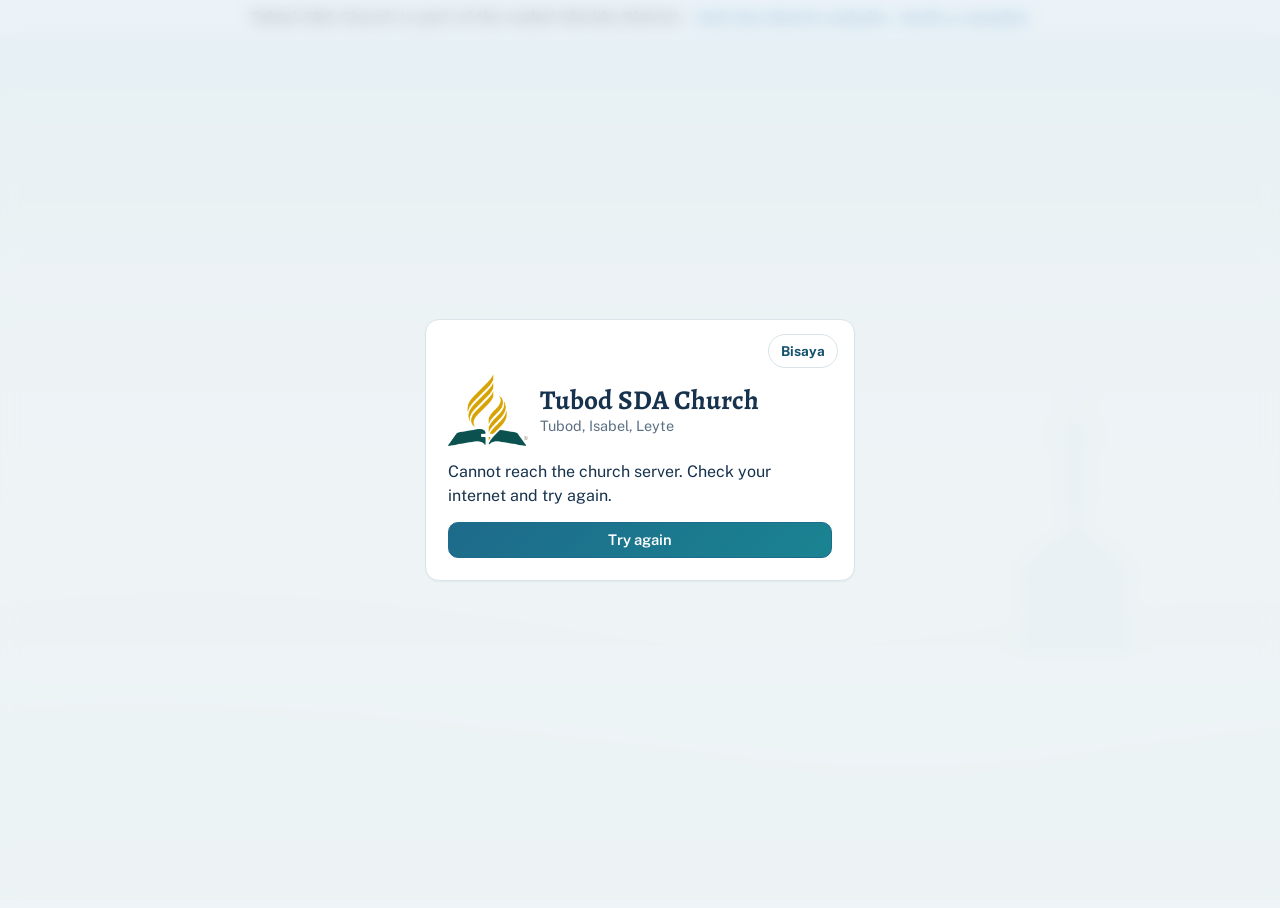
<file: index.html>
<!DOCTYPE html>
<html lang="en">
<head>
<meta charset="utf-8">
<meta name="viewport" content="width=device-width, initial-scale=1">
<title>Tubod SDA Church</title>
<meta name="description" content="Our church family page: announcements, prayer requests, sermons and members.">
<meta name="theme-color" content="#1D6A8A">
<link rel="manifest" href="manifest.json">
<link rel="icon" href="icon-192.png">
<link rel="apple-touch-icon" href="icon-192.png">
<!-- Link preview in Messenger and Facebook. If your GitHub name or repository name is different, change the two web addresses below. -->
<meta property="og:type" content="website">
<meta property="og:site_name" content="Tubod SDA Church">
<meta property="og:title" content="Tubod SDA Church family page">
<meta property="og:description" content="Announcements, prayer requests, sermons and members of our church family in Tubod, Isabel, Leyte.">
<meta property="og:url" content="https://mvcashbel-art.github.io/Tubod-SDA/">
<meta property="og:image" content="https://mvcashbel-art.github.io/Tubod-SDA/og-image.jpg">
<meta property="og:image:width" content="1200">
<meta property="og:image:height" content="630">
<meta name="twitter:card" content="summary_large_image">
<link rel="preconnect" href="https://script.google.com">
<link rel="preconnect" href="https://script.googleusercontent.com">
<link rel="preconnect" href="https://lh3.googleusercontent.com">
<link rel="preconnect" href="https://fonts.googleapis.com">
<link rel="preconnect" href="https://fonts.gstatic.com" crossorigin>
<link href="https://fonts.googleapis.com/css2?family=Alegreya:wght@500;700&family=Public+Sans:wght@400;500;600&display=swap" rel="stylesheet" media="print" onload="this.media='all'">
<noscript><link href="https://fonts.googleapis.com/css2?family=Alegreya:wght@500;700&family=Public+Sans:wght@400;500;600&display=swap" rel="stylesheet"></noscript>
<style>.ev-cal{margin-top:6px}

:root{--pageW:1100px;
  /* Layout idea: sticky top bar, one feed column beside a Sabbath sidebar; bottom tabs on phones.
     Light lake-blue and paper white, Sabbath gold only where the Sabbath is concerned. */
  --bg:#EEF4F7; --card:#FFFFFF; --ink:#17324D; --muted:#5B7083; --line:#D9E4EA;
  --accent:#1D6A8A; --accent-dark:#14516B; --soft:#E3F0F5; --soft2:#EAF3F7; --gold:#D79A22; --gold-soft:#FBF1D9; --leaf:#3F8060; --danger:#B0433A;
  --display:'Alegreya',Georgia,serif; --body:'Public Sans',system-ui,-apple-system,'Segoe UI',sans-serif;
  --radius:14px;
  color-scheme:light;
}
*{box-sizing:border-box}
html,body{margin:0}
body{background:var(--bg);color:var(--ink);font:400 16px/1.5 var(--body);-webkit-text-size-adjust:100%}
.bg{position:fixed;inset:0;z-index:-2;background-color:var(--bg);background-position:center;background-size:cover;background-repeat:no-repeat;
  background-image:url("data:image/svg+xml,%3Csvg xmlns='http://www.w3.org/2000/svg' viewBox='0 0 1600 900' preserveAspectRatio='xMidYMid slice'%3E%3Cdefs%3E%3ClinearGradient id='s' x1='0' y1='0' x2='0' y2='1'%3E%3Cstop offset='0' stop-color='%23BFDDEB'/%3E%3Cstop offset='.72' stop-color='%23F4ECD5'/%3E%3C/linearGradient%3E%3C/defs%3E%3Crect width='1600' height='900' fill='url(%23s)'/%3E%3Cpath d='M0 640C300 560 520 600 800 640S1300 560 1600 620V900H0Z' fill='%23CFE3D6'/%3E%3Cg fill='%238FAEC0'%3E%3Crect x='1180' y='575' width='110' height='80'/%3E%3Cpath d='M1170 575L1235 520L1300 575Z'/%3E%3Crect x='1225' y='440' width='20' height='80'/%3E%3Cpath d='M1222 440L1235 405L1248 440Z'/%3E%3Crect x='1233' y='380' width='4' height='28'/%3E%3Crect x='1226' y='388' width='18' height='4'/%3E%3C/g%3E%3Cpath d='M0 740C260 680 560 720 900 760S1360 700 1600 740V900H0Z' fill='%23B7D5C3'/%3E%3C/svg%3E")}
.veil{position:fixed;inset:0;z-index:-1;background:linear-gradient(180deg,rgba(238,244,247,.35),rgba(238,244,247,.82) 45%,rgba(238,244,247,.9))}
h1,h2,h3{font-family:var(--display);font-weight:700;margin:0;text-wrap:balance;line-height:1.15}
p{margin:0}
a{color:var(--accent)}
button,input,select,textarea{font:inherit;color:inherit}
:focus-visible{outline:2px solid var(--accent);outline-offset:2px}
[hidden]{display:none!important}
.ic{width:20px;height:20px;flex:none}

/* shared videos */
.vid{margin:10px 0 2px;border-radius:12px;overflow:hidden;background:#0d1b26;aspect-ratio:16/9;position:relative}
.vid iframe{position:absolute;inset:0;width:100%;height:100%;border:0}
.vid-play{position:absolute;inset:0;width:100%;height:100%;border:0;padding:0;background:linear-gradient(135deg,#17324d,#1D6A8A);cursor:pointer;display:grid;place-items:center}
.vid-play img{position:absolute;inset:0;width:100%;height:100%;object-fit:cover}
.vid-btn{position:relative;width:64px;height:64px;border-radius:50%;background:rgba(0,0,0,.62);border:2px solid #fff}
.vid-btn::after{content:"";position:absolute;left:25px;top:18px;border-left:20px solid #fff;border-top:14px solid transparent;border-bottom:14px solid transparent}
.vid-play:hover .vid-btn,.vid-play:focus-visible .vid-btn{background:var(--accent)}
.vid-src{position:absolute;left:10px;bottom:8px;color:#fff;font-size:.78rem;font-weight:600;background:rgba(0,0,0,.55);padding:3px 8px;border-radius:999px}
.p-text a,.tx a{color:var(--accent);word-break:break-all}

/* top bar */
.top{position:sticky;top:0;z-index:20;background:rgba(255,255,255,.92);backdrop-filter:blur(8px);border-bottom:1px solid var(--line)}
.top-in{max-width:var(--pageW);margin:0 auto;padding:12px 16px;display:flex;align-items:center;gap:20px}
.brand{display:flex;align-items:center;gap:12px;text-decoration:none;color:var(--ink);min-width:0}
.mark{height:56px;display:block;flex:none}
.mark img{height:100%;width:auto;display:block}
.auth-brand .mark{height:72px}
.brand b{display:block;font:700 1.4rem/1.1 var(--display);white-space:nowrap}
.brand small{display:block;color:var(--muted);font-size:.85rem;line-height:1.2}
.dnav{display:flex;gap:4px;margin-left:12px}
.dnav a{display:flex;align-items:center;gap:7px;padding:8px 12px;border-radius:10px;text-decoration:none;color:var(--muted);font-weight:500;font-size:.95rem}
.dnav a:hover{background:#EEF4F7;color:var(--ink)}
.dnav a.on{color:var(--accent-dark);background:var(--soft)}
.dnav a{white-space:nowrap}
@media (max-width:1380px){.dnav{margin-left:6px;gap:2px}.dnav a{padding:8px 9px;font-size:.92rem}.dnav a .ic{display:none}.brand{flex:0 1 auto}.brand b{overflow:hidden;text-overflow:ellipsis}}
.top-r{margin-left:auto;display:flex;align-items:center;gap:8px}
.icon-btn{width:38px;height:38px;border-radius:10px;border:0;background:transparent;display:grid;place-items:center;cursor:pointer;color:var(--muted)}
.icon-btn:hover{background:#EEF4F7;color:var(--ink)}
.me-btn{border:0;background:none;padding:0;cursor:pointer;border-radius:50%;display:block}

/* layout */
.shell{max-width:var(--pageW);margin:0 auto;padding:20px 16px 40px;display:grid;grid-template-columns:minmax(0,1fr) 300px;gap:22px;align-items:start}
.shell.full{grid-template-columns:minmax(0,1fr)}
.side{position:sticky;top:calc(var(--topH,62px) + var(--stripH,0px) + 16px);display:flex;flex-direction:column;gap:14px}
#view{display:flex;flex-direction:column;gap:14px;min-width:0}
.card{background:var(--card);border:1px solid var(--line);border-radius:var(--radius);padding:16px;box-shadow:0 1px 2px rgba(23,50,77,.05)}
.sec{font-size:1.25rem;margin-top:6px}
.page-head{display:flex;align-items:flex-end;gap:12px;flex-wrap:wrap}
.page-head h1{font-size:1.9rem}
.page-head p{color:var(--muted);flex-basis:100%;max-width:60ch}
.page-head .btn{margin-left:auto}
#banner:empty{display:none}
.note{padding:12px 14px;border-radius:12px;background:var(--soft);color:var(--accent-dark);font-size:.92rem}
.note.warn{background:var(--gold-soft);color:#6B4A07}
.empty{padding:28px 16px;text-align:center;color:var(--muted)}

/* buttons */
.btn{display:inline-flex;align-items:center;justify-content:center;gap:7px;border:1px solid var(--line);background:#fff;border-radius:10px;padding:8px 14px;font-weight:600;font-size:.92rem;cursor:pointer;text-decoration:none;color:var(--ink);line-height:1.2}
.btn:hover{background:#F4F8FA}
.btn.primary{background:var(--accent);border-color:var(--accent);color:#fff}
.btn.primary:hover{background:var(--accent-dark)}
.btn.primary:disabled{opacity:.5;cursor:default}
.btn.quiet{border-color:transparent;background:transparent;color:var(--muted)}
.btn.quiet:hover{background:#EEF4F7}
.btn.danger{color:var(--danger)}
.btn.sm{padding:6px 10px;font-size:.85rem}
.btn.danger-fill{background:var(--danger);border-color:var(--danger);color:#fff}

/* avatars */
.av{display:inline-grid;place-items:center;border-radius:50%;object-fit:cover;flex:none;font-weight:600;overflow:hidden}
.av.sm{width:30px;height:30px;font-size:.75rem}
.av.md{width:42px;height:42px;font-size:.9rem}
.av.lg{width:64px;height:64px;font-size:1.2rem}
.av.xl{width:180px;height:180px;font-size:3.4rem;border:6px solid #fff}
.av.sys{background:#fff;border:1px solid var(--line)}
.av.sys img{width:74%;height:74%;object-fit:contain}
.av.sys .ic{width:55%;height:55%}

/* composer */
.composer{display:flex;flex-direction:column;gap:10px}
.c-row{display:flex;gap:12px;align-items:flex-start}
.c-row textarea{flex:1;border:1px solid var(--line);border-radius:12px;padding:10px 12px;resize:none;min-height:46px;background:#F7FAFB;line-height:1.45}
.c-row textarea:focus{background:#fff}
.prev{display:flex;gap:8px;flex-wrap:wrap}
.prev .pv{position:relative}
.prev img{width:84px;height:84px;object-fit:cover;border-radius:10px;display:block}
.prev button{position:absolute;top:-6px;right:-6px;width:24px;height:24px;border-radius:50%;border:0;background:var(--ink);color:#fff;cursor:pointer;display:grid;place-items:center;padding:0}
.prev button .ic{width:14px;height:14px}
.c-cats{display:flex;gap:6px;flex-wrap:wrap}
.c-acts{display:flex;gap:8px;align-items:center;flex-wrap:wrap}
.c-acts #cPost{margin-left:auto}
.chip{border:1px solid var(--line);background:#fff;border-radius:999px;padding:5px 12px;font-size:.85rem;font-weight:500;cursor:pointer;color:var(--muted)}
.chip:hover{background:#F4F8FA}
.chip.on{background:var(--ink);border-color:var(--ink);color:#fff}
.pin-opt{display:flex;align-items:center;gap:6px;font-size:.85rem;color:var(--muted)}
.filters{display:flex;gap:6px;flex-wrap:wrap}

/* posts */
.post{display:flex;flex-direction:column;gap:10px}
.p-head{display:flex;gap:11px;align-items:center}
.p-who{flex:1;min-width:0}
.p-name{border:0;background:none;padding:0;font-weight:600;cursor:pointer;color:var(--ink);text-align:left}
.p-name:hover{text-decoration:underline}
.p-meta{font-size:.82rem;color:var(--muted);display:flex;gap:6px;align-items:center;flex-wrap:wrap}
.tag{font-size:.74rem;font-weight:600;padding:1px 8px;border-radius:999px;background:var(--soft);color:var(--accent-dark)}
.tag.prayer{background:#E1F0E8;color:#2B5E43}
.tag.testimony{background:var(--gold-soft);color:#6B4A07}
.tag.announcement{background:var(--ink);color:#fff}
.tag.pinned{background:#fff;border:1px solid var(--line);color:var(--muted);display:inline-flex;gap:4px;align-items:center}
.tag.pinned .ic{width:12px;height:12px}
.p-text{white-space:pre-wrap;overflow-wrap:anywhere}
.shots{display:grid;gap:4px;border-radius:12px;overflow:hidden}
.shots.g1{grid-template-columns:1fr}
.shots.g2{grid-template-columns:1fr 1fr}
.shots.g3{grid-template-columns:2fr 1fr;grid-template-rows:1fr 1fr}
.shots.g3 img:first-child{grid-row:1/3}
.shots img{width:100%;height:100%;object-fit:cover;display:block;background:#E8EFF3;cursor:zoom-in;min-height:120px;max-height:460px}
.shots.g1 img{max-height:520px}
.acts{display:flex;gap:4px;border-top:1px solid var(--line);padding-top:8px;margin-top:2px}
.acts .btn{padding:6px 10px}
.acts .btn.on{color:var(--danger)}
.acts .btn.on .ic{fill:currentColor}
.acts .sp{flex:1}
.comments{display:flex;flex-direction:column;gap:8px}
.cm{display:flex;gap:9px;align-items:flex-start}
.cm-b{background:#F2F7F9;border-radius:12px;padding:7px 12px;min-width:0;flex:0 1 auto}
.cm-b b{font-size:.86rem;font-weight:600}
.cm-b p{font-size:.93rem;overflow-wrap:anywhere;white-space:pre-wrap}
.cm .x{opacity:.0;border:0;background:none;cursor:pointer;color:var(--muted);padding:4px}
.cm:hover .x,.cm .x:focus-visible{opacity:1}
.c-form{display:flex;gap:8px}
.c-form input{flex:1;min-width:0;border:1px solid var(--line);border-radius:999px;padding:8px 14px;background:#F7FAFB}

/* always-visible announcement strip */
.ann-strip{position:sticky;top:var(--topH,62px);z-index:15;max-width:var(--pageW);margin:0 auto;padding:10px 16px 0}
.ann-strip:empty{display:none}
.ann-strip a{display:flex;gap:12px;align-items:center;text-decoration:none;color:var(--ink);background:var(--gold-soft);border:1px solid #EBD59B;border-radius:12px;padding:9px 14px;box-shadow:0 2px 8px rgba(23,50,77,.08)}
.ann-strip a:hover{background:#F8E9C2}
.ann-strip .iw{width:34px;height:34px;border-radius:50%;background:var(--gold);color:#fff;display:grid;place-items:center;flex:none}
.ann-strip .bd{min-width:0;display:flex;flex-direction:column}
.ann-strip b{font-size:.72rem;letter-spacing:.06em;text-transform:uppercase;color:#7A5A12}
.ann-strip .t{display:-webkit-box;-webkit-line-clamp:2;-webkit-box-orient:vertical;overflow:hidden;font-size:.94rem;overflow-wrap:anywhere}
.ann-strip .more{margin-left:auto;font-size:.8rem;font-weight:600;color:#7A5A12;white-space:nowrap}

.sab-w{display:none}
@media (max-width:900px){.sab-w{display:block;margin-top:6px;padding-top:6px;border-top:1px solid #EBD59B;font-size:.88rem;color:#5E4710}.sab-w b{font-weight:700;color:#3d2f08}}
.annline{display:flex;gap:10px;align-items:center;text-decoration:none;color:var(--ink);background:var(--gold-soft);border:1px solid #EBD59B;border-radius:12px;padding:6px 12px;min-width:0}
.annline .iw{width:26px;height:26px;border-radius:50%;background:var(--gold);color:#fff;display:grid;place-items:center;flex:none}.annline .iw .ic{width:15px;height:15px}
.annline .al{min-width:0;flex:1;overflow:hidden;text-overflow:ellipsis;white-space:nowrap;font-size:.9rem}.annline .al b{font-size:.7rem;letter-spacing:.05em;text-transform:uppercase;color:#7A5A12;margin-right:4px}
.annline .more{font-size:.78rem;font-weight:600;color:#7A5A12;white-space:nowrap}
#annSlot:empty{display:none}
/* announcements as a chat thread */
.chat{display:flex;flex-direction:column;padding:0;overflow:hidden;height:calc(100dvh - 190px);min-height:440px}
.chat-head{display:flex;align-items:center;gap:12px;padding:12px 16px;border-bottom:1px solid var(--line);background:#fff}
.chat-head b{display:block;font:700 1.2rem/1.1 var(--display)}
.chat-head small{color:var(--muted)}
.msgs{flex:1;overflow-y:auto;padding:16px;display:flex;flex-direction:column;gap:14px;background:#F5F9FB}
.day{align-self:center;font-size:.74rem;color:var(--muted);background:#E3ECF1;border-radius:999px;padding:2px 12px}
.msg{display:flex;gap:8px;align-items:flex-end;max-width:90%}
.msg.me{align-self:flex-end;flex-direction:row-reverse}
.mcol{display:flex;flex-direction:column;min-width:0}
.msg.me .mcol{align-items:flex-end}
.bub{background:#fff;border:1px solid var(--line);border-radius:18px 18px 18px 6px;padding:9px 14px;min-width:0}
.msg.me .bub{background:var(--accent);border-color:var(--accent);color:#fff;border-radius:18px 18px 6px 18px}
.bub .who{font-size:.76rem;font-weight:600;color:var(--muted);margin-bottom:2px}
.msg.me .bub .who{display:none}
.bub .tx{white-space:pre-wrap;overflow-wrap:anywhere}
.bub .shots{margin-top:8px}
.m-info{font-size:.72rem;color:var(--muted);margin-top:3px;display:flex;gap:2px 6px;align-items:center;flex-wrap:wrap;padding:0 6px}
.m-info button,.m-info a{border:0;background:none;padding:3px 6px;cursor:pointer;color:var(--muted);font-size:.74rem;font-weight:600;display:inline-flex;gap:4px;align-items:center;border-radius:8px;text-decoration:none}
.m-info button:hover,.m-info a:hover{background:#E3ECF1}
.m-info button.on{color:var(--danger)}
.m-info button.on .ic{fill:currentColor}
.m-info .ic{width:13px;height:13px}
.reps{display:flex;flex-direction:column;gap:6px;margin-top:6px;width:100%;min-width:240px}
.rep{display:flex;gap:6px;align-items:flex-start}
.rep .rb{background:#E3ECF1;border-radius:14px;padding:6px 12px;font-size:.9rem;min-width:0;overflow-wrap:anywhere;white-space:pre-wrap}
.rep .rb b{font-size:.76rem;display:block;font-weight:600;color:var(--muted)}
.rep .x{border:0;background:none;cursor:pointer;color:var(--muted);padding:4px}
.chat-in{display:flex;gap:8px;padding:10px 12px;border-top:1px solid var(--line);background:#fff;align-items:flex-end}
.chat-in textarea{flex:1;border:1px solid var(--line);border-radius:20px;padding:9px 14px;resize:none;max-height:120px;background:#F5F9FB;line-height:1.4}
.chat-in .btn{border-radius:20px;padding:9px 18px}
.chat-in p{padding:4px 6px}

/* sidebar */
.sabbath{background:var(--gold-soft);border-color:#EBD59B}
.eyebrow{font-size:.74rem;font-weight:600;letter-spacing:.06em;text-transform:uppercase;color:#7A5A12}
.sabbath h2{font-size:1.55rem;margin:4px 0 2px}
.sabbath p{font-size:.88rem;color:#5E4710}
.side h3{font-size:1.05rem;margin-bottom:6px}
.side .muted,.muted{color:var(--muted);font-size:.9rem}
.verse{font-family:var(--display);font-size:1.1rem;line-height:1.35}
.sched{white-space:pre-wrap;font-size:.92rem}

/* library */
.tools{display:flex;gap:8px;flex-wrap:wrap;align-items:center}
.tools input[type=search]{flex:1;min-width:180px;border:1px solid var(--line);border-radius:10px;padding:8px 12px;background:#fff}
.grid{display:grid;grid-template-columns:repeat(auto-fill,minmax(250px,1fr));gap:12px}
.file{display:flex;flex-direction:column;gap:10px}
.f-head{display:flex;gap:11px;align-items:flex-start}
.f-ico{width:40px;height:40px;border-radius:10px;background:var(--soft);color:var(--accent-dark);display:grid;place-items:center;flex:none}
.f-head h3{font-size:1.1rem;overflow-wrap:anywhere}
.meta{font-size:.8rem;color:var(--muted)}
.f-desc{font-size:.92rem;overflow-wrap:anywhere}
.file audio,.file video{width:100%;border-radius:10px}
.f-img{width:100%;max-height:200px;object-fit:cover;border-radius:10px;display:block;cursor:zoom-in}
.f-act{display:flex;gap:6px;margin-top:auto}

/* members + profile */
.mem{display:flex;gap:12px;align-items:center;text-align:left;cursor:pointer;width:100%;background:var(--card)}
.mem:hover{border-color:#B9CDD8}
.mem b{display:block}
.mem span.s{display:block;font-size:.85rem;color:var(--muted)}
.pf{padding:0;overflow:hidden}
.cover{height:auto;aspect-ratio:5/2;min-height:170px;max-height:440px;background:linear-gradient(120deg,#BFDDEB,#E7EFD9 60%,#F4E7BE);position:relative}
.cover>img{position:absolute;inset:0;width:100%;height:100%;object-fit:cover;cursor:zoom-in}
.pf-av{position:absolute;left:18px;bottom:0;transform:translateY(50%);z-index:2}
.pf-main{position:relative;padding:14px 18px 4px}
.pf-id{padding:0 0 4px 216px;min-height:96px}
.pf-id h1{font-size:2rem}
.role{color:var(--accent-dark);font-weight:600}
.pf-body{padding:14px 18px 18px;display:flex;flex-direction:column;gap:12px}
.facts{display:flex;gap:18px;flex-wrap:wrap;font-size:.9rem;color:var(--muted)}
.st-pill{display:inline-block;font-size:.74rem;font-weight:700;padding:1px 9px;border-radius:999px;margin-top:3px;letter-spacing:.01em}
.st-inactive{background:#EEF1F4;color:#4F5F6E}.st-backslidden{background:#FBF1D9;color:#8A5A07}
.st-offshoot{background:#F7E4E2;color:#8F332B}.st-deceased{background:#E9E4F2;color:#4B3B6B}
.mem.dead{background:#FAF9FC}.mem.dead .av{filter:grayscale(1)}
.st-box{margin-top:12px;padding:12px 14px;border-radius:12px;border:1px solid var(--line);background:#FAFCFD}
.st-box.st-deceased,.st-box.st-inactive,.st-box.st-backslidden,.st-box.st-offshoot{font-size:.92rem}
.st-box h3{font-size:1rem;margin:0 0 4px}.st-box p{margin:2px 0;white-space:pre-wrap;overflow-wrap:anywhere}
.fset{border:1px solid var(--line);border-radius:12px;padding:4px 12px 2px;margin:4px 0 12px}.fset legend{font-weight:700;font-size:.9rem;padding:0 6px;color:var(--accent-dark)}
.se-seg{display:flex;gap:6px;flex-wrap:wrap;position:sticky;top:0;background:#fff;padding:4px 0 8px;z-index:2}
.se-row{border:1px solid var(--line);border-radius:12px;padding:10px 12px;display:flex;flex-direction:column;gap:6px}
.se-row .orig{font-size:.85rem;color:var(--muted);overflow-wrap:anywhere}.se-row .orig b{color:var(--ink);font-weight:600}
.se-two{display:grid;grid-template-columns:1fr 1fr;gap:8px}@media (max-width:520px){.se-two{grid-template-columns:1fr}}
.se-row input:not([type=checkbox]),.se-row select{border:1px solid var(--line);border-radius:10px;padding:8px 10px;background:#F7FAFB;width:100%;min-width:0;font:inherit}
.se-acts select{width:auto;flex:none}.se-acts .pin-opt{white-space:nowrap}
.se-tab{display:grid;grid-template-columns:auto 1fr;gap:8px 10px;align-items:center}
.se-tab .ti{width:36px;height:36px;border-radius:10px;background:var(--soft);color:var(--accent-dark);display:grid;place-items:center}
.se-acts{display:flex;gap:6px;flex-wrap:wrap;align-items:center}
.sw-list{display:flex;gap:8px;flex-wrap:wrap}.sw-list label{display:flex;flex-direction:column;align-items:center;gap:4px;font-size:.8rem;cursor:pointer}
.sw-list .sw{width:40px;height:40px;border-radius:50%;border:3px solid #fff;box-shadow:0 0 0 1px var(--line)}
.sw-list input{position:absolute;opacity:0;pointer-events:none}.sw-list input:checked+.sw{box-shadow:0 0 0 3px var(--ink)}.sw-list input:focus-visible+.sw{outline:2px solid var(--ink);outline-offset:3px}
.logo-prev{width:96px;height:96px;border-radius:16px;border:1px solid var(--line);display:grid;place-items:center;background:#fff;overflow:hidden}.logo-prev img{max-width:88%;max-height:88%}
.auth-new{margin:12px 0 0;text-align:center;font-size:.92rem;color:var(--muted)}.auth-new .linkish{color:var(--accent);font-weight:600}
.vrow.done{opacity:.6}.vrow .mi{gap:2px}
.give .card-h{display:flex;justify-content:space-between;align-items:center}
.give-qr{text-align:center;margin:8px 0}.give-qr img{max-width:200px;width:70%;border:1px solid var(--line);border-radius:12px;cursor:zoom-in;background:#fff;padding:6px}.give-qr small{display:block;color:var(--muted);font-size:.8rem;margin-top:4px}
.give-dl{display:grid;grid-template-columns:auto 1fr;gap:4px 10px;margin:8px 0 0}.give-dl dt{color:var(--muted)}.give-dl dd{margin:0;font-weight:600;overflow-wrap:anywhere}
.give-num{display:flex;align-items:center;gap:8px;flex-wrap:wrap}.give-note{margin:8px 0 0;white-space:pre-wrap;font-size:.92rem}
.give-tip{margin:8px 0 0;font-size:.82rem;color:var(--muted)}
.duty-dl{display:grid;grid-template-columns:minmax(110px,auto) 1fr;gap:5px 10px;margin:8px 0 0}.duty-dl dt{color:var(--muted);margin:0}.duty-dl dd{margin:0;font-weight:600;overflow-wrap:anywhere}
.dir{font-size:.9rem}.dir-grid{display:grid;grid-template-columns:repeat(2,1fr);gap:8px;margin-top:10px}
.dir-c{display:flex;gap:8px;align-items:center;border:1px solid var(--line);border-radius:10px;padding:7px 9px;break-inside:avoid}
.dir-i{display:flex;flex-direction:column;min-width:0}.dir-i b{overflow-wrap:anywhere}.dir-i span{font-size:.8rem;color:var(--muted)}.dir-fam{font-style:italic}
@media print{.dir-grid{grid-template-columns:repeat(3,1fr)}#printArea .dir{font-size:10pt}}
.off-empty{display:flex;gap:12px;align-items:center;justify-content:space-between;flex-wrap:wrap}.off-empty h3{margin:0 0 2px}
.officers .card-h{display:flex;justify-content:space-between;align-items:center}.officers .card-h .meta{font-weight:400}
.off-list{margin:8px 0 0;display:grid;grid-template-columns:1fr 1fr;gap:0}@media (max-width:560px){.off-list{grid-template-columns:1fr}}
.off-row{display:grid;grid-template-columns:minmax(120px,44%) 1fr;gap:10px;padding:7px 2px;border-bottom:1px solid var(--line)}
.off-row dt{color:var(--muted);margin:0}.off-row dd{margin:0;font-weight:600;overflow-wrap:anywhere}
.off-edit{display:grid;grid-template-columns:1fr 1fr auto;gap:6px;align-items:center;margin-bottom:6px}
.off-edit input{border:1px solid var(--line);border-radius:10px;padding:8px 10px;font:inherit;background:#F7FAFB;min-width:0}
.off-edit .mv{display:flex}.off-edit .icon-btn.danger{color:var(--danger)}
.lv-help{margin:0 0 10px;font-size:.9rem}.lv-help summary{cursor:pointer;color:var(--accent-dark);font-weight:600}.lv-help ul{margin:6px 0 0 18px;padding:0;display:flex;flex-direction:column;gap:4px}
.msel{border:1px solid var(--line);border-radius:999px;padding:5px 10px;font:inherit;font-size:.85rem;background:#fff;max-width:100%}
.rec-tools{display:flex;gap:8px;flex-wrap:wrap;align-items:flex-end;margin-bottom:10px}.rec-tools > input[type=search]{flex:1 1 200px;border:1px solid var(--line);border-radius:10px;padding:8px 12px;font:inherit;background:#F7FAFB}
.rec-tools select{border:1px solid var(--line);border-radius:10px;padding:8px 10px;font:inherit;background:#fff}
.rec-h{font-size:1rem;margin:14px 0 6px}.rec-list{display:flex;flex-direction:column;border:1px solid var(--line);border-radius:12px;overflow:hidden}
.rec-row{display:flex;gap:10px;align-items:center;padding:9px 12px;border:0;border-bottom:1px solid var(--line);background:#fff;text-align:left;font:inherit;color:inherit;width:100%}
.rec-row:last-child{border-bottom:0}button.rec-row{cursor:pointer}button.rec-row:hover{background:var(--soft2)}
.rec-main{display:flex;flex-direction:column;gap:2px;flex:1;min-width:0;overflow-wrap:anywhere}.rec-main .st-pill{align-self:flex-start}
.at-list{display:grid;grid-template-columns:repeat(auto-fill,minmax(220px,1fr));gap:6px;max-height:46vh;overflow-y:auto;padding:2px}
.at-row{display:flex;gap:8px;align-items:center;border:1px solid var(--line);border-radius:10px;padding:6px 10px;cursor:pointer;background:#fff}
.at-row:has(input:checked){background:var(--soft);border-color:var(--accent)}.at-row input{width:20px;height:20px;accent-color:var(--accent)}.at-row[hidden]{display:none}
.grp{display:flex;flex-direction:column;gap:10px}.grp-open{border:0;background:none;text-align:left;padding:0;cursor:pointer;font:inherit;color:inherit}.grp-open h3{margin:0 0 4px}
.grp-av{display:flex;align-items:center;gap:4px;flex-wrap:wrap}.grp-av .av{margin-right:-8px;border:2px solid #fff}.grp-av .meta{margin-left:14px}
.grp-head h1{margin:2px 0 6px}.linkish{border:0;background:none;padding:0;color:var(--accent);cursor:pointer;font:inherit}
.grp-mem{display:flex;flex-wrap:wrap;gap:6px}.chipmem{display:inline-flex;align-items:center;border:1px solid var(--line);border-radius:999px;background:#fff;padding:2px 4px 2px 2px}
.chipmem button{border:0;background:none;display:inline-flex;align-items:center;gap:6px;cursor:pointer;font:inherit;color:inherit;padding:0 6px 0 0}.chipmem .x{color:var(--muted);padding:2px}.chipmem .x .ic{width:14px;height:14px}
.grp-post textarea{width:100%;border:1px solid var(--line);border-radius:10px;padding:10px 12px;font:inherit;resize:vertical;background:#F7FAFB;margin-bottom:8px}
.grp-page{display:flex;flex-direction:column;gap:14px}.grp-tag{cursor:pointer;border:0}
.fam{margin-top:10px;padding-top:10px;border-top:1px dashed var(--line)}.fam-h{margin:0 0 6px;font-size:.9rem;color:var(--muted)}.fam-h b{color:var(--ink)}
.bul-wrap{border:1px solid var(--line);border-radius:12px;padding:16px;background:#fff;max-height:60vh;overflow-y:auto}
.bul{font-size:.95rem;color:#1b2a36}.bul-h{display:flex;gap:12px;align-items:center;border-bottom:2px solid var(--accent);padding-bottom:10px;margin-bottom:10px}.bul-h img{width:56px;height:56px;object-fit:contain}
.bul-h h2{margin:0;font-size:1.25rem}.bul-h p{margin:0;color:var(--muted)}.bul-h .bul-date{color:var(--accent-dark);font-weight:700}
.bul section{margin:10px 0}.bul h3{font-size:.95rem;margin:0 0 4px;color:var(--accent-dark);text-transform:uppercase;letter-spacing:.03em}
.bul dl{display:grid;grid-template-columns:minmax(120px,auto) 1fr;gap:2px 12px;margin:0}.bul dt{color:var(--muted)}.bul dd{margin:0;font-weight:600}
.bul ul{margin:0;padding-left:18px}.bul-verse{font-style:italic}.bul-foot{text-align:center;color:var(--muted);margin-top:14px}
#printArea{display:none}
@media print{body.printing > *:not(#printArea){display:none !important}body.printing #printArea{display:block}body.printing{background:#fff}#printArea .bul{font-size:11pt}}
.mem-tools{display:flex;gap:8px;flex-wrap:wrap;align-items:center;margin-bottom:12px}
.facts b{color:var(--ink);font-weight:600}
.facts.bapt{margin-top:8px;padding-top:8px;border-top:1px dashed var(--line)}
.quote{font-family:var(--display);font-size:1.2rem;line-height:1.35;padding-left:14px;border-left:3px solid var(--gold)}

/* modal */
.modal{position:fixed;inset:0;z-index:50;background:rgba(23,50,77,.45);display:grid;place-items:center;padding:16px;overflow-y:auto}
.sheet{background:#fff;border-radius:16px;width:100%;max-width:480px;max-height:calc(100% - 8px);overflow-y:auto;box-shadow:0 20px 50px rgba(23,50,77,.3)}
.sheet.wide{max-width:560px}
.sheet>header{display:flex;align-items:center;padding:14px 16px 6px 20px}
.sheet>header h2{flex:1;font-size:1.4rem}
.m-body{padding:6px 20px 20px;display:flex;flex-direction:column;gap:12px}
.fld{display:flex;flex-direction:column;gap:4px;font-size:.88rem;font-weight:600}
.fld input,.fld select,.fld textarea{border:1px solid var(--line);border-radius:10px;padding:9px 12px;font-weight:400;background:#F7FAFB;width:100%}
.fld textarea{resize:vertical;min-height:70px}
.fld small{font-weight:400;color:var(--muted)}
.m-actions{display:flex;gap:8px;justify-content:flex-end;margin-top:4px}
.lightbox{position:fixed;inset:0;z-index:60;background:rgba(10,24,38,.88);display:grid;place-items:center;padding:16px;cursor:zoom-out}
.lightbox{flex-direction:column;gap:10px}
.lightbox img{max-width:100%;max-height:calc(100% - 64px);border-radius:8px;object-fit:contain}
.lb-bar{display:flex;gap:10px;align-items:center;flex-wrap:wrap;justify-content:center;color:#fff;font-size:.86rem;cursor:default}
.lb-bar a{color:#fff;border:1px solid rgba(255,255,255,.55);border-radius:999px;padding:5px 12px;text-decoration:none;font-weight:600}
.lb-bar a:hover{background:rgba(255,255,255,.18)}
.lb-meta{opacity:.9;overflow-wrap:anywhere;text-align:center}
.vid-lb{cursor:zoom-out}
.vlb-stage{position:relative;width:min(1180px,100%);aspect-ratio:16/9;max-height:calc(100% - 56px);background:#000;border-radius:12px;overflow:hidden;cursor:default;box-shadow:0 10px 40px rgba(0,0,0,.5)}
.vlb-el{position:absolute;inset:0;width:100%;height:100%;border:0;background:#000;object-fit:contain;display:block}
.vlb-x{color:#fff;background:rgba(255,255,255,.14);border:1px solid rgba(255,255,255,.55);border-radius:999px;padding:5px 14px;font-weight:600;cursor:pointer;font:inherit}
.vlb-x:hover{background:rgba(255,255,255,.28)}
.shots.gn{grid-template-columns:repeat(auto-fill,minmax(140px,1fr))}
.shots.gn img{aspect-ratio:1;min-height:0}
#toast{position:fixed;left:50%;bottom:84px;transform:translateX(-50%);background:var(--ink);color:#fff;padding:10px 16px;border-radius:12px;font-size:.92rem;z-index:70;max-width:calc(100% - 32px);opacity:0;pointer-events:none;transition:opacity .2s}
#toast.on{opacity:1}
#upbar{position:fixed;left:50%;bottom:132px;transform:translateX(-50%);width:min(440px,calc(100% - 24px));background:#fff;border:1px solid var(--line);border-radius:14px;box-shadow:0 8px 28px rgba(23,50,77,.22);padding:12px 14px;z-index:60}
#upbar[hidden]{display:none}
#upbar b{display:block;font-size:.92rem;overflow:hidden;text-overflow:ellipsis;white-space:nowrap}
#upbar .up-meta{font-size:.82rem;color:var(--muted);margin:2px 0 8px}
.up-track{height:8px;border-radius:99px;background:#E3ECF1;overflow:hidden}
.up-fill{height:100%;width:0;background:var(--accent);transition:width .3s}
#upbar .up-row{display:flex;gap:8px;justify-content:flex-end;margin-top:10px}
#upbar.err .up-fill{background:#B3382C}
.prev .vfile{display:flex;align-items:center;gap:8px;background:var(--soft2);border-radius:10px;padding:8px 34px 8px 12px;position:relative;font-size:.88rem;max-width:100%}
.prev .vfile span{overflow:hidden;text-overflow:ellipsis;white-space:nowrap}
.alb-open{all:unset;box-sizing:border-box;display:flex;flex-direction:column;gap:8px;width:100%;cursor:pointer;color:inherit}
.alb-open:focus-visible{outline:2px solid var(--accent);outline-offset:4px;border-radius:12px}
.alb-open h3{font-size:1.1rem;overflow-wrap:anywhere}
.alb-cover{height:160px;border-radius:10px;overflow:hidden;display:grid;gap:3px;background:#DCE8EE;grid-template-columns:1fr 1fr;grid-template-rows:1fr 1fr}
.alb-cover img{width:100%;height:100%;object-fit:cover;display:block;min-height:0}
.alb-cover.n1{grid-template-columns:1fr;grid-template-rows:1fr}
.alb-cover.n2{grid-template-rows:1fr}
.alb-cover.n3 img:first-child{grid-row:span 2}
.alb-cover.n0{display:grid;place-items:center;color:var(--muted)}
.alb-cover.n0 .ic{width:44px;height:44px}
.sheet.alb{max-width:780px}
.alb-grid{display:grid;grid-template-columns:repeat(auto-fill,minmax(150px,1fr));gap:10px}
.alb-it{margin:0;display:flex;flex-direction:column;gap:5px;min-width:0}
.alb-it img{width:100%;aspect-ratio:1;object-fit:cover;border-radius:10px;display:block;cursor:zoom-in;background:#E3ECF1}
.alb-it .vid{margin:0;aspect-ratio:1}
.alb-it figcaption{font-size:.8rem;color:var(--muted);overflow-wrap:anywhere;display:flex;gap:6px;align-items:flex-start;justify-content:space-between}
.alb-it .x{border:0;background:none;color:#B3382C;font-size:.78rem;font-weight:600;cursor:pointer;padding:0;flex:none}
.alb-doc{aspect-ratio:1;border-radius:10px;background:var(--soft2);display:grid;place-items:center;color:var(--accent-dark);text-decoration:none;font-size:.82rem;padding:8px;text-align:center}
.urows{display:flex;flex-direction:column;gap:6px;max-height:240px;overflow-y:auto;border:1px solid var(--line);border-radius:12px;padding:8px;background:#F7FAFB}
.urow{display:flex;flex-direction:column;gap:2px}
.urow input{width:100%;border:1px solid var(--line);border-radius:8px;padding:7px 10px;background:#fff}
.urow small{color:var(--muted);font-size:.74rem}
.store{margin:4px 0 2px}
.store .up-track{max-width:320px;margin-top:4px}
.pf-gal{margin:10px 0 6px}
.sec-row{display:flex;align-items:center;justify-content:space-between;gap:10px;flex-wrap:wrap}
.sec-row .sec{margin-right:auto}
.this-sab dl{display:grid;grid-template-columns:minmax(0,38%) minmax(0,1fr);gap:4px 10px;margin:6px 0 0;font-size:.9rem}
.this-sab dt{color:var(--muted)}
.this-sab dd{margin:0;overflow-wrap:anywhere}
.card-h{display:flex;align-items:center;justify-content:space-between;gap:8px;margin-bottom:6px}
.card-h h3{margin:0}
.evlist{list-style:none;margin:0;padding:0;display:flex;flex-direction:column;gap:10px}
.ev{display:flex;gap:10px;align-items:flex-start}
.ev-d{flex:none;width:46px;text-align:center;border-radius:10px;background:var(--soft2);color:var(--accent-dark);padding:4px 0;line-height:1.1}
.ev-d b{display:block;font-size:1.15rem}
.ev-d small{font-size:.68rem;text-transform:uppercase;letter-spacing:.04em}
.ev-b{min-width:0;flex:1}
.ev-b b{display:block;overflow-wrap:anywhere}
.ev-b span{font-size:.84rem;color:var(--muted);overflow-wrap:anywhere}
.ev-b p{font-size:.86rem;margin:3px 0 0;white-space:pre-wrap;overflow-wrap:anywhere}
.ev-act{display:flex;gap:6px;margin-top:4px}
.g-lb{list-style:none;margin:4px 0 0;padding:0;display:flex;flex-direction:column;gap:4px}
.g-lb li{display:flex;align-items:center;gap:8px;font-size:.92rem}
.g-lb .g-n{flex:1;min-width:0;overflow:hidden;text-overflow:ellipsis;white-space:nowrap}
.g-lb b{color:var(--accent-dark)}
.bday li{display:flex;align-items:center;gap:8px;margin:6px 0}
.bday .today{font-weight:700}
.ann-strip a.live-row{display:flex;align-items:center;gap:10px;padding:9px 14px;background:#B3382C;border-color:#9C2F25;color:#fff;text-decoration:none;font-weight:700}
.ann-strip a.live-row:hover{background:#9C2F25}
.live-dot{width:10px;height:10px;border-radius:50%;background:#fff;box-shadow:0 0 0 0 rgba(255,255,255,.7);animation:livep 1.6s infinite;flex:none}
@keyframes livep{70%{box-shadow:0 0 0 8px rgba(255,255,255,0)}100%{box-shadow:0 0 0 0 rgba(255,255,255,0)}}
@media (prefers-reduced-motion:reduce){.live-dot{animation:none}}
.live-row .grow{flex:1;min-width:0;overflow:hidden;text-overflow:ellipsis;white-space:nowrap}
.live-row button{background:rgba(255,255,255,.18);border:1px solid rgba(255,255,255,.5);color:#fff;border-radius:999px;padding:3px 10px;font-weight:600;cursor:pointer}
.wait-list .mrow{background:#FFF8E6;border-radius:10px;padding:6px}
.bd-sel{display:flex;gap:8px}
.bd-sel select{flex:1}
@media (max-width:900px){.side .mob-hide{display:none}}
.lang-btn{border:1px solid var(--line);background:#fff;color:var(--accent-dark);border-radius:999px;padding:6px 12px;font-weight:700;font-size:.85rem;cursor:pointer;white-space:nowrap}
.lang-btn:hover{background:var(--soft2)}
.lang-btn .sh{display:none}
.vid-note{font-size:.8rem;color:var(--muted);margin:6px 0 0}


.tabs{display:none}
.tabs .sh{display:none}
@media (max-width:900px){
  .ann-strip .t{-webkit-line-clamp:1}
  .ann-strip .wr .cd{display:none}
  .ann-strip{padding-top:8px}
  .ann-strip .rows{gap:6px}
  .ann-strip .wr{padding:6px 12px}
  .ann-strip a{padding:7px 12px}
  .ann-strip .iw{width:28px;height:28px}
  .chat{height:calc(100dvh - 250px)}
  .shell{grid-template-columns:minmax(0,1fr);padding-bottom:96px}
  .side{position:static;order:-1}
  .side .more{display:none}
  .dnav{display:none}
  .brand small{display:none}
  .mark{height:46px}
  .auth-brand .mark{height:60px}
  .tabs{display:grid;grid-auto-flow:column;grid-auto-columns:1fr;position:fixed;left:0;right:0;bottom:0;z-index:20;background:rgba(255,255,255,.96);border-top:1px solid var(--line);padding:6px 4px calc(6px + env(safe-area-inset-bottom,0px))}
  .tabs a{display:flex;flex-direction:column;align-items:center;gap:2px;padding:6px 2px;font-size:.7rem;font-weight:500;color:var(--muted);text-decoration:none;border-radius:10px}
  .tabs a.on{color:var(--accent-dark);background:var(--soft)}
  #toast{bottom:90px}
}
@media (min-width:1300px){
  :root{--pageW:1280px}
  .shell{grid-template-columns:minmax(0,1fr) 340px;gap:28px}
}
@media (min-width:1600px){
  :root{--pageW:1520px}
  .shell{grid-template-columns:minmax(0,1fr) 380px;gap:32px}
}
@media (max-width:900px){
  html{-webkit-text-size-adjust:100%;text-size-adjust:100%}
  input:not([type=checkbox]):not([type=radio]):not([type=file]),select,textarea{font-size:16px}
}
@media (max-width:420px){
  .top-in{padding:10px 12px;gap:8px}
  .brand{gap:8px;flex:1 1 auto}
  .brand > span,.brand > div{min-width:0}
  .brand b{font-size:1.12rem;overflow:hidden;text-overflow:ellipsis}
  .mark{height:40px}
  .top-r{gap:6px}
  .tabs{padding-left:2px;padding-right:2px}
  .tabs a{font-size:.62rem;padding:6px 0;min-width:0;white-space:nowrap;overflow:hidden;text-overflow:ellipsis}
  .shell{padding-left:12px;padding-right:12px}
  #upbar{bottom:120px}
  .tabs .sh{display:inline}
  .lang-btn{padding:5px 9px;font-size:.78rem}
  .lang-btn .lg{display:none}
  .lang-btn .sh{display:inline}
  .tabs .lg{display:none}
  .modal .sheet{max-height:92dvh}
}
@media (max-width:480px){
  .page-head h1{font-size:1.6rem}
  .cover{min-height:0;aspect-ratio:2/1}
  .pf-id h1{font-size:1.6rem}
  .av.xl{width:136px;height:136px;font-size:2.6rem}
  .pf-id{padding-left:164px;min-height:72px}
}
/* phone-only tidy & compact pass: smaller padding, headings and gaps so the home stack is less congested. Desktop is unchanged. */
@media (max-width:600px){
  .shell{gap:10px;padding:14px 12px 96px}
  .side{gap:8px}
  #view{gap:10px}
  .card{padding:11px 14px}
  .card-h{margin-bottom:3px}
  .card h2,.card h3{font-size:1.0rem;line-height:1.2}
  .sabbath h2{font-size:1.22rem;margin:1px 0}
  .sabbath p{font-size:.82rem;margin:2px 0}
  .card > p{margin:3px 0}
  .card .muted{font-size:.87rem;line-height:1.3}
  .card .btn,.card .btn.sm{padding:6px 11px}
  .card p[style*="margin-top"]{margin-top:4px!important}
  .give-dl,.duty-dl{margin-top:4px!important}
}
@media (prefers-reduced-motion:reduce){*{transition:none!important;scroll-behavior:auto!important}}

/* Bible game card */
.gamecard{display:flex;align-items:center;gap:12px;text-decoration:none;color:inherit;margin:12px 0}
.gamecard:hover{border-color:var(--accent)}
.gamecard .gi{width:42px;height:42px;border-radius:12px;background:var(--accent);color:#fff;display:grid;place-items:center;flex:none}
.gamecard .gi .ic{width:22px;height:22px}
.gamecard b{display:block;font-family:var(--display);font-size:1.15rem}
.gamecard small{display:block;color:var(--muted);font-size:.88rem;line-height:1.35}

/* nearest worship bar */
.ann-strip .rows{display:flex;flex-direction:column;gap:8px}
.ann-strip .wr{display:flex;gap:10px;align-items:center;background:var(--accent);color:#fff;border-radius:12px;padding:8px 14px;box-shadow:0 2px 8px rgba(23,50,77,.12);font-size:.93rem;min-width:0}
.ann-strip .wr .iw{width:30px;height:30px;border-radius:50%;background:#fff;display:grid;place-items:center;flex:none;color:#fff}
.ann-strip .wr .iw img{width:76%;height:76%;object-fit:contain}
.ann-strip .wr .iw .ic{width:16px;height:16px}
.ann-strip .wr b{font-size:.72rem;letter-spacing:.06em;text-transform:uppercase;color:#fff;opacity:.85;margin-right:8px}
.ann-strip .wr .line{min-width:0;overflow:hidden;text-overflow:ellipsis;white-space:nowrap}
.ann-strip .wr .cd{margin-left:auto;font-weight:600;white-space:nowrap;padding-left:8px}
.wlist{list-style:none;margin:0 0 6px;padding:0;display:flex;flex-direction:column;gap:6px}
.wlist li{display:flex;justify-content:space-between;gap:10px;font-size:.92rem}
.wlist li span:last-child{color:var(--muted);white-space:nowrap}
.wlist li.next span{font-weight:600;color:var(--ink)}
.svc{border:1px solid var(--line);border-radius:12px;padding:10px 12px;display:flex;flex-direction:column;gap:8px;margin:0}
.svc legend{font-weight:600;font-size:.88rem;padding:0 6px}
.svcrow{display:flex;gap:6px;align-items:center;flex-wrap:wrap}
.svcrow input,.svcrow select{border:1px solid var(--line);border-radius:10px;padding:8px 10px;background:#F7FAFB;font-weight:400}
.svcrow .sv-name{flex:1 1 150px;min-width:0}
/* worship participants */
.linkbtn{border:0;background:none;padding:0;color:var(--accent-dark);font-weight:600;font-size:.82rem;cursor:pointer;text-decoration:underline}
.coming{margin-top:8px;padding-top:8px;border-top:1px solid var(--line);display:flex;flex-direction:column;gap:6px;font-size:.9rem}
.msg.me .bub .coming{border-top-color:rgba(255,255,255,.35)}
.plist2{list-style:none;margin:0;padding:0;display:flex;flex-direction:column;gap:4px}
.plist2 li{display:flex;justify-content:space-between;align-items:baseline;gap:14px}
.plist2 .r{opacity:.75;flex:0 1 55%;min-width:0}
.plist2 .n{font-weight:600;overflow-wrap:anywhere;text-align:right;flex:1 1 40%}
.svcrow .mv{display:flex;margin-left:auto}
.svcrow .mv .icon-btn{width:32px;height:32px}
.svcrow .mv .icon-btn:disabled{opacity:.3;cursor:default}
.svcrow .pg-role{flex:1.5 1 170px;min-width:0}
.svcrow .pg-name{flex:1 1 150px;min-width:0}
.progside{border-top:1px solid var(--line);margin-top:10px;padding-top:10px;display:flex;flex-direction:column;gap:8px}
.progside .when{font-size:.86rem;color:var(--muted)}
.progside .when b{color:var(--ink)}
.progside .plist2{font-size:.9rem}
.progside .plist2 .r{color:var(--muted);opacity:1}
.sms-opt select{border:1px solid var(--line);border-radius:8px;padding:2px 6px;background:#fff;font-size:.82rem;color:var(--ink)}
/* text alerts */
.chat-in.wrap{flex-wrap:wrap}
.sms-opt{flex-basis:100%;display:flex;gap:6px;align-items:flex-start;font-size:.82rem;color:var(--muted);padding:0 6px;cursor:pointer}
.sms-opt input{margin-top:3px}
/* sign in and join */
body:has(#auth) .top,body:has(#auth) .shell,body:has(#auth) .tabs,body:has(#auth) .ann-strip{visibility:hidden}
body:has(#auth) .fabs{display:none!important}
.auth{position:fixed;inset:0;z-index:40;display:grid;place-items:start center;padding:24px 16px;overflow-y:auto;background:rgba(238,244,247,.7);backdrop-filter:blur(8px)}
.auth-card{width:100%;max-width:430px;display:flex;flex-direction:column;gap:14px;padding:22px;margin:auto 0}
.auth-brand{display:flex;gap:12px;align-items:center}
.auth-brand h1{font-size:1.7rem}
.auth form{display:flex;flex-direction:column;gap:12px}
.seg{display:grid;grid-template-columns:1fr 1.5fr;background:#EEF4F7;border-radius:12px;padding:3px;gap:3px}
.seg button{border:0;background:none;padding:9px 6px;border-radius:10px;font-weight:600;color:var(--muted);cursor:pointer;font-size:.9rem}
.seg button.on{background:#fff;color:var(--ink);box-shadow:0 1px 3px rgba(23,50,77,.12)}
.err{color:var(--danger);font-size:.9rem;min-height:1.2em}
.pf-btns{display:flex;gap:6px;flex-wrap:wrap;padding:2px 0 8px}
.mlist{display:flex;flex-direction:column}
.mrow{display:flex;gap:8px;align-items:center;flex-wrap:wrap;padding:10px 0;border-bottom:1px solid var(--line)}
.mrow .mi{flex:1;min-width:140px;display:flex;flex-direction:column;line-height:1.3}

/* ---------- loading screen ---------- */
#splash{position:fixed;inset:0;z-index:999;display:grid;place-items:center;background:linear-gradient(180deg,#DCEBF2 0,#EEF4F7 60%);transition:opacity .45s ease,visibility .45s}
#splash.out{opacity:0;visibility:hidden}
.sp-in{display:flex;flex-direction:column;align-items:center;gap:6px;text-align:center;padding:24px;animation:spIn .6s ease both}
.sp-in img{width:clamp(96px,26vw,140px);height:auto;margin-bottom:10px;animation:spGlow 2.4s ease-in-out infinite}
.sp-in b{font-family:var(--serif,'Alegreya',Georgia,serif);font-size:clamp(1.5rem,6vw,2rem);color:#17324D}
.sp-in span{color:#5B7083;font-size:.95rem}
.sp-dots{display:flex;gap:7px;margin-top:18px}
.sp-dots i{width:8px;height:8px;border-radius:50%;background:var(--accent);opacity:.25;animation:spDot 1.2s infinite}
.sp-dots i:nth-child(2){animation-delay:.2s}.sp-dots i:nth-child(3){animation-delay:.4s}
@keyframes spIn{from{opacity:0;transform:translateY(8px) scale(.97)}to{opacity:1;transform:none}}
@keyframes spGlow{0%,100%{transform:scale(1)}50%{transform:scale(1.04)}}
@keyframes spDot{0%,100%{opacity:.25}50%{opacity:1}}
@media (prefers-reduced-motion:reduce){.sp-in,.sp-in img,.sp-dots i{animation:none}.sp-dots i{opacity:.6}}
/* consent tick */
.consent{display:flex;gap:9px;align-items:flex-start;font-size:.85rem;color:var(--muted);line-height:1.35;border:1px solid var(--line);border-radius:12px;padding:11px 13px;margin:2px 0 4px}
.consent input{margin-top:2px;flex:0 0 auto}
.linkish{background:none;border:0;color:var(--brand,#2b6cb0);text-decoration:underline;cursor:pointer;font:inherit;padding:0}
/* Sabbath School lesson card */
.card.lesson .lesson-t{font-weight:600;margin:4px 0}
.card.lesson .lesson-m{margin:8px 0 0;font-size:.9rem;line-height:1.4}
/* treasurer log + transfers add row */
.off-add{display:flex;flex-wrap:wrap;gap:6px;margin:6px 0 10px}
.off-add input,.off-add select{flex:1 1 120px;min-width:0;padding:8px 10px;border:1px solid var(--line);border-radius:10px;font:inherit;background:var(--bg,#fff);color:inherit}
.off-add button{flex:0 0 auto}
.off-tot{background:var(--soft,#f4f6f8);border-radius:10px;padding:10px 12px;margin:0 0 10px;font-size:.92rem}
.tr-tag{font-size:.72rem;font-weight:600;padding:1px 7px;border-radius:999px;vertical-align:middle}
.tr-tag.in{background:#e3f4e8;color:#1f7a3d}.tr-tag.out{background:#fdebe3;color:#a5461f}
/* month calendar */
.cal-head{display:flex;align-items:center;justify-content:space-between;gap:10px;margin-bottom:10px;font-size:1.05rem}
.cal-grid{display:grid;grid-template-columns:repeat(7,1fr);gap:4px}
.cal-dow{margin-bottom:4px}
.cal-dowc{text-align:center;font-size:.72rem;color:var(--muted);font-weight:600}
.cal-c{min-height:62px;border:1px solid var(--line);border-radius:8px;padding:3px 4px;font-size:.72rem;overflow:hidden;display:flex;flex-direction:column;gap:2px}
.cal-c.empty{border:0;background:transparent}
.cal-c .cal-d{font-weight:600;font-size:.8rem}
.cal-c.today{outline:2px solid var(--brand,#2b6cb0);outline-offset:-2px}
.cal-c.sab{background:var(--soft,#f4f6f8)}
.cal-c.has{border-color:var(--brand,#2b6cb0)}
.cal-ev{background:var(--brand,#2b6cb0);color:#fff;border-radius:5px;padding:1px 4px;white-space:nowrap;overflow:hidden;text-overflow:ellipsis;max-width:100%}
.cal-w{color:var(--muted);font-size:.68rem}
.cal-more{color:var(--muted);font-size:.68rem}
.cal-note{font-size:.8rem;margin-top:10px}
@media (max-width:520px){.cal-c{min-height:52px;font-size:.66rem}.cal-c .cal-ev{font-size:.62rem}}
/* floating buttons (chat + game) */
.fabs{position:fixed;right:16px;bottom:20px;z-index:19;display:none;flex-direction:column;gap:10px;align-items:flex-end}
.fabs.on{display:flex}
@media (max-width:900px){.fabs{right:14px;bottom:calc(72px + env(safe-area-inset-bottom,0px))}}
.fab{position:relative;display:flex;align-items:center;justify-content:center;width:56px;height:56px;padding:0;border-radius:50%;background:var(--ink);color:#fff;border:0;box-shadow:0 6px 18px rgba(0,0,0,.22);cursor:pointer;text-decoration:none}
.fab>span:not(.fab-badge){position:absolute!important;width:1px;height:1px;padding:0;margin:-1px;overflow:hidden;clip:rect(0 0 0 0);white-space:nowrap;border:0}
.fab .ic{width:24px;height:24px}
.fab-chat{background:var(--accent-dark,#2a7d5f)}
.fab-badge{position:absolute;top:-2px;right:-2px;min-width:18px;height:18px;padding:0 5px;border-radius:999px;background:var(--danger,#d64550);color:#fff;font-size:.66rem;font-weight:700;display:flex;align-items:center;justify-content:center;line-height:1;border:2px solid var(--bg,#fff)}
/* chat heads: faces of people with unread messages, newest nearest the button, max 3 */
.chat-heads{display:flex;flex-direction:column;gap:9px;align-items:flex-end}
.chat-head{position:relative;padding:0;border:0;background:none;cursor:pointer;border-radius:50%;animation:headpop .22s ease-out}
.chat-head .av{width:46px;height:46px;font-size:.95rem;border:2.5px solid var(--bg,#fff);box-shadow:0 4px 12px rgba(0,0,0,.26)}
.chat-head .av.sys,.chat-head .grp-ic{background:var(--accent-dark,#2a7d5f);color:#fff}
.chat-head .grp-ic{width:46px;height:46px;display:grid;place-items:center;border-radius:50%;border:2.5px solid var(--bg,#fff);box-shadow:0 4px 12px rgba(0,0,0,.26)}
.chat-head .grp-ic .ic{width:22px;height:22px}
.chat-head-dot{position:absolute;top:-3px;right:-3px;min-width:18px;height:18px;padding:0 5px;border-radius:999px;background:var(--danger,#d64550);color:#fff;font-size:.64rem;font-weight:700;display:flex;align-items:center;justify-content:center;line-height:1;border:2px solid var(--bg,#fff)}
@keyframes headpop{from{opacity:0;transform:scale(.4) translateY(8px)}to{opacity:1;transform:none}}
/* messaging */
#msgPane{display:flex;flex-direction:column;min-height:0;height:min(68vh,560px)}
.convo-list{overflow-y:auto;display:flex;flex-direction:column;margin:0 -4px}
.convo-row{display:flex;align-items:center;gap:10px;width:100%;text-align:left;background:none;border:0;border-bottom:1px solid var(--line);padding:10px 8px;cursor:pointer;color:inherit;font:inherit}
.convo-row:hover{background:#F2F7F9}
.convo-row.un .convo-pre{font-weight:600;color:var(--ink)}
.convo-grp{background:var(--accent-dark,#2a7d5f);color:#fff}
.convo-grp .ic{width:20px;height:20px}
.convo-main{flex:1;min-width:0;display:flex;flex-direction:column;gap:2px}
.convo-top{display:flex;justify-content:space-between;gap:8px;align-items:baseline}
.convo-top b{font-size:.95rem}
.convo-time{font-size:.72rem;color:var(--muted);flex:none}
.convo-pre{font-size:.85rem;color:var(--muted);white-space:nowrap;overflow:hidden;text-overflow:ellipsis}
.seg.msgtabs{grid-template-columns:1fr 1fr;margin:8px 8px 4px}.seg.msgtabs button{display:flex;align-items:center;justify-content:center;gap:6px}.convo-badge.sm{min-width:17px;height:17px;font-size:.66rem;padding:0 5px}
.convo-badge{flex:none;min-width:20px;height:20px;padding:0 6px;border-radius:999px;background:var(--danger,#d64550);color:#fff;font-size:.72rem;font-weight:700;display:flex;align-items:center;justify-content:center}
.msg-review{margin:8px 0;width:100%}
.msg-review-note{font-size:.85rem;margin-bottom:6px}
.thread-head{display:flex;align-items:center;gap:8px;padding:0 0 8px;border-bottom:1px solid var(--line)}
.thread-head .btn{padding:6px 8px}
.thread-head b{font-size:1rem;min-width:0;overflow:hidden;text-overflow:ellipsis;white-space:nowrap}
.thread{flex:1;overflow-y:auto;display:flex;flex-direction:column;gap:3px;padding:10px 2px}
.thread-day{text-align:center;margin:8px 0 4px}
.thread-day span{font-size:.72rem;color:var(--muted);background:#EEF3F5;padding:2px 10px;border-radius:999px}
.bub{max-width:80%;padding:7px 11px;border-radius:14px;font-size:.92rem;line-height:1.4;white-space:pre-wrap;overflow-wrap:anywhere}
.bub.me{align-self:flex-end;background:var(--ink);color:#fff;border-bottom-right-radius:5px}
.bub.them{align-self:flex-start;background:#EEF3F5;color:var(--ink);border-bottom-left-radius:5px}
.bub-name{display:block;font-size:.72rem;font-weight:700;color:var(--accent-dark,#2a7d5f);margin-bottom:2px}
.bub-time{display:block;font-size:.62rem;opacity:.7;margin-top:3px;text-align:right}
.thread-send{display:flex;gap:8px;align-items:flex-end;padding-top:8px;border-top:1px solid var(--line)}
.thread-send textarea{flex:1;border:1px solid var(--line);border-radius:18px;padding:9px 14px;resize:none;max-height:120px;background:#F7FAFB;line-height:1.4;font:inherit}
.thread-send textarea:focus{background:#fff}
.thread-send button{flex:none;border-radius:50%;width:40px;height:40px;padding:0;display:flex;align-items:center;justify-content:center}
.thread-send button .ic{width:18px;height:18px}
.district-strip{display:flex;gap:10px;flex-wrap:wrap;align-items:center;justify-content:center;padding:8px 16px;background:#e3f0fa;color:#14263a;font:600 14px/1.4 system-ui,sans-serif;border-bottom:1px solid #d8e5ef}
.district-strip a{color:#1c6fb5;font-weight:700}
</style>
<link rel="stylesheet" href="anim.css">
<link rel="stylesheet" href="cool.css">
<script>try{if(localStorage.getItem("coolTheme:"+location.pathname)==="dark")document.documentElement.classList.add("dk")}catch(e){}</script>
</head>
<body>
<div id="splash" aria-hidden="true"><div class="sp-in"><img src="logo-mark.png" alt="" width="140" height="140"><b>Tubod SDA Church</b><span>Tubod, Isabel, Leyte</span><div class="sp-dots"><i></i><i></i><i></i></div></div></div>
<script>try { var lk = JSON.parse(localStorage.getItem('tubodLook') || 'null'); if (lk){ var sp = document.getElementById('splash'); if (lk.logo) sp.querySelector('img').src = lk.logo; if (lk.name) sp.querySelector('b').textContent = lk.name; if (lk.tag) sp.querySelector('span').textContent = lk.tag; if (lk.accent){ document.documentElement.style.setProperty('--accent', lk.accent); document.documentElement.style.setProperty('--accent-dark', lk.dark); } } } catch (e) {}</script>
<script>window.__sp0 = Date.now(); setTimeout(function () { var s = document.getElementById('splash'); if (s) s.remove(); }, 8000);</script>
<div class="bg" id="bg"></div><div class="veil"></div>

<div class="district-strip">
  Tubod SDA Church is part of the Isabel–Merida District.
  <a href="https://mvcashbel-art.github.io/isabel-merida-district/" target="_blank" rel="noopener">Visit the district website</a>
  <a href="https://mvcashbel-art.github.io/isabel-merida-district/#verify" target="_blank" rel="noopener">Verify a member</a>
</div>
<header class="top"><div class="top-in">
  <a class="brand" href="#home" data-route="home">
    <span class="mark" id="mark"></span>
    <span><b id="brandName">Tubod SDA Church</b><small id="brandTag">Tubod, Isabel, Leyte</small></span>
  </a>
  <nav class="dnav" id="dnav" aria-label="Main"></nav>
  <div class="top-r">
    <button class="lang-btn" id="langBtn" type="button" data-act="lang" data-notr></button>
    <button class="icon-btn" id="gearBtn" data-act="settings" aria-label="Church settings" hidden></button>
    <button class="me-btn" id="meBtn" data-act="me" aria-label="My profile" hidden></button>
  </div>
</div></header>

<div class="ann-strip" id="annStrip"></div>
<div class="shell">
  <main id="view" aria-live="polite"></main>
  <aside class="side" id="side"></aside>
</div>
<nav class="tabs" id="tabs" aria-label="Main"></nav>
<div class="fabs" id="fabs"><div class="chat-heads" id="chatHeads"></div><button class="fab fab-chat" id="fabChat" type="button" data-act="messages" aria-label="Messages"><span>Chat</span><span class="fab-badge" id="msgBadge" hidden></span></button><a class="fab fab-game" id="fabGame" href="bible-game.html" aria-label="Open the Bible game"><span>Game</span></a></div>
<div id="upbar" hidden role="status" aria-live="polite"></div>
<div id="toast" role="status" aria-live="polite"></div>
<noscript><div class="note warn" style="margin:16px">This site needs JavaScript. Please turn it on in your browser.</div></noscript>

<script src="config.js"></script>
<script>
(() => {
'use strict';

const RAW_URL = String((window.CHURCH_CONFIG && window.CHURCH_CONFIG.API_URL) || '').trim();
const API_URL = /^https:\/\/script\.google(usercontent)?\.com\//.test(RAW_URL) ? RAW_URL : '';
/* OneSignal: notifications even when the church page is fully closed. Off unless an App ID is set in config.js. */
const OS_APP_ID = String((window.CHURCH_CONFIG && window.CHURCH_CONFIG.ONESIGNAL_APP_ID) || '').trim();
const pushConfigured = () => !!OS_APP_ID;
let OS = null, osReady = false, osSdkFailed = false;
/* Does this browser support real push at all? In-app browsers (opening the link
   inside Messenger, Facebook, Gmail, Viber) have no service worker / push, so
   push can never start there and we tell the member to open it in Chrome. */
function pushSupported(){
  return ('serviceWorker' in navigator) && ('PushManager' in window) && ('Notification' in window);
}
function osLoad(){
  if (!pushConfigured() || !pushSupported()) return;
  if (!window.OneSignalDeferred){
    window.OneSignalDeferred = [];
    window.OneSignalDeferred.push(async OneSignal => {
      OS = OneSignal;
      try {
        await OneSignal.init({ appId: OS_APP_ID, serviceWorkerPath: 'sw.js', serviceWorkerParam: { scope: './' }, allowLocalhostAsSecureOrigin: true, autoResubscribe: true });
        osReady = true;
        osLogin();
        if (S.route === 'profile' && S.profileId === S.uid) renderProfile();
      } catch (e) { /* the simpler notifications still work */ }
    });
  }
  /* (re)load the SDK. If an earlier load failed (weak signal), a fresh attempt retries it. */
  const old = document.getElementById('os-sdk'); if (old && osSdkFailed) old.remove();
  if (!document.getElementById('os-sdk')){
    osSdkFailed = false;
    const sc = document.createElement('script'); sc.id = 'os-sdk';
    sc.src = 'https://cdn.onesignal.com/sdks/web/v16/OneSignalSDK.page.js'; sc.defer = true;
    sc.onerror = () => { osSdkFailed = true; };
    document.head.appendChild(sc);
  }
}
/* wait up to ms for OneSignal to finish starting, polling as it loads */
function osWaitReady(ms){
  return new Promise(resolve => {
    const t0 = Date.now();
    (function chk(){
      if (osReady && OS) return resolve(true);
      if (osSdkFailed || Date.now() - t0 > ms) return resolve(false);
      setTimeout(chk, 300);
    })();
  });
}
const osSub = () => (OS && OS.User && OS.User.PushSubscription) || null;
const osOn = () => { const u = osSub(); return !!(u && u.optedIn); };
/* tie this phone's push subscription to the signed-in member, so messages can reach only them */
function osLogin(){ if (OS && osReady && S.uid){ try { OS.login(S.uid); } catch (e) {} } }

/* ---------- helpers ---------- */
const $ = (s, r = document) => r.querySelector(s);
const $$ = (s, r = document) => [...r.querySelectorAll(s)];
const esc = s => String(s ?? '').replace(/[&<>"']/g, c => ({'&':'&amp;','<':'&lt;','>':'&gt;','"':'&quot;',"'":'&#39;'}[c]));
const idOk = id => /^[\w-]+$/.test(String(id || ''));
const imgUrl = (id, w) => idOk(id) ? `https://lh3.googleusercontent.com/d/${id}=w${w}` : '';
const driveUrl = id => idOk(id) ? `https://drive.google.com/file/d/${id}/view` : '';

const ICONS = {
  bible:'M5 4h12a2 2 0 0 1 2 2v14H7a2 2 0 0 1-2-2zM5 18a2 2 0 0 1 2-2h12M12 7.5v6M9.5 10h5',
  share:'M18 8a3 3 0 1 0 0-6 3 3 0 0 0 0 6zM6 15a3 3 0 1 0 0-6 3 3 0 0 0 0 6zM18 22a3 3 0 1 0 0-6 3 3 0 0 0 0 6zM8.6 13.5l6.8 4M15.4 6.5l-6.8 4',
  home:'M3 11l9-8 9 8v9a1 1 0 0 1-1 1h-5v-6h-6v6H4a1 1 0 0 1-1-1z',
  bell:'M6 8a6 6 0 1 1 12 0c0 7 3 9 3 9H3s3-2 3-9M10.3 21a1.94 1.94 0 0 0 3.4 0',
  folder:'M3 7a2 2 0 0 1 2-2h4l2 2h8a2 2 0 0 1 2 2v8a2 2 0 0 1-2 2H5a2 2 0 0 1-2-2z',
  users:'M16 21v-2a4 4 0 0 0-4-4H6a4 4 0 0 0-4 4v2M9 11a4 4 0 1 0 0-8 4 4 0 0 0 0 8M22 21v-2a4 4 0 0 0-3-3.87M16 3.13a4 4 0 0 1 0 7.75',
  user:'M20 21v-2a4 4 0 0 0-4-4H8a4 4 0 0 0-4 4v2M12 11a4 4 0 1 0 0-8 4 4 0 0 0 0 8',
  heart:'M20.8 4.6a5.5 5.5 0 0 0-7.8 0L12 5.7l-1-1.1a5.5 5.5 0 0 0-7.8 7.8l1 1.1L12 21l7.8-7.5 1-1.1a5.5 5.5 0 0 0 0-7.8z',
  chat:'M21 15a2 2 0 0 1-2 2H7l-4 4V5a2 2 0 0 1 2-2h14a2 2 0 0 1 2 2z',
  trash:'M3 6h18M8 6V4h8v2M6 6l1 14h10l1-14',
  pin:'M12 17v5M9 3h6l-1 6 3 3v2H7v-2l3-3z',
  image:'M3 5a2 2 0 0 1 2-2h14a2 2 0 0 1 2 2v14a2 2 0 0 1-2 2H5a2 2 0 0 1-2-2zM8.5 10a1.5 1.5 0 1 0 0-3 1.5 1.5 0 0 0 0 3M21 15l-5-5L5 21',
  upload:'M21 15v4a2 2 0 0 1-2 2H5a2 2 0 0 1-2-2v-4M17 8l-5-5-5 5M12 3v12',
  gear:'M12 15a3 3 0 1 0 0-6 3 3 0 0 0 0 6M19.4 15a1.65 1.65 0 0 0 .33 1.82l.06.06a2 2 0 1 1-2.83 2.83l-.06-.06a1.65 1.65 0 0 0-1.82-.33 1.65 1.65 0 0 0-1 1.51V21a2 2 0 1 1-4 0v-.09A1.65 1.65 0 0 0 9 19.4a1.65 1.65 0 0 0-1.82.33l-.06.06a2 2 0 1 1-2.83-2.83l.06-.06A1.65 1.65 0 0 0 4.68 15a1.65 1.65 0 0 0-1.51-1H3a2 2 0 1 1 0-4h.09A1.65 1.65 0 0 0 4.6 9a1.65 1.65 0 0 0-.33-1.82l-.06-.06a2 2 0 1 1 2.83-2.83l.06.06A1.65 1.65 0 0 0 9 4.68a1.65 1.65 0 0 0 1-1.51V3a2 2 0 1 1 4 0v.09a1.65 1.65 0 0 0 1 1.51 1.65 1.65 0 0 0 1.82-.33l.06-.06a2 2 0 1 1 2.83 2.83l-.06.06A1.65 1.65 0 0 0 19.4 9a1.65 1.65 0 0 0 1.51 1H21a2 2 0 1 1 0 4h-.09a1.65 1.65 0 0 0-1.51 1z',
  file:'M14 2H6a2 2 0 0 0-2 2v16a2 2 0 0 0 2 2h12a2 2 0 0 0 2-2V8zM14 2v6h6',
  music:'M9 18V5l12-2v13M9 18a3 3 0 1 1-6 0 3 3 0 0 1 6 0M21 16a3 3 0 1 1-6 0 3 3 0 0 1 6 0',
  x:'M18 6L6 18M6 6l12 12',
  send:'M22 2L11 13M22 2l-7 20-4-9-9-4z',
  back:'M19 12H5M12 19l-7-7 7-7',
  book:'M2 4h7a3 3 0 0 1 3 3v14a2 2 0 0 0-2-2H2zM22 4h-7a3 3 0 0 0-3 3v14a2 2 0 0 1 2-2h8z',
  up:'M12 19V5M5 12l7-7 7 7',
  down:'M12 5v14M19 12l-7 7-7-7',
  church:'M12 2v4M10 4h4M12 6l5 5v11H7V11zM10 22v-5a2 2 0 0 1 4 0v5'
};
let LOGO = '<img src="logo-mark.png" alt="">';
const icon = (n, c = '') => `<svg class="ic ${c}" viewBox="0 0 24 24" fill="none" stroke="currentColor" stroke-width="1.8" stroke-linecap="round" stroke-linejoin="round" aria-hidden="true"><path d="${ICONS[n]}"/></svg>`;

const CATS = {
  share:{label:'Share', react:'Amen'},
  prayer:{label:'Prayer request', react:'Praying'},
  testimony:{label:'Testimony', react:'Amen'},
  announcement:{label:'Announcement', react:'Amen'}
};
const DEF_LIB_CATS = [['sermons','Sermons & audio'],['sabbath-school','Sabbath School'],['music','Hymns & music'],['documents','Documents'],['media','Photos & videos'],['other','Other']];
const DEF_ROLES = ['Member','Pastor','Elder','Deacon','Deaconess','Church clerk','Treasurer','Sabbath School teacher','Pathfinder leader','Adventist Youth leader','Music ministry','Health ministries','Community services','Children’s ministries'];
const DEF_NAV = [['home','Home','home'],['news','Announcements','bell'],['library','Library','folder'],['members','Members','users'],['groups','Groups','heart',null,'notabs'],['bible','Bible','bible','bible.html'],['game','Game','book','bible-game.html'],['me','My profile','user']];
let LIB_CATS = DEF_LIB_CATS, ROLES = DEF_ROLES, NAV = DEF_NAV, NAV_BIS = {}, NAV_HIDE = {};
/* what admins changed on the Edit the site page */
let SITE = {texts:{}, color:'blue', tabs:[], roles:[], libCats:[]}, siteSig = '';
const COLORS = {blue:['Blue','#1D6A8A','#14516B','#E3F0F5','#EAF3F7'], navy:['Navy','#2B4C7E','#1E375D','#E4EAF4','#EBF0F7'], teal:['Teal','#147A74','#0E5C57','#E0F2F0','#E9F5F3'],
  green:['Green','#2F7A4F','#225C3B','#E3F1E8','#EBF5EE'], purple:['Purple','#5E4B9C','#47387A','#ECE8F6','#F1EEF8'], maroon:['Maroon','#963A3A','#742B2B','#F5E6E6','#F8EDED'], brown:['Brown','#8A5A2B','#6A4420','#F3EBE1','#F7F1EA']};
const TAB_ICONS = ['home','bell','folder','users','user','heart','chat','book','music','image','church','file','pin'];
/* common texts admins may want to change (any other text can be added by typing it) */
const SITE_TEXTS = ['Church library', 'Sermons, Sabbath School lessons, hymns and documents kept for the whole church family.',
  'Everyone in the church family. Search a name to see if they are active.', 'Church announcements', 'Messages from the church leaders',
  'Only church leaders can send announcements. You can say Amen and reply to any message.', 'This Sabbath', 'Upcoming events', 'Birthdays',
  'Verse of the week', 'Worship schedule', 'Invite your family', 'Send the church page to Messenger, Facebook or a text.', 'Our church family',
  'Ask the church admin or pastor for the code.', 'Welcome to the church family! Add your photo on My profile.'];
function applySite(){
  const st = S.settings || {};
  const sig = (st.site || '') + '|' + (st.logoId || '');
  if (sig === siteSig) return false;
  const first = !siteSig; siteSig = sig;
  let v = {}; try { v = JSON.parse(st.site || '{}') || {}; } catch (e) { v = {}; }
  SITE = {texts:v.texts || {}, color:COLORS[v.color] ? v.color : 'blue', tabs:v.tabs || [], roles:v.roles || [], libCats:v.libCats || []};
  ROLES = SITE.roles.length ? SITE.roles : DEF_ROLES;
  if (SITE.libCats.length){
    const list = SITE.libCats.filter(c => c.key !== 'other').map(c => [c.key, c.label]);
    const oth = SITE.libCats.find(c => c.key === 'other');
    LIB_CATS = list.concat([['other', oth ? oth.label : 'Other']]);
  } else LIB_CATS = DEF_LIB_CATS;
  const byKey = Object.fromEntries(SITE.tabs.map(t => [t.key, t]));
  const order = SITE.tabs.map(t => t.key).concat(DEF_NAV.map(n => n[0]).filter(k => !byKey[k]));
  NAV_BIS = {}; NAV_HIDE = {};
  NAV = order.map(k => DEF_NAV.find(n => n[0] === k)).filter(Boolean).map(n => {
    const t = byKey[n[0]] || {}; const out = n.slice(); if (t.label) out[1] = t.label; if (t.icon && ICONS[t.icon]) out[2] = t.icon;
    if (t.bis) NAV_BIS[n[0]] = t.bis; if (t.hidden) NAV_HIDE[n[0]] = true; return out;
  });
  const c = COLORS[SITE.color], root = document.documentElement.style;
  root.setProperty('--accent', c[1]); root.setProperty('--accent-dark', c[2]); root.setProperty('--soft', c[3]); root.setProperty('--soft2', c[4]);
  const meta = document.querySelector('meta[name=theme-color]'); if (meta) meta.setAttribute('content', c[1]);
  const logo = st.logoId ? imgUrl(st.logoId, 400) : '';
  LOGO = `<img src="${logo || 'logo-mark.png'}" alt="">`;
  const mk = $('#mark'); if (mk) mk.innerHTML = LOGO;
  const fav = document.querySelector('link[rel=icon]'); if (fav) fav.href = logo || 'icon-192.png';
  try { localStorage.setItem('tubodLook', JSON.stringify({logo, name:st.churchName || '', tag:st.tagline || '', accent:c[1], dark:c[2]})); } catch (e) {}
  if (!first) textLayerRefresh();
  return !first;
}
const MAX_FILE_MB = 15;

/* ---------- state ---------- */
const S = {
  route:'home', profileId:null, filter:'all', libCat:'all', libQ:'', memQ:'', memSt:'all', limit:30,
  token:'', uid:null, isAdmin:false, offline:false, rev:'',
  posts:[], comments:[], reactions:[], profiles:{}, files:[], settings:{}, program:[],
  loaded:{}, open:new Set(), draft:{text:'', cat:'share', photos:[], pin:false, pub:false, video:null}, posting:false, chatInit:false
};

/* ---------- small utilities ---------- */
function toast(msg){
  const t = $('#toast'); t.textContent = msg; t.classList.add('on');
  clearTimeout(toast.t); toast.t = setTimeout(() => t.classList.remove('on'), 4200);
}
const errMsg = e => (e && e.message) || 'Something went wrong. Try again.';
function ago(ts){
  ts = Number(ts) || 0;
  const s = (Date.now() - ts) / 1000;
  if (s < 60) return 'just now';
  if (s < 3600) return Math.floor(s / 60) + ' min ago';
  if (s < 86400) return Math.floor(s / 3600) + ' hr ago';
  if (s < 604800) return Math.floor(s / 86400) + ' d ago';
  const d = new Date(ts);
  return d.toLocaleDateString('en-PH', {month:'short', day:'numeric', year: d.getFullYear() !== new Date().getFullYear() ? 'numeric' : undefined});
}
const extOf = n => { const m = /\.([A-Za-z0-9]{1,5})$/.exec(String(n || '')); return m ? m[1].toUpperCase() : ''; };
function kindOf(f){
  const mime = String(f.mime || ''), ext = extOf(f.name);
  const w = /^video\//.test(mime) ? 'video' : /^audio\//.test(mime) ? 'audio' : /^image\//.test(mime) ? 'photo' : 'file';
  return (ext ? ext + ' ' : '') + w;
}
/* storage each member may use (admins have no limit) */
const quotaB = () => { const v = S.settings && S.settings.memberQuotaGB; const g = v == null || v === '' ? 10 : Number(v); return g > 0 ? g * 1073741824 : 0; };
const usedB = uid => S.files.reduce((n, f) => f.authorId === uid ? n + (Number(f.size) || 0) : n, 0);
const unlimited = uid => { const p = S.profiles[uid]; return !quotaB() || (p && p.access === 'admin'); };
function storageHTML(uid){
  const used = usedB(uid);
  if (unlimited(uid)) return `<p class="meta">Storage used: <b>${fmtSize(used)}</b> (no limit)</p>`;
  const max = quotaB(), pct = Math.min(100, Math.round(used / max * 100));
  return `<div class="store"><p class="meta">Storage used: <b>${fmtSize(used)}</b> of ${fmtSize(max)}${pct >= 90 ? ' · almost full' : ''}</p><div class="up-track"><div class="up-fill" style="width:${pct}%${pct >= 90 ? ';background:#B3382C' : ''}"></div></div></div>`;
}
function fmtSize(n){
  n = Number(n) || 0;
  if (n < 1024) return n + ' B';
  if (n < 1048576) return Math.round(n / 1024) + ' KB';
  if (n < 1073741824) return (n / 1048576).toFixed(1) + ' MB';
  return (n / 1073741824).toFixed(2) + ' GB';
}
const hue = id => { let h = 0; for (const c of String(id)) h = (h * 31 + c.charCodeAt(0)) % 360; return h; };
const initials = n => String(n).trim().split(/\s+/).slice(0, 2).map(w => w[0] || '').join('').toUpperCase() || '?';
const MST = [['active','Active'],['inactive','Inactive'],['backslidden','Backslidden'],['offshoot','Offshoot'],['deceased','Deceased']];
const mstLabel = k => (MST.find(x => x[0] === k) || MST[0])[1];
const stOf = p => (p && p.status) || 'active';
const isDead = p => stOf(p) === 'deceased';
const stDate = d => { if (!/^\d{4}-\d{2}-\d{2}$/.test(d || '')) return ''; const x = new Date(d + 'T00:00:00Z'); return `${MONTHS[x.getUTCMonth()]} ${x.getUTCDate()}, ${x.getUTCFullYear()}`; };
const stPill = p => stOf(p) === 'active' ? '' : `<span class="st-pill st-${stOf(p)}">${isDead(p) ? 'In loving memory' : mstLabel(stOf(p))}</span>`;
const nameOf = id => id === 'system' ? (S.settings.churchName || 'Tubod SDA Church') : (S.profiles[id] && S.profiles[id].name) || 'Church member';
function av(id, size = 'md'){
  if (id === 'system') return `<span class="av ${size} sys">${LOGO}</span>`;
  const p = S.profiles[id], u = p && p.avatar ? imgUrl(p.avatar, size === 'xl' ? 500 : 200) : '';
  if (u) return size === 'xl' ? `<img class="av ${size}" src="${u}" alt="Profile photo" data-act="zoom" style="cursor:zoom-in">` : `<img class="av ${size}" src="${u}" alt="" loading="lazy">`;
  const h = hue(id);
  return `<span class="av ${size}" style="background:hsl(${h} 42% 88%);color:hsl(${h} 45% 26%)">${esc(initials(nameOf(id)))}</span>`;
}
/* links and videos inside posts: no upload, the video stays on YouTube, Facebook or Google Drive */
const URL_RX = /https?:\/\/[^\s<>"']+/gi;
function richText(t){
  return esc(t || '').replace(URL_RX, m => {
    let url = m, tail = '';
    const cut = url.match(/[.,;:!?)\]]+$/); if (cut){ tail = cut[0]; url = url.slice(0, -tail.length); }
    return `<a href="${url}" target="_blank" rel="noopener noreferrer">${url}</a>${tail}`;
  });
}
function videoOf(text){
  const found = String(text || '').match(URL_RX) || [];
  for (let raw of found){
    raw = raw.replace(/[.,;:!?)\]]+$/, '');
    let u; try { u = new URL(raw); } catch (e) { continue; }
    const host = u.hostname.replace(/^(www\.|m\.|web\.|mbasic\.)/, '');
    if (host === 'youtu.be'){
      const id = u.pathname.slice(1).split('/')[0]; if (/^[\w-]{6,20}$/.test(id)) return {k:'yt', id, url:raw};
    }
    if (host === 'youtube.com' || host === 'music.youtube.com'){
      let id = u.searchParams.get('v'); const m = u.pathname.match(/^\/(?:shorts|live|embed)\/([\w-]{6,20})/); if (!id && m) id = m[1];
      if (id && /^[\w-]{6,20}$/.test(id)) return {k:'yt', id, url:raw};
    }
    if (host === 'facebook.com' || host === 'fb.watch'){
      if (host === 'fb.watch' || /\/(videos?|reel|watch)\b/.test(u.pathname) || u.searchParams.get('v')) return {k:'fb', url:raw};
    }
    if (host === 'drive.google.com'){
      const m = u.pathname.match(/^\/file\/d\/([\w-]{10,60})/); if (m) return {k:'gd', id:m[1], url:raw};
    }
  }
  return null;
}
function videoCard(text){
  const v = videoOf(text); if (!v) return '';
  const label = v.k === 'yt' ? 'YouTube' : v.k === 'fb' ? 'Facebook' : 'Google Drive';
  const thumb = v.k === 'yt' ? `<img src="https://i.ytimg.com/vi/${v.id}/hqdefault.jpg" alt="" loading="lazy" onerror="this.remove()">` : '';
  return `<div class="vid"><button type="button" class="vid-play" data-act="playvid" data-k="${v.k}" data-id="${esc(v.id || '')}" data-url="${esc(v.url)}" aria-label="Play video from ${label}">${thumb}<span class="vid-btn" aria-hidden="true"></span><span class="vid-src">${label}</span></button></div>`;
}
function playVideo(btn){
  openVideoLightbox({ k: btn.dataset.k, id: btn.dataset.id, url: btn.dataset.url, size: Number(btn.dataset.size) || 0, title: btn.getAttribute('aria-label') || '' });
}
/* Big in-site video player. Plays on the site; only very large Drive files fall back to Drive's own player. */
function openVideoLightbox(opts){
  const { k, id, url, size } = opts, title = (opts.title || '').replace(/^Play\s+/i, '');
  const l = document.createElement('div'); l.className = 'lightbox vid-lb';
  const stage = document.createElement('div'); stage.className = 'vlb-stage';
  l.appendChild(stage);
  const bar = document.createElement('div'); bar.className = 'lb-bar';
  bar.innerHTML = `<button type="button" class="vlb-x" aria-label="Close">Close</button>${title ? `<span class="lb-meta">${esc(title)}</span>` : ''}`;
  l.appendChild(bar);
  const close = () => { l.remove(); document.removeEventListener('keydown', onKey); };
  const onKey = e => { if (e.key === 'Escape') close(); };
  document.addEventListener('keydown', onKey);
  l.addEventListener('click', e => { if (e.target.closest('.vlb-stage') || (e.target.closest('.lb-bar') && !e.target.closest('.vlb-x'))) return; close(); });
  document.body.appendChild(l);
  const frame = src => { const f = document.createElement('iframe'); f.className = 'vlb-el'; f.src = src; f.title = 'Video'; f.allow = 'autoplay; encrypted-media; picture-in-picture; fullscreen'; f.allowFullscreen = true; f.referrerPolicy = 'strict-origin-when-cross-origin'; stage.innerHTML = ''; stage.appendChild(f); };
  if (k === 'yt'){ frame(`https://www.youtube-nocookie.com/embed/${encodeURIComponent(id)}?autoplay=1&rel=0&playsinline=1`); return; }
  if (k === 'fb'){ frame(`https://www.facebook.com/plugins/video.php?href=${encodeURIComponent(url)}&show_text=false&autoplay=true`); return; }
  if (!idOk(id)){ close(); return; }
  /* Google Drive video: play it with the site's own player; files too big to stream fall back to Drive's player */
  if (size && size > 95 * 1024 * 1024){ frame(`https://drive.google.com/file/d/${encodeURIComponent(id)}/preview`); return; }
  const v = document.createElement('video'); v.className = 'vlb-el';
  v.src = `https://drive.google.com/uc?export=download&id=${encodeURIComponent(id)}`;
  v.controls = true; v.autoplay = true; v.preload = 'metadata'; v.setAttribute('playsinline', ''); v.setAttribute('controlslist', 'nodownload');
  let settled = false;
  const fallback = () => { if (settled) return; settled = true; clearTimeout(tm); frame(`https://drive.google.com/file/d/${encodeURIComponent(id)}/preview`); };
  v.addEventListener('loadeddata', () => { settled = true; clearTimeout(tm); });
  v.addEventListener('error', fallback);
  const tm = setTimeout(() => { if (!settled && v.readyState < 2) fallback(); }, 7000);
  stage.appendChild(v);
  const pr = v.play(); if (pr && pr.catch) pr.catch(() => {});
}
window.__offlineApp = { sync: () => sync(), pics: () => {   /* what "Use offline" saves besides the pages: the church data and recent pictures */
  const u = [], seen = new Set(), add = (id, w) => { const x = imgUrl(id, w); if (x && !seen.has(x)){ seen.add(x); u.push(x); } };
  if (S.settings && S.settings.logoId) add(S.settings.logoId, 400);
  Object.values(S.profiles || {}).forEach(p => { if (p && p.avatar) add(p.avatar, 200); });
  (S.posts || []).slice().sort((a, b) => (b.createdAt || 0) - (a.createdAt || 0)).slice(0, 25).forEach(p => (Array.isArray(p.photos) ? p.photos.slice(0, 10) : []).forEach(id => add(id, 1600)));
  (S.files || []).filter(f => /^image\//.test(String(f.mime || ''))).sort((a, b) => (Number(b.createdAt) || 0) - (Number(a.createdAt) || 0)).slice(0, 30).forEach(f => { add(f.driveId, 400); add(f.driveId, 700); });
  return u.slice(0, 220);
} };
const photoImg = id => { const u = imgUrl(id, 1600); return u ? `<img src="${u}" alt="" loading="lazy">` : ''; };

/* ---------- talking to the church server ---------- */
async function api(action, data = {}){
  if (!API_URL) throw new Error('This site is not connected yet. See SETUP.md.');
  let res;
  const ctrl = (typeof AbortController !== 'undefined') ? new AbortController() : null;
  const timer = ctrl ? setTimeout(() => ctrl.abort(), 30000) : null;
  try { res = await fetch(API_URL, {method:'POST', body:JSON.stringify({action, token:S.token, withSync:true, ...data}), signal: ctrl ? ctrl.signal : undefined}); }
  catch (e){ const err = new Error((ctrl && ctrl.signal.aborted) ? 'The church server is taking too long — it may be waking up. Try again in a moment.' : 'Cannot reach the church server. Check your internet and try again.'); err.code = 'network'; throw err; }
  finally { if (timer) clearTimeout(timer); }
  let j;
  try { j = await res.json(); }
  catch (e){ const err = new Error('The church server sent an unexpected reply. Try again in a moment.'); err.code = 'bad_reply'; throw err; }
  if (!j.ok){
    const err = new Error(j.error || 'Something went wrong.'); err.code = j.code;
    if (j.code === 'auth' && action !== 'login') forceSignOut('Please sign in again.');
    throw err;
  }
  if (j.sync){ _syncStash = j.sync; _syncStashAt = Date.now(); }
  return j;
}
function applySync(j){
  S.program = j.program || [];
  S.rev = j.rev; S.newsOK = !!j.newsOK; S.uid = j.me.id; S.me = j.me; S.sms = j.sms || null; S.isAdmin = j.me.access === 'admin'; S.lv = j.me.access; S.canPost = S.isAdmin || S.lv === 'editor'; S.canMem = S.isAdmin || S.lv === 'clerk'; S.canAttend = S.canPost || S.canMem; S.groups = j.groups || []; S.newVisitors = j.newVisitors || 0; S.newPrayers = j.newPrayers || 0;
  S.settings = j.settings || {}; if (applySite()) setTimeout(() => { renderChrome(); mount(); }, 0); S.posts = j.posts; S.comments = j.comments; S.reactions = j.reactions; S.files = j.files;
  S.events = j.events || [];
  S.waiting = j.members.filter(m => m.access === 'pending');
  S.profiles = Object.fromEntries(j.members.filter(m => m.access !== 'pending').map(m => [m.id, m]));
  S.loaded = {posts:true, files:true, profiles:true}; S.offline = false;
  const wasPending = S.pending; S.pending = !!j.pending;
  if (S.pending) setTimeout(() => showAuth('pending'), 0);
  if (!S.pending) setTimeout(loadGame, 300);
  if (!S.pending) setTimeout(refreshConvos, 600);
  if (!S.pending) setTimeout(osLogin, 1200);
  if (!S.pending && wasPending && $('#auth')){ const a = $('#auth'); a.remove(); setTimeout(() => { mount(); fromHash(); toast('Your account is approved. Welcome to the church family!'); }, 0); }
  schedule();
}
let _syncStash = null, _syncStashAt = 0;
async function sync(){
  let j;
  if (_syncStash && Date.now() - _syncStashAt < 6000){ j = _syncStash; _syncStash = null; }
  else { _syncStash = null; j = await api('sync'); }
  applySync(j); if (!j.pending){ saveCache(j); notifyNew(); }
}

/* last good copy of the church page, so the next visit shows something at once */
const CACHE_KEY = 'tubodCache1';
function saveCache(j){
  try {
    if (!S.token) return;
    const members = (j.members || []).map(m => { const o = Object.assign({}, m); ['phone','mobile','sms','smsOk','smsOptIn'].forEach(k => delete o[k]); return o; });
    localStorage.setItem(CACHE_KEY, JSON.stringify({t: S.token.slice(-10), at: Date.now(),
      j: {program: j.program, events: j.events, rev: j.rev, me: j.me, settings: j.settings, posts: j.posts, comments: j.comments, reactions: j.reactions, files: j.files, members}}));
  } catch (e) { clearCache(); }
}
function loadCache(){
  try {
    const c = JSON.parse(localStorage.getItem(CACHE_KEY) || 'null');
    if (c && S.token && c.t === S.token.slice(-10) && c.j && c.j.me && Date.now() - c.at < 14 * 864e5) return c.j;
  } catch (e) {}
  return null;
}
function clearCache(){ try { localStorage.removeItem(CACHE_KEY); } catch (e) {} }
async function act(action, data){
  try { const j = await api(action, data); await sync(); return j; }
  catch (e){ toast(errMsg(e)); throw e; }
}
function saveToken(){ try { S.token ? localStorage.setItem('tubodToken', S.token) : localStorage.removeItem('tubodToken'); } catch (e) {} }
function loadToken(){ try { return localStorage.getItem('tubodToken') || ''; } catch (e) { return ''; } }

/* poll cheaply: only fetch everything when something changed */
let pollTimer = 0, polling = false, lastConvos = 0;
/* How often to check the server:
   - tab open: every 30s
   - tab hidden: not at all when push is set up (notifications cover the
     background); a slow 2-min check only for the rare no-push case.
   This keeps hundreds of idle/background tabs from hammering the backend. */
function pollMs(){
  if (!document.hidden) return 30000;
  if (pushConfigured()) return 0;
  if (notifOn()) return 120000;
  return 0;
}
async function pollNow(){
  if (polling || !S.token || (document.hidden && !notifOn())) return;
  polling = true;
  try {
    const j = await api('ping');
    if (j.rev !== S.rev) await sync(); else if (S.offline){ S.offline = false; schedule(); }
    /* refresh the chat list only when chat is open, else at most ~every 90s */
    if (document.getElementById('msgPane') || Date.now() - lastConvos > 85000){ lastConvos = Date.now(); refreshConvos(); }
  }
  catch (e){ if (e.code === 'network'){ S.offline = true; schedule(); } }
  polling = false;
}
function startPolling(){ clearInterval(pollTimer); const ms = pollMs(); pollTimer = ms ? setInterval(pollNow, ms) : 0; }

/* ---------- image shrinking ---------- */
function loadImg(file){
  const url = URL.createObjectURL(file);
  return new Promise((res, rej) => {
    const i = new Image();
    i.onload = () => { res(i); setTimeout(() => URL.revokeObjectURL(url), 4000); };
    i.onerror = () => { URL.revokeObjectURL(url); rej(new Error('This photo format is not supported. Try a JPG or PNG.')); };
    i.src = url;
  });
}
/* read EXIF orientation (1-8) from a JPEG; returns 1 if there is none */
async function exifOrient(file){
  try {
    if (!file || !/jpe?g/i.test(file.type || '')) return 1;
    const buf = await file.slice(0, 256 * 1024).arrayBuffer();
    const v = new DataView(buf);
    if (v.getUint16(0) !== 0xFFD8) return 1;
    let off = 2;
    while (off + 4 < v.byteLength){
      const marker = v.getUint16(off);
      if ((marker & 0xFF00) !== 0xFF00) break;
      const size = v.getUint16(off + 2);
      if (marker === 0xFFE1){
        const s = off + 4;
        if (v.getUint32(s) === 0x45786966){
          const tiff = s + 6, little = v.getUint16(tiff) === 0x4949;
          const u16 = o => v.getUint16(o, little), u32 = o => v.getUint32(o, little);
          const ifd = tiff + u32(tiff + 4), n = u16(ifd);
          for (let i = 0; i < n; i++){ const e = ifd + 2 + i * 12; if (u16(e) === 0x0112) return u16(e + 8) || 1; }
        }
        return 1;
      }
      off += 2 + size;
    }
  } catch (e) {}
  return 1;
}
function orientCanvas(img, o){
  const iw = img.naturalWidth || img.width, ih = img.naturalHeight || img.height;
  const c = document.createElement('canvas'), swap = o >= 5;
  c.width = swap ? ih : iw; c.height = swap ? iw : ih;
  const x = c.getContext('2d');
  switch (o){
    case 2: x.transform(-1, 0, 0, 1, iw, 0); break;
    case 3: x.transform(-1, 0, 0, -1, iw, ih); break;
    case 4: x.transform(1, 0, 0, -1, 0, ih); break;
    case 5: x.transform(0, 1, 1, 0, 0, 0); break;
    case 6: x.transform(0, 1, -1, 0, ih, 0); break;
    case 7: x.transform(0, -1, -1, 0, ih, iw); break;
    case 8: x.transform(0, -1, 1, 0, 0, iw); break;
  }
  x.drawImage(img, 0, 0);
  return c;
}
/* does this browser already apply EXIF orientation to <img> itself? probe once with a known rotated image */
let _autoOrientProbe = null;
function imgAutoOriented(){
  if (_autoOrientProbe) return _autoOrientProbe;
  const b64 = '/9j/4QAiRXhpZgAATU0AKgAAAAgAAQESAAMAAAABAAYAAAAAAAD/4AAQSkZJRgABAQAAAQABAAD/2wBDAA0JCgsKCA0LCgsODg0PEyAVExISEyccHhcgLikxMC4pLSwzOko+MzZGNywtQFdBRkxOUlNSMj5aYVpQYEpRUk//2wBDAQ4ODhMREyYVFSZPNS01T09PT09PT09PT09PT09PT09PT09PT09PT09PT09PT09PT09PT09PT09PT09PT09PT0//wAARCAAEAAgDASIAAhEBAxEB/8QAHwAAAQUBAQEBAQEAAAAAAAAAAAECAwQFBgcICQoL/[base64]/8QAHwEAAwEBAQEBAQEBAQAAAAAAAAECAwQFBgcICQoL/[base64]/9oADAMBAAIRAxEAPwCxRRRXpnnH/9k=';
  _autoOrientProbe = new Promise(res => { const i = new Image(); i.onload = () => res(i.naturalHeight > i.naturalWidth); i.onerror = () => res(false); i.src = 'data:image/jpeg;base64,' + b64; });
  return _autoOrientProbe;
}
/* load an image with its EXIF orientation already applied, so portrait photos stay portrait */
async function getOrientedImg(file){
  try {
    if (typeof createImageBitmap === 'function'){
      const bmp = await createImageBitmap(file, { imageOrientation: 'from-image' });
      return { img: bmp, w: bmp.width, h: bmp.height };
    }
  } catch (e) {}
  const img = await loadImg(file);
  const o = await exifOrient(file);
  if (o > 1 && !(await imgAutoOriented())){ const c = orientCanvas(img, o); return { img: c, w: c.width, h: c.height }; }
  return { img, w: img.naturalWidth, h: img.naturalHeight };
}
async function shrink(file, {w, h, crop = false, q = .8, maxChars = 0}){
  const src = await getOrientedImg(file);
  let sw = src.w, sh = src.h, sx = 0, sy = 0, dw, dh;
  if (crop){
    const ar = w / h;
    if (sw / sh > ar){ const nw = sh * ar; sx = (sw - nw) / 2; sw = nw; } else { const nh = sw / ar; sy = (sh - nh) / 2; sh = nh; }
    dw = w; dh = h;
  } else {
    const sc = Math.min(1, w / Math.max(sw, sh)); dw = Math.round(sw * sc); dh = Math.round(sh * sc);
  }
  let scale = 1, quality = q;
  for (let i = 0; i < 6; i++){
    const c = document.createElement('canvas');
    c.width = Math.max(1, Math.round(dw * scale)); c.height = Math.max(1, Math.round(dh * scale));
    const x = c.getContext('2d'); x.fillStyle = '#fff'; x.fillRect(0, 0, c.width, c.height);
    x.drawImage(src.img, sx, sy, sw, sh, 0, 0, c.width, c.height);
    const d = c.toDataURL('image/jpeg', quality);
    if (!maxChars || d.length <= maxChars) return d;
    quality = Math.max(.45, quality - .1); scale *= .85;
  }
  throw new Error('This photo is too big. Try a smaller one.');
}
const fileToB64 = f => new Promise((res, rej) => {
  const r = new FileReader();
  r.onload = () => res(String(r.result).split(',')[1] || '');
  r.onerror = () => rej(new Error('Could not read that file.'));
  r.readAsDataURL(f);
});

/* ---------- Sabbath (approximate sunset in Tubod, Isabel, Leyte) ---------- */
const LAT = 10.93, LNG = 124.42, TZ = 8;
function sunsetUTC(y, m, d){
  const day = Date.UTC(y, m, d), n = Math.round((day - Date.UTC(y, 0, 0)) / 864e5);
  const g = 2 * Math.PI / 365 * (n - 1), rad = Math.PI / 180;
  const eq = 229.18 * (0.000075 + 0.001868 * Math.cos(g) - 0.032077 * Math.sin(g) - 0.014615 * Math.cos(2 * g) - 0.040849 * Math.sin(2 * g));
  const de = 0.006918 - 0.399912 * Math.cos(g) + 0.070257 * Math.sin(g) - 0.006758 * Math.cos(2 * g) + 0.000907 * Math.sin(2 * g) - 0.002697 * Math.cos(3 * g) + 0.00148 * Math.sin(3 * g);
  const la = LAT * rad;
  const ha = Math.acos(Math.cos(90.833 * rad) / (Math.cos(la) * Math.cos(de)) - Math.tan(la) * Math.tan(de)) / rad;
  return day + (720 - 4 * (LNG - ha) - eq) * 60000;
}
function sabbathSpan(now = Date.now()){
  const ph = new Date(now + TZ * 36e5);
  for (let off = -1; off <= 7; off++){
    const t = new Date(Date.UTC(ph.getUTCFullYear(), ph.getUTCMonth(), ph.getUTCDate() + off));
    if (t.getUTCDay() !== 5) continue;
    const y = t.getUTCFullYear(), m = t.getUTCMonth(), d = t.getUTCDate();
    const start = sunsetUTC(y, m, d), end = sunsetUTC(y, m, d + 1);
    if (now < end) return {start, end, on: now >= start};
  }
}
function phTime(ms){
  const d = new Date(ms + TZ * 36e5); let h = d.getUTCHours(); const mi = d.getUTCMinutes();
  const ap = h >= 12 ? 'PM' : 'AM'; h = h % 12 || 12;
  return h + ':' + String(mi).padStart(2, '0') + ' ' + ap;
}
const phDay = ms => new Date(ms + TZ * 36e5).toLocaleDateString('en-PH', {weekday:'long', month:'long', day:'numeric', timeZone:'UTC'});
function sabbathCard(opts){
  const s = sabbathSpan(); if (!s) return '';
  const now = Date.now();
  let head, line;
  if (s.on){
    head = 'Happy Sabbath';
    line = `Sabbath ends at about ${phTime(s.end)} on ${phDay(s.end)}.`;
  } else {
    const mins = Math.max(1, Math.round((s.start - now) / 60000));
    const dd = Math.floor(mins / 1440), hh = Math.floor((mins % 1440) / 60), mm = mins % 60;
    head = 'Sabbath begins in ' + (dd ? `${dd} day${dd > 1 ? 's' : ''} ${hh} hr` : hh ? `${hh} hr ${mm} min` : `${mm} min`);
    line = `${phDay(s.start)}, at about ${phTime(s.start)}.`;
  }
  const nw0 = nextWorships()[0], wl = nw0 && opts && opts.worship ? `<p class="sab-w"><b>${esc(nw0.sv.name)}</b> \u00b7 ${esc(whenText(nw0))}${nw0.on ? ' \u00b7 Happening now' : ''}</p>` : '';
  return `<div class="eyebrow">${s.on ? 'Sabbath hours' : 'Next Sabbath'}</div><h2>${head}</h2><p>${line}</p>${wl}<p style="margin-top:6px;font-size:.78rem;opacity:.8">Sunset estimate for Tubod. Check your local time.</p>`;
}

/* ---------- modal, confirm, photo viewer ---------- */
function closeModal(){ const m = $('#modal'); if (m) m.remove(); }
function openModal(title, body, wide){
  closeModal();
  const m = document.createElement('div'); m.id = 'modal'; m.className = 'modal';
  m.innerHTML = `<div class="sheet ${wide ? 'wide' : ''}" role="dialog" aria-modal="true" aria-labelledby="mTitle"><header><h2 id="mTitle">${esc(title)}</h2><button class="icon-btn" type="button" data-act="closemodal" aria-label="Close">${icon('x')}</button></header><div class="m-body">${body}</div></div>`;
  document.body.appendChild(m);
  m.addEventListener('mousedown', e => { if (e.target === m) closeModal(); });
  const f = $('input:not([type=file]):not([type=hidden]):not([type=checkbox]),textarea', m); if (f) f.focus();
  return m;
}
function confirmBox(title, text, okLabel){
  return new Promise(res => {
    const m = openModal(title, `<p>${esc(text)}</p><div class="m-actions"><button class="btn" type="button" id="cNo">Cancel</button><button class="btn danger-fill" type="button" id="cYes">${esc(okLabel)}</button></div>`);
    $('#cNo', m).onclick = () => { closeModal(); res(false); };
    $('#cYes', m).onclick = () => { closeModal(); res(true); };
    $('#cNo', m).focus();
  });
}
function openPhoto(src, info){
  info = info || {};
  const l = document.createElement('div'); l.className = 'lightbox';
  const open = idOk(info.id) && info.id ? driveUrl(info.id) : '', dl = idOk(info.id) && info.id ? `https://drive.google.com/uc?export=download&id=${info.id}` : '';
  l.innerHTML = `<img src="${esc(src)}" alt="">${info.id ? `<div class="lb-bar"><span class="lb-meta">${esc(info.meta || '')}</span>${dl ? `<a href="${dl}" target="_blank" rel="noopener">Download original</a>` : ''}${open ? `<a href="${open}" target="_blank" rel="noopener">Open in Drive</a>` : ''}</div>` : ''}`;
  const im = l.querySelector('img'), meta = l.querySelector('.lb-meta');
  im.addEventListener('load', () => { if (meta) meta.textContent = [info.meta, im.naturalWidth + ' × ' + im.naturalHeight + ' pixels'].filter(Boolean).join(' · '); });
  l.addEventListener('click', e => { if (e.target.closest('.lb-bar')) return; l.remove(); });
  document.body.appendChild(l);
}
/* open a Drive picture at its real size, with its type and size shown */
function zoomDrive(src){
  const m = /\/d\/([\w-]+)=/.exec(src || ''); const id = m ? m[1] : '';
  const f = id && S.files.find(x => x.driveId === id);
  openPhoto(id ? `https://lh3.googleusercontent.com/d/${id}=s0` : src, {id, meta: f ? [f.title || f.name, kindOf(f), fmtSize(f.size)].join(' · ') : 'Original photo'});
}
const mine = authorId => S.isAdmin || (S.uid && S.uid === authorId);
function guard(){ if (!S.token || !S.uid){ toast('Please sign in first.'); return false; } return true; }

/* ---------- sign in, join, sign out ---------- */
function showAuth(mode, msg){
  hideSplash();
  let a = $('#auth');
  if (!a){ a = document.createElement('div'); a.id = 'auth'; a.className = 'auth'; document.body.appendChild(a); }
  const name = S.settings.churchName || 'Tubod SDA Church', tag = S.settings.tagline || 'Tubod, Isabel, Leyte';
  const head = `<div class="auth-brand"><span class="mark">${LOGO}</span><div><h1>${esc(name)}</h1><p class="muted">${esc(tag)}</p></div></div>`;
  let body;
  if (mode === 'setup'){
    body = `<p>This site is almost ready. Open <b>config.js</b> and paste your Google web app link, then reload this page. The steps are in SETUP.md.</p>`;
  } else if (mode === 'pending'){
    body = `<p><b>Thank you for joining${S.me && S.me.name ? ', ' + esc(S.me.name) : ''}!</b></p><p>A church admin needs to approve your account before you can see the church page. This keeps our church family safe. This page opens by itself once you are approved.</p>
      <div class="m-actions" style="justify-content:flex-start"><button class="btn primary" type="button" data-act="retry">Check again</button><button class="btn" type="button" data-act="signout">Sign out</button></div>`;
  } else if (mode === 'offline'){
    body = `<p>${esc(msg || 'Cannot reach the church server.')}</p><button class="btn primary" type="button" data-act="retry">Try again</button>`;
  } else {
    const sab = sabbathCard();
    body = `${sab ? `<div class="card sabbath" style="padding:12px 14px">${sab}</div>` : ''}
      <div class="seg" role="tablist"><button type="button" role="tab" class="${mode === 'login' ? 'on' : ''}" data-act="authtab" data-t="login" aria-selected="${mode === 'login'}">Sign in</button><button type="button" role="tab" class="${mode === 'join' ? 'on' : ''}" data-act="authtab" data-t="join" aria-selected="${mode === 'join'}">Join the church page</button></div>
      ${mode === 'login' ? `<form id="authLogin">
        <label class="fld" for="lgUser">Username<input id="lgUser" autocomplete="username" autocapitalize="none" required></label>
        <label class="fld" for="lgPass">Password<input id="lgPass" type="password" autocomplete="current-password" required></label>
        <div class="err" id="authErr" role="alert">${esc(msg || '')}</div>
        <button class="btn primary" type="submit">Sign in</button></form>
        <p class="auth-new">First time here? <button type="button" class="linkish" data-act="visitorintro">Introduce yourself</button> · <button type="button" class="linkish" data-act="prayerintro">Request prayer</button></p>`
      : `<form id="authJoin">
        <label class="fld" for="jnName">Your full name<input id="jnName" autocomplete="name" maxlength="60" required></label>
        <label class="fld" for="jnUser">Choose a username<input id="jnUser" autocomplete="username" autocapitalize="none" maxlength="40" required><small>Letters and numbers only, no spaces. You will use it to sign in.</small></label>
        <label class="fld" for="jnPass">Choose a password<input id="jnPass" type="password" autocomplete="new-password" minlength="6" required><small>At least 6 characters.</small></label>
        <label class="fld" for="jnCode">Church join code<input id="jnCode" autocapitalize="characters" autocomplete="off" required><small>Ask the church admin or pastor for the code.</small></label>
        ${consentField('jnConsent')}
        <div class="err" id="authErr" role="alert">${esc(msg || '')}</div>
        <button class="btn primary" type="submit">Join</button></form>
        <p class="auth-new">Just visiting, no account yet? <button type="button" class="linkish" data-act="visitorintro">Introduce yourself</button> · <button type="button" class="linkish" data-act="prayerintro">Request prayer</button></p>`}`;
  }
  a.innerHTML = `<div class="card auth-card"><div style="display:flex;justify-content:flex-end;margin:-8px -6px -8px 0"><button class="lang-btn" type="button" data-act="lang" data-notr>${LANG === 'ceb' ? 'English' : 'Bisaya'}</button></div>${head}${body}</div>`;
  const f = $('input', a); if (f && mode !== 'offline') f.focus();
  renderChrome();
}
function hideAuth(){ if (S.pending){ showAuth('pending'); return; } const a = $('#auth'); if (a) a.remove(); }
function openVisitorModal(){
  const m = openModal('Welcome! Introduce yourself', `<form id="viForm" class="m-body" style="padding:0">
    <p class="muted">New to ${esc(S.settings.churchName || 'the church')}? Leave your name and how to reach you, and a church leader will welcome you. You do not need an account.</p>
    <label class="fld" for="viName">Your name<input id="viName" maxlength="60" required autocomplete="name"></label>
    <label class="fld" for="viContact">How can we reach you?<input id="viContact" maxlength="80" required placeholder="Mobile number, Messenger or email"></label>
    <label class="fld" for="viHeard">How did you hear about us? (optional)<input id="viHeard" maxlength="80" placeholder="A friend, Facebook, walked by…"></label>
    <label class="fld" for="viMsg">Anything you'd like to say? (optional)<textarea id="viMsg" maxlength="500" placeholder="A prayer request, a question, or just hello"></textarea></label>
    ${consentField('viConsent')}
    <div class="m-actions"><button class="btn" type="button" data-act="closemodal">Cancel</button><button class="btn primary" type="submit" id="viSave">Send</button></div></form>`, true);
  $('#viForm', m).addEventListener('submit', async e => {
    e.preventDefault(); const btn = $('#viSave', m); btn.disabled = true; btn.textContent = 'Sending…';
    try {
      await api('visitorCard', {name:$('#viName', m).value, contact:$('#viContact', m).value, heard:$('#viHeard', m).value, message:$('#viMsg', m).value});
      closeModal();
      openModal('Thank you! 🙏', `<div class="m-body"><p>Thank you for introducing yourself. A church leader will reach out to welcome you. We hope to see you this Sabbath!</p><div class="m-actions"><button class="btn primary" type="button" data-act="closemodal">Close</button></div></div>`);
    } catch (err){ toast(errMsg(err)); btn.disabled = false; btn.textContent = 'Send'; }
  });
}
/* leaders see who introduced themselves */
function openVisitorsModal(){
  openModal('New visitors', '<p class="muted" style="padding:0 20px 20px">Loading…</p>', true);
  api('listVisitors').then(r => {
    const m = $('#modal'); if (!m) return;
    const list = r.visitors || [];
    const row = v => `<div class="mrow vrow ${v.handled ? 'done' : ''}">${av(null, 'sm')}<div class="mi"><b data-notr>${esc(v.name)}</b><span class="meta" data-notr>${esc(v.contact)}${v.heard ? ' · heard: ' + esc(v.heard) : ''}</span>${v.message ? `<span class="meta" data-notr style="white-space:pre-wrap">${esc(v.message)}</span>` : ''}<span class="meta">${ago(v.createdAt)}${v.handled ? ' · followed up by ' + esc(v.handledBy) : ''}</span></div>
      <div class="se-acts"><button class="btn sm ${v.handled ? 'quiet' : 'primary'}" data-act="vdone" data-id="${esc(v.id)}" data-on="${v.handled ? '' : '1'}">${v.handled ? 'Mark new' : 'Followed up'}</button><button class="btn sm danger" data-act="vdel" data-id="${esc(v.id)}">Remove</button></div></div>`;
    const sheet = $('.sheet', m); sheet.querySelectorAll(':scope > :not(header)').forEach(x => x.remove());
    sheet.insertAdjacentHTML('beforeend', `<div class="m-body">${list.length ? `<div class="mlist">${list.map(row).join('')}</div>` : '<p class="muted">No visitor messages yet. When someone taps “Introduce yourself” on the sign-in page, they show up here.</p>'}<div class="m-actions"><button class="btn primary" type="button" data-act="closemodal">Done</button></div></div>`);
  }).catch(err => { const m = $('#modal'); if (m) toast(errMsg(err)); });
}
async function visitorAction(a, el){
  try {
    if (a === 'vdone'){ await api('handleVisitor', {id:el.dataset.id, handled:!!el.dataset.on}); await sync(); openVisitorsModal(); }
    else if (a === 'vdel'){ if (!await confirmBox('Remove this visitor message?', 'It will be deleted for everyone.', 'Remove')){ openVisitorsModal(); return; } await api('handleVisitor', {id:el.dataset.id, remove:true}); await sync(); openVisitorsModal(); }
  } catch (err){ toast(errMsg(err)); }
}
/* ---------- data privacy: a short notice and a consent tick, shown where we collect someone's details ---------- */
function consentField(id){
  return `<label class="consent"><input type="checkbox" id="${id}" required> I agree that the church may keep these details to contact me. <button type="button" class="linkish" data-act="privacy">Read the privacy notice</button></label>`;
}
function openPrivacyModal(){
  const church = esc(S.settings.churchName || 'Tubod SDA Church');
  openModal('Privacy notice', `<div class="m-body"><p>${church} respects your privacy. We follow the Philippine Data Privacy Act of 2012 (RA 10173).</p>
    <p><b>What we collect.</b> Your name, how to reach you, and anything you choose to share such as a prayer request or your church details.</p>
    <p><b>Why.</b> So church leaders can welcome you, pray with you, and keep the church's records.</p>
    <p><b>Who sees it.</b> Only church leaders. Member details are never shown to the public, and the church will never sell or post your information.</p>
    <p><b>Your choice.</b> You may ask the church to see, correct, or delete your details at any time.</p>
    <div class="m-actions"><button class="btn primary" type="button" data-act="closemodal">Close</button></div></div>`);
}
/* ---------- prayer requests: anyone can send one; leaders see a private list ---------- */
function openPrayerModal(){
  const m = openModal('Request prayer 🙏', `<form id="prForm" class="m-body" style="padding:0">
    <p class="muted">Share a request and the church will pray for you. You do not need an account.</p>
    <label class="fld" for="prName">Your name (optional)<input id="prName" maxlength="60" autocomplete="name" placeholder="You may leave this blank"></label>
    <label class="fld" for="prContact">How can we reach you? (optional)<input id="prContact" maxlength="80" placeholder="Mobile, Messenger or email"></label>
    <label class="fld" for="prMsg">Your prayer request<textarea id="prMsg" maxlength="1000" required placeholder="What would you like the church to pray for?"></textarea></label>
    <label class="consent" style="border:0;padding-top:0"><input type="checkbox" id="prPriv"> Keep this private between me and the pastor</label>
    ${consentField('prConsent')}
    <div class="m-actions"><button class="btn" type="button" data-act="closemodal">Cancel</button><button class="btn primary" type="submit" id="prSend">Send</button></div></form>`, true);
  $('#prForm', m).addEventListener('submit', async e => {
    e.preventDefault(); const btn = $('#prSend', m); btn.disabled = true; btn.textContent = 'Sending…';
    try {
      await api('prayerRequest', {name:$('#prName', m).value, contact:$('#prContact', m).value, request:$('#prMsg', m).value, private:$('#prPriv', m).checked});
      closeModal();
      openModal('Thank you 🙏', `<div class="m-body"><p>Your request has been received. The church will be praying for you. “The prayer of a righteous person is powerful and effective.” (James 5:16)</p><div class="m-actions"><button class="btn primary" type="button" data-act="closemodal">Close</button></div></div>`);
    } catch (err){ toast(err.code === 'bad_action' ? 'The church server needs its update first.' : errMsg(err)); btn.disabled = false; btn.textContent = 'Send'; }
  });
}
function openPrayersModal(){
  openModal('Prayer requests', '<p class="muted" style="padding:0 20px 20px">Loading…</p>', true);
  api('listPrayers').then(r => {
    const m = $('#modal'); if (!m) return;
    const list = r.prayers || [];
    const row = p => `<div class="mrow vrow ${p.handled ? 'done' : ''}"><div class="mi"><b data-notr>${esc(p.name) || '<span class="muted">Someone</span>'}</b>${p.contact ? `<span class="meta" data-notr>${esc(p.contact)}</span>` : ''}${p.private ? '<span class="meta">🔒 Private to the pastor</span>' : ''}<span class="meta" data-notr style="white-space:pre-wrap">${esc(p.request)}</span><span class="meta">${ago(p.createdAt)}${p.handled ? ' · prayed for by ' + esc(p.handledBy) : ''}</span></div>
      <div class="se-acts"><button class="btn sm ${p.handled ? 'quiet' : 'primary'}" data-act="prdone" data-id="${esc(p.id)}" data-on="${p.handled ? '' : '1'}">${p.handled ? 'Mark new' : 'Prayed for'}</button><button class="btn sm danger" data-act="prdel" data-id="${esc(p.id)}">Remove</button></div></div>`;
    const sheet = $('.sheet', m); sheet.querySelectorAll(':scope > :not(header)').forEach(x => x.remove());
    sheet.insertAdjacentHTML('beforeend', `<div class="m-body">${list.length ? `<div class="mlist">${list.map(row).join('')}</div>` : '<p class="muted">No prayer requests yet. When someone taps “Request prayer”, it shows up here for the leaders to pray over.</p>'}<div class="m-actions"><button class="btn primary" type="button" data-act="closemodal">Done</button></div></div>`);
  }).catch(err => { const m = $('#modal'); if (m) toast(errMsg(err)); });
}
async function prayerAction(a, el){
  try {
    if (a === 'prdone'){ await api('handlePrayer', {id:el.dataset.id, handled:!!el.dataset.on}); await sync(); openPrayersModal(); }
    else if (a === 'prdel'){ if (!await confirmBox('Remove this prayer request?', 'It will be deleted for everyone.', 'Remove')){ openPrayersModal(); return; } await api('handlePrayer', {id:el.dataset.id, remove:true}); await sync(); openPrayersModal(); }
  } catch (err){ toast(errMsg(err)); }
}
async function authSubmit(kind, form){
  const err = $('#authErr'), btn = $('button[type=submit]', form), old = btn.textContent;
  err.textContent = ''; btn.disabled = true; btn.textContent = 'Please wait…';
  const v = id => $('#' + id).value;
  try {
    const j = kind === 'login'
      ? await api('login', {username:v('lgUser'), password:v('lgPass')})
      : await api('register', {name:v('jnName'), username:v('jnUser'), password:v('jnPass'), code:v('jnCode')});
    S.token = j.token; saveToken();
    await sync(); hideAuth(); startPolling(); mount();
    if (kind === 'join' && !S.pending) toast('Welcome to the church family! Add your photo on My profile.');
  } catch (e){ err.textContent = errMsg(e); btn.disabled = false; btn.textContent = old; }
}
function resetData(){
  Object.assign(S, {uid:null, isAdmin:false, canPost:false, canMem:false, canAttend:false, lv:'', groups:[], pending:false, rev:'', posts:[], comments:[], reactions:[], profiles:{}, files:[], events:[], waiting:[], loaded:{}, open:new Set(), draft:{text:'', cat:'share', photos:[], pin:false, pub:false, video:null}});
}
function forceSignOut(msg){
  clearInterval(pollTimer); S.token = ''; saveToken(); clearCache(); resetData(); closeModal();
  S.route = 'home'; S.profileId = null;
  try { history.replaceState(null, '', location.pathname + location.search); } catch (e) {}
  showAuth('login', msg || ''); mount();
}
async function signOut(){
  try { await api('logout'); } catch (e) {}
  forceSignOut('');
}

/* ---------- navigation ---------- */
function go(route, id){
  S.route = route; S.profileId = route === 'profile' ? id : null; S.groupId = route === 'group' ? id : null; S.limit = 30;
  if (route !== 'profile' && route !== 'group'){ try { if (location.hash !== '#' + route) location.hash = route; } catch (e) {} }
  mount(); window.scrollTo({top:0});
}
function fromHash(){
  const h = (location.hash || '').slice(1);
  if (h === 'messages'){ try { history.replaceState(null, '', location.pathname + location.search + '#home'); } catch (e) {} if (S.uid && S.msgOn !== false) setTimeout(openMessages, 50); return; }
  if (h === 'me'){ if (S.uid) return go('profile', S.uid); return; }
  if (['home','news','library','members','groups'].includes(h) && h !== S.route) go(h);
}
function navHTML(kind){
  return NAV.filter(n => !NAV_HIDE[n[0]] && (!n[3] || n[0] === 'bible') && !(kind === 'top' && n[0] === 'me') && !(kind === 'tabs' && n[4])).map(([r, label0, ic, href]) => {
    const bisL = LANG === 'ceb' && (NAV_BIS[r] || (r === 'bible' ? 'Biblia' : '')), label = bisL || label0, nt = bisL ? ' data-notr' : '';
    if (href) return `<a href="${href}"${nt}>${icon(ic)}<span>${esc(label)}</span></a>`;
    const on = (r === 'me' ? (S.route === 'profile' && S.profileId === S.uid) : r === 'groups' ? (S.route === 'groups' || S.route === 'group') : S.route === r);
    const shortTab = kind === 'tabs' && (label === 'Announcements' ? ['Announcements', 'News'] : (r === 'me' && label === 'My profile') ? ['My profile', 'Profile'] : null);
    return `<a href="#${r}"${nt} data-route="${r}" class="${on ? 'on' : ''}" ${on ? 'aria-current="page"' : ''}>${icon(ic)}${shortTab ? `<span class="lg">${esc(shortTab[0])}</span><span class="sh">${esc(shortTab[1])}</span>` : `<span>${esc(label)}</span>`}</a>`;
  }).join('');
}

/* ---------- frame pieces ---------- */
function renderChrome(){
  const st = S.settings;
  $('#brandName').textContent = st.churchName || 'Tubod SDA Church';
  $('#brandTag').textContent = st.tagline || 'Tubod, Isabel, Leyte';
  document.title = st.churchName || 'Tubod SDA Church';
  const sw = Math.round((window.screen.width || 1280) * Math.min(window.devicePixelRatio || 1, 2));
  const u = imgUrl(st.bgId, sw <= 800 ? 800 : sw <= 1280 ? 1280 : 1920);
  $('#bg').style.backgroundImage = u ? `url("${u}")` : '';
  $('#dnav').innerHTML = navHTML('top');
  $('#tabs').innerHTML = navHTML('tabs');
  $('#gearBtn').hidden = !S.canAttend; $('#gearBtn').setAttribute('aria-label', S.isAdmin ? 'Church settings' : 'Leader tools');
  $('#meBtn').innerHTML = S.uid ? av(S.uid, 'md') : '';
  $('#meBtn').hidden = !S.uid;
  $('#fabs').classList.toggle('on', !!S.uid);
  $('#fabChat').hidden = S.msgOn === false; paintMsgBadge();
}
/* ---------- this Sabbath, events, birthdays, livestream ---------- */
const phNow = () => new Date(Date.now() + TZ * 36e5);
const phISO = (ms = Date.now()) => new Date(ms + TZ * 36e5).toISOString().slice(0, 10);
/* automatic worship/event reminders ("... today at 7:00 PM") are tagged with the day they are for; hide them once that day has passed */
function expiredReminder(p){ if (!p || p.authorId !== 'system') return false; const m = /(\d{4}-\d{2}-\d{2})\s*$/.exec(p.svc || ''); return !!m && m[1] < phISO(); }
const livePosts = () => S.posts.filter(p => !expiredReminder(p));
const MONTHS = ['January','February','March','April','May','June','July','August','September','October','November','December'];
const fmtDate = iso => { const [y, m, d] = iso.split('-').map(Number); const dt = new Date(Date.UTC(y, m - 1, d)); return `${DAYS[dt.getUTCDay()]}, ${MONTHS[m - 1]} ${d}`; };
function nextSabbathISO(){ const n = phNow(); const add = (6 - n.getUTCDay() + 7) % 7; return new Date(Date.UTC(n.getUTCFullYear(), n.getUTCMonth(), n.getUTCDate() + add)).toISOString().slice(0, 10); }
function sabInfo(){ try { const v = JSON.parse(S.settings.sabbath || '{}'); return v && typeof v === 'object' ? v : {}; } catch (e) { return {}; } }
function thisSabbathCard(){
  const v = sabInfo(), show = v.date && v.date >= phISO();
  if (!show && !S.canPost) return '';
  if (!show) return `<div class="card this-sab"><div class="card-h"><h3>This Sabbath</h3></div><p class="muted">Share this week's lesson, speaker and reading with everyone.</p><p style="margin-top:8px"><button class="btn sm primary" data-act="editsab">Fill in this Sabbath</button></p></div>`;
  const rows = [['Lesson', v.lesson ? (v.link ? `<a href="${esc(v.link)}" target="_blank" rel="noopener">${esc(v.lesson)}</a>` : esc(v.lesson)) : ''], ['Sabbath School', esc(v.ssTeacher || '')], ['Speaker', esc(v.speaker || '')], ['Reading', esc(v.reading || '')]].filter(r => r[1]);
  return `<div class="card this-sab"><div class="card-h"><h3>This Sabbath</h3><span class="se-acts"><button class="btn sm quiet" data-act="bulletin">Bulletin</button>${S.canPost ? '<button class="btn sm quiet" data-act="editsab">Edit</button>' : ''}</span></div>
    <p class="meta">${esc(fmtDate(v.date))}</p>${rows.length ? `<dl>${rows.map(r => `<dt>${r[0]}</dt><dd>${r[1]}</dd>`).join('')}</dl>` : ''}
    ${v.link && !v.lesson ? `<p style="margin-top:6px"><a href="${esc(v.link)}" target="_blank" rel="noopener">Open the lesson</a></p>` : ''}${v.note ? `<p style="margin-top:6px;white-space:pre-wrap">${esc(v.note)}</p>` : ''}</div>`;
}
function openSabbathModal(){
  const v = sabInfo(), fresh = !(v.date && v.date >= phISO());
  const m = openModal('This Sabbath', `
    <form id="sbForm" class="m-body" style="padding:0">
      <label class="fld" for="sbDate">Sabbath date<input id="sbDate" type="date" required value="${esc(fresh ? nextSabbathISO() : v.date)}"></label>
      <label class="fld" for="sbLesson">Sabbath School lesson title<input id="sbLesson" maxlength="120" value="${esc(fresh ? '' : v.lesson || '')}" placeholder="Lesson 7: The Sanctuary"></label>
      <label class="fld" for="sbLink">Link to the lesson (optional)<input id="sbLink" type="url" maxlength="400" value="${esc(v.link || '')}" placeholder="https://"><small>Paste the web address of this week's lesson study guide.</small></label>
      <label class="fld" for="sbTeach">Sabbath School teacher or leader<input id="sbTeach" maxlength="80" value="${esc(fresh ? '' : v.ssTeacher || '')}"></label>
      <label class="fld" for="sbSpeak">Divine Service speaker<input id="sbSpeak" maxlength="80" value="${esc(fresh ? '' : v.speaker || '')}"></label>
      <label class="fld" for="sbRead">Scripture reading<input id="sbRead" maxlength="120" value="${esc(fresh ? '' : v.reading || '')}" placeholder="Hebrews 8:1-2"></label>
      <label class="fld" for="sbNote">Other notes<textarea id="sbNote" maxlength="400" placeholder="Communion, potluck, visitors' day">${esc(fresh ? '' : v.note || '')}</textarea></label>
      <div class="m-actions"><button class="btn" type="button" data-act="closemodal">Cancel</button><button class="btn primary" type="submit" id="sbSave">Save</button></div>
    </form>`);
  $('#sbForm', m).addEventListener('submit', async e => {
    e.preventDefault(); const b = $('#sbSave', m); b.disabled = true;
    try {
      await api('saveSabbath', {date:$('#sbDate', m).value, lesson:$('#sbLesson', m).value, link:$('#sbLink', m).value.trim(), ssTeacher:$('#sbTeach', m).value, speaker:$('#sbSpeak', m).value, reading:$('#sbRead', m).value, note:$('#sbNote', m).value});
      await sync(); closeModal(); toast('This Sabbath is updated.');
    } catch (err){ toast(err.code === 'bad_action' ? 'The church server needs its update first. See SETUP.md.' : errMsg(err)); b.disabled = false; }
  });
}
const upcomingEvents = () => (S.events || []).filter(e => e.date >= phISO());
/* add an event to the phone calendar: a .ics file (with reminders) or a Google Calendar link */
const icsEsc = t => String(t || '').replace(/\\/g, '\\\\').replace(/;/g, '\\;').replace(/,/g, '\\,').replace(/\r?\n/g, '\\n');
const icsFold = l => { const o = []; while (l.length > 74){ o.push(l.slice(0, 74)); l = ' ' + l.slice(74); } o.push(l); return o.join('\r\n'); };
function evTimes(e){
  const [y, mo, d] = String(e.date).split('-').map(Number), pad = ms => new Date(ms).toISOString();
  if (e.time && /^\d{1,2}:\d{2}/.test(e.time)){
    const [h, mi] = e.time.split(':').map(Number), st = Date.UTC(y, mo - 1, d, h - TZ, mi), en = st + 2 * 36e5, f = ms => pad(ms).replace(/[-:]/g, '').replace(/\.\d+Z$/, 'Z');
    return { s: f(st), e: f(en), all: false };
  }
  const f = ms => pad(ms).slice(0, 10).replace(/-/g, ''), st = Date.UTC(y, mo - 1, d); return { s: f(st), e: f(st + 864e5), all: true };
}
function evIcs(e){
  const t = evTimes(e), now = new Date().toISOString().replace(/[-:]/g, '').replace(/\.\d+Z$/, 'Z');
  const L = ['BEGIN:VCALENDAR', 'VERSION:2.0', 'PRODID:-//Church site//EN', 'CALSCALE:GREGORIAN', 'BEGIN:VEVENT', 'UID:' + (e.id || e.date + e.title) + '@church', 'DTSTAMP:' + now,
    t.all ? 'DTSTART;VALUE=DATE:' + t.s : 'DTSTART:' + t.s, t.all ? 'DTEND;VALUE=DATE:' + t.e : 'DTEND:' + t.e, 'SUMMARY:' + icsEsc(e.title)];
  if (e.place) L.push('LOCATION:' + icsEsc(e.place));
  if (e.desc) L.push('DESCRIPTION:' + icsEsc(e.desc));
  L.push('BEGIN:VALARM', 'TRIGGER:-P1D', 'ACTION:DISPLAY', 'DESCRIPTION:' + icsEsc(e.title), 'END:VALARM', 'BEGIN:VALARM', 'TRIGGER:-PT1H', 'ACTION:DISPLAY', 'DESCRIPTION:' + icsEsc(e.title), 'END:VALARM', 'END:VEVENT', 'END:VCALENDAR');
  return L.map(icsFold).join('\r\n') + '\r\n';
}
function evGoogle(e){
  const t = evTimes(e);
  return 'https://calendar.google.com/calendar/render?action=TEMPLATE&text=' + encodeURIComponent(e.title || '') + '&dates=' + t.s + '/' + t.e + '&details=' + encodeURIComponent(e.desc || '') + '&location=' + encodeURIComponent(e.place || '');
}
function openAddCal(id){
  const e = (S.events || []).find(x => x.id === id); if (!e) return;
  openModal('Add to calendar', `<div class="m-body"><p><b>${esc(e.title)}</b><br><span class="muted">${esc(evItemWhen(e))}</span></p><p class="muted">Pick where to save this event. You will get a reminder the day before and one hour before.</p>
    <div class="m-actions" style="flex-wrap:wrap"><button class="btn primary" type="button" data-act="calics" data-id="${esc(e.id)}">Phone calendar</button><a class="btn" href="${esc(evGoogle(e))}" target="_blank" rel="noopener">Google Calendar</a><button class="btn" type="button" data-act="closemodal">Close</button></div></div>`);
}
function evItemWhen(e){ const [y, mo, d] = String(e.date).split('-').map(Number); return [DAYS[new Date(Date.UTC(y, mo - 1, d)).getUTCDay()] + ', ' + MONTHS[mo - 1] + ' ' + d, e.time ? time12(e.time) : '', e.place].filter(Boolean).join(' · '); }
function downloadIcs(id){
  const e = (S.events || []).find(x => x.id === id); if (!e) return;
  const a = document.createElement('a'); a.href = URL.createObjectURL(new Blob([evIcs(e)], { type: 'text/calendar' })); a.download = String(e.title || 'event').replace(/[^\w]+/g, '-').slice(0, 40) + '.ics';
  document.body.appendChild(a); a.click(); a.remove(); toast('Saved. Open the file to add it to your calendar.');
}
function evItem(e, full){
  const [y, mo, d] = e.date.split('-').map(Number);
  const sub = [e.date === phISO() ? 'Today' : e.date === phISO(Date.now() + 864e5) ? 'Tomorrow' : DAYS[new Date(Date.UTC(y, mo - 1, d)).getUTCDay()], e.time ? time12(e.time) : '', e.place].filter(Boolean).join(' · ');
  return `<li class="ev"><div class="ev-d"><small>${MONTHS[mo - 1].slice(0, 3)}</small><b>${d}</b></div><div class="ev-b"><b>${esc(e.title)}</b><span>${esc(sub)}</span>${full && e.desc ? `<p>${esc(e.desc)}</p>` : ''}<button type="button" class="btn sm quiet ev-cal" data-act="addcal" data-id="${esc(e.id)}">Add to calendar</button>
    ${full && S.canPost ? `<div class="ev-act"><button class="btn sm" data-act="editev" data-id="${esc(e.id)}">Edit</button><button class="btn sm danger" data-act="delev" data-id="${esc(e.id)}">Remove</button></div>` : ''}</div></li>`;
}
function eventsCard(){
  const up = upcomingEvents();
  if (!up.length && !S.canPost) return '';
  return `<div class="card"><div class="card-h"><h3>Upcoming events</h3>${S.canPost ? '<button class="btn sm quiet" data-act="addev">Add</button>' : ''}</div>
    ${up.length ? `<ul class="evlist">${up.slice(0, 3).map(e => evItem(e, false)).join('')}</ul><p style="margin-top:10px;display:flex;gap:8px;flex-wrap:wrap"><button class="btn sm" data-act="allev">See all events${up.length > 3 ? ` (${up.length})` : ''}</button><button class="btn sm" data-act="calendar">Calendar</button></p>` : `<p class="muted">No events yet. Add camps, baptisms, Pathfinders, visitations and more.</p><p style="margin-top:8px"><button class="btn sm" data-act="calendar">Open calendar</button></p>`}</div>`;
}
function openEventsModal(){
  const up = upcomingEvents();
  const m = openModal('Church events', `${up.length ? `<ul class="evlist">${up.map(e => evItem(e, true)).join('')}</ul>` : '<p class="muted">No upcoming events.</p>'}
    <div class="m-actions"><button class="btn" type="button" data-act="closemodal">Close</button><button class="btn" type="button" data-act="calendar">Month calendar</button>${S.canPost ? '<button class="btn primary" type="button" data-act="addev">Add an event</button>' : ''}</div>`, true);
}
function openCalendarModal(startMonth){
  let cur = startMonth || phISO().slice(0, 7);
  const m = openModal('Church calendar', '<div class="m-body cal-body" id="calBody"></div>', true);
  const evByDate = {}; (S.events || []).forEach(e => { (evByDate[e.date] = evByDate[e.date] || []).push(e); });
  const worshipDays = new Set(services().map(s => Number(s.day)));
  function draw(){
    const body = $('#calBody', m); if (!body) return;
    const [y, mo] = cur.split('-').map(Number);
    const startDow = new Date(Date.UTC(y, mo - 1, 1)).getUTCDay();
    const days = new Date(Date.UTC(y, mo, 0)).getUTCDate();
    const today = phISO();
    let cells = '';
    for (let i = 0; i < startDow; i++) cells += '<div class="cal-c empty"></div>';
    for (let d = 1; d <= days; d++){
      const iso = `${y}-${String(mo).padStart(2, '0')}-${String(d).padStart(2, '0')}`;
      const dow = new Date(Date.UTC(y, mo - 1, d)).getUTCDay();
      const evs = evByDate[iso] || [];
      const cls = ['cal-c']; if (iso === today) cls.push('today'); if (dow === 6) cls.push('sab'); if (evs.length) cls.push('has');
      const dots = evs.slice(0, 3).map(e => `<span class="cal-ev" data-notr>${esc(e.title)}</span>`).join('') + (evs.length > 3 ? `<span class="cal-more">+${evs.length - 3} more</span>` : '');
      cells += `<div class="${cls.join(' ')}"><span class="cal-d">${d}</span>${worshipDays.has(dow) && !evs.length ? '<span class="cal-w">Worship</span>' : ''}${dots}</div>`;
    }
    const prev = mo === 1 ? `${y - 1}-12` : `${y}-${String(mo - 1).padStart(2, '0')}`;
    const next = mo === 12 ? `${y + 1}-01` : `${y}-${String(mo + 1).padStart(2, '0')}`;
    body.innerHTML = `<div class="cal-head"><button class="btn sm quiet" type="button" data-cal="${prev}" aria-label="Previous month">‹</button><b data-notr>${MONTHS[mo - 1]} ${y}</b><button class="btn sm quiet" type="button" data-cal="${next}" aria-label="Next month">›</button></div>
      <div class="cal-grid cal-dow">${['Sun','Mon','Tue','Wed','Thu','Fri','Sat'].map(d => `<div class="cal-dowc">${d}</div>`).join('')}</div>
      <div class="cal-grid">${cells}</div>
      <p class="muted cal-note">Saturdays are Sabbath. Events come from the church's event list.</p>
      <div class="m-actions">${S.canPost ? '<button class="btn" type="button" data-act="addev">Add an event</button>' : ''}<button class="btn primary" type="button" data-act="closemodal">Close</button></div>`;
  }
  m.addEventListener('click', e => { const b = e.target.closest('[data-cal]'); if (b){ cur = b.dataset.cal; draw(); } });
  draw();
}
function openEventForm(id){
  const e = (S.events || []).find(x => x.id === id) || {remind:true};
  const m = openModal(id ? 'Edit event' : 'Add an event', `
    <form id="evForm" class="m-body" style="padding:0">
      <label class="fld" for="evTitle">Event<input id="evTitle" required maxlength="100" value="${esc(e.title || '')}" placeholder="Youth camp, Baptism, Pathfinder Day"></label>
      <div class="bd-sel"><label class="fld" for="evDate" style="flex:1">Date<input id="evDate" type="date" required value="${esc(e.date || phISO())}"></label>
      <label class="fld" for="evTime" style="flex:1">Time (optional)<input id="evTime" type="time" value="${esc(e.time || '')}"></label></div>
      <label class="fld" for="evPlace">Place (optional)<input id="evPlace" maxlength="100" value="${esc(e.place || '')}" placeholder="Church hall"></label>
      <label class="fld" for="evDesc">Details (optional)<textarea id="evDesc" maxlength="600" placeholder="What to bring, who can join">${esc(e.desc || '')}</textarea></label>
      <label class="pin-opt"><input type="checkbox" id="evRem" ${e.remind ? 'checked' : ''}> Post a reminder announcement before it starts</label>
      <div class="m-actions"><button class="btn" type="button" data-act="closemodal">Cancel</button><button class="btn primary" type="submit" id="evSave">Save event</button></div>
    </form>`);
  $('#evForm', m).addEventListener('submit', async ev => {
    ev.preventDefault(); const b = $('#evSave', m); b.disabled = true;
    try {
      await api('saveEvent', {id:id || '', title:$('#evTitle', m).value, date:$('#evDate', m).value, time:$('#evTime', m).value, place:$('#evPlace', m).value, desc:$('#evDesc', m).value, remind:$('#evRem', m).checked});
      await sync(); openEventsModal(); toast('Event saved.');
    } catch (err){ toast(err.code === 'bad_action' ? 'The church server needs its update first. See SETUP.md.' : errMsg(err)); b.disabled = false; }
  });
}
async function deleteEvent(id){
  const e = (S.events || []).find(x => x.id === id); if (!e) return;
  if (!(await confirmBox('Remove event', `Remove "${e.title}" from the calendar?`, 'Remove'))) { openEventsModal(); return; }
  try { await api('deleteEvent', {id}); await sync(); openEventsModal(); toast('Event removed.'); } catch (err){ toast(errMsg(err)); }
}
function birthdaysCard(){
  const n = phNow(), rows = [];
  const annYears = a => { const m = /^(\d{4})-/.exec(a || ''); return m ? n.getUTCFullYear() - Number(m[1]) : 0; };
  for (let i = 0; i < 8; i++){
    const d = new Date(Date.UTC(n.getUTCFullYear(), n.getUTCMonth(), n.getUTCDate() + i)), md = d.toISOString().slice(5, 10), dl = `${MONTHS[d.getUTCMonth()].slice(0, 3)} ${d.getUTCDate()}`;
    Object.values(S.profiles).filter(p => !isDead(p)).forEach(p => {
      if (p.bday === md) rows.push({id:p.id, i, icon:'🎂', today:`Happy birthday, ${p.name}! 🎂`, later:`${p.name} · birthday · ${dl}`});
      if ((p.anniv || '').slice(-5) === md){ const y = annYears(p.anniv); rows.push({id:p.id, i, icon:'💍', today:`Happy${y ? ' ' + y + (y === 1 ? 'st' : y === 2 ? 'nd' : y === 3 ? 'rd' : 'th') : ''} anniversary, ${p.name}! 💍`, later:`${p.name} · wedding${y ? ' (' + y + ' yrs)' : ''} · ${dl}`}); }
      if (/^\d{4}-\d{2}-\d{2}$/.test(p.baptDate || '') && p.baptDate.slice(5) === md){ const y = n.getUTCFullYear() - Number(p.baptDate.slice(0, 4)); rows.push({id:p.id, i, icon:'💧', today:`${p.name}: ${y > 0 ? y + ' years since baptism 💧' : 'baptism anniversary 💧'}`, later:`${p.name} · baptism${y > 0 ? ' (' + y + ' yrs)' : ''} · ${dl}`}); }
    });
  }
  if (!rows.length) return '';
  return `<div class="card bday"><h3>Birthdays &amp; anniversaries</h3><ul style="list-style:none;margin:0;padding:0">${rows.map(r => `<li class="${r.i ? '' : 'today'}">${av(r.id, 'sm')}<span>${esc(r.i ? r.later : r.today)}</span></li>`).join('')}</ul></div>`;
}
/* Bible game: this week's Sabbath Challenge (or last week's winners) and top players */
let GAME = null, gameAt = 0, gameBusy = false;
async function loadGame(){
  if (gameBusy || !S.uid || S.pending || Date.now() - gameAt < 5 * 60000) return;
  gameBusy = true;
  try { GAME = await api('gameInfo'); gameAt = Date.now(); const c = $('#gameCard'); if (c) c.outerHTML = gameCard(); }
  catch (e){ gameAt = Date.now(); }
  gameBusy = false;
}
function gameCard(){
  if (NAV_HIDE.game) return '';
  if (!GAME) return '<div id="gameCard"></div>';
  const ph = phNow(), sat = ph.getUTCDay() === 6, rows = GAME.challenge && GAME.challenge.length && sat ? GAME.challenge : GAME.lastChallenge || [];
  const top = (GAME.weekly || []).slice(0, 3);
  if (!rows.length && !top.length) return `<div class="card" id="gameCard"><h3>Bible game</h3><p class="muted">Play Scripture Quest and join the Sabbath Challenge every Sabbath afternoon.</p><p style="margin-top:8px"><a class="btn sm primary" href="bible-game.html">Play</a></p></div>`;
  const li = (r, i, key) => `<li><span>${['🥇','🥈','🥉'][i] || i + 1}</span><span class="g-n">${esc(r.name)}</span><b>${r[key]}</b></li>`;
  return `<div class="card" id="gameCard"><h3>Bible game</h3>
    ${rows.length ? `<p class="meta">${sat && GAME.challenge && GAME.challenge.length ? 'Sabbath Challenge today' : 'Last Sabbath Challenge winners'}</p><ol class="g-lb">${rows.slice(0, 3).map((r, i) => li(r, i, 'score')).join('')}</ol>` : ''}
    ${top.length ? `<p class="meta" style="margin-top:8px">Top players this week</p><ol class="g-lb">${top.map((r, i) => li(r, i, 'points')).join('')}</ol>` : ''}
    <p style="margin-top:10px"><a class="btn sm primary" href="bible-game.html">Play</a></p></div>`;
}
function liveNow(){
  const url = S.settings.liveUrl; if (!url) return null;
  if (Number(S.settings.liveUntil) > Date.now()) return {url, manual:true};
  const w = nextWorships()[0];
  return w && w.on ? {url, manual:false, name:w.sv.name} : null;
}
function renderSide(){
  const side = $('#side'), shell = side.closest('.shell');
  /* the side column belongs to Home only; keep it off every other tab (phone and laptop alike) */
  if (S.route !== 'home'){ side.hidden = true; side.innerHTML = ''; if (shell) shell.classList.add('full'); return; }
  side.hidden = false; if (shell) shell.classList.remove('full');
  const st = S.settings, n = Object.values(S.profiles).filter(p => !isDead(p)).length;
  const sched = scheduleCard();
  const verse = st.verse ? `<div class="card more"><h3>Verse of the week</h3><p class="verse">${esc(st.verse)}</p></div>` : '';
  side.innerHTML = `<div class="card sabbath" id="sabbathCard">${sabbathCard({worship: true})}</div><div id="annSlot"></div>${birthdaysCard()}${sched}${verse}
    <div class="card more mob-hide"><h3>Invite your family</h3><p class="muted">Send the church page to Messenger, Facebook or a text.</p><p style="margin-top:8px"><button class="btn primary sm" data-act="invite">Share the page</button></p><p class="muted" style="margin-top:8px;font-size:.8rem">Tip: on your phone, open the browser menu and choose Add to Home screen to keep it like an app.</p></div>
    <div class="card more mob-hide"><h3>Our church family</h3><p class="muted">${n} member${n === 1 ? '' : 's'}<br>${S.posts.length} post${S.posts.length === 1 ? '' : 's'} shared</p></div>`;

  renderStrip();}
function renderBanner(){
  const b = $('#banner'); if (!b) return;
  const wait = S.isAdmin && S.waiting && S.waiting.length ? `<div class="note" style="display:flex;align-items:center;gap:10px;flex-wrap:wrap;justify-content:space-between"><span><b>${S.waiting.length}</b> new ${S.waiting.length === 1 ? 'person is' : 'people are'} waiting for your approval.</span><button class="btn sm primary" data-act="members">Review</button></div>` : '';
  const vis = S.canMem && S.newVisitors ? `<div class="note" style="display:flex;align-items:center;gap:10px;flex-wrap:wrap;justify-content:space-between"><span><b>${S.newVisitors}</b> new visitor${S.newVisitors === 1 ? '' : 's'} introduced ${S.newVisitors === 1 ? 'themselves' : 'themselves'}.</span><button class="btn sm primary" data-act="visitors">See</button></div>` : '';
  const pray = S.canMem && S.newPrayers ? `<div class="note" style="display:flex;align-items:center;gap:10px;flex-wrap:wrap;justify-content:space-between"><span><b>${S.newPrayers}</b> new prayer request${S.newPrayers === 1 ? '' : 's'} to pray over.</span><button class="btn sm primary" data-act="prayers">See</button></div>` : '';
  const off = navigator.onLine === false ? `<div class="note warn">You are offline. You are seeing the posts saved on this phone. New posts load when the signal comes back.</div>`
    : S.offline ? `<div class="note warn">Cannot reach the church server right now. You are seeing the last posts that loaded.</div>` : '';
  b.innerHTML = off + wait + vis + pray;
}
/* worship times (weekly, Philippine time) */
const DAYS = ['Sunday','Monday','Tuesday','Wednesday','Thursday','Friday','Saturday'];
function services(){
  let a = S.settings.services;
  if (typeof a === 'string'){ try { a = JSON.parse(a || '[]'); } catch (e) { a = []; } }
  return (Array.isArray(a) ? a : []).filter(x => x && x.day >= 0 && x.day <= 6 && /^([01]\d|2[0-3]):[0-5]\d$/.test(String(x.time)));
}
function time12(t){ const [h, m] = String(t).split(':').map(Number); return (h % 12 || 12) + ':' + String(m).padStart(2, '0') + ' ' + (h >= 12 ? 'PM' : 'AM'); }
function nextStartMs(sv, now){
  const ph = new Date(now + TZ * 36e5), [h, m] = String(sv.time).split(':').map(Number);
  for (let off = 0; off <= 7; off++){
    const t = new Date(Date.UTC(ph.getUTCFullYear(), ph.getUTCMonth(), ph.getUTCDate() + off));
    if (t.getUTCDay() !== Number(sv.day)) continue;
    const start = Date.UTC(t.getUTCFullYear(), t.getUTCMonth(), t.getUTCDate(), h, m) - TZ * 36e5;
    if (start > now) return start;
  }
  return 0;
}
/* nearest first; a worship that began less than 90 minutes ago counts as happening now */
function nextWorships(now = Date.now()){
  return services().map(sv => {
    const nx = nextStartMs(sv, now); if (!nx) return null;
    const prev = nx - 7 * 864e5, on = now - prev < 90 * 60000;
    return {sv, start: on ? prev : nx, on};
  }).filter(Boolean).sort((a, b) => a.start - b.start);
}
function whenText(w, now = Date.now()){
  const d = ms => new Date(ms + TZ * 36e5).toISOString().slice(0, 10);
  const day = d(w.start) === d(now) ? 'today' : d(w.start) === d(now + 864e5) ? 'tomorrow' : DAYS[w.sv.day];
  return day + ' ' + time12(w.sv.time);
}
function countdown(w, now = Date.now()){
  if (w.on) return 'Happening now';
  const mins = Math.max(1, Math.round((w.start - now) / 60000));
  if (mins < 60) return `in ${mins} min`;
  const h = Math.floor(mins / 60), m = mins % 60;
  if (h < 24) return `in ${h} hr${m ? ' ' + m + ' min' : ''}`;
  const dd = Math.floor(h / 24); return `in ${dd} day${dd > 1 ? 's' : ''}`;
}
const dateOf = w => new Date(w.start + TZ * 36e5).toISOString().slice(0, 10);
const DEFAULT_ROLES = ['Presider / worship leader','Opening song','Song leader','Welcome song (shaking hands)','Opening prayer','Special song','Message / speaker','Prayer band','Closing song','Closing prayer'];
const ROLE_SUGGEST = [...DEFAULT_ROLES, 'Scripture reading','Offering','Children\u2019s story','Deacons on duty','Deaconesses on duty'];
function progItems(svcId, date){
  const row = S.program.find(x => x.svcId === svcId && x.date === date);
  return row ? row.items.filter(i => i.role || i.name).map(i => ({role:i.role || '', name:i.name || ''})) : [];
}
const named = items => items.filter(i => i.name);
const partList = items => `<ul class="plist2">${items.map(i => `<li><span class="r">${esc(i.role)}</span><span class="n">${esc(i.name)}</span></li>`).join('')}</ul>`;
const partText = items => items.filter(i => i.name).map(i => (i.role ? i.role + ': ' : '') + i.name).join(', ');
/* the participants shown inside a worship announcement */
function programBlock(p){ return ''; }
const shareParticipants = p => '';
/* the participants of the nearest worship, in the sidebar */
function nextProgram(w){ return ''; }
/* editor (admins) */
function lastProgram(svcId, date){
  const rows = S.program.filter(x => x.svcId === svcId && x.date < date && x.items.some(i => i.role || i.name)).sort((a, b) => b.date.localeCompare(a.date));
  return rows[0] ? rows[0].items.filter(i => i.role || i.name).map(i => ({role:i.role || '', name:i.name || ''})) : [];
}
function progRows(items){
  return items.map((x, i) => `<div class="svcrow"><input class="pg-role" id="pgr${i}" list="roleSug" maxlength="40" value="${esc(x.role)}" placeholder="Role, such as Speaker" aria-label="Role">
    <input class="pg-name" id="pgn${i}" list="nameSug" maxlength="80" value="${esc(x.name)}" placeholder="Name" aria-label="Name">
    <span class="mv"><button type="button" class="icon-btn" data-act="upart" data-i="${i}" aria-label="Move up" ${i === 0 ? 'disabled' : ''}>${icon('up')}</button><button type="button" class="icon-btn" data-act="dpart" data-i="${i}" aria-label="Move down" ${i === items.length - 1 ? 'disabled' : ''}>${icon('down')}</button><button type="button" class="icon-btn" data-act="rmpart" data-i="${i}" aria-label="Remove this row">${icon('x')}</button></span></div>`).join('');
}
const progRead = () => $$('#gRows .svcrow').map(r => ({role:$('.pg-role', r).value, name:$('.pg-name', r).value}));
const progWrite = items => { const b = $('#gRows'); if (b) b.innerHTML = progRows(items); };
function progFor(key){
  const [sid, date] = key.split('|');
  const have = progItems(sid, date);
  if (have.length) return have;
  const last = lastProgram(sid, date);
  return (last.length ? last.map(i => ({role:i.role, name:''})) : DEFAULT_ROLES.map(r => ({role:r, name:''})));
}
function openProgModal(svcId, date){
  const list = nextWorships();
  if (!list.length){ toast('Add a worship time in church settings first.'); return; }
  const pick = list.find(w => w.sv.id === svcId && (!date || dateOf(w) === date)) || list[0];
  const key0 = pick.sv.id + '|' + dateOf(pick);
  const m = openModal('Worship participants', `<form id="gForm" class="m-body" style="padding:0">
    <p class="muted">Write who takes part in the worship. Members see this list inside the announcement.</p>
    <label class="fld" for="gWhich">Worship<select id="gWhich">${list.map(w => `<option value="${esc(w.sv.id + '|' + dateOf(w))}" ${w.sv.id + '|' + dateOf(w) === key0 ? 'selected' : ''}>${esc(w.sv.name)} · ${esc(whenText(w))}</option>`).join('')}</select></label>
    <datalist id="roleSug">${ROLE_SUGGEST.map(r => `<option value="${esc(r)}">`).join('')}</datalist>
    <datalist id="nameSug">${Object.values(S.profiles).map(p => `<option value="${esc(p.name)}">`).join('')}</datalist>
    <div id="gRows">${progRows(progFor(key0))}</div>
    <div class="m-actions" style="justify-content:flex-start"><button type="button" class="btn sm" data-act="addpart">Add a participant</button><button type="button" class="btn sm" data-act="copyprog">Copy from last time</button></div>
    <div class="m-actions"><button class="btn" type="button" data-act="closemodal">Cancel</button><button class="btn" type="submit" id="gSave">Save</button><button class="btn primary" type="button" id="gAnn" data-act="saveann">Save and announce</button></div>
  </form>`, true);
  $('#gWhich', m).addEventListener('change', e => progWrite(progFor(e.target.value)));
  $('#gForm', m).addEventListener('submit', e => { e.preventDefault(); saveProg(false); });
}
async function saveProg(announce){
  const sel = $('#gWhich'); if (!sel) return;
  const [sid, date] = sel.value.split('|');
  const items = progRead().filter(x => x.role.trim() || x.name.trim());
  const btns = $$('#gForm button[type=submit], #gAnn'); btns.forEach(b => b.disabled = true);
  try {
    await api('saveProgram', {svcId:sid, date, items});
    if (announce){
      const w = nextWorships().find(x => x.sv.id === sid && dateOf(x) === date);
      const text = w ? `${w.sv.name}, ${whenText(w)}. Everyone is welcome to join us.` : 'Worship. Everyone is welcome to join us.';
      await api('post', {cat:'announcement', text, svc:sid, svcDate:date});
    }
    await sync(); closeModal();
    toast(announce ? 'Saved and announced.' : 'Participants saved.');
  } catch (e){ toast(errMsg(e)); btns.forEach(b => b.disabled = false); }
}
function scheduleCard(){
  const nw = nextWorships(), note = S.settings.schedule;
  if (!nw.length && !note){
    return S.isAdmin ? `<div class="card"><h3>Worship schedule</h3><p class="muted">Add your worship times in church settings.</p><p style="margin-top:8px"><button class="btn sm" data-act="settings">Open settings</button></p></div>` : '';
  }
  return `<div class="card"><h3>Worship schedule</h3>${nw.length ? `<ul class="wlist">${nw.map((w, i) => `<li class="${i === 0 ? 'next' : ''}"><span>${esc(w.sv.name)}</span><span>${DAYS[w.sv.day]}s ${time12(w.sv.time)}</span></li>`).join('')}</ul>` : ''}${note ? `<p class="sched">${esc(note)}</p>` : ''}${nw.length ? nextProgram(nw[0]) : ''}</div>`;
}

/* top of every page: the nearest worship, then the newest announcement */
function renderStrip(){
  const el = $('#annStrip'); if (!el) return;
  const ph = matchMedia('(max-width:900px)').matches;   /* on a phone the worship time sits in the Sabbath card and the announcement is one line under it */
  const list = livePosts().filter(p => p.cat === 'announcement' && Date.now() - (p.createdAt || 0) < 7 * 864e5).sort((a, b) => (b.createdAt || 0) - (a.createdAt || 0));   /* older announcements stay in the Announcements page */
  const nw = nextWorships(), w = nw[0];
  let rows = '';
  const live = liveNow();
  if (live) rows += `<a class="live-row" href="${esc(live.url)}" target="_blank" rel="noopener"><span class="live-dot" aria-hidden="true"></span><span class="grow">LIVE now${live.name ? ' · ' + esc(live.name) : ''} · Tap to watch</span>${S.canPost && live.manual ? '<button type="button" data-act="endlive">End</button>' : ''}</a>`;
  if (w && !ph) rows += `<div class="wr" role="status"><span class="iw">${LOGO}</span><span class="line"><b>Next</b>${esc(w.sv.name)} \u00b7 ${esc(whenText(w))}</span><span class="cd">${esc(countdown(w))}</span></div>`;
  const slot = $('#annSlot');
  if (slot) slot.innerHTML = ph && list.length && S.route === 'home' ? `<a class="annline" href="#news" data-route="news" aria-label="Open announcements"><span class="iw">${icon('bell')}</span><span class="al"><b>${ago(list[0].createdAt)}</b> ${esc(list[0].text || 'Photo announcement')}</span>${list.length > 1 ? `<span class="more">+${list.length - 1}</span>` : '<span class="more">Read</span>'}</a>` : '';
  if (list.length && S.route === 'home' && !ph){
    const p = list[0];
    rows += `<a href="#news" data-route="news" aria-label="Open announcements"><span class="iw">${icon('bell')}</span><span class="bd"><b>Announcement \u00b7 ${ago(p.createdAt)}</b><span class="t">${esc(p.text || 'Photo announcement')}</span></span>${list.length > 1 ? `<span class="more">+${list.length - 1} more</span>` : ''}</a>`;
  }
  el.innerHTML = rows ? `<div class="rows">${rows}</div>` : '';
  document.documentElement.style.setProperty('--stripH', rows ? el.offsetHeight + 'px' : '0px');
}

/* ---------- views ---------- */
function mount(){
  const v = $('#view');
  const bannerHTML = '<div id="banner"></div>';
  if (S.route === 'home'){
    v.innerHTML = `${bannerHTML}<div id="composerSlot"></div><div class="filters" id="filters" role="group" aria-label="Filter posts"></div><div id="feedSlot">${S.token && !S.uid ? '<div class="card empty">Loading the church page…</div>' : ''}</div>`;
    buildComposer();
  } else if (S.route === 'news'){
    S.chatInit = false;
    v.innerHTML = `${bannerHTML}<div id="newsCards">${thisSabbathCard()}${lessonCard()}${rosterCard()}${eventsCard()}</div><section class="card chat" aria-label="Church announcements">
      <div class="chat-head">${av('system', 'md')}<div><b>Church announcements</b><small>Messages from the church leaders</small></div></div>
      <div class="msgs" id="msgs" tabindex="0" aria-label="Announcements"></div>
      ${S.canPost ? `<form class="chat-in wrap" id="annForm"><textarea id="aText" rows="1" maxlength="1500" placeholder="Write an announcement" aria-label="Write an announcement"></textarea><button class="btn primary" type="submit" id="aSend">Send</button>
          <label class="sms-opt" for="aSms"><input type="checkbox" id="aSms"><span>Also text members <span id="aSmsNote"></span></span></label>
</form>`
        : `<div class="chat-in"><p class="muted">Only church leaders can send announcements. You can say Amen and reply to any message.</p></div>`}</section>`;
    const ta = $('#aText');
    if (ta){
      ta.addEventListener('input', () => { ta.style.height = 'auto'; ta.style.height = Math.min(ta.scrollHeight, 120) + 'px'; smsNote(); });
      ta.addEventListener('keydown', e => { if (e.key === 'Enter' && !e.shiftKey && matchMedia('(pointer:fine)').matches){ e.preventDefault(); sendAnn(); } });
    }
  } else if (S.route === 'library'){
    v.innerHTML = `${bannerHTML}<div class="page-head"><h1>Church library</h1><p>Sermons, Sabbath School lessons, hymns and documents kept for the whole church family.</p>${S.token ? `<button class="btn primary" data-act="upload">${icon('upload')}Add files or album</button>` : ''}</div>
      <div class="tools"><input type="search" id="libQ" placeholder="Search the library" aria-label="Search the library" value="${esc(S.libQ)}"></div>
      <div class="filters" id="libCats" role="group" aria-label="Library categories"></div><div class="grid" id="libList"></div>`;
  } else if (S.route === 'members'){
    v.innerHTML = `${bannerHTML}<div class="page-head"><h1>Members</h1><p>Everyone in the church family. Search a name to see if they are active.</p><button class="btn primary" data-act="invite">Invite family</button><button class="btn" data-act="gogroups">Ministry groups</button>${S.canMem ? `<button class="btn" data-act="addperson">Add a person without an account</button>` : ''}</div>
      <div id="officersSlot"></div>
      <div class="tools"><input type="search" id="memQ" placeholder="Search by name, ministry or pastor" aria-label="Search members" value="${esc(S.memQ)}"></div>
      <div class="filters" id="memSts" role="group" aria-label="Member status" style="margin-bottom:12px"></div><div class="grid" id="memList"></div>`;
  } else {
    v.innerHTML = S.route === 'groups' ? `${bannerHTML}<div class="page-head"><h1>Ministry groups</h1><p>Choir, Pathfinders, youth and other ministries. Join the ones you belong to and post to your group.</p>${S.canMem ? `<button class="btn primary" data-act="newgroup">New group</button>` : ''}</div><div class="grid" id="grpSlot"></div>`
      : S.route === 'group' ? `${bannerHTML}<div id="grpSlot" class="grp-page"></div>` : `${bannerHTML}<div id="profSlot"></div>`;
  }
  refresh();
}
function refresh(){
  renderChrome(); renderStrip(); renderSide(); renderBanner();
  if (!S.uid) return;
  if (S.route === 'home'){ renderFilters(); const homeP = livePosts().filter(p => !p.grp); renderFeed(S.filter === 'all' ? homeP : homeP.filter(p => p.cat === S.filter), 'No posts here yet. Be the first to share something.'); refreshComposer(); }
  else if (S.route === 'groups') renderGroups();
  else if (S.route === 'group') renderGroup();
  else if (S.route === 'news'){ renderChat(); const nc = $('#newsCards'); if (nc) nc.innerHTML = thisSabbathCard() + lessonCard() + rosterCard() + eventsCard(); }
  else if (S.route === 'library') renderLibrary();
  else if (S.route === 'members'){ renderOfficers(); renderMembers(); }
  else renderProfile();
}
const schedule = (() => { let t = 0; return () => { if (!t) t = requestAnimationFrame(() => { t = 0; if (!$('#auth')) refresh(); }); }; })();
function keepInputs(root, fn){
  const vals = {};
  $$('input[id],textarea[id]', root).forEach(el => { if (el.type !== 'file') vals[el.id] = el.value; });
  const ae = document.activeElement; let focus = null;
  if (ae && ae.id && root.contains(ae)) focus = {id:ae.id, s:ae.selectionStart, e:ae.selectionEnd};
  fn();
  for (const id in vals){ const el = document.getElementById(id); if (el && vals[id]) el.value = vals[id]; }
  if (focus){ const el = document.getElementById(focus.id); if (el){ el.focus(); try { el.setSelectionRange(focus.s, focus.e); } catch (e) {} } }
}

/* announcements as a chat thread */
function dayLabel(ts){
  const d = new Date(ts), t = new Date(), y = new Date(Date.now() - 864e5);
  if (d.toDateString() === t.toDateString()) return 'Today';
  if (d.toDateString() === y.toDateString()) return 'Yesterday';
  return d.toLocaleDateString('en-PH', {weekday:'long', month:'long', day:'numeric'});
}
function msgHTML(p){
  const me = !!S.uid && p.authorId === S.uid;
  const rx = S.reactions.filter(r => r.postId === p.id), iReact = S.uid && rx.some(r => r.uid === S.uid);
  const cms = S.comments.filter(c => c.postId === p.id), open = S.open.has(p.id);
  const photos = Array.isArray(p.photos) ? p.photos.slice(0, 10) : [];
  const t = new Date(p.createdAt || 0).toLocaleTimeString('en-PH', {hour:'numeric', minute:'2-digit'});
  return `<div class="msg ${me ? 'me' : ''}" data-id="${esc(p.id)}">${me ? '' : av(p.authorId, 'sm')}
    <div class="mcol">
      <div class="bub"><div class="who">${esc(nameOf(p.authorId))}</div>${p.text ? `<div class="tx">${richText(p.text)}</div>` : ''}${videoCard(p.text)}${photos.length ? `<div class="shots ${photos.length > 3 ? 'gn' : 'g' + photos.length}">${photos.map(photoImg).join('')}</div>` : ''}${programBlock(p)}</div>
      <div class="m-info"><span>${t}</span>
        <button data-act="react" data-id="${esc(p.id)}" class="${iReact ? 'on' : ''}" aria-pressed="${!!iReact}">${icon('heart')}Amen${rx.length ? ' · ' + rx.length : ''}</button>
        <button data-act="togglecm" data-id="${esc(p.id)}" aria-expanded="${open}">${icon('chat')}Reply${cms.length ? ' · ' + cms.length : ''}</button>
        <button data-act="shareann" data-id="${esc(p.id)}">${icon('share')}Share</button><button data-act="copyann" data-id="${esc(p.id)}">Copy</button>
        ${smsPart(p)}
        ${mine(p.authorId) ? `<button data-act="delpost" data-id="${esc(p.id)}">Delete</button>` : ''}</div>
      ${open ? `<div class="reps">${cms.map(c => `<div class="rep">${av(c.authorId, 'sm')}<div class="rb"><b>${esc(nameOf(c.authorId))}</b>${esc(c.text)}</div>${mine(c.authorId) ? `<button class="x" data-act="delcm" data-id="${esc(c.id)}" aria-label="Delete reply">${icon('x')}</button>` : ''}</div>`).join('')}
        <form class="c-form" data-comment="${esc(p.id)}"><input id="cin-${esc(p.id)}" type="text" maxlength="500" placeholder="Write a reply" aria-label="Write a reply" autocomplete="off"><button class="btn primary sm" type="submit">Send</button></form></div>` : ''}
    </div></div>`;
}
function renderChat(){
  const el = $('#msgs'); if (!el) return;
  const atBottom = !S.chatInit || el.scrollHeight - el.scrollTop - el.clientHeight < 60, st = el.scrollTop;
  const list = livePosts().filter(p => p.cat === 'announcement').sort((a, b) => (a.createdAt || 0) - (b.createdAt || 0));
  keepInputs(el, () => {
    if (!S.loaded.posts) el.innerHTML = '<div class="day">Loading…</div>';
    else if (!list.length) el.innerHTML = `<div class="day">No announcements yet</div>`;
    else { let last = '', h = ''; for (const p of list){ const d = dayLabel(p.createdAt || 0); if (d !== last){ h += `<div class="day">${esc(d)}</div>`; last = d; } h += msgHTML(p); } el.innerHTML = h; }
  });
  el.scrollTop = atBottom ? el.scrollHeight : st;
  S.chatInit = true;
  smsNote();
}
/* text alerts (admins) */
const smsParts = text => {
  const sm = S.sms; if (!sm) return 1;
  const len = Math.min(sm.max, sm.prefix.length + 3 + String(text || '').replace(/\s+/g, ' ').trim().length);
  return Math.max(1, Math.ceil(len / 160));
};
function smsNote(){
  const el = $('#aSmsNote'); if (!el) return;
  const sm = S.sms; if (!sm){ el.textContent = ''; return; }
  const n = sm.count, plural = n === 1 ? '' : 's';
  if (!n){ el.textContent = '(no one has turned on text alerts yet)'; return; }
  const credits = n * smsParts($('#aText') ? $('#aText').value : '');
  el.textContent = sm.provider === 'SEMAPHORE'
    ? `(${n} member${plural}, about ${credits} text credit${credits === 1 ? '' : 's'})`
    : `(${n} member${plural}. You will get their numbers to text yourself.)`;
}
function smsPart(p){
  if (!S.canPost || !S.sms) return '';
  const st = String(p.sms || '');
  if (/^(SENT|QUEUED)/.test(st)) return `<span>Texted \u00b7 ${esc(st.split(':')[1] || '')}</span>${/^QUEUED/.test(st) ? `<button data-act="smsinfo" data-id="${esc(p.id)}">Show numbers</button>` : ''}`;
  return `<button data-act="smsann" data-id="${esc(p.id)}">Text members</button>${/^FAILED/.test(st) ? '<span>Last text failed</span>' : ''}`;
}
function showSmsResult(j){
  if (j.mode === 'SEMAPHORE'){ toast(`Text sent to ${j.recipients} member${j.recipients === 1 ? '' : 's'}.`); return; }
  const href = 'sms:' + j.numbers + '?body=' + encodeURIComponent(j.text);
  openModal('Text these members', `<p class="muted">Free mode: your phone sends the texts. Copy the message and the numbers, or open your text app with everything filled in.</p>
    <label class="fld" for="smsMsg">Message<textarea id="smsMsg" readonly rows="4">${esc(j.text)}</textarea></label>
    <div><button class="btn sm" type="button" data-act="copytext" data-target="smsMsg">Copy message</button></div>
    <label class="fld" for="smsNums">${j.recipients} number${j.recipients === 1 ? '' : 's'}<textarea id="smsNums" readonly rows="3">${esc(j.numbers)}</textarea></label>
    <div><button class="btn sm" type="button" data-act="copytext" data-target="smsNums">Copy numbers</button></div>
    <div class="m-actions"><button class="btn" type="button" data-act="closemodal">Done</button><a class="btn primary" href="${esc(href)}">Open text app</a></div>`, true);
}
async function textMembers(postId, fresh){
  try { const j = await api('sendSms', {postId}); await sync(); showSmsResult(j); }
  catch (e){ toast((fresh ? 'The announcement was posted, but the text was not sent. ' : '') + errMsg(e)); sync().catch(() => {}); }
}
async function smsAnn(id){
  const p = S.posts.find(x => x.id === id), sm = S.sms; if (!p || !sm) return;
  if (sm.provider === 'SEMAPHORE'){
    const credits = sm.count * smsParts(p.text);
    if (!await confirmBox('Text this announcement?', `This sends a text to ${sm.count} member${sm.count === 1 ? '' : 's'} and uses about ${credits} text credit${credits === 1 ? '' : 's'}.`, 'Send texts')) return;
  }
  textMembers(id, false);
}
async function smsInfo(id){
  try { showSmsResult(await api('smsInfo', {postId:id})); } catch (e){ toast(errMsg(e)); }
}
async function copyFrom(id){
  const t = document.getElementById(id); if (!t) return;
  try { await navigator.clipboard.writeText(t.value); toast('Copied.'); }
  catch (e){ t.focus(); t.select(); toast('Select the text and copy it.'); }
}

async function sendAnn(){
  const ta = $('#aText'); if (!ta || S.annSending || !guard()) return;
  const text = ta.value.trim(); if (!text) return;
  const wantSms = !!($('#aSms') && $('#aSms').checked);
  if ($('#aSms')) $('#aSms').checked = false;
  S.annSending = true; const btn = $('#aSend'); if (btn) btn.disabled = true;
  let postId = '';
  try { const svc = $('#aSvc') ? $('#aSvc').value : '';
    const j = await act('post', {cat:'announcement', text, svc}); postId = j.id; if ($('#aSvc')) $('#aSvc').value = ''; ta.value = ''; ta.style.height = 'auto'; S.chatInit = false; renderChat(); }
  catch (e) {}
  if (postId && wantSms) await textMembers(postId, true);
  S.annSending = false; if (btn) btn.disabled = false; ta.focus();
}
async function copyAnn(id){
  const p = S.posts.find(x => x.id === id); if (!p) return;
  const text = (S.settings.churchName || 'Tubod SDA Church') + ' announcement:\n' + (p.text || '') + shareParticipants(p);
  try { await navigator.clipboard.writeText(text); toast('Copied. Paste it into Messenger or a text message.'); }
  catch (e){
    const m = openModal('Copy announcement', `<label class="fld" for="cpT">Select this message and copy it<textarea id="cpT" readonly rows="6">${esc(text)}</textarea></label><div class="m-actions"><button class="btn primary" type="button" data-act="closemodal">Done</button></div>`);
    const t = $('#cpT', m); t.focus(); t.select();
  }
}

/* sharing to Messenger, Facebook and texts through the phone's share sheet */
const siteUrl = () => location.href.split('#')[0];
async function shareOut(title, text, url){
  if (navigator.share){
    try { await navigator.share({title, text, url}); return; }
    catch (e){ if (e && e.name === 'AbortError') return; }
  }
  if (window.__shareBox) { window.__shareBox(title, text, url); return; }
  const all = text + (url ? '\n' + url : '');
  try { await navigator.clipboard.writeText(all); toast('Copied. Paste it into Messenger or a text message.'); }
  catch (e){
    const m = openModal('Copy this message', `<label class="fld" for="cpT">Select this message and copy it<textarea id="cpT" readonly rows="6">${esc(all)}</textarea></label><div class="m-actions"><button class="btn primary" type="button" data-act="closemodal">Done</button></div>`);
    const t = $('#cpT', m); t.focus(); t.select();
  }
}
function shareAnn(id){
  const p = S.posts.find(x => x.id === id); if (!p) return;
  const name = S.settings.churchName || 'Tubod SDA Church';
  shareOut(name, name + ' announcement:\n' + (p.text || '') + shareParticipants(p), siteUrl() + '#news');
}
function sharePost(id){
  const p = S.posts.find(x => x.id === id); if (!p || p.cat === 'prayer') return;
  const name = S.settings.churchName || document.title.replace(/ \u00b7.*$/, '');
  shareOut(name, name + (p.cat === 'testimony' ? ' testimony' : ' post') + ':\n' + (p.text || ''), siteUrl());
}
function shareInvite(){
  const name = S.settings.churchName || 'Tubod SDA Church';
  const code = S.isAdmin && S.settings.joinCode ? `\nJoin code: ${S.settings.joinCode}` : '';
  shareOut(name, `Join the ${name} family page. See announcements, share prayer requests and testimonies, and find sermons and lessons.${code}`, siteUrl());
}

/* feed */
function renderFilters(){
  const f = $('#filters'); if (!f) return;
  const all = [['all','All'],['share','Shares'],['prayer','Prayer requests'],['testimony','Testimonies'],['announcement','Announcements']];
  f.innerHTML = all.map(([k, l]) => `<button type="button" class="chip ${S.filter === k ? 'on' : ''}" data-act="filter" data-f="${k}" aria-pressed="${S.filter === k}">${esc(l)}</button>`).join('');
}
function postHTML(p){
  const cat = CATS[p.cat] ? p.cat : 'share';
  const photos = Array.isArray(p.photos) ? p.photos.slice(0, 10) : [];
  const cms = S.comments.filter(c => c.postId === p.id);
  const rx = S.reactions.filter(r => r.postId === p.id);
  const iReact = S.uid && rx.some(r => r.uid === S.uid);
  const open = S.open.has(p.id);
  const sys = p.authorId === 'system';
  return `<article class="card post" data-id="${esc(p.id)}">
    <div class="p-head">${av(p.authorId)}
      <div class="p-who">${sys ? `<b>${esc(nameOf(p.authorId))}</b>` : `<button class="p-name" data-act="profile" data-uid="${esc(p.authorId)}">${esc(nameOf(p.authorId))}</button>`}
        <div class="p-meta"><span>${ago(p.createdAt)}</span><span class="tag ${cat}">${esc(CATS[cat].label)}</span>${p.pinned ? `<span class="tag pinned">${icon('pin')}Pinned</span>` : ''}${p.grp && S.route !== 'group' ? `<button type="button" class="tag grp-tag" data-act="opengroup" data-id="${esc(p.grp)}">${esc((S.groups.find(g => g.id === p.grp) || {}).name || 'Group')}</button>` : ''}</div></div>
      ${S.canPost ? `<button class="icon-btn" data-act="pin" data-id="${esc(p.id)}" aria-label="${p.pinned ? 'Unpin' : 'Pin'} post" title="${p.pinned ? 'Unpin' : 'Pin to top'}">${icon('pin')}</button>` : ''}
      ${mine(p.authorId) ? `<button class="icon-btn" data-act="delpost" data-id="${esc(p.id)}" aria-label="Delete post" title="Delete post">${icon('trash')}</button>` : ''}
    </div>
    ${p.text ? `<p class="p-text">${richText(p.text)}</p>` : ''}
    ${videoCard(p.text)}
    ${photos.length ? `<div class="shots ${photos.length > 3 ? 'gn' : 'g' + photos.length}">${photos.map(photoImg).join('')}</div>` : ''}
    ${programBlock(p)}
    <div class="acts">
      <button class="btn quiet ${iReact ? 'on' : ''}" data-act="react" data-id="${esc(p.id)}" aria-pressed="${!!iReact}">${icon('heart')}${CATS[cat].react}${rx.length ? ' · ' + rx.length : ''}</button>
      <button class="btn quiet" data-act="togglecm" data-id="${esc(p.id)}" aria-expanded="${open}">${icon('chat')}${cms.length ? cms.length + (cms.length === 1 ? ' comment' : ' comments') : 'Comment'}</button>
      ${cat !== 'prayer' ? `<button class="btn quiet" data-act="sharepost" data-id="${esc(p.id)}">${icon('share')}Share</button>` : ''}
    </div>
    ${open ? `<div class="comments">${cms.map(c => `<div class="cm">${av(c.authorId, 'sm')}<div class="cm-b"><b>${esc(nameOf(c.authorId))}</b> <span class="meta">${ago(c.createdAt)}</span><p>${esc(c.text)}</p></div>${mine(c.authorId) ? `<button class="x" data-act="delcm" data-id="${esc(c.id)}" aria-label="Delete comment">${icon('x')}</button>` : ''}</div>`).join('')}
      <form class="c-form" data-comment="${esc(p.id)}"><input id="cin-${esc(p.id)}" type="text" maxlength="500" placeholder="Write a comment" aria-label="Write a comment" autocomplete="off"><button class="btn primary sm" type="submit">Send</button></form></div>` : ''}
  </article>`;
}
function renderFeed(list, emptyMsg){
  const slot = $('#feedSlot'); if (!slot) return;
  const rank = p => p.pinned ? 2 : (p.cat === 'announcement' && Date.now() - (p.createdAt || 0) < 7 * 864e5) ? 1 : 0;
  const sorted = [...list].sort((a, b) => rank(b) - rank(a) || (b.createdAt || 0) - (a.createdAt || 0));
  const shown = sorted.slice(0, S.limit);
  keepInputs(slot, () => {
    if (!S.loaded.posts) slot.innerHTML = `<div class="card empty">Loading posts…</div>`;
    else if (!shown.length) slot.innerHTML = `<div class="card empty">${esc(emptyMsg)}</div>`;
    else slot.innerHTML = shown.map(postHTML).join('') + (sorted.length > shown.length ? `<button class="btn" data-act="more" style="align-self:center">Show older posts</button>` : '');
  });
}

/* composer */
function buildComposer(){
  const slot = $('#composerSlot'); if (!slot) return;
  if (!S.uid){ slot.innerHTML = ''; return; }
  const first = (nameOf(S.uid) || '').split(' ')[0];
  slot.innerHTML = `<section class="card composer" aria-label="Write a post">
    <div class="c-row"><span id="cAv">${av(S.uid)}</span><textarea id="cText" rows="2" maxlength="3000" placeholder="What is on your heart, ${esc(first)}? You can paste a video link." aria-label="Write a post">${esc(S.draft.text)}</textarea></div>
    <div class="prev" id="cPrev"></div>
    <div class="c-cats" id="cCats" role="group" aria-label="Post type"></div>
    <div class="c-acts">
      <button class="btn" type="button" data-act="attach">${icon('image')}Photo</button>
      <input type="file" id="cFile" accept="image/*" multiple hidden>
      <button class="btn" type="button" data-act="attachvid">${icon('file')}Video</button>
      <input type="file" id="cVid" accept="video/*" hidden>
      <label class="pin-opt" id="cPinWrap" hidden><input type="checkbox" id="cPin"> Pin to top</label>
      <label class="pin-opt" id="cPubWrap" hidden title="Also show this announcement on the Isabel–Merida district page"><input type="checkbox" id="cPub"> Share on district page</label>
      <button class="btn primary" type="button" id="cPost" data-act="post">Post</button>
    </div></section>`;
  const ta = $('#cText');
  const grow = () => { ta.style.height = 'auto'; ta.style.height = Math.min(ta.scrollHeight, 260) + 'px'; };
  ta.addEventListener('input', () => { S.draft.text = ta.value; grow(); composerBits(); });
  $('#cFile').addEventListener('change', onPickPhotos);
  $('#cVid').addEventListener('change', onPickVideo);
  $('#cPin').addEventListener('change', e => { S.draft.pin = e.target.checked; });
  $('#cPub').addEventListener('change', e => { S.draft.pub = e.target.checked; });
  grow(); composerBits();
}
function composerBits(){
  const cats = $('#cCats'); if (!cats) return;
  const keys = Object.keys(CATS).filter(k => k !== 'announcement' || S.canPost);
  if (!keys.includes(S.draft.cat)) S.draft.cat = 'share';
  cats.innerHTML = keys.map(k => `<button type="button" class="chip ${S.draft.cat === k ? 'on' : ''}" data-act="ccat" data-cat="${k}" aria-pressed="${S.draft.cat === k}">${esc(CATS[k].label)}</button>`).join('');
  $('#cPrev').innerHTML = S.draft.photos.map((d, i) => `<div class="pv"><img src="${d.url}" alt="Photo ${i + 1} to post"><button type="button" data-act="rmphoto" data-i="${i}" aria-label="Remove photo ${i + 1}">${icon('x')}</button></div>`).join('')
    + (S.draft.video ? `<div class="pv vfile">${icon('file')}<span>${esc(S.draft.video.name)} · ${fmtSize(S.draft.video.size)}</span><button type="button" data-act="rmvid" aria-label="Remove video">${icon('x')}</button></div>` : '');
  $('#cPinWrap').hidden = !S.canPost;
  $('#cPin').checked = !!S.draft.pin;
  $('#cPubWrap').hidden = !(S.canPost && S.newsOK && S.draft.cat === 'announcement');
  $('#cPub').checked = !!S.draft.pub;
  const btn = $('#cPost'); btn.disabled = S.posting || (!S.draft.text.trim() && !S.draft.photos.length && !S.draft.video);
  btn.textContent = S.posting ? 'Posting…' : 'Post';
}
function refreshComposer(){
  const a = $('#cAv'); if (a && S.uid) a.innerHTML = av(S.uid);
  if (!$('#cText') && S.uid) buildComposer();
  else if ($('#cText')) composerBits();
}
const ORIG_TYPES = /^image\/(jpeg|png|webp|gif)$/;
function onPickPhotos(e){
  const files = [...e.target.files]; e.target.value = '';
  for (const f of files){
    if (S.draft.photos.length >= 10){ toast('You can add up to 10 photos to one post. For more, make an album in the Library.'); break; }
    if (f.size > 25 * 1048576){ toast(`"${f.name}" is over 25 MB. Add it to a Library album instead.`); continue; }
    S.draft.photos.push({file:f, url:URL.createObjectURL(f)});
  }
  composerBits();
}
const readDataUrl = f => new Promise((res, rej) => { const r = new FileReader(); r.onload = () => res(String(r.result)); r.onerror = () => rej(new Error('Could not read that photo.')); r.readAsDataURL(f); });
/* photos are corrected for rotation and kept at up to 4K. GIFs (animation) and anything the browser can't decode are sent as they are. */
async function prepPhoto(f){
  if (/^image\/gif$/.test(f.type)) return readDataUrl(f);
  try { return await shrink(f, {w:3840, q:.9, maxChars:12000000}); }
  catch (e){ return readDataUrl(f); }
}
async function sendPost(cat, text, list, pinned, pub){
  const files = list.map(x => x.file);
  let photos = await Promise.all(files.map(prepPhoto));
  try { return await api('post', {cat, text, photos, pinned, pub: !!pub}); }
  catch (e){
    if (e.code !== 'bad_image' || !files.length) throw e;
    toast('The church server needs its update to post full-size photos. Posting smaller copies for now.');
    photos = []; for (const f of files) photos.push(await shrink(f, {w:1600, q:.85, maxChars:2800000}));
    return await api('post', {cat, text, photos, pinned, pub: !!pub});
  }
}
function onPickVideo(e){
  const f = e.target.files[0]; e.target.value = ''; if (!f) return;
  if (!/^video\//.test(f.type) && !/\.(mp4|mov|m4v|mkv|webm|avi|3gp)$/i.test(f.name)){ toast('Please choose a video file.'); return; }
  if (f.size > MAX_BIG_GB * 1073741824){ toast(`That video is over ${MAX_BIG_GB} GB.`); return; }
  if (!unlimited(S.uid) && usedB(S.uid) + f.size > quotaB()){ toast(`That video is bigger than the ${fmtSize(Math.max(0, quotaB() - usedB(S.uid)))} you have left of your ${fmtSize(quotaB())} storage.`); return; }
  S.draft.video = f; composerBits();
}
function postWithVideo(){
  if (S.posting || !guard()) return;
  const f = S.draft.video, d = S.draft, text = d.text.trim();
  S.draft = {text:'', cat:d.cat === 'announcement' ? 'announcement' : 'share', photos:[], pin:false, pub:false, video:null};
  const ta = $('#cText'); if (ta){ ta.value = ''; ta.style.height = 'auto'; }
  composerBits();
  toast('Video upload started. Keep this page open.');
  enqueueUploads([{file:f, title:(text || f.name).slice(0, 100), cat:'media', desc:'[[profile]]', post:{cat:d.cat, text, photos:d.photos.slice(), pinned:!!(S.canPost && d.pin), pub:!!(S.canPost && S.newsOK && d.cat === 'announcement' && d.pub)}}]);
}
async function submitPost(){
  if (S.draft.video) return postWithVideo();
  if (S.posting || !guard()) return;
  const text = S.draft.text.trim();
  if (!text && !S.draft.photos.length) return;
  S.posting = true; composerBits();
  try {
    await sendPost(S.draft.cat, text, S.draft.photos, !!(S.canPost && S.draft.pin), !!(S.canPost && S.newsOK && S.draft.cat === 'announcement' && S.draft.pub)); await sync();
    S.draft = {text:'', cat:S.draft.cat === 'announcement' ? 'announcement' : 'share', photos:[], pin:false, pub:false, video:null};
    const ta = $('#cText'); if (ta){ ta.value = ''; ta.style.height = 'auto'; }
  } catch (err){ toast(errMsg(err)); }
  S.posting = false; composerBits();
}

/* library */
const isAV = m => /^(audio|video)\//.test(m);
function fileIcon(mime){ return /^audio/.test(mime) ? 'music' : /^image/.test(mime) ? 'image' : 'file'; }
function fileVideo(f){
  const id = f.driveId; if (!idOk(id)) return '';
  const t = imgUrl(id, 640);
  return `<div class="vid"><button type="button" class="vid-play" data-act="playvid" data-k="gd" data-id="${esc(id)}" data-url="" data-size="${(f && f.size) || 0}" aria-label="Play ${esc(f.title || 'video')}">${t ? `<img src="${t}" alt="" loading="lazy" referrerpolicy="no-referrer" onerror="this.remove()">` : ''}<span class="vid-btn" aria-hidden="true"></span><span class="vid-src">Video</span></button></div><p class="vid-note">New or very big videos can take a while to get ready. If it says it is still processing, try again later.</p>`;
}
function fileHTML(f){
  const url = driveUrl(f.driveId), mime = String(f.mime || '');
  const cat = (LIB_CATS.find(c => c[0] === f.cat) || [0, 'Other'])[1];
  const vid = /^video\//.test(mime);
  const prev = vid ? fileVideo(f) : /^image\//.test(mime) && !/svg/.test(mime) && imgUrl(f.driveId, 700) ? `<img class="f-img" src="${imgUrl(f.driveId, 700)}" alt="${esc(f.title)}" loading="lazy" data-act="zoom">` : '';
  return `<article class="card file" data-id="${esc(f.id)}">
    <div class="f-head"><span class="f-ico">${icon(fileIcon(mime))}</span><div><h3>${esc(f.title || f.name)}</h3><p class="meta">${esc(cat)} · ${esc(kindOf(f))} · ${fmtSize(f.size)} · ${esc(nameOf(f.authorId))} · ${ago(f.createdAt)}</p></div></div>
    ${descOf(f) ? `<p class="f-desc">${esc(descOf(f))}</p>` : ''}${prev}
    <div class="f-act">${url ? `<a class="btn" href="${url}" target="_blank" rel="noopener">${vid ? 'Open in Google Drive' : isAV(mime) ? 'Play' : 'Open or download'}</a>` : ''}${mine(f.authorId) ? `<button class="btn quiet danger" data-act="delfile" data-id="${esc(f.id)}">Delete</button>` : ''}</div></article>`;
}
/* albums: a file belongs to an album when its description starts with [[album:Name]]. This works with any server version. */
const ALB_RX = /^\[\[album:([^\]]{1,60})\]\]\s*/;
/* a member's own photos start with [[profile]]: they show only on that member's profile, never in the church Library */
const PROF_RX = /^\[\[profile\]\]\s*/;
const isPersonal = f => PROF_RX.test(String(f.desc || ''));
const restOf = f => String(f.desc || '').replace(PROF_RX, '');
const albumOf = f => { const m = ALB_RX.exec(restOf(f)); return m ? m[1].trim() : ''; };
const descOf = f => restOf(f).replace(ALB_RX, '');
const albKey = n => String(n || '').trim().toLowerCase();
const albKeyOf = f => { const n = albumOf(f); return n ? (isPersonal(f) ? 'p:' + f.authorId + ':' : '') + albKey(n) : ''; };
const libFiles = () => S.files.filter(f => !isPersonal(f));
function albumList(files){
  const map = new Map();
  files.forEach(f => { const k = albKeyOf(f); if (!k) return; if (!map.has(k)) map.set(k, {k, name:albumOf(f), items:[], personal:isPersonal(f), owner:f.authorId}); map.get(k).items.push(f); });
  return [...map.values()];
}
function albumCard(a){
  const imgs = a.items.filter(f => /^image\//.test(f.mime) && imgUrl(f.driveId, 400)).slice(0, 4);
  const cover = imgs.length ? `<div class="alb-cover n${imgs.length}">${imgs.map(f => `<img src="${imgUrl(f.driveId, 400)}" alt="" loading="lazy">`).join('')}</div>` : `<div class="alb-cover n0">${icon('folder')}</div>`;
  const authors = new Set(a.items.map(f => f.authorId)), newest = Math.max(...a.items.map(f => Number(f.createdAt) || 0));
  return `<article class="card album"><button type="button" class="alb-open" data-act="openalbum" data-k="${esc(a.k)}" aria-label="Open album ${esc(a.name)}">${cover}<h3>${esc(a.name)}</h3><p class="meta">Album · ${a.items.length} item${a.items.length === 1 ? '' : 's'}${a.personal ? '' : ` · ${esc(nameOf(a.items[0].authorId))}${authors.size > 1 ? ' and others' : ''}`} · ${ago(newest)}</p></button></article>`;
}
function renderLibrary(){
  const cats = $('#libCats'); if (!cats) return;
  cats.innerHTML = [['all','All'], ...LIB_CATS].map(([k, l]) => `<button type="button" class="chip ${S.libCat === k ? 'on' : ''}" data-act="libcat" data-c="${k}" aria-pressed="${S.libCat === k}">${esc(l)}</button>`).join('');
  const q = S.libQ.trim().toLowerCase();
  const list = libFiles().filter(f => (S.libCat === 'all' || f.cat === S.libCat || (S.libCat === 'other' && !LIB_CATS.some(c => c[0] === f.cat))) && (!q || (f.title + ' ' + albumOf(f) + ' ' + descOf(f) + ' ' + (f.name || '')).toLowerCase().includes(q)));
  const entries = albumList(list).map(a => ({t:Math.max(...a.items.map(f => Number(f.createdAt) || 0)), html:albumCard(a)}))
    .concat(list.filter(f => !albumOf(f)).map(f => ({t:Number(f.createdAt) || 0, html:fileHTML(f)}))).sort((x, y) => y.t - x.t);
  $('#libList').innerHTML = !S.loaded.files ? '<div class="card empty" style="grid-column:1/-1">Loading files…</div>'
    : entries.length ? entries.map(e => e.html).join('')
    : `<div class="card empty" style="grid-column:1/-1">${libFiles().length ? 'No files match.' : 'The library is empty. Add the first sermon, lesson, hymn sheet or photo album.'}</div>`;
}
function albItem(f){
  const mime = String(f.mime || ''), id = f.driveId, t = esc(f.title || f.name || '');
  const del = mine(f.authorId) ? `<button type="button" class="x" data-act="delalbfile" data-id="${esc(f.id)}" aria-label="Delete ${t}">Delete</button>` : '';
  let body;
  if (/^image\//.test(mime) && imgUrl(id, 500)) body = `<img src="${imgUrl(id, 500)}" alt="${t}" loading="lazy" data-act="zoom">`;
  else if (/^video\//.test(mime) && idOk(id)) body = `<div class="vid"><button type="button" class="vid-play" data-act="playvid" data-k="gd" data-id="${esc(id)}" data-url="" data-size="${(f && f.size) || 0}" aria-label="Play ${t}">${imgUrl(id, 400) ? `<img src="${imgUrl(id, 400)}" alt="" loading="lazy" referrerpolicy="no-referrer" style="width:100%;height:100%;object-fit:cover;position:absolute;inset:0;border-radius:0;cursor:pointer" onerror="this.remove()">` : ''}<span class="vid-btn" aria-hidden="true"></span></button></div>`;
  else body = `<a class="alb-doc" href="${driveUrl(id)}" target="_blank" rel="noopener">${icon('file')}<br>${t}<br>Open</a>`;
  return `<figure class="alb-it">${body}<figcaption><span>${t}<br><small>${esc(kindOf(f))} · ${fmtSize(f.size)}</small></span>${del}</figcaption></figure>`;
}
function openAlbum(key){
  const items = S.files.filter(f => albKeyOf(f) === key).sort((a, b) => (Number(b.createdAt) || 0) - (Number(a.createdAt) || 0));
  if (!items.length){ closeModal(); return; }
  const name = albumOf(items[0]); S.albumOpen = key;
  const m = openModal(name, `<p class="meta">${items.length} item${items.length === 1 ? '' : 's'} in this album</p><div class="alb-grid">${items.map(albItem).join('')}</div>
    <div class="m-actions"><button class="btn" type="button" data-act="closemodal">Close</button>${S.token && (!isPersonal(items[0]) || items[0].authorId === S.uid) ? `<button class="btn primary" type="button" data-act="albadd" data-name="${esc(name)}" data-personal="${isPersonal(items[0]) ? '1' : ''}">${icon('upload')}Add to this album</button>` : ''}</div>`, true);
  $('.sheet', m).classList.add('alb');
}

/* members */
function memCard(id, p){
  const st = stOf(p), d = stDate(p.statusDate);
  const detail = st === 'active' ? '' : `${d ? `<span class="s"><span>${isDead(p) ? 'Passed away' : 'Since'}</span> ${esc(d)}</span>` : ''}${p.statusNote ? `<span class="s" data-notr style="font-style:italic">${esc(p.statusNote.length > 90 ? p.statusNote.slice(0, 88) + '…' : p.statusNote)}</span>` : ''}`;
  return `<button class="card mem${isDead(p) ? ' dead' : ''}" data-act="profile" data-uid="${esc(id)}">${av(id, 'lg')}<span><b>${esc(p.name || 'Church member')}</b><span class="s">${esc(p.role || (p.access === 'admin' ? 'Church admin' : 'Member'))}</span>${p.ministries ? `<span class="s">${esc(p.ministries)}</span>` : ''}${stPill(p)}${detail}</span></button>`;
}
function renderMembers(){
  const q = S.memQ.trim().toLowerCase(), all = Object.entries(S.profiles);
  const sts = $('#memSts');
  if (sts){
    const cnt = k => all.filter(([, p]) => stOf(p) === k).length;
    sts.innerHTML = [['all','All'], ...MST].filter(([k]) => k === 'all' || k === 'active' || cnt(k)).map(([k, l]) => `<button type="button" class="chip ${S.memSt === k ? 'on' : ''}" data-act="memst" data-c="${k}" aria-pressed="${S.memSt === k}">${esc(l)} <span data-notr>(${k === 'all' ? all.length : cnt(k)})</span></button>`).join('');
  }
  const list = all.filter(([, p]) => (S.memSt === 'all' || stOf(p) === S.memSt)
      && (!q || ((p.name || '') + ' ' + (p.ministries || '') + ' ' + (p.role || '') + ' ' + mstLabel(stOf(p)) + ' ' + (p.statusNote || '') + ' ' + (p.baptBy || '') + ' ' + (p.baptPlace || '') + ' ' + (p.household || '')).toLowerCase().includes(q)))
    .sort((a, b) => (isDead(a[1]) - isDead(b[1])) || String(a[1].name).localeCompare(String(b[1].name)));
  $('#memList').innerHTML = !S.loaded.profiles ? '<div class="card empty" style="grid-column:1/-1">Loading members…</div>'
    : list.length ? list.map(([id, p]) => memCard(id, p)).join('')
    : `<div class="card empty" style="grid-column:1/-1">No members match.</div>`;
}

/* profile */
function renderProfile(){
  const slot = $('#profSlot'); if (!slot) return;
  const id = S.profileId, own = id && id === S.uid, p = S.profiles[id];
  if (!p){ slot.innerHTML = `<div class="card empty">This member is no longer here.</div>`; return; }
  const posts = S.posts.filter(x => x.authorId === id).sort((a, b) => (b.createdAt || 0) - (a.createdAt || 0));
  const files = S.files.filter(f => f.authorId === id);
  const mine2 = files.filter(isPersonal), shared = files.filter(f => !isPersonal(f));
  const pAlbums = albumList(mine2), loose = mine2.filter(f => !albumOf(f)).sort((a, b) => (Number(b.createdAt) || 0) - (Number(a.createdAt) || 0));
  if (S.galFor !== id){ S.galFor = id; S.galLimit = 24; }
  const cover = p.cover ? imgUrl(p.cover, 1600) : '';
  keepInputs(slot, () => {
    slot.innerHTML = `<section class="card pf">
      <div class="cover">${cover ? `<img src="${cover}" alt="Cover photo" data-act="zoom">` : ''}<span class="pf-av">${av(id, 'xl')}</span></div>
      <div class="pf-main"><div class="pf-id"><h1>${esc(p.name)}</h1><p class="role">${esc(p.role || (p.access === 'admin' ? 'Church admin' : 'Member'))}</p>${stPill(p)}</div>
        ${!own ? `<div class="pf-btns">${S.uid && S.msgOn !== false && p.access !== 'roll' && !isDead(p) ? `<button class="btn primary" data-act="opendm" data-uid="${esc(id)}" data-title="${esc(p.name)}">${icon('chat')}Message</button>` : ''}${S.canMem ? `<button class="btn" data-act="medit" data-uid="${esc(id)}">Edit member</button><button class="btn" data-act="mstatus" data-uid="${esc(id)}">Change status</button>` : ''}</div>` : ''}
        ${own ? `<div class="pf-btns"><button class="btn" data-act="editprofile">Edit profile</button><button class="btn quiet" data-act="notif">${(pushConfigured() ? osOn() : notifOn()) ? 'Notifications: on' : 'Notifications'}</button><button class="btn quiet" data-offline>Use offline</button><button class="btn quiet" data-act="chpw">Password</button><button class="btn quiet" data-act="signout">Sign out</button></div>` : ''}</div>
      <div class="pf-body">
        ${stOf(p) !== 'active' ? `<div class="st-box st-${stOf(p)}"><h3>${isDead(p) ? 'In loving memory' : 'Status: ' + mstLabel(stOf(p))}</h3>${p.statusDate ? `<p>${isDead(p) ? 'Passed away' : 'Since'} <b>${esc(stDate(p.statusDate))}</b></p>` : ''}${p.statusNote ? `<p data-notr>${esc(p.statusNote)}</p>` : ''}</div>` : ''}
        ${p.access === 'roll' ? `<p class="muted"><span>Listed by the church.</span>${isDead(p) ? '' : ' <span>This person does not have an account on the site yet.</span>'}</p>` : ''}
        ${p.bio ? `<p style="white-space:pre-wrap;overflow-wrap:anywhere">${esc(p.bio)}</p>` : own ? `<p class="muted">Add your photo and a few words so the church family can get to know you.</p>` : ''}
        ${p.verse ? `<p class="quote">${esc(p.verse)}</p>` : ''}
        <div class="facts">${p.ministries ? `<span>Ministries <b>${esc(p.ministries)}</b></span>` : ''}${p.since ? `<span>Member since <b>${esc(p.since)}</b></span>` : ''}${p.bday ? `<span>Birthday <b>${MONTHS[Number(p.bday.slice(0, 2)) - 1]} ${Number(p.bday.slice(3))}</b></span>` : ''}</div>
        ${(p.groups || []).length ? `<div class="facts"><span>Groups ${p.groups.map(gid => S.groups.find(g => g.id === gid)).filter(Boolean).map(g => `<button type="button" class="tag grp-tag" data-act="opengroup" data-id="${esc(g.id)}">${esc(g.name)}</button>`).join(' ')}</span></div>` : ''}
        ${p.household ? `<div class="fam"><p class="fam-h"><span>Family</span> <b data-notr>${esc(p.household)}</b></p>${familyOf(p).length ? `<div class="grp-mem">${familyOf(p).map(x => `<span class="chipmem"><button type="button" data-act="profile" data-uid="${esc(x.id)}">${av(x.id, 'sm')}<span>${esc(x.name)}</span></button></span>`).join('')}</div>` : ''}</div>` : ''}
        ${p.baptDate || p.baptBy || p.baptPlace ? `<div class="facts bapt">${p.baptDate ? `<span>Baptized <b>${esc(baptText(p.baptDate))}</b></span>` : ''}${p.baptBy ? `<span>Baptized by <b data-notr>${esc(p.baptBy)}</b></span>` : ''}${p.baptPlace ? `<span>Place of baptism <b data-notr>${esc(p.baptPlace)}</b></span>` : ''}</div>` : ''}
      </div></section>
      ${own ? givingCard() : ''}
      ${mine2.length || own ? `<div class="sec-row"><h2 class="sec">Photos and videos</h2>${own ? `<button class="btn primary sm" data-act="myupload">${icon('upload')}Add photos or videos</button>` : ''}</div>${own || S.isAdmin ? storageHTML(id) : ''}
        ${pAlbums.length ? `<div class="grid">${pAlbums.sort((x, y) => Math.max(...y.items.map(f => +f.createdAt || 0)) - Math.max(...x.items.map(f => +f.createdAt || 0))).map(albumCard).join('')}</div>` : ''}
        ${loose.length ? `<div class="card pf-gal"><div class="alb-grid">${loose.slice(0, S.galLimit).map(albItem).join('')}</div>${loose.length > S.galLimit ? `<div style="text-align:center;margin-top:12px"><button class="btn" data-act="galmore">Show more (${loose.length - S.galLimit} more)</button></div>` : ''}</div>` : ''}
        ${!mine2.length ? `<div class="card empty">${own ? 'Add photos and videos of yourself and your family. They show only here on your profile, not in the church Library.' : 'No photos or videos yet.'}</div>` : ''}` : ''}
      ${shared.length ? `<h2 class="sec">Shared in the church library</h2><div class="grid">${albumList(shared).map(albumCard).join('')}${shared.filter(f => !albumOf(f)).map(fileHTML).join('')}</div>` : ''}
      <h2 class="sec">Posts</h2><div id="feedSlot"></div>`;
  });
  renderFeed(posts, own ? 'You have not posted yet.' : 'No posts yet.');
}

/* ---------- profile, password ---------- */
const baptText = d => /^\d{4}$/.test(d || '') ? d : stDate(d);
function openProfileModal(uid){
  uid = uid || S.uid;
  const self = uid === S.uid, p = S.profiles[uid] || {}, adm = S.canMem;
  const bd = p.baptDate || '', bdFull = /^\d{4}-\d{2}-\d{2}$/.test(bd);
  const m = openModal(self ? 'Edit profile' : 'Edit member', `
    <form id="pForm" class="m-body" style="padding:0">
      ${self ? '' : `<p class="muted">You are editing <b>${esc(p.name || '')}</b>${p.access === 'roll' ? ' (no account)' : ''}.</p>`}
      <label class="fld" for="pName">${self ? 'Your name' : 'Full name'}<input id="pName" required maxlength="60" value="${esc(p.name || '')}" autocomplete="${self ? 'name' : 'off'}"></label>
      <label class="fld" for="pRole">Role in the church<input id="pRole" maxlength="60" list="roleList" value="${esc(p.role || '')}" placeholder="Member"><datalist id="roleList">${ROLES.map(r => `<option value="${esc(r)}">`).join('')}</datalist></label>
      <label class="fld" for="pMin">Ministries<input id="pMin" maxlength="100" value="${esc(p.ministries || '')}" placeholder="Choir, Pathfinders, Deacons"></label>
      <label class="fld" for="pSince">Member since<input id="pSince" maxlength="4" inputmode="numeric" value="${esc(p.since || '')}" placeholder="Year"></label>
      <label class="fld" for="pFam">Family or household (optional)<input id="pFam" maxlength="60" list="famList" value="${esc(p.household || '')}" placeholder="For example: Cruz family" autocomplete="off"><datalist id="famList">${households().map(h => `<option value="${esc(h)}">`).join('')}</datalist><small>Use the same name for everyone in one family, so they show together on their profiles.</small></label>
      <label class="fld" for="pBio">${self ? 'About you' : 'About'}<textarea id="pBio" maxlength="500" placeholder="A few words about you and your family">${esc(p.bio || '')}</textarea></label>
      <label class="fld" for="pVerse">Favorite verse<textarea id="pVerse" maxlength="300" placeholder="Write the verse and its reference">${esc(p.verse || '')}</textarea></label>
      <div class="fld"><span>Birthday (optional)</span><div class="bd-sel"><select id="pBdM" aria-label="Birthday month"><option value="">Month</option>${MONTHS.map((x, i) => `<option value="${String(i + 1).padStart(2, '0')}" ${(p.bday || '').slice(0, 2) === String(i + 1).padStart(2, '0') ? 'selected' : ''}>${x}</option>`).join('')}</select><select id="pBdD" aria-label="Birthday day"><option value="">Day</option>${Array.from({length:31}, (_, i) => String(i + 1).padStart(2, '0')).map(d => `<option value="${d}" ${(p.bday || '').slice(3) === d ? 'selected' : ''}>${Number(d)}</option>`).join('')}</select></div><small>Only the month and day are shown, so the church can greet you. Leave it empty to keep it private.</small></div>
      ${(() => { const a = p.anniv || '', ay = /^\d{4}-/.test(a) ? a.slice(0, 4) : '', amd = a.slice(-5), am = amd.length === 5 ? amd.slice(0, 2) : '', ad = amd.length === 5 ? amd.slice(3) : ''; return `<div class="fld"><span>Wedding anniversary (optional)</span><div class="bd-sel"><select id="pAnM" aria-label="Anniversary month"><option value="">Month</option>${MONTHS.map((x, i) => `<option value="${String(i + 1).padStart(2, '0')}" ${am === String(i + 1).padStart(2, '0') ? 'selected' : ''}>${x}</option>`).join('')}</select><select id="pAnD" aria-label="Anniversary day"><option value="">Day</option>${Array.from({length:31}, (_, i) => String(i + 1).padStart(2, '0')).map(d => `<option value="${d}" ${ad === d ? 'selected' : ''}>${Number(d)}</option>`).join('')}</select><input id="pAnY" maxlength="4" inputmode="numeric" placeholder="Year" value="${esc(ay)}" style="max-width:90px" aria-label="Anniversary year"></div><small>For married couples. The year is optional (it shows how many years).</small></div>`; })()}
      ${adm ? `<fieldset class="fset"><legend>Baptism</legend>
        <label class="fld" for="pBaD">Date of baptism<input id="pBaD" type="date" value="${esc(bdFull ? bd : '')}"><small>Only know the year? Leave the date empty and type the year below.</small></label>
        <label class="fld" for="pBaY">Year of baptism<input id="pBaY" maxlength="4" inputmode="numeric" placeholder="Year" value="${esc(!bdFull ? bd : '')}"></label>
        <label class="fld" for="pBaBy">Baptized by<input id="pBaBy" maxlength="80" list="pastorList" value="${esc(p.baptBy || '')}" placeholder="Name of the pastor"><datalist id="pastorList">${[...new Set(Object.values(S.profiles).map(x => x.baptBy).filter(Boolean))].map(x => `<option value="${esc(x)}">`).join('')}</datalist></label>
        <label class="fld" for="pBaAt">Place of baptism<input id="pBaAt" maxlength="120" value="${esc(p.baptPlace || '')}" placeholder="For example: Tubod River, or the church"></label>
      </fieldset>` : ''}
      ${!self ? `<fieldset class="fset"><legend>Status</legend>${statusFields(p)}</fieldset>` : ''}
      ${self ? `<label class="fld" for="pPhone">Mobile number for text alerts<input id="pPhone" type="tel" inputmode="tel" maxlength="20" autocomplete="tel" value="${esc((S.me && S.me.phone) || '')}" placeholder="09171234567"><small>Only church leaders can see this. It is never shown to other members.</small></label>
      <label class="pin-opt"><input type="checkbox" id="pSms" ${S.me && S.me.sms ? 'checked' : ''}> Text me church announcements</label>` : ''}
      <label class="fld" for="pAv">Profile photo<input id="pAv" type="file" accept="image/*"><small>Optional. A face photo works best.</small></label>
      ${!self && p.avatar ? `<label class="pin-opt"><input type="checkbox" id="pAvX"> Remove the profile photo</label>` : ''}
      <label class="fld" for="pCover">Cover photo<input id="pCover" type="file" accept="image/*"><small>Optional. A wide photo, such as your family or a church event.</small></label>
      ${!self && p.cover ? `<label class="pin-opt"><input type="checkbox" id="pCoX"> Remove the cover photo</label>` : ''}
      <div class="m-actions"><button class="btn" type="button" data-act="closemodal">Cancel</button><button class="btn primary" type="submit" id="pSave">${self ? 'Save profile' : 'Save'}</button></div>
    </form>`, true);
  if (!self) wireStatus(m);
  $('#pForm', m).addEventListener('submit', async e => {
    e.preventDefault();
    const btn = $('#pSave', m), label = btn.textContent; btn.disabled = true; btn.textContent = 'Saving…';
    const fail = msg => { toast(msg); btn.disabled = false; btn.textContent = label; };
    try {
      const body = {name:$('#pName', m).value, role:$('#pRole', m).value, ministries:$('#pMin', m).value, since:$('#pSince', m).value, bio:$('#pBio', m).value, verse:$('#pVerse', m).value, household:$('#pFam', m).value};
      if (self){ body.phone = $('#pPhone', m).value; body.sms = $('#pSms', m).checked; }
      const bm = $('#pBdM', m).value, bdd = $('#pBdD', m).value;
      if ((bm && !bdd) || (!bm && bdd)) return fail('Choose both the month and the day of the birthday, or neither.');
      body.bday = bm && bdd ? bm + '-' + bdd : '';
      const am = $('#pAnM', m).value, ad = $('#pAnD', m).value, ay = $('#pAnY', m).value.trim();
      if ((am && !ad) || (!am && ad)) return fail('Choose both the month and the day of the anniversary, or neither.');
      if (ay && !/^\d{4}$/.test(ay)) return fail('Type the anniversary year with 4 numbers, like 2015.');
      body.anniv = am && ad ? ((ay ? ay + '-' : '') + am + '-' + ad) : '';
      if (adm){
        const y = $('#pBaY', m).value.trim();
        if (y && !/^\d{4}$/.test(y)) return fail('Type the year of baptism with 4 numbers, like 1998.');
        Object.assign(body, {baptDate:$('#pBaD', m).value || y, baptBy:$('#pBaBy', m).value, baptPlace:$('#pBaAt', m).value});
      }
      if (!self){
        const st = $('#msSt', m).value;
        if (st === 'deceased' && !isDead(p) && !await confirmBox('Mark as deceased?', `${p.name} will be shown with "In loving memory".${p.access !== 'roll' ? ' Their account will be closed.' : ''}`, 'Yes, save')) return fail('Not saved.');
        Object.assign(body, {uid, status:st, date:$('#msDate', m).value, note:$('#msNote', m).value, removeAvatar:!!($('#pAvX', m) || {}).checked, removeCover:!!($('#pCoX', m) || {}).checked});
      }
      const af = $('#pAv', m).files[0], cf = $('#pCover', m).files[0];
      if (af) body.avatar = await shrink(af, {w:240, h:240, crop:true, q:.82, maxChars:300000});
      if (cf) body.cover = await shrink(cf, {w:1500, h:600, crop:true, q:.8, maxChars:900000});
      await api(self ? 'saveProfile' : 'adminSaveMember', body); await sync();
      closeModal(); if (S.route === 'profile') renderProfile(); toast(self ? 'Profile saved.' : 'Member saved.');
    } catch (err){ fail(errMsg(err)); }
  });
}
function openPasswordModal(){
  const m = openModal('Change password', `
    <form id="wForm" class="m-body" style="padding:0">
      <label class="fld" for="wOld">Current password<input id="wOld" type="password" autocomplete="current-password" required></label>
      <label class="fld" for="wNew">New password<input id="wNew" type="password" autocomplete="new-password" minlength="6" required><small>At least 6 characters.</small></label>
      <div class="m-actions"><button class="btn" type="button" data-act="closemodal">Cancel</button><button class="btn primary" type="submit" id="wSave">Change password</button></div>
    </form>`);
  $('#wForm', m).addEventListener('submit', async e => {
    e.preventDefault();
    const btn = $('#wSave', m); btn.disabled = true;
    try { await api('changePassword', {oldPassword:$('#wOld', m).value, newPassword:$('#wNew', m).value}); closeModal(); toast('Password changed.'); }
    catch (err){ toast(errMsg(err)); btn.disabled = false; }
  });
}

/* ---------- library upload ---------- */
/* Small files go through the church server. Big ones go straight from this device to the church
   Google Drive in 8 MB pieces, so they can be many gigabytes and can pick up after a drop in signal. */
const BIG_CHUNK = 8 * 1048576;                 // must be a multiple of 256 KB for Google Drive
const MAX_BIG_GB = 50;
let upJob = null;
const sleep = ms => new Promise(r => setTimeout(r, ms));
const fmtDur = s => !isFinite(s) || s < 0 ? '' : s < 90 ? Math.max(1, Math.round(s)) + ' sec' : s < 5400 ? Math.round(s / 60) + ' min' : (s / 3600).toFixed(1) + ' hours';
function driveReq(url, headers, body, ctl){
  return new Promise((res, rej) => {
    const x = new XMLHttpRequest(); ctl.xhr = x;
    x.open('PUT', url);
    Object.keys(headers).forEach(k => x.setRequestHeader(k, headers[k]));
    if (body && x.upload) x.upload.onprogress = e => ctl.onBytes && ctl.onBytes(e.loaded);
    x.onload = () => res({status:x.status, range:x.getResponseHeader('Range'), text:x.responseText || ''});
    x.onerror = () => { const e = new Error('Lost the connection.'); e.net = true; rej(e); };
    x.ontimeout = x.onerror;
    x.onabort = () => { const e = new Error('Upload cancelled.'); e.cancelled = true; rej(e); };
    x.send(body || null);
  });
}
const rangeEnd = r => { const m = /bytes=\d+-(\d+)/.exec(r || ''); return m ? Number(m[1]) + 1 : null; };
function fatal(msg){ const e = new Error(msg); e.fatal = true; return e; }
/* where does Google Drive think we are? returns {done, id} or {pos} */
async function driveWhere(job){
  const r = await driveReq(job.url, {'Content-Range': `bytes */${job.file.size}`}, null, job);
  if (r.status === 200 || r.status === 201) return {done:true, id:idFrom(r.text)};
  if (r.status === 308) { const p = rangeEnd(r.range); return {pos: p == null ? (r.range ? 0 : null) : p}; }
  if (r.status === 404 || r.status === 410) throw fatal('This upload expired. Please start it again.');
  throw new Error('Google Drive said ' + r.status);
}
function idFrom(text){ try { const j = JSON.parse(text); return j && j.id ? String(j.id) : ''; } catch (e) { return ''; } }
async function driveSend(job){
  const total = job.file.size; let fails = 0;
  while (true){
    if (job.cancelled) { const e = new Error('Upload cancelled.'); e.cancelled = true; throw e; }
    const start = job.pos, end = Math.min(start + BIG_CHUNK, total);
    job.onBytes = n => { job.sent = start + n; upShow(job); };
    try {
      const r = await driveReq(job.url, {'Content-Range': `bytes ${start}-${end - 1}/${total}`}, job.file.slice(start, end), job);
      if (r.status === 200 || r.status === 201) { job.pos = job.sent = total; return {id:idFrom(r.text)}; }
      if (r.status === 308) { const p = rangeEnd(r.range); job.pos = p == null ? end : p; job.sent = job.pos; fails = 0; upShow(job); continue; }
      if (r.status === 404 || r.status === 410) throw fatal('This upload expired. Please start it again.');
      if (r.status === 403 || r.status === 401) throw fatal('Google Drive refused the upload. The church Drive may be full, or the admin must re-authorize the church script.');
      throw new Error('Google Drive said ' + r.status);
    } catch (e){
      if (e.cancelled || e.fatal) throw e;
      if (++fails > 10) throw e;
      job.note = 'Connection problem. Trying again…'; upShow(job);
      await sleep(Math.min(30000, 1500 * 2 ** fails));
      try {                                         // find out how much Drive really has
        const w = await driveWhere(job);
        if (w.done) { job.pos = job.sent = total; return {id:w.id}; }
        if (w.pos != null) { job.pos = job.sent = w.pos; }
      } catch (e2) { if (e2.cancelled || e2.fatal) throw e2; }
      job.note = '';
    }
  }
}
const upQueue = [];
let upPumping = false, upCount = 0, upDoneN = 0;
function upShow(job){
  const bar = $('#upbar'); if (!bar) return;
  if (!job){ bar.hidden = true; bar.className = ''; bar.innerHTML = ''; return; }
  const total = job.file.size, done = Math.min(job.sent || 0, total), pct = job.small ? 0 : (total ? Math.floor(done / total * 100) : 0);
  const secs = (Date.now() - job.t0) / 1000, rate = secs > 3 && done > job.base ? (done - job.base) / secs : 0;
  const left = rate ? fmtDur((total - done) / rate) : '';
  bar.hidden = false; bar.className = job.error ? 'err' : '';
  const meta = job.error ? esc(job.error)
    : job.finishing ? 'Almost done. Saving to the library…'
    : job.note ? esc(job.note)
    : job.small ? `Uploading ${fmtSize(total)}…`
    : `${pct}% · ${fmtSize(done)} of ${fmtSize(total)}${left ? ' · about ' + left + ' left' : ''}`;
  const more = upQueue.length, many = upCount > 1;
  const head = many ? `File ${Math.min(upDoneN + 1, upCount)} of ${upCount}: ` : '';
  const fill = job.small && !job.error ? `<div class="up-fill" style="width:100%;opacity:.35"></div>` : `<div class="up-fill" style="width:${pct}%"></div>`;
  const btns = job.error ? `<button type="button" class="btn sm" data-act="upretry">Try again</button><button type="button" class="btn sm" data-act="upcancel">${more ? 'Skip this file' : 'Cancel'}</button>`
    : job.finishing || job.small ? ''
    : `<button type="button" class="btn sm" data-act="upcancel">${more ? 'Skip this file' : 'Cancel'}</button>`;
  bar.innerHTML = `<b>${esc(head + job.title)}</b><div class="up-meta">${meta}${more ? ` · ${more} more waiting` : ''}</div><div class="up-track" role="progressbar" aria-valuemin="0" aria-valuemax="100" aria-valuenow="${pct}">${fill}</div>
    <div class="up-row">${more ? '<button type="button" class="btn sm quiet" data-act="upcancelall">Cancel all</button>' : ''}${btns}</div>`;
}
const upGuard = e => { if (upPumping) { e.preventDefault(); e.returnValue = ''; } };
const autoCat = f => /^audio/.test(f.type) ? 'sermons' : /^(image|video)/.test(f.type) ? 'media' : /\.(pdf|docx?|pptx?|xlsx?|txt)$/i.test(f.name) ? 'documents' : 'other';
/* put files in the line; they upload one after another */
function enqueueUploads(jobs){
  jobs.forEach(j => { j.small = !j.post && j.file.size <= MAX_FILE_MB * 1048576; j.pos = 0; j.sent = 0; upQueue.push(j); upCount++; });
  if (!upPumping) pumpUploads();
  else upShow(upJob);
}
async function pumpUploads(){
  upPumping = true; upDoneN = 0; let okN = 0, failN = 0, posted = 0, vids = 0;
  window.addEventListener('beforeunload', upGuard);
  let lock = null; try { lock = navigator.wakeLock && await navigator.wakeLock.request('screen'); } catch (e) {}
  while (upQueue.length){
    const job = upJob = upQueue.shift();
    let res;
    while (true){
      res = await runUpload(job);
      if (res !== 'error') break;
      const choice = await new Promise(r => { job.decide = r; });
      if (choice !== 'retry'){ res = 'skipped'; break; }
    }
    if (res === 'ok'){ okN++; if (job.post) posted++; if (/^video\//.test(job.file.type) && job.file.size > 50 * 1048576) vids++; } else failN++;
    upDoneN++;
    if (S.route === 'library') renderLibrary(); else if (S.route === 'profile') renderProfile();
  }
  upJob = null; upShow(null); upPumping = false; upCount = 0; upDoneN = 0;
  window.removeEventListener('beforeunload', upGuard);
  try { lock && lock.release(); } catch (e) {}
  if (okN) toast(posted ? 'Video posted. Google Drive may need a few minutes before it can play.' : (okN === 1 ? 'Uploaded.' : `${okN} files uploaded.${failN ? ' ' + failN + ' skipped.' : ''}`) + (vids ? ' A big video may need a little time on Google Drive before it can play.' : ''));
  else if (failN) toast('Nothing was uploaded.');
}
/* one file. returns 'ok', 'cancelled' or 'error' (the person then chooses to try again or skip) */
async function runUpload(job){
  job.error = ''; job.cancelled = false; job.note = ''; job.finishing = false; job.t0 = Date.now(); job.base = job.sent || 0;
  upShow(job);
  try {
    if (!job.saved){
      if (job.small){
        const data = await fileToB64(job.file);
        await api('uploadFile', {title:job.title, cat:job.cat, desc:job.desc, name:job.file.name, mime:job.file.type || 'application/octet-stream', data});
        job.saved = true; await sync();
      } else {
        if (!job.url){
          try { const s = await api('startUpload', {size:job.file.size, mime:job.file.type || 'application/octet-stream', origin:location.origin}); job.url = s.url; job.uploadId = s.uploadId; job.pos = job.sent = 0; }
          catch (e){ if (e.code === 'bad_action') throw new Error('The church server needs its update before it can take big files. See SETUP.md.'); throw e; }
        }
        if (job.pos > 0 || job.retry) { try { const w = await driveWhere(job); if (!w.done && w.pos != null) job.pos = job.sent = w.pos; if (w.done) job.pos = job.sent = job.file.size, job.driveId = w.id; } catch (e) { if (e.fatal || e.cancelled) throw e; } }
        if (job.pos < job.file.size) { const r = await driveSend(job); if (r.id) job.driveId = r.id; }
        job.finishing = true; upShow(job);
        await api('finishUpload', {uploadId:job.uploadId, driveId:job.driveId || '', title:job.title, cat:job.cat, desc:job.desc, name:job.file.name, mime:job.file.type || 'application/octet-stream'});
        job.saved = true;
        await sync();
      }
    }
    if (job.post && !job.posted){
      job.finishing = true; upShow(job);
      let id = job.driveId;
      if (!id || !idOk(id)){
        const mine = S.files.filter(x => x.authorId === S.uid && x.name === job.file.name).sort((p, q) => Number(q.createdAt) - Number(p.createdAt))[0];
        id = mine && mine.driveId;
      }
      if (!id) throw new Error('The video is saved in the Library, but it could not be added to the post. Post it again with its link.');
      const p = job.post, link = driveUrl(id);
      await sendPost(p.cat, (p.text ? p.text + '\n\n' : '') + link, p.photos, p.pinned, p.pub);
      job.posted = true;
      await sync();
    }
    return 'ok';
  } catch (e){
    job.finishing = false;
    if (e.cancelled) return 'cancelled';
    job.error = errMsg(e); job.retry = true; upShow(job);
    return 'error';
  }
}
function openUploadModal(opts){
  opts = opts || {};
  const personal = !!opts.personal;
  const albums = albumList(personal ? S.files.filter(f => isPersonal(f) && f.authorId === S.uid) : libFiles());
  const m = openModal(opts.album ? 'Add to album' : personal ? 'Add to your profile' : 'Add files to the church library', `
    <form id="uForm" class="m-body" style="padding:0">
      ${personal ? '<p class="muted" style="margin:0">These show only on your profile. To share something for the whole church, add it in the Library instead.</p>' : '<p class="muted" style="margin:0">The Library is for church files: sermons, lessons, documents and church event photos. For your own photos, use Add photos on your profile.</p>'}
      <label class="fld" for="uFile">Files<input id="uFile" type="file" multiple required${personal ? ' accept="image/*,video/*"' : ''}><small>Choose one or many files at once (hold Ctrl or Shift, or tap several on your phone). Audio, video, PDF, Word, slides and photos all work. Files over ${MAX_FILE_MB} MB (big videos too, up to ${MAX_BIG_GB} GB) go straight to the church Google Drive. Files are saved exactly as they are, with nothing compressed or resized. They upload one after another. Keep this page open and your phone awake until it finishes.</small></label>
      ${S.uid ? storageHTML(S.uid) : ''}
      <div id="uInfo" class="muted" hidden></div>
      <div id="uList" hidden></div>
      <label class="fld" for="uTitle" id="uTitleWrap">Title<input id="uTitle" required maxlength="100" placeholder="Sabbath School Lesson, Week 5"></label>
      <label class="fld" for="uAlbum">Album <small>(optional)</small><input id="uAlbum" maxlength="60" list="uAlbums" autocomplete="off" placeholder="${personal ? 'Family, Birthday 2026' : 'Youth camp 2026'}" value="${esc(opts.album || '')}"><datalist id="uAlbums">${albums.map(a => `<option value="${esc(a.name)}">`).join('')}</datalist><small>Type a name to keep these files together in one album. Use the same name again to add more later.</small></label>
      <label class="fld" for="uCat"${personal ? ' hidden' : ''}>Category<select id="uCat"><option value="auto" hidden>Automatic, by file type</option>${LIB_CATS.map(([k, l]) => `<option value="${k}">${esc(l)}</option>`).join('')}</select></label>
      <label class="fld" for="uDesc">Description<textarea id="uDesc" maxlength="240" placeholder="Optional"></textarea></label>
      <div class="m-actions"><button class="btn" type="button" data-act="closemodal">Cancel</button><button class="btn primary" type="submit" id="uSave">Upload</button></div>
    </form>`, true);
  const cat = $('#uCat', m), title = $('#uTitle', m), list = $('#uList', m), titleWrap = $('#uTitleWrap', m);
  $('#uFile', m).addEventListener('change', e => {
    const fs = [...e.target.files];
    if (fs.length > 1){
      title.value = ''; title.required = false; titleWrap.hidden = true;
      cat.querySelector('[value=auto]').hidden = false; cat.value = 'auto';
      list.hidden = false;
      list.innerHTML = `<p class="muted" style="margin-bottom:6px"><b>${fs.length} files, ${esc(fmtSize(fs.reduce((n, f) => n + f.size, 0)))}.</b> You can change each title below.</p><div class="urows">${fs.map((f, i) => `<div class="urow"><input class="ut" maxlength="100" aria-label="Title for ${esc(f.name)}" value="${esc(f.name.replace(/\.[^.]+$/, ''))}"><small>${esc(f.name)} · ${esc(kindOf({name:f.name, mime:f.type}))} · ${esc(fmtSize(f.size))}</small></div>`).join('')}</div>`;
    } else {
      titleWrap.hidden = false; title.required = true; list.hidden = true; list.innerHTML = '';
      if (cat.value === 'auto') cat.value = 'sermons';
      const f = fs[0];
      if (f){ title.value = f.name.replace(/\.[^.]+$/, ''); cat.value = autoCat(f); }
    }
    const info = $('#uInfo', m);
    if (fs.length === 1){ info.hidden = false; info.textContent = `${kindOf({name:fs[0].name, mime:fs[0].type})} · ${fmtSize(fs[0].size)}`; } else { info.hidden = true; }
  });
  $('#uForm', m).addEventListener('submit', e => {
    e.preventDefault();
    const fs = [...$('#uFile', m).files]; if (!fs.length) return;
    if (fs.length > 50){ toast('Choose up to 50 files at a time.'); return; }
    const big = fs.find(f => f.size > MAX_BIG_GB * 1073741824);
    if (big){ toast(`"${big.name}" is over ${MAX_BIG_GB} GB. Remove it and try again.`); return; }
    const add = fs.reduce((n, f) => n + f.size, 0) + upQueue.reduce((n, j) => n + j.file.size, 0) + (upJob && !upJob.saved ? upJob.file.size : 0);
    if (!unlimited(S.uid) && usedB(S.uid) + add > quotaB()){ toast(`That is more than your ${fmtSize(quotaB())} storage. You have ${fmtSize(Math.max(0, quotaB() - usedB(S.uid)))} left. Delete some of your files or ask a church admin.`); return; }
    let alb = $('#uAlbum', m).value.replace(/[\[\]\r\n]+/g, ' ').replace(/\s+/g, ' ').trim().slice(0, 60);
    const known = albums.find(a => a.k === albKey(alb)); if (known) alb = known.name;
    const note = $('#uDesc', m).value.trim(), desc = ((personal ? '[[profile]] ' : '') + (alb ? `[[album:${alb}]] ` : '') + note).trim().slice(0, 300), c = personal ? 'media' : cat.value;
    const titles = $$('.ut', m).map(i => i.value);
    enqueueUploads(fs.map((f, i) => ({file:f, title:((fs.length === 1 ? title.value : titles[i]) || f.name.replace(/\.[^.]+$/, '')).trim().slice(0, 100) || f.name, cat:c === 'auto' ? autoCat(f) : c, desc})));
    closeModal(); if (personal && S.route !== 'profile') go('profile', S.uid); toast(fs.length === 1 ? 'Upload started.' : `${fs.length} files are uploading one after another. Keep this page open.`);
  });
}

/* ---------- church settings and members (admins) ---------- */
function openSettingsModal(){
  const st = S.settings;
  const m = openModal('Church settings', `
    <form id="sForm" class="m-body" style="padding:0">
      <label class="fld" for="sName">Church name<input id="sName" maxlength="60" value="${esc(st.churchName || 'Tubod SDA Church')}"></label>
      <label class="fld" for="sTag">Tagline or location<input id="sTag" maxlength="80" value="${esc(st.tagline || '')}"></label>
      <fieldset class="svc"><legend>Worship times</legend>
        <div id="svcList">${svcRows(services())}</div>
        <div><button type="button" class="btn sm" data-act="addsvc">Add a worship time</button></div>
      </fieldset>
      <label class="pin-opt"><input type="checkbox" id="sAuto" ${st.autoRemind === '1' ? 'checked' : ''}> Announce each worship automatically</label>
      <label class="fld" for="sHours">Post the announcement<select id="sHours">${[1, 2, 3, 6, 12, 24].map(h => `<option value="${h}" ${String(st.remindHours || 3) === String(h) ? 'selected' : ''}>${h} hour${h === 1 ? '' : 's'} before</option>`).join('')}</select><small>The page checks every hour, so it can be up to an hour later. This needs the hourly check turned on once (see SETUP.md).</small></label>
      <label class="pin-opt"><input type="checkbox" id="sAutoSms" ${st.autoSms === '1' ? 'checked' : ''}> Also text members when it is posted (automatic text mode only)</label>
      <label class="fld" for="sSched">More about worship (optional)<textarea id="sSched" maxlength="400" placeholder="Sabbath School and Divine Service times, place, or anything else">${esc(st.schedule || '')}</textarea></label>
      <label class="fld" for="sVerse">Verse of the week<textarea id="sVerse" maxlength="300" placeholder="Write the verse and its reference">${esc(st.verse || '')}</textarea></label>
      <label class="fld" for="sCode">Church join code<input id="sCode" maxlength="30" value="${esc(st.joinCode || '')}"><small>New members type this code to join. Change it any time. Share it only with your church family.</small></label>
      <p class="muted">Text alerts: ${S.sms && S.sms.provider === 'SEMAPHORE' ? 'automatic through Semaphore.' : 'free manual mode. You get the numbers and your phone sends the texts. For automatic texts, see SETUP.md.'} ${S.sms ? S.sms.count : 0} member${S.sms && S.sms.count === 1 ? ' has' : 's have'} turned them on.</p>
      <label class="fld" for="sBg">Background photo<input id="sBg" type="file" accept="image/*"><small>Pick a church photo. It sits behind the whole site and you can change it any time.</small></label>
      ${st.bgId ? '<label class="pin-opt"><input type="checkbox" id="sBgReset"> Go back to the default background</label>' : ''}
      <label class="pin-opt"><input type="checkbox" id="sApprove" ${st.requireApproval === '0' ? '' : 'checked'}> New members need approval from an admin before they can see the church page</label>
      <label class="fld" for="sLive">Livestream link (optional)<input id="sLive" type="url" maxlength="400" value="${esc(st.liveUrl || '')}" placeholder="https://www.facebook.com/yourchurch/live"><small>A red "LIVE now" bar appears during every worship time. You can also start it yourself:</small></label>
      <div style="display:flex;gap:8px;flex-wrap:wrap">${Number(st.liveUntil) > Date.now() ? '<button class="btn sm danger" type="button" data-act="endlive">End live now</button>' : '<button class="btn sm" type="button" data-act="golive">Go live now (3 hours)</button>'}<button class="btn sm" type="button" data-act="backup">Back up the church data now</button></div>
      <p class="muted" style="margin-top:-4px">A backup copy of the church sheet is also saved every week in Google Drive, in the Backups folder.</p>
      <label class="fld" for="sQuota">Storage limit for each member (GB)<input id="sQuota" type="number" min="0" max="10000" step="1" inputmode="numeric" value="${esc(st.memberQuotaGB == null || st.memberQuotaGB === '' ? '10' : st.memberQuotaGB)}"><small>How much each member may upload to the Library. Admins have no limit. 0 means no limit. All files share the church Google Drive.</small></label>
      <fieldset class="fset"><legend>Leader tools</legend><div class="se-acts" style="padding:4px 0 8px">${toolButtons()}<button class="btn" type="button" data-act="siteedit">Edit the site</button></div></fieldset>
      <div class="m-actions"><button class="btn" type="button" data-act="closemodal">Cancel</button><button class="btn primary" type="submit" id="sSave">Save settings</button></div>
    </form>`, true);
  $('#sForm', m).addEventListener('submit', async e => {
    e.preventDefault();
    const btn = $('#sSave', m); btn.disabled = true; btn.textContent = 'Saving…';
    try {
      const body = {churchName:$('#sName', m).value, tagline:$('#sTag', m).value, schedule:$('#sSched', m).value, verse:$('#sVerse', m).value, joinCode:$('#sCode', m).value, memberQuotaGB:$('#sQuota', m).value, requireApproval:$('#sApprove', m).checked, liveUrl:$('#sLive', m).value.trim(), services:svcRead(m).filter(x => x.time), autoRemind:$('#sAuto', m).checked, remindHours:$('#sHours', m).value, autoSms:$('#sAutoSms', m).checked};
      const f = $('#sBg', m).files[0];
      if (f) body.bg = await shrink(f, {w:1920, q:.8, maxChars:2800000});
      else if ($('#sBgReset', m) && $('#sBgReset', m).checked) body.resetBg = true;
      await api('saveSettings', body); await sync();
      closeModal(); toast('Settings saved.');
    } catch (err){ toast(errMsg(err)); btn.disabled = false; btn.textContent = 'Save settings'; }
  });
}
function svcRows(list){
  return list.map((x, i) => `<div class="svcrow" data-id="${esc(x.id || '')}">
    <input class="sv-name" id="svn${i}" maxlength="60" value="${esc(x.name || '')}" placeholder="Name, such as Wednesday worship" aria-label="Worship name">
    <select class="sv-day" id="svd${i}" aria-label="Day">${DAYS.map((d, k) => `<option value="${k}" ${Number(x.day) === k ? 'selected' : ''}>${d}</option>`).join('')}</select>
    <input class="sv-time" id="svt${i}" type="time" value="${esc(x.time || '')}" aria-label="Start time">
    <button type="button" class="icon-btn" data-act="rmsvc" data-i="${i}" aria-label="Remove this worship time">${icon('x')}</button></div>`).join('') || '<p class="muted">No worship times yet.</p>';
}
function svcRead(root = document){
  return $$('.svcrow', root).map(r => ({id:r.dataset.id || '', name:$('.sv-name', r).value, day:Number($('.sv-day', r).value), time:$('.sv-time', r).value}));
}
function svcWrite(list){ const box = $('#svcList'); if (box) box.innerHTML = svcRows(list); }
const LV_NAMES = [['member','Member'],['editor','Announcements and program'],['clerk','Clerk / pastor'],['admin','Church admin']];
const lvName = a => a === 'roll' ? 'No account' : (LV_NAMES.find(x => x[0] === a) || LV_NAMES[0])[1];
function openMembersModal(){
  const adm = S.isAdmin;
  const rows = Object.values(S.profiles).sort((a, b) => String(a.name).localeCompare(String(b.name))).map(p => {
    const acct = p.access !== 'roll', me = p.id === S.uid;
    const roleSel = adm && acct && !me ? `<select class="msel" data-act="mlevel" data-uid="${esc(p.id)}" aria-label="Role on the site for ${esc(p.name)}">${LV_NAMES.map(([k, l]) => `<option value="${k}" ${p.access === k ? 'selected' : ''}>${l}</option>`).join('')}</select>` : '';
    const btns = me ? '<span class="meta">You</span>' : `<button class="btn sm" data-act="medit" data-uid="${esc(p.id)}">Edit</button><button class="btn sm" data-act="mstatus" data-uid="${esc(p.id)}">Status</button>${roleSel}${adm && acct ? `<button class="btn sm" data-act="mpw" data-uid="${esc(p.id)}">New password</button>` : ''}${adm ? `<button class="btn sm" data-act="mact" data-uid="${esc(p.id)}">Activity</button>` : ''}${adm ? `<button class="btn sm danger" data-act="mdel" data-uid="${esc(p.id)}">Remove</button>` : ''}`;
    return `<div class="mrow">${av(p.id, 'sm')}<div class="mi"><b>${esc(p.name)}</b><span class="meta">${esc(lvName(p.access))}${p.role ? ' · ' + esc(p.role) : ''}</span>${stPill(p)}</div>${btns}</div>`;
  }).join('');
  const wait = adm ? (S.waiting || []).map(p => `<div class="mrow">${av(p.id, 'sm')}<div class="mi"><b>${esc(p.name)}</b><span class="meta">Joined ${ago(p.createdAt)} · waiting for approval</span></div><button class="btn sm primary" data-act="macc" data-uid="${esc(p.id)}" data-to="member">Approve</button><button class="btn sm danger" data-act="mdel" data-uid="${esc(p.id)}">Decline</button></div>`).join('') : '';
  openModal('Manage members', `${wait ? `<h3 style="margin-bottom:6px">Waiting for approval</h3><div class="mlist wait-list">${wait}</div><hr style="border:0;border-top:1px solid var(--line);margin:14px 0">` : ''}
    ${adm ? `<details class="lv-help"><summary>What each role can do</summary><ul><li><b>Church admin:</b> everything, including settings and Edit the site.</li><li><b>Clerk / pastor:</b> edit members, status and baptism, records and history, member list.</li><li><b>Announcements and program:</b> announcements, This Sabbath, events, worship program, text alerts.</li><li><b>Member:</b> posts, comments, library and their own profile.</li></ul></details>` : ''}
    <div class="mlist">${rows}</div><div class="m-actions"><button class="btn" type="button" data-act="addperson">Add a person without an account</button><button class="btn primary" type="button" data-act="closemodal">Done</button></div>`, true);
}
/* member status: active, inactive, backslidden, offshoot, deceased (admins set it; every signed-in member can see it) */
function statusFields(p){
  const st = stOf(p);
  return `<label class="fld" for="msSt">Status<select id="msSt">${MST.map(([k, l]) => `<option value="${k}" ${st === k ? 'selected' : ''}>${l}</option>`).join('')}</select></label>
    <div id="msMore"><label class="fld" for="msDate"><span id="msDateL">Since when (optional)</span><input id="msDate" type="date" value="${esc((p && p.statusDate) || '')}"></label>
    <label class="fld" for="msNote">Note (optional)<textarea id="msNote" maxlength="400" placeholder="For example: moved away, joined another group, or a short memorial">${esc((p && p.statusNote) || '')}</textarea><small>All signed-in members can see the status, date and note.</small></label></div>`;
}
function wireStatus(m){
  const sync1 = () => { const v = $('#msSt', m).value; $('#msMore', m).hidden = v === 'active'; $('#msDateL', m).textContent = v === 'deceased' ? 'Date of passing (optional)' : 'Since when (optional)'; };
  $('#msSt', m).addEventListener('change', sync1); sync1();
}
function openStatusModal(uid, back){
  const p = S.profiles[uid]; if (!p) return;
  const m = openModal('Member status', `<form id="msForm" class="m-body" style="padding:0"><p class="muted">Set the status of <b>${esc(p.name)}</b>.${p.access !== 'roll' ? ' Marking someone as deceased closes their account so no one else can sign in with it.' : ''}</p>
    ${statusFields(p)}
    <div class="m-actions"><button class="btn" type="button" data-act="${back ? 'members' : 'closemodal'}">${back ? 'Back' : 'Cancel'}</button><button class="btn primary" type="submit" id="msSave">Save</button></div></form>`);
  wireStatus(m);
  $('#msForm', m).addEventListener('submit', async e => {
    e.preventDefault();
    const status = $('#msSt', m).value, btn = $('#msSave', m);
    if (status === 'deceased' && !isDead(p) && !await confirmBox('Mark as deceased?', `${p.name} will be shown with "In loving memory".${p.access !== 'roll' ? ' Their account will be closed.' : ''}`, 'Yes, save')){ openStatusModal(uid, back); return; }
    btn.disabled = true; btn.textContent = 'Saving…';
    try {
      await api('setMemberStatus', {uid, status, date:$('#msDate', m).value, note:$('#msNote', m).value});
      await sync(); if (back) openMembersModal(); else closeModal();
      toast('Status saved.');
    } catch (err){ toast(errMsg(err)); btn.disabled = false; btn.textContent = 'Save'; }
  });
}
function openAddPersonModal(){
  const m = openModal('Add a person without an account', `<form id="aForm" class="m-body" style="padding:0"><p class="muted">For church members who do not use the site, or who have passed away. They cannot sign in, but members can find them when they search.</p>
    <label class="fld" for="aName">Full name<input id="aName" required maxlength="60" autocomplete="off"></label>
    <label class="fld" for="aRole">Role in the church (optional)<input id="aRole" maxlength="60" list="roleList2" placeholder="Member"><datalist id="roleList2">${ROLES.map(r => `<option value="${esc(r)}">`).join('')}</datalist></label>
    <label class="fld" for="aSince">Member since (optional)<input id="aSince" maxlength="4" inputmode="numeric" placeholder="Year"></label>
    ${statusFields({status:'active'})}
    <div class="m-actions"><button class="btn" type="button" data-act="closemodal">Cancel</button><button class="btn primary" type="submit" id="aSave">Add to the list</button></div></form>`);
  wireStatus(m);
  $('#aForm', m).addEventListener('submit', async e => {
    e.preventDefault();
    const btn = $('#aSave', m); btn.disabled = true; btn.textContent = 'Saving…';
    try {
      await api('addPerson', {name:$('#aName', m).value, role:$('#aRole', m).value, since:$('#aSince', m).value, status:$('#msSt', m).value, date:$('#msDate', m).value, note:$('#msNote', m).value});
      await sync(); closeModal(); toast('Added to the church list.');
    } catch (err){ toast(errMsg(err)); btn.disabled = false; btn.textContent = 'Add to the list'; }
  });
}
/* ---------- Edit the site (admins): texts, logo and colors, menu tabs, lists ---------- */
function openSiteModal(part){
  part = part || 'texts';
  const T = JSON.parse(JSON.stringify(SITE.texts || {}));
  const textRow = (k, custom) => `<div class="se-row" data-k="${esc(k)}"><div class="orig" data-notr>Now: <b>${esc(k)}</b></div>
    <div class="se-two"><input class="se-en" maxlength="500" placeholder="New text (English)" aria-label="New text (English)" value="${esc((T[k] || {}).en || '')}"><input class="se-bis" maxlength="500" placeholder="Bisaya (optional)" aria-label="Bisaya (optional)" value="${esc((T[k] || {}).bis || '')}"></div>
    ${custom ? `<div class="se-acts"><button type="button" class="btn sm quiet" data-act="se-deltext">Remove this change</button></div>` : ''}</div>`;
  const extra = Object.keys(T).filter(k => !SITE_TEXTS.includes(k));
  const tabRows = NAV.map(n => {
    const t = (SITE.tabs || []).find(x => x.key === n[0]) || {}, def = DEF_NAV.find(d => d[0] === n[0]);
    return `<div class="se-row se-tabrow" data-k="${n[0]}"><div class="se-tab"><span class="ti">${icon(n[2])}</span><div class="orig" data-notr>Tab: <b>${esc(def[1])}</b></div></div>
      <div class="se-two"><input class="se-lab" maxlength="30" placeholder="${esc(def[1])}" aria-label="Tab name" value="${esc(t.label || '')}"><input class="se-labb" maxlength="30" placeholder="Bisaya name (optional)" aria-label="Bisaya name (optional)" value="${esc(t.bis || '')}"></div>
      <div class="se-acts"><select class="se-ic" aria-label="Icon">${TAB_ICONS.map(i => `<option value="${i}" ${n[2] === i ? 'selected' : ''}>${i}</option>`).join('')}</select>
      ${n[0] === 'home' || n[0] === 'me' ? '' : `<label class="pin-opt"><input type="checkbox" class="se-hide" ${NAV_HIDE[n[0]] ? 'checked' : ''}> Hide this tab</label>`}
      <button type="button" class="btn sm quiet" data-act="se-up" aria-label="Move up">${icon('up')}</button><button type="button" class="btn sm quiet" data-act="se-down" aria-label="Move down">${icon('down')}</button></div></div>`;
  }).join('');
  const catRow = (k, l) => `<div class="se-row se-catrow" data-k="${esc(k)}"><div class="se-acts"><input class="se-cat" maxlength="40" aria-label="Category name" value="${esc(l)}" style="flex:1">${k === 'other' ? '<span class="meta">Always kept</span>' : `<button type="button" class="btn sm quiet" data-act="se-delcat">Remove</button>`}</div></div>`;
  const logoNow = S.settings.logoId ? imgUrl(S.settings.logoId, 400) : 'logo-mark.png';
  const m = openModal('Edit the site', `<form id="seForm" class="m-body" style="padding:0">
    <div class="se-seg" role="tablist">${[['texts','Texts'],['look','Logo and colors'],['menu','Menu tabs'],['lists','Lists']].map(([k, l]) => `<button type="button" class="chip ${part === k ? 'on' : ''}" data-act="se-part" data-p="${k}" aria-pressed="${part === k}">${l}</button>`).join('')}</div>
    <section data-part="texts" ${part === 'texts' ? '' : 'hidden'}>
      <p class="muted">Change any heading or text on the site. Leave a box empty to keep the text as it is. Members' posts and names are never changed.</p>
      <div style="display:flex;flex-direction:column;gap:8px;margin-top:10px" id="seTexts">${SITE_TEXTS.map(k => textRow(k, false)).join('')}${extra.map(k => textRow(k, true)).join('')}</div>
      <div class="se-row" style="margin-top:10px;background:var(--soft2)"><b>Change another text</b><small class="muted">Type it exactly as you see it on the site in English, then the new text.</small>
        <input id="seNewK" maxlength="300" placeholder="Text as it is now" aria-label="Text as it is now"><div class="se-two"><input id="seNewEn" maxlength="500" placeholder="New text (English)" aria-label="New text (English)"><input id="seNewBis" maxlength="500" placeholder="Bisaya (optional)" aria-label="Bisaya (optional)"></div>
        <div><button type="button" class="btn sm" data-act="se-addtext">Add</button></div></div>
    </section>
    <section data-part="look" ${part === 'look' ? '' : 'hidden'}>
      <div class="fld"><span>Logo</span><div class="se-acts"><span class="logo-prev"><img id="seLogoImg" src="${esc(logoNow)}" alt="Current logo"></span>
        <div style="display:flex;flex-direction:column;gap:6px"><input id="seLogo" type="file" accept="image/png,image/jpeg,image/webp" aria-label="New logo">${S.settings.logoId ? `<label class="pin-opt"><input type="checkbox" id="seLogoReset"> Go back to the original logo</label>` : ''}</div></div>
        <small>A square PNG with a clear background looks best. It shows at the top, on the sign-in page, the loading screen and announcements. The app icon on phones' home screens stays the same.</small></div>
      <div class="fld" style="margin-top:12px"><span>Main color</span><div class="sw-list" role="radiogroup" aria-label="Main color">${Object.entries(COLORS).map(([k, c]) => `<label><input type="radio" name="seColor" value="${k}" ${SITE.color === k ? 'checked' : ''}><span class="sw" style="background:${c[1]}"></span>${c[0]}</label>`).join('')}</div>
        <small>Used for buttons, links and highlights.</small></div>
    </section>
    <section data-part="menu" ${part === 'menu' ? '' : 'hidden'}>
      <p class="muted">Rename, hide or reorder the tabs. Home and My profile cannot be hidden. Hiding Bible Game also hides its card on the home page.</p>
      <div style="display:flex;flex-direction:column;gap:8px;margin-top:10px" id="seTabs">${tabRows}</div>
    </section>
    <section data-part="lists" ${part === 'lists' ? '' : 'hidden'}>
      <label class="fld" for="seRoles">Church roles (one on each line)<textarea id="seRoles" rows="8">${esc(ROLES.join('\n'))}</textarea><small>Shown as choices when someone fills in their role.</small></label>
      <div class="fld" style="margin-top:12px"><span>Library categories</span><div style="display:flex;flex-direction:column;gap:6px" id="seCats">${LIB_CATS.map(([k, l]) => catRow(k, l)).join('')}</div>
        <div style="margin-top:6px"><button type="button" class="btn sm" data-act="se-addcat">Add a category</button></div><small>Files in a removed category show under Other.</small></div>
    </section>
    <div class="m-actions"><button class="btn" type="button" data-act="settings">Back</button><button class="btn quiet" type="button" data-act="se-reset">Undo all changes</button><button class="btn primary" type="submit" id="seSave">Save</button></div>
  </form>`, true);
  const q = sel => $(sel, m);
  m.addEventListener('click', async e => {
    const b = e.target.closest('[data-act^="se-"]'); if (!b) return;
    e.stopPropagation(); const a = b.dataset.act, row = b.closest('.se-row');
    if (a === 'se-part'){ m.querySelectorAll('[data-part]').forEach(x => x.hidden = x.dataset.part !== b.dataset.p); m.querySelectorAll('[data-act=se-part]').forEach(x => { x.classList.toggle('on', x === b); x.setAttribute('aria-pressed', x === b); }); }
    else if (a === 'se-deltext') row.remove();
    else if (a === 'se-addtext'){
      const k = q('#seNewK').value.trim(), en = q('#seNewEn').value.trim(), bi = q('#seNewBis').value.trim();
      if (!k || (!en && !bi)){ toast('Type the text as it is now, and the new text.'); return; }
      const old = [...m.querySelectorAll('#seTexts .se-row')].find(r => r.dataset.k === k);
      if (old){ $('.se-en', old).value = en; $('.se-bis', old).value = bi; }
      else { T[k] = {en, bis:bi}; q('#seTexts').insertAdjacentHTML('beforeend', textRow(k, true)); }
      q('#seNewK').value = q('#seNewEn').value = q('#seNewBis').value = ''; toast('Added. Press Save to keep it.');
    }
    else if (a === 'se-up' && row.previousElementSibling) row.parentNode.insertBefore(row, row.previousElementSibling);
    else if (a === 'se-down' && row.nextElementSibling) row.parentNode.insertBefore(row.nextElementSibling, row);
    else if (a === 'se-delcat') row.remove();
    else if (a === 'se-addcat'){ const oth = [...m.querySelectorAll('.se-catrow')].find(r => r.dataset.k === 'other'); const h = catRow('', ''); if (oth) oth.insertAdjacentHTML('beforebegin', h); else q('#seCats').insertAdjacentHTML('beforeend', h); const inp = [...m.querySelectorAll('.se-cat')].find(i => !i.value); if (inp) inp.focus(); }
    else if (a === 'se-reset'){
      if (!await confirmBox('Undo all changes to the site?', 'All changed texts, colors, tabs and lists go back to how they were at the start. The logo goes back to the original.', 'Undo all')){ openSiteModal(part); return; }
      try { await api('saveSite', {site:{texts:{}, color:'blue', tabs:[], roles:[], libCats:[]}, resetLogo:true}); toast('The site is back to how it was.'); setTimeout(() => location.reload(), 600); }
      catch (err){ toast(errMsg(err)); }
    }
  });
  m.addEventListener('change', e => {
    if (e.target.classList.contains('se-ic')) $('.ti', e.target.closest('.se-row')).innerHTML = icon(e.target.value);
    if (e.target.id === 'seLogo' && e.target.files[0]) q('#seLogoImg').src = URL.createObjectURL(e.target.files[0]);
  });
  q('#seForm').addEventListener('submit', async e => {
    e.preventDefault();
    const btn = q('#seSave'); btn.disabled = true; btn.textContent = 'Saving…';
    const fail = msg => { toast(msg); btn.disabled = false; btn.textContent = 'Save'; };
    const texts = {};
    m.querySelectorAll('#seTexts .se-row').forEach(r => { const en = $('.se-en', r).value.trim(), bi = $('.se-bis', r).value.trim(); if (en || bi) texts[r.dataset.k] = {en, bis:bi}; });
    const tabs = [...m.querySelectorAll('.se-tabrow')].map(r => ({key:r.dataset.k, label:$('.se-lab', r).value.trim(), bis:$('.se-labb', r).value.trim(), icon:$('.se-ic', r).value, hidden:!!($('.se-hide', r) || {}).checked}));
    const roles = q('#seRoles').value.split('\n').map(x => x.trim()).filter(Boolean);
    const libCats = [...m.querySelectorAll('.se-catrow')].map(r => ({key:r.dataset.k, label:$('.se-cat', r).value.trim()}));
    if (libCats.some(c => !c.label)) return fail('Give every library category a name, or remove it.');
    const body = {site:{texts, color:(m.querySelector('input[name=seColor]:checked') || {}).value || 'blue', tabs, roles:roles.join('\n') === DEF_ROLES.join('\n') ? [] : roles,
      libCats:libCats.map(c => c.key + '|' + c.label).join() === DEF_LIB_CATS.map(c => c[0] + '|' + c[1]).join() ? [] : libCats}};
    const lf = q('#seLogo').files[0];
    if (lf){
      if (lf.size > 3 * 1024 * 1024) return fail('That logo picture is too big. Choose one under 3 MB.');
      body.logo = await new Promise((ok, no) => { const r = new FileReader(); r.onload = () => ok(r.result); r.onerror = no; r.readAsDataURL(lf); });
    } else if ((q('#seLogoReset') || {}).checked) body.resetLogo = true;
    try { await api('saveSite', body); toast('The site is updated.'); setTimeout(() => location.reload(), 600); }
    catch (err){ fail(errMsg(err)); }
  });
}
/* ---------- leader tools: records, attendance, member list ---------- */
function toolButtons(){
  return [S.canMem ? `<button class="btn" type="button" data-act="members">Manage members</button><button class="btn" type="button" data-act="visitors">New visitors${S.newVisitors ? ' (' + S.newVisitors + ')' : ''}</button><button class="btn" type="button" data-act="prayers">Prayer requests${S.newPrayers ? ' (' + S.newPrayers + ')' : ''}</button><button class="btn" type="button" data-act="transfers">Membership transfers</button><button class="btn" type="button" data-act="records">Records and history</button><button class="btn" type="button" data-act="directory">Print member directory</button><button class="btn" type="button" data-act="exportmem">Download member list</button>` : '',
    S.isAdmin ? `<button class="btn" type="button" data-act="offerings">Treasurer's giving log</button>` : '',
    S.canPost && !S.isAdmin ? '<button class="btn" type="button" data-act="editsab">This Sabbath</button><button class="btn" type="button" data-act="editprog">Worship program</button><button class="btn" type="button" data-act="editlesson">Sabbath School lesson</button><button class="btn" type="button" data-act="addev">Add an event</button>' : '',
    '<button class="btn" type="button" data-act="gogroups">Ministry groups</button>'].join('');
}
function openToolsModal(){
  openModal('Leader tools', `<p class="muted">You are: <b>${esc(lvName(S.lv))}</b></p><div class="se-acts" style="margin-top:10px">${toolButtons()}</div><div class="m-actions"><button class="btn primary" type="button" data-act="closemodal">Done</button></div>`);
}
const csvCell = v => { const t = String(v == null ? '' : v); return /[",\n\r]/.test(t) || /^[=+\-@]/.test(t) ? '"' + (/^[=+\-@]/.test(t) ? "'" : '') + t.replace(/"/g, '""') + '"' : t; };
function downloadCSV(name, rows){
  const blob = new Blob(['﻿' + rows.map(r => r.map(csvCell).join(',')).join('\r\n')], {type:'text/csv;charset=utf-8'});
  const a = document.createElement('a'); a.href = URL.createObjectURL(blob); a.download = name; document.body.appendChild(a); a.click();
  setTimeout(() => { URL.revokeObjectURL(a.href); a.remove(); }, 2000);
}
const grpNames = ids => (ids || []).map(id => (S.groups.find(g => g.id === id) || {}).name).filter(Boolean).join('; ');
function exportMembers(){
  const rows = [['Name','Role in the church','Site role','Status','Status date','Status note','Baptism date','Baptized by','Place of baptism','Member since','Birthday (month-day)','Family','Ministries','Groups','Joined the site']];
  Object.values(S.profiles).sort((a, b) => String(a.name).localeCompare(String(b.name))).forEach(p => rows.push([p.name, p.role, lvName(p.access), mstLabel(stOf(p)), p.statusDate, p.statusNote, p.baptDate, p.baptBy, p.baptPlace, p.since, p.bday, p.household, p.ministries, grpNames(p.groups), p.access === 'roll' ? '' : new Date(p.createdAt || 0).toISOString().slice(0, 10)]));
  downloadCSV(`members-${phISO()}.csv`, rows);
  toast('The member list is downloading. Keep it private: do not post it online.');
}
const LOG_KINDS = [['status','Status'],['member','Member details'],['access','Roles and approvals'],['officers','Officers'],['giving','Giving'],['roster','Duty roster'],['visitor','Visitors'],['group','Groups'],['post','Posts and files'],['file','Posts and files'],['site','Site and settings'],['settings','Site and settings']];
const kindName = k => (LOG_KINDS.find(x => x[0] === k) || [k, k])[1];
const when = ms => { const d = new Date(ms + TZ * 36e5); return `${MONTHS[d.getUTCMonth()].slice(0, 3)} ${d.getUTCDate()}, ${d.getUTCFullYear()} ${time12(d.toISOString().slice(11, 16))}`; };
async function openRecordsModal(tab){
  const m = openModal('Records and history', '<p class="muted">Loading the records…</p>', true);
  let log = [];
  try { log = (await api('getLog')).log || []; } catch (err){ m.querySelector('.sheet').insertAdjacentHTML('beforeend', `<p class="err" style="padding:0 20px 20px">${esc(errMsg(err))}</p>`); return; }
  if (!$('#modal') || $('#modal') !== m) return;
  const R = {tab:tab || 'status', q:'', st:'all', kind:'all', year:'all'};
  const years = [...new Set(log.map(x => new Date(x.time + TZ * 36e5).getUTCFullYear()))].sort((a, b) => b - a);
  const body = $('.sheet', m);
  body.querySelectorAll(':scope > :not(header)').forEach(x => x.remove());
  body.insertAdjacentHTML('beforeend', `<div class="m-body">
    <div class="se-seg">${[['status','Status records'],['all','All changes']].map(([k, l]) => `<button type="button" class="chip ${R.tab === k ? 'on' : ''}" data-rt="${k}">${l}</button>`).join('')}</div>
    <div class="rec-tools"><input type="search" id="recQ" placeholder="Search a name, pastor, note or year" aria-label="Search the records">
      <select id="recSt" aria-label="Status"><option value="all">All statuses</option>${MST.filter(x => x[0] !== 'active').map(([k, l]) => `<option value="${k}">${l}</option>`).join('')}</select>
      <select id="recKind" aria-label="Kind of change"><option value="all">All kinds</option>${[...new Map(LOG_KINDS.map(x => [x[1], x[0]])).entries()].map(([l, k]) => `<option value="${k}">${l}</option>`).join('')}</select>
      <select id="recYear" aria-label="Year"><option value="all">All years</option>${years.map(y => `<option>${y}</option>`).join('')}</select></div>
    <div id="recOut"></div>
    <div class="m-actions"><button class="btn" type="button" id="recCsv">Download this list</button><button class="btn primary" type="button" data-act="closemodal">Done</button></div></div>`);
  const yr = ms => String(new Date(ms + TZ * 36e5).getUTCFullYear());
  const has = (txt) => !R.q || txt.toLowerCase().includes(R.q);
  let current = [];
  const draw = () => {
    $('#recSt', m).hidden = R.tab !== 'status'; $('#recKind', m).hidden = R.tab !== 'all';
    let html = '';
    if (R.tab === 'status'){
      const now = Object.values(S.profiles).filter(p => stOf(p) !== 'active' && (R.st === 'all' || stOf(p) === R.st)
        && (R.year === 'all' || String(p.statusDate || '').startsWith(R.year))
        && has([p.name, mstLabel(stOf(p)), p.statusDate, p.statusNote, p.baptBy, p.household].join(' '))).sort((a, b) => String(b.statusDate || '').localeCompare(String(a.statusDate || '')) || String(a.name).localeCompare(String(b.name)));
      const hist = log.filter(x => x.kind === 'status' && (R.st === 'all' || x.detail.includes('→ ' + mstLabel(R.st))) && (R.year === 'all' || yr(x.time) === R.year) && has([x.target, x.detail, x.by].join(' ')));
      current = [['Name','Status','Date','Note']].concat(now.map(p => [p.name, mstLabel(stOf(p)), p.statusDate, p.statusNote]));
      html = `<h3 class="rec-h">Now <span class="meta">(${now.length})</span></h3>${now.length ? `<div class="rec-list">${now.map(p => `<button type="button" class="rec-row" data-act="profile" data-uid="${esc(p.id)}">${av(p.id, 'sm')}<span class="rec-main"><b>${esc(p.name)}</b> ${stPill(p)}<span class="meta">${p.statusDate ? esc(stDate(p.statusDate)) : 'No date'}${p.statusNote ? ' · <span data-notr>' + esc(p.statusNote) + '</span>' : ''}</span></span></button>`).join('')}</div>` : '<p class="muted">No one matches.</p>'}
        <h3 class="rec-h">History of status changes <span class="meta">(${hist.length})</span></h3>${hist.length ? `<div class="rec-list">${hist.map(x => `<div class="rec-row"><span class="rec-main"><b>${esc(x.target)}</b><span data-notr>${esc(x.detail)}</span><span class="meta">${esc(when(x.time))} · by ${esc(x.by)}</span></span></div>`).join('')}</div>` : '<p class="muted">No changes yet. From now on, every status change is kept here.</p>'}`;
      if (R.tab === 'status') current = current.concat([[], ['When','Name','Change','By']], hist.map(x => [when(x.time), x.target, x.detail, x.by]));
    } else {
      const list = log.filter(x => (R.kind === 'all' || kindName(x.kind) === kindName(R.kind)) && (R.year === 'all' || yr(x.time) === R.year) && has([x.target, x.detail, x.by, kindName(x.kind)].join(' ')));
      current = [['When','Kind','Name','Change','By']].concat(list.map(x => [when(x.time), kindName(x.kind), x.target, x.detail, x.by]));
      html = list.length ? `<div class="rec-list">${list.slice(0, 400).map(x => `<div class="rec-row"><span class="rec-main"><b>${esc(x.target || kindName(x.kind))}</b><span data-notr>${esc(x.detail)}</span><span class="meta">${esc(kindName(x.kind))} · ${esc(when(x.time))} · by ${esc(x.by)}</span></span></div>`).join('')}</div>${list.length > 400 ? `<p class="muted">Showing the newest 400. Search or pick a year to see older ones, or download the list.</p>` : ''}` : '<p class="muted">Nothing matches.</p>';
    }
    $('#recOut', m).innerHTML = html;
  };
  m.addEventListener('click', e => { const t = e.target.closest('[data-rt]'); if (!t) return; R.tab = t.dataset.rt; m.querySelectorAll('[data-rt]').forEach(x => x.classList.toggle('on', x === t)); draw(); });
  $('#recQ', m).addEventListener('input', e => { R.q = e.target.value.trim().toLowerCase(); draw(); });
  $('#recSt', m).addEventListener('change', e => { R.st = e.target.value; draw(); });
  $('#recKind', m).addEventListener('change', e => { R.kind = e.target.value; draw(); });
  $('#recYear', m).addEventListener('change', e => { R.year = e.target.value; draw(); });
  $('#recCsv', m).addEventListener('click', () => downloadCSV(`records-${R.tab}-${phISO()}.csv`, current));
  draw();
}
/* attendance: leaders tick who came; the clerk sees who has been away a long time */
const ABSENT_RUN = 8;
function lastSabbathISO(){ const n = phNow(); const back = (n.getUTCDay() + 1) % 7; return new Date(Date.UTC(n.getUTCFullYear(), n.getUTCMonth(), n.getUTCDate() - back)).toISOString().slice(0, 10); }
async function openAttendModal(date){
  const m = openModal('Attendance', '<p class="muted" style="padding:0 20px 20px">Loading…</p>', true);
  let days = [];
  try { days = (await api('getAttendance')).days || []; } catch (err){ toast(errMsg(err)); closeModal(); return; }
  if ($('#modal') !== m) return;
  date = date || lastSabbathISO();
  const day = days.find(d => d.date === date);
  const here = new Set(day ? day.uids : []);
  const people = Object.values(S.profiles).filter(p => !isDead(p)).sort((a, b) => String(a.name).localeCompare(String(b.name)));
  /* who missed the last 8 Sabbaths that had attendance taken (counting only Sabbaths after they joined) */
  const sorted = [...days].sort((a, b) => b.date.localeCompare(a.date));
  const away = S.canMem && sorted.length >= ABSENT_RUN ? people.filter(p => stOf(p) === 'active').filter(p => {
    const since = p.access === 'roll' ? '' : new Date(p.createdAt || 0).toISOString().slice(0, 10);
    const mine = sorted.filter(d => d.date >= since).slice(0, ABSENT_RUN);
    return mine.length >= ABSENT_RUN && !mine.some(d => d.uids.includes(p.id));
  }) : [];
  const sheet = $('.sheet', m); sheet.querySelectorAll(':scope > :not(header)').forEach(x => x.remove());
  sheet.insertAdjacentHTML('beforeend', `<form id="atForm" class="m-body">
    <div class="rec-tools"><label class="fld" for="atDate" style="flex:1">Date<input id="atDate" type="date" max="${phISO()}" value="${esc(date)}"></label>
      <label class="fld" for="atQ" style="flex:2">Find a name<input id="atQ" type="search" placeholder="Type a name" autocomplete="off"></label></div>
    <p class="note"><b id="atN">${here.size}</b> present${day ? ` · saved by ${esc(day.by)}` : ' · not saved yet'}</p>
    <div class="at-list" id="atList">${people.map(p => `<label class="at-row" data-n="${esc(String(p.name).toLowerCase())}"><input type="checkbox" value="${esc(p.id)}" ${here.has(p.id) ? 'checked' : ''}>${av(p.id, 'sm')}<span>${esc(p.name)}${stOf(p) !== 'active' ? ' ' + stPill(p) : ''}</span></label>`).join('')}</div>
    <div class="m-actions"><button class="btn" type="button" data-act="closemodal">Close</button><button class="btn primary" type="submit" id="atSave">Save attendance</button></div>
    ${away.length ? `<h3 class="rec-h">Away for ${ABSENT_RUN} Sabbaths in a row</h3><p class="muted">They were not marked present on the last ${ABSENT_RUN} Sabbaths that had attendance. You may mark them inactive.</p><div class="rec-list">${away.map(p => `<div class="rec-row">${av(p.id, 'sm')}<span class="rec-main"><b>${esc(p.name)}</b></span><button type="button" class="btn sm" data-inact="${esc(p.id)}">Mark inactive</button></div>`).join('')}</div>` : ''}
    ${sorted.length ? `<h3 class="rec-h">Past attendance</h3><div class="rec-list">${sorted.slice(0, 26).map(d => `<button type="button" class="rec-row" data-day="${esc(d.date)}"><span class="rec-main"><b>${esc(fmtDate(d.date))}, ${d.date.slice(0, 4)}</b><span class="meta">${d.uids.length} present · by ${esc(d.by)}</span></span></button>`).join('')}</div>` : ''}
  </form>`);
  const count = () => { $('#atN', m).textContent = m.querySelectorAll('#atList input:checked').length; };
  $('#atList', m).addEventListener('change', count);
  $('#atQ', m).addEventListener('input', e => { const q = e.target.value.trim().toLowerCase(); m.querySelectorAll('.at-row').forEach(r => { r.hidden = !!q && !r.dataset.n.includes(q); }); });
  $('#atDate', m).addEventListener('change', e => { if (e.target.value) openAttendModal(e.target.value); });
  m.addEventListener('click', async e => {
    const d = e.target.closest('[data-day]'); if (d){ openAttendModal(d.dataset.day); return; }
    const x = e.target.closest('[data-inact]'); if (!x) return;
    x.disabled = true;
    try { await api('setMemberStatus', {uid:x.dataset.inact, status:'inactive', date:phISO(), note:`Away for ${ABSENT_RUN} Sabbaths in a row (attendance)`}); await sync(); toast('Marked inactive.'); openAttendModal($('#atDate', m).value); }
    catch (err){ toast(errMsg(err)); x.disabled = false; }
  });
  $('#atForm', m).addEventListener('submit', async e => {
    e.preventDefault();
    const btn = $('#atSave', m); btn.disabled = true; btn.textContent = 'Saving…';
    try {
      const uids = [...m.querySelectorAll('#atList input:checked')].map(i => i.value);
      const r = await api('saveAttendance', {date:$('#atDate', m).value, uids});
      toast(`Attendance saved: ${r.count} present.`); openAttendModal($('#atDate', m).value);
    } catch (err){ toast(errMsg(err)); btn.disabled = false; btn.textContent = 'Save attendance'; }
  });
}
/* ---------- family ---------- */
const famKey = p => String((p && p.household) || '').trim().toLowerCase();
const familyOf = p => famKey(p) ? Object.values(S.profiles).filter(x => x.id !== p.id && famKey(x) === famKey(p)).sort((a, b) => String(a.name).localeCompare(String(b.name))) : [];
const households = () => [...new Set(Object.values(S.profiles).map(x => String(x.household || '').trim()).filter(Boolean))].sort();
/* ---------- ministry groups ---------- */
const inGroup = (uid, gid) => !!(S.profiles[uid] && (S.profiles[uid].groups || []).includes(gid));
const groupMembers = gid => Object.values(S.profiles).filter(p => (p.groups || []).includes(gid) && !isDead(p)).sort((a, b) => String(a.name).localeCompare(String(b.name)));
function renderGroups(){
  const slot = $('#grpSlot'); if (!slot) return;
  const list = [...S.groups].sort((a, b) => String(a.name).localeCompare(String(b.name)));
  slot.innerHTML = list.length ? list.map(g => {
    const mem = groupMembers(g.id), me = inGroup(S.uid, g.id), posts = S.posts.filter(p => p.grp === g.id).length;
    return `<article class="card grp"><button type="button" class="grp-open" data-act="opengroup" data-id="${esc(g.id)}"><h3>${esc(g.name)}</h3>${g.desc ? `<p class="muted" data-notr>${esc(g.desc)}</p>` : ''}</button>
      <div class="grp-av">${mem.slice(0, 6).map(p => av(p.id, 'sm')).join('')}<span class="meta">${mem.length} member${mem.length === 1 ? '' : 's'} · ${posts} post${posts === 1 ? '' : 's'}</span></div>
      <div class="se-acts"><button class="btn sm" data-act="opengroup" data-id="${esc(g.id)}">Open</button><button class="btn sm ${me ? '' : 'primary'}" data-act="joingroup" data-id="${esc(g.id)}" data-on="${me ? '' : '1'}">${me ? 'Leave' : 'Join'}</button></div></article>`;
  }).join('') : `<div class="card empty" style="grid-column:1/-1">No groups yet.${S.canMem ? ' Make the first one, like Choir, Pathfinders or Adventist Youth.' : ' Church leaders can add groups.'}</div>`;
}
function renderGroup(){
  const slot = $('#grpSlot'); if (!slot) return;
  const g = S.groups.find(x => x.id === S.groupId);
  if (!g){ slot.innerHTML = '<div class="card empty">This group is no longer here.</div>'; return; }
  const mem = groupMembers(g.id), me = inGroup(S.uid, g.id), canWrite = me || S.isAdmin;
  const others = Object.values(S.profiles).filter(p => !isDead(p) && !(p.groups || []).includes(g.id)).sort((a, b) => String(a.name).localeCompare(String(b.name)));
  keepInputs(slot, () => {
    slot.innerHTML = `<section class="card grp-head"><div class="sec-row"><div><p class="meta"><button type="button" class="linkish" data-act="gogroups">Ministry groups</button></p><h1>${esc(g.name)}</h1>${g.desc ? `<p class="muted" data-notr style="white-space:pre-wrap">${esc(g.desc)}</p>` : ''}</div>
      <div class="se-acts">${canWrite && S.msgOn !== false ? `<button class="btn primary" data-act="opengroupchat" data-gid="${esc(g.id)}" data-title="${esc(g.name)}">${icon('chat')}Group chat</button>` : ''}<button class="btn ${me ? '' : 'primary'}" data-act="joingroup" data-id="${esc(g.id)}" data-on="${me ? '' : '1'}">${me ? 'Leave the group' : 'Join the group'}</button>${S.canMem ? `<button class="btn" data-act="editgroup" data-id="${esc(g.id)}">Edit</button><button class="btn danger" data-act="delgroup" data-id="${esc(g.id)}">Remove group</button>` : ''}</div></div>
      <h3 class="rec-h">Members <span class="meta">(${mem.length})</span></h3>
      <div class="grp-mem">${mem.map(p => `<span class="chipmem"><button type="button" data-act="profile" data-uid="${esc(p.id)}">${av(p.id, 'sm')}<span>${esc(p.name)}</span></button>${S.canMem ? `<button type="button" class="x" data-act="grpdel" data-uid="${esc(p.id)}" aria-label="Take ${esc(p.name)} out of the group">${icon('x')}</button>` : ''}</span>`).join('') || '<span class="muted">No members yet.</span>'}</div>
      ${S.canMem && others.length ? `<div class="se-acts" style="margin-top:10px"><select id="grpAdd" aria-label="Add a member to the group"><option value="">Add a member…</option>${others.map(p => `<option value="${esc(p.id)}">${esc(p.name)}</option>`).join('')}</select><button class="btn sm" data-act="grpadd">Add</button></div>` : ''}</section>
      ${canWrite ? `<form class="card grp-post" id="grpForm"><textarea id="grpText" maxlength="3000" rows="2" placeholder="Write to the group" aria-label="Write to the group"></textarea><div class="se-acts" style="justify-content:flex-end"><button class="btn primary" type="submit" id="grpSend">Post</button></div></form>` : `<div class="card empty">Join the group to post here.</div>`}
      <div id="feedSlot"></div>`;
  });
  renderFeed(S.posts.filter(p => p.grp === g.id), 'No posts in this group yet.');
  const f = $('#grpForm');
  if (f && !f.dataset.on){ f.dataset.on = '1'; f.addEventListener('submit', async e => {
    e.preventDefault(); const t = $('#grpText'), b = $('#grpSend'); if (!t.value.trim()) return;
    b.disabled = true; try { await api('post', {cat:'share', text:t.value, grp:g.id}); t.value = ''; await sync(); } catch (err){ toast(errMsg(err)); } b.disabled = false;
  }); }
}
function openGroupModal(id){
  const g = S.groups.find(x => x.id === id) || {};
  const m = openModal(id ? 'Edit group' : 'New ministry group', `<form id="gpForm" class="m-body" style="padding:0">
    <label class="fld" for="gpName">Name<input id="gpName" required maxlength="50" value="${esc(g.name || '')}" placeholder="Choir"></label>
    <label class="fld" for="gpDesc">About the group (optional)<textarea id="gpDesc" maxlength="300" placeholder="When you meet and what you do">${esc(g.desc || '')}</textarea></label>
    <div class="m-actions"><button class="btn" type="button" data-act="closemodal">Cancel</button><button class="btn primary" type="submit" id="gpSave">Save</button></div></form>`);
  $('#gpForm', m).addEventListener('submit', async e => {
    e.preventDefault(); const b = $('#gpSave', m); b.disabled = true;
    try { const r = await api('saveGroup', {id, name:$('#gpName', m).value, desc:$('#gpDesc', m).value}); await sync(); closeModal(); if (!id) go('group', r.id); else refresh(); toast('Group saved.'); }
    catch (err){ toast(errMsg(err)); b.disabled = false; }
  });
}
async function groupAction(a, el){
  try {
    if (a === 'joingroup'){ await api('joinGroup', {id:el.dataset.id, on:!!el.dataset.on}); await sync(); toast(el.dataset.on ? 'You joined the group.' : 'You left the group.'); }
    else if (a === 'grpadd'){ const u = $('#grpAdd').value; if (!u) return; await api('setGroupMember', {id:S.groupId, uid:u, on:true}); await sync(); }
    else if (a === 'grpdel'){ await api('setGroupMember', {id:S.groupId, uid:el.dataset.uid, on:false}); await sync(); }
    else if (a === 'delgroup'){
      if (!await confirmBox('Remove this group?', 'The group and its member list are removed. Its posts stay on the members’ profiles.', 'Remove')) return;
      await api('deleteGroup', {id:el.dataset.id}); await sync(); go('groups'); toast('Group removed.');
    }
  } catch (err){ toast(errMsg(err)); }
}
/* ---------- weekly bulletin to print or send ---------- */
function bulletinData(){
  const v = sabInfo(), date = v.date && v.date >= phISO() ? v.date : nextSabbathISO();
  const sab = v.date === date ? v : {};
  const svcs = services().filter(sv => Number(sv.day) === 6).sort((a, b) => String(a.time).localeCompare(String(b.time))).map(sv => ({sv, items:named(progItems(sv.id, date))}));
  const until = new Date(Date.parse(date + 'T00:00:00Z') + 14 * 864e5).toISOString().slice(0, 10);
  const events = (S.events || []).filter(e => e.date >= phISO() && e.date <= until).slice(0, 8);
  const anns = livePosts().filter(p => p.cat === 'announcement' && !p.grp && Date.now() - (p.createdAt || 0) < 8 * 864e5).sort((a, b) => b.createdAt - a.createdAt).slice(0, 5);
  const n = Date.parse(date + 'T00:00:00Z'), bdays = [];
  for (let i = -6; i <= 6; i++){ const md = new Date(n + i * 864e5).toISOString().slice(5, 10); Object.values(S.profiles).filter(p => p.bday === md && !isDead(p)).forEach(p => bdays.push(p.name)); }
  return {date, sab, svcs, events, anns, bdays, verse:S.settings.verse || '', name:S.settings.churchName || 'Tubod SDA Church', tag:S.settings.tagline || ''};
}
function bulletinHTML(d){
  const rows = [['Sabbath School lesson', d.sab.lesson], ['Sabbath School', d.sab.ssTeacher], ['Speaker', d.sab.speaker], ['Scripture reading', d.sab.reading]].filter(r => r[1]);
  return `<div class="bul"><header class="bul-h">${LOGO}<div><h2>${esc(d.name)}</h2>${d.tag ? `<p>${esc(d.tag)}</p>` : ''}<p class="bul-date">Sabbath, ${esc(fmtDate(d.date).replace(/^Saturday, /, ''))}, ${d.date.slice(0, 4)}</p></div></header>
    ${rows.length ? `<section><h3>This Sabbath</h3><dl>${rows.map(r => `<dt>${r[0]}</dt><dd>${esc(r[1])}</dd>`).join('')}</dl>${d.sab.note ? `<p>${esc(d.sab.note)}</p>` : ''}</section>` : ''}
    ${d.svcs.filter(x => x.items.length).map(x => `<section><h3>${esc(x.sv.name)} · ${esc(time12(x.sv.time))}</h3><dl>${x.items.map(i => `<dt>${esc(i.role)}</dt><dd>${esc(i.name)}</dd>`).join('')}</dl></section>`).join('')}
    ${d.verse ? `<section><h3>Verse of the week</h3><p class="bul-verse">${esc(d.verse)}</p></section>` : ''}
    ${d.anns.length ? `<section><h3>Announcements</h3><ul>${d.anns.map(p => `<li>${esc(String(p.text || '').slice(0, 300))}</li>`).join('')}</ul></section>` : ''}
    ${d.events.length ? `<section><h3>Coming up</h3><ul>${d.events.map(e => `<li><b>${esc(fmtDate(e.date))}${e.time ? ', ' + esc(time12(e.time)) : ''}:</b> ${esc(e.title)}${e.place ? ' · ' + esc(e.place) : ''}</li>`).join('')}</ul></section>` : ''}
    ${d.bdays.length ? `<section><h3>Happy birthday</h3><p>${d.bdays.map(esc).join(', ')}</p></section>` : ''}
    <p class="bul-foot">Welcome to our church family. Happy Sabbath!</p></div>`;
}
function bulletinText(d){
  const L = [`${d.name.toUpperCase()}`, `Sabbath, ${fmtDate(d.date).replace(/^Saturday, /, '')}, ${d.date.slice(0, 4)}`, ''];
  [['Lesson', d.sab.lesson], ['Sabbath School', d.sab.ssTeacher], ['Speaker', d.sab.speaker], ['Reading', d.sab.reading]].filter(r => r[1]).forEach(r => L.push(`${r[0]}: ${r[1]}`));
  d.svcs.filter(x => x.items.length).forEach(x => { L.push('', `${x.sv.name} (${time12(x.sv.time)})`); x.items.forEach(i => L.push(`• ${i.role}: ${i.name}`)); });
  if (d.verse) L.push('', 'Verse of the week: ' + d.verse);
  if (d.anns.length){ L.push('', 'Announcements:'); d.anns.forEach(p => L.push('• ' + String(p.text || '').replace(/\s+/g, ' ').slice(0, 200))); }
  if (d.events.length){ L.push('', 'Coming up:'); d.events.forEach(e => L.push(`• ${fmtDate(e.date)}${e.time ? ', ' + time12(e.time) : ''}: ${e.title}${e.place ? ' (' + e.place + ')' : ''}`)); }
  if (d.bdays.length) L.push('', 'Happy birthday: ' + d.bdays.join(', '));
  L.push('', 'Happy Sabbath!');
  return L.join('\n');
}
function openBulletin(){
  const d = bulletinData();
  const m = openModal('Weekly bulletin', `<div class="m-body" style="padding:0"><div class="bul-wrap">${bulletinHTML(d)}</div>
    <div class="m-actions"><button class="btn" type="button" data-act="closemodal">Close</button><button class="btn" type="button" id="bulCopy">Copy for Messenger</button><button class="btn primary" type="button" id="bulPrint">Print or save as PDF</button></div></div>`, true);
  $('#bulCopy', m).addEventListener('click', () => copyText(bulletinText(d)));
  $('#bulPrint', m).addEventListener('click', () => {
    let pa = $('#printArea'); if (!pa){ pa = document.createElement('div'); pa.id = 'printArea'; document.body.appendChild(pa); }
    pa.innerHTML = bulletinHTML(d); document.body.classList.add('printing');
    const done = () => { document.body.classList.remove('printing'); window.removeEventListener('afterprint', done); };
    window.addEventListener('afterprint', done); setTimeout(() => window.print(), 50); setTimeout(done, 60000);
  });
}
async function copyText(t){
  try { await navigator.clipboard.writeText(t); toast('Copied. Paste it into Messenger or a text message.'); }
  catch (e){ const ta = document.createElement('textarea'); ta.value = t; document.body.appendChild(ta); ta.select(); try { document.execCommand('copy'); toast('Copied. Paste it into Messenger or a text message.'); } catch (x){ toast('Could not copy on this phone.'); } ta.remove(); }
}
/* ---------- notifications on this phone for new announcements ---------- */
const NOTIF_KEY = 'tubodNotif', ANN_SEEN = 'tubodAnnSeen';
const lsGet = k => { try { return localStorage.getItem(k); } catch (e) { return null; } };
const lsSet = (k, v) => { try { if (v == null) localStorage.removeItem(k); else localStorage.setItem(k, v); } catch (e) {} };
const notifOn = () => lsGet(NOTIF_KEY) === '1' && 'Notification' in window && Notification.permission === 'granted';
async function toggleNotif(){
  if (pushConfigured()){
    if (!pushSupported()){ toast('To turn on notifications, open this page in Chrome — not inside Messenger, Facebook or Gmail. Tap the ⋮ menu and choose "Open in Chrome", then try again.'); return; }
    if (!osReady || !OS){
      toast('Starting notifications…');
      osLoad();
      const ready = await osWaitReady(10000);
      if (!ready){ toast('Notifications could not start. Make sure you opened this in Chrome and have signal, then tap Notifications again.'); return; }
    }
    try {
      const u = osSub();
      if (u && u.optedIn){ await u.optOut(); toast('Notifications are off on this phone.'); }
      else {
        if (OS.Notifications && OS.Notifications.permission !== true){ const ok = await OS.Notifications.requestPermission(); if (ok === false){ toast('Notifications are blocked. Allow them for this site in your browser settings.'); return; } }
        if (u && u.optIn) await u.optIn();
        toast('Notifications are on. You will get new announcements even when the church page is closed.');
      }
    } catch (e){ toast('Could not change notifications. Allow them for this site in your browser settings, then try again.'); }
    renderProfile(); return;
  }
  if (!('Notification' in window)){ toast('This phone or browser cannot show notifications from the church page.'); return; }
  if (notifOn()){ lsSet(NOTIF_KEY, null); toast('Notifications are off on this phone.'); renderProfile(); return; }
  const r = await Notification.requestPermission();
  if (r !== 'granted'){ toast('Notifications are blocked. Allow them for this site in your browser settings.'); return; }
  lsSet(NOTIF_KEY, '1'); lsSet(ANN_SEEN, String(Date.now()));
  toast('Notifications are on. New announcements and messages pop up while the church page is open or in the background.'); renderProfile();
}
function notifyNew(){
  if (pushConfigured() || !notifOn()) return;
  const seen = Number(lsGet(ANN_SEEN)) || Date.now();
  const fresh = S.posts.filter(p => p.cat === 'announcement' && (p.createdAt || 0) > seen && p.authorId !== S.uid && !expiredReminder(p)).sort((a, b) => b.createdAt - a.createdAt);
  lsSet(ANN_SEEN, String(Math.max(seen, ...S.posts.map(p => p.createdAt || 0))));
  if (!fresh.length) return;
  const title = (S.settings.churchName || 'Tubod SDA Church') + (fresh.length > 1 ? ` · ${fresh.length} new announcements` : '');
  const opt = {body:String(fresh[0].text || '').slice(0, 180), icon:'icon-192.png', badge:'icon-192.png', tag:'tubod-ann'};
  const show = () => { try { new Notification(title, opt); } catch (e) {} };
  if (navigator.serviceWorker) navigator.serviceWorker.getRegistration().then(r => r ? r.showNotification(title, opt) : show()).catch(show); else show();
}
/* ---------- online giving (GCash etc.) ---------- */
function givingInfo(){ try { const v = JSON.parse(S.settings.giving || '{}'); return v && typeof v === 'object' ? v : {}; } catch (e){ return {}; } }
function ssLessonInfo(){ try { const v = JSON.parse(S.settings.ssLesson || '{}'); return v && typeof v === 'object' ? v : {}; } catch (e){ return {}; } }
function lessonCard(){
  const l = ssLessonInfo(), has = l.lesson || l.memory || l.link;
  if (!has) return S.canPost ? `<div class="card"><div class="card-h"><h3>Sabbath School lesson</h3></div><p class="muted">Share this week's lesson so members can study along.</p><p style="margin-top:8px"><button class="btn sm primary" data-act="editlesson">Add the lesson</button></p></div>` : '';
  return `<div class="card lesson"><div class="card-h"><h3>Sabbath School lesson</h3>${S.canPost ? '<button class="btn sm quiet" data-act="editlesson">Edit</button>' : ''}</div>
    ${l.quarter ? `<p class="meta" data-notr>${esc(l.quarter)}</p>` : ''}
    ${l.lesson ? `<p class="lesson-t" data-notr>${esc(l.lesson)}</p>` : ''}
    ${l.memory ? `<p class="lesson-m"><span class="muted">Memory verse</span><br><span data-notr>${esc(l.memory)}</span></p>` : ''}
    ${l.link ? `<p style="margin-top:8px"><a class="btn sm primary" href="${esc(l.link)}" target="_blank" rel="noopener">Study the lesson</a></p>` : ''}</div>`;
}
function openLessonModal(){
  const l = ssLessonInfo();
  const m = openModal('Sabbath School lesson', `<form id="lsForm" class="m-body" style="padding:0">
    <p class="muted">Shown to everyone on the home page so members can study this week's lesson.</p>
    <label class="fld" for="lsQ" style="max-width:220px">Quarter (optional)<input id="lsQ" maxlength="60" value="${esc(l.quarter || '')}" placeholder="e.g. 4th Quarter 2026"></label>
    <label class="fld" for="lsT">Lesson title<input id="lsT" maxlength="120" value="${esc(l.lesson || '')}" placeholder="e.g. Lesson 7: The Sanctuary"></label>
    <label class="fld" for="lsM">Memory verse (optional)<textarea id="lsM" maxlength="400" placeholder="Write the verse and its reference">${esc(l.memory || '')}</textarea></label>
    <label class="fld" for="lsL">Link to the lesson (optional)<input id="lsL" maxlength="400" value="${esc(l.link || '')}" inputmode="url" placeholder="https://sabbath-school.adventech.io/"><small>You can use the free Sabbath School app or website link.</small></label>
    <div class="m-actions"><button class="btn" type="button" data-act="closemodal">Cancel</button><button class="btn primary" type="submit" id="lsSave">Save</button></div></form>`, true);
  $('#lsForm', m).addEventListener('submit', async e => {
    e.preventDefault(); const btn = $('#lsSave', m); btn.disabled = true; btn.textContent = 'Saving…';
    try { await api('saveLesson', {quarter:$('#lsQ', m).value, lesson:$('#lsT', m).value, memory:$('#lsM', m).value, link:$('#lsL', m).value.trim()}); await sync(); closeModal(); toast('Sabbath School lesson saved.'); }
    catch (err){ toast(err.code === 'bad_action' ? 'The church server needs its update first.' : errMsg(err)); btn.disabled = false; btn.textContent = 'Save'; }
  });
}
function givingCard(){
  const g = givingInfo(), has = g.name || g.number || g.qrId || g.note;
  if (!has) return S.isAdmin ? `<div class="card give"><div class="card-h"><h3>Online giving</h3></div><p class="muted">Add your church GCash so members can give their tithe and offering from anywhere.</p><p style="margin-top:8px"><button class="btn sm primary" data-act="editgiving">Set up giving</button></p></div>` : '';
  return `<div class="card give"><div class="card-h"><h3>Online giving</h3>${S.isAdmin ? '<button class="btn sm quiet" data-act="editgiving">Edit</button>' : ''}</div>
    <p class="muted">Tithe &amp; offering</p>
    ${g.qrId ? `<div class="give-qr"><img src="${imgUrl(g.qrId, 600)}" alt="GCash QR code" loading="lazy" data-act="zoomqr" data-id="${esc(g.qrId)}"><small>Tap the code to make it bigger</small></div>` : ''}
    <dl class="give-dl">${g.name ? `<dt>GCash name</dt><dd data-notr>${esc(g.name)}</dd>` : ''}${g.number ? `<dt>GCash number</dt><dd class="give-num"><span data-notr>${esc(g.number)}</span><button type="button" class="btn sm quiet" data-act="copygive" data-v="${esc(g.number)}">Copy</button></dd>` : ''}</dl>
    ${g.note ? `<p class="give-note" data-notr>${esc(g.note)}</p>` : ''}
    <p class="give-tip">Please message the treasurer after sending, so your gift is recorded.</p></div>`;
}
function openGivingModal(){
  const g = givingInfo();
  const m = openModal('Online giving', `<form id="gvForm" class="m-body" style="padding:0">
    <p class="muted">Shown to members so they can give their tithe and offering. Enter the church's own GCash, not a personal one.</p>
    <label class="fld" for="gvName">GCash account name<input id="gvName" maxlength="60" value="${esc(g.name || '')}" placeholder="Tubod SDA Church" autocomplete="off"></label>
    <label class="fld" for="gvNum">GCash number<input id="gvNum" maxlength="40" value="${esc(g.number || '')}" inputmode="tel" placeholder="0917 123 4567" autocomplete="off"></label>
    <label class="fld" for="gvNote">Note (optional)<textarea id="gvNote" maxlength="400" placeholder="For example: write your name and 'tithe' or 'offering' in the message.">${esc(g.note || '')}</textarea></label>
    <label class="fld" for="gvQr">GCash QR code picture (optional)<input id="gvQr" type="file" accept="image/*"><small>Take a screenshot of your GCash QR and upload it here. Members can scan it to pay.</small></label>
    ${g.qrId ? `<label class="pin-opt"><input type="checkbox" id="gvQrX"> Remove the QR code picture</label>` : ''}
    <div class="m-actions"><button class="btn" type="button" data-act="closemodal">Cancel</button><button class="btn primary" type="submit" id="gvSave">Save</button></div></form>`, true);
  $('#gvForm', m).addEventListener('submit', async e => {
    e.preventDefault(); const btn = $('#gvSave', m); btn.disabled = true; btn.textContent = 'Saving…';
    try {
      const body = {name:$('#gvName', m).value, number:$('#gvNum', m).value, note:$('#gvNote', m).value, removeQr:!!($('#gvQrX', m) || {}).checked};
      const qf = $('#gvQr', m).files[0];
      if (qf){ if (qf.size > 4 * 1048576){ toast('That picture is too big. Choose one under 4 MB.'); btn.disabled = false; btn.textContent = 'Save'; return; } body.qr = await shrink(qf, {w:900, h:900, q:.86, maxChars:700000}); }
      await api('saveGiving', body); await sync(); closeModal(); toast('Giving details saved.');
    } catch (err){ toast(errMsg(err)); btn.disabled = false; btn.textContent = 'Save'; }
  });
}
/* ---------- duty roster ---------- */
const DUTIES = ['Deacon on duty','Elder on duty','Welcome / Ushers','Special music','Song leader','Pianist / Keyboard','Announcements','Offering','Scripture reading','Opening prayer','Closing prayer',"Children's story",'Cradle Roll','Audio / Video','Clean-up','Lock-up'];
function rosterAll(){ try { const v = JSON.parse(S.settings.roster || '{}'); return v && typeof v === 'object' ? v : {}; } catch (e){ return {}; } }
function rosterDate(){ const sab = sabInfo(); return (sab.date && sab.date >= phISO()) ? sab.date : nextSabbathISO(); }
function rosterCard(){
  const date = rosterDate(), list = rosterAll()[date] || [];
  if (!list.length && !S.canPost) return '';
  return `<div class="card"><div class="card-h"><h3>Sabbath duties</h3>${S.canPost ? `<button class="btn sm quiet" data-act="editroster">${list.length ? 'Edit' : 'Fill in'}</button>` : ''}</div>
    <p class="meta">${esc(fmtDate(date))}</p>
    ${list.length ? `<dl class="duty-dl">${list.map(x => `<dt data-notr>${esc(x.duty)}</dt><dd data-notr>${esc(x.name) || '<span class="muted">—</span>'}</dd>`).join('')}</dl>` : '<p class="muted">List who is assigned to each duty this Sabbath: deacon on duty, special music, welcome and more.</p>'}</div>`;
}
function openRosterModal(forDate){
  const all = rosterAll(), date = forDate || rosterDate();
  const list = all[date] && all[date].length ? all[date] : [{duty:'Deacon on duty', name:''}, {duty:'Welcome / Ushers', name:''}, {duty:'Special music', name:''}, {duty:'Announcements', name:''}];
  const rowHTML = x => `<div class="off-edit"><input class="dt-duty" list="dutyList" maxlength="50" value="${esc(x.duty || '')}" placeholder="Duty" aria-label="Duty"><input class="dt-name" maxlength="80" value="${esc(x.name || '')}" placeholder="Name" aria-label="Name"><span class="mv"><button type="button" class="icon-btn danger" data-act="dtdel" aria-label="Remove">${icon('x')}</button></span></div>`;
  const m = openModal('Sabbath duties', `<form id="dtForm" class="m-body" style="padding:0">
    <label class="fld" for="dtDate" style="max-width:200px">Sabbath date<input id="dtDate" type="date" value="${esc(date)}"></label>
    <datalist id="dutyList">${DUTIES.map(d => `<option value="${esc(d)}">`).join('')}</datalist>
    <div id="dtRows">${list.map(rowHTML).join('')}</div>
    <div><button type="button" class="btn sm" data-act="dtadd">Add a duty</button></div>
    <div class="m-actions"><button class="btn" type="button" data-act="closemodal">Cancel</button><button class="btn primary" type="submit" id="dtSave">Save</button></div></form>`, true);
  $('#dtDate', m).addEventListener('change', e => { if (e.target.value && e.target.value !== date) openRosterModal(e.target.value); });
  m.addEventListener('click', e => {
    const b = e.target.closest('[data-act^="dt"]'); if (!b) return;
    if (b.dataset.act === 'dtadd'){ $('#dtRows', m).insertAdjacentHTML('beforeend', rowHTML({duty:'', name:''})); const last = $('#dtRows', m).lastElementChild; $('.dt-duty', last).focus(); }
    else if (b.dataset.act === 'dtdel') b.closest('.off-edit').remove();
  });
  $('#dtForm', m).addEventListener('submit', async e => {
    e.preventDefault(); const btn = $('#dtSave', m); btn.disabled = true; btn.textContent = 'Saving…';
    const list2 = [...m.querySelectorAll('.off-edit')].map(r => ({duty:$('.dt-duty', r).value, name:$('.dt-name', r).value})).filter(x => x.duty.trim() || x.name.trim());
    try { await api('saveRoster', {date:$('#dtDate', m).value, list:list2}); await sync(); closeModal(); toast('Duty roster saved.'); }
    catch (err){ toast(errMsg(err)); btn.disabled = false; btn.textContent = 'Save'; }
  });
}
/* ---------- printable member directory (leaders) ---------- */
function openDirectory(){
  const people = Object.values(S.profiles).filter(p => !isDead(p)).sort((a, b) => String(a.name).localeCompare(String(b.name)));
  const cardH = p => `<div class="dir-c">${av(p.id, 'sm')}<div class="dir-i"><b>${esc(p.name)}</b>${p.role ? `<span>${esc(p.role)}</span>` : ''}${p.household ? `<span class="dir-fam">${esc(p.household)}</span>` : ''}${p.baptDate ? `<span class="dir-b">Baptized ${esc(baptText(p.baptDate))}</span>` : ''}</div></div>`;
  const html = `<div class="dir"><header class="bul-h">${LOGO}<div><h2>${esc(S.settings.churchName || 'Tubod SDA Church')}</h2><p>Member directory · ${new Date().toLocaleDateString()}</p></div></header>
    <div class="dir-grid">${people.map(cardH).join('')}</div>
    <p class="bul-foot">${people.length} member${people.length === 1 ? '' : 's'} · Keep this directory private to the church.</p></div>`;
  const m = openModal('Member directory', `<div class="m-body" style="padding:0"><p class="muted">A printable list of members with photo, role and family. It has names, so keep it private to the church.</p>
    <div class="bul-wrap">${html}</div>
    <div class="m-actions"><button class="btn" type="button" data-act="closemodal">Close</button><button class="btn primary" type="button" id="dirPrint">Print or save as PDF</button></div></div>`, true);
  $('#dirPrint', m).addEventListener('click', () => {
    let pa = $('#printArea'); if (!pa){ pa = document.createElement('div'); pa.id = 'printArea'; document.body.appendChild(pa); }
    pa.innerHTML = html; document.body.classList.add('printing');
    const done = () => { document.body.classList.remove('printing'); window.removeEventListener('afterprint', done); };
    window.addEventListener('afterprint', done); setTimeout(() => window.print(), 50); setTimeout(done, 60000);
  });
}

/* ---------- church officers for the year ---------- */
const OFFICER_ROLES = ['Pastor','District Pastor','First Elder','Elder','Head Deacon','Deacon','Head Deaconess','Deaconess','Church Clerk','Assistant Clerk','Treasurer','Assistant Treasurer','Sabbath School Superintendent','Assistant Superintendent','Personal Ministries Leader','Adventist Youth Leader','Pathfinder Director','Adventurer Director',"Children's Ministries Leader",'Music Director','Choir Director','Health Ministries Leader','Communication Secretary',"Women's Ministries Leader",'Family Ministries Leader','Stewardship Leader','Interest Coordinator','Deacon on duty'];
function officersInfo(){ try { const v = JSON.parse(S.settings.officers || '{}'); return {year:String(v.year || ''), list:Array.isArray(v.list) ? v.list : []}; } catch (e){ return {year:'', list:[]}; } }
function renderOfficers(){
  const slot = $('#officersSlot'); if (!slot) return;
  const o = officersInfo();
  if (!o.list.length){ slot.innerHTML = S.canMem ? `<div class="card off-empty"><div><h3>Church officers</h3><p class="muted">List this year's elected officers so the church family knows who serves where.</p></div><button class="btn sm primary" data-act="editofficers">Add officers</button></div>` : ''; return; }
  slot.innerHTML = `<section class="card officers"><div class="card-h"><h3>Church officers${o.year ? ` <span class="meta">${esc(o.year)}</span>` : ''}</h3>${S.canMem ? '<button class="btn sm quiet" data-act="editofficers">Edit</button>' : ''}</div>
    <dl class="off-list">${o.list.map(x => `<div class="off-row"><dt data-notr>${esc(x.role)}</dt><dd data-notr>${esc(x.name) || '<span class="muted">—</span>'}</dd></div>`).join('')}</dl></section>`;
}
function openOfficersModal(){
  const o = officersInfo();
  const rows = o.list.length ? o.list : [{role:'Pastor', name:''}, {role:'First Elder', name:''}, {role:'Church Clerk', name:''}, {role:'Treasurer', name:''}];
  const rowHTML = x => `<div class="off-edit"><input class="of-role" list="offRoles" maxlength="60" value="${esc(x.role || '')}" placeholder="Position" aria-label="Position"><input class="of-name" maxlength="120" value="${esc(x.name || '')}" placeholder="Name" aria-label="Name"><span class="mv"><button type="button" class="icon-btn" data-act="ofup" aria-label="Move up">${icon('up')}</button><button type="button" class="icon-btn" data-act="ofdown" aria-label="Move down">${icon('down')}</button><button type="button" class="icon-btn danger" data-act="ofdel" aria-label="Remove">${icon('x')}</button></span></div>`;
  const m = openModal('Church officers', `<form id="ofForm" class="m-body" style="padding:0">
    <label class="fld" for="ofYear" style="max-width:160px">Year<input id="ofYear" maxlength="4" inputmode="numeric" value="${esc(o.year || String(new Date().getFullYear()))}" placeholder="Year"></label>
    <datalist id="offRoles">${OFFICER_ROLES.map(r => `<option value="${esc(r)}">`).join('')}</datalist>
    <div id="ofRows">${rows.map(rowHTML).join('')}</div>
    <div><button type="button" class="btn sm" data-act="ofadd">Add a position</button></div>
    <div class="m-actions"><button class="btn" type="button" data-act="closemodal">Cancel</button><button class="btn primary" type="submit" id="ofSave">Save</button></div></form>`, true);
  m.addEventListener('click', e => {
    const b = e.target.closest('[data-act^="of"]'); if (!b) return;
    const a = b.dataset.act, row = b.closest('.off-edit');
    if (a === 'ofadd'){ $('#ofRows', m).insertAdjacentHTML('beforeend', rowHTML({role:'', name:''})); const last = $('#ofRows', m).lastElementChild; $('.of-role', last).focus(); }
    else if (a === 'ofdel') row.remove();
    else if (a === 'ofup' && row.previousElementSibling) row.parentNode.insertBefore(row, row.previousElementSibling);
    else if (a === 'ofdown' && row.nextElementSibling) row.parentNode.insertBefore(row.nextElementSibling, row);
  });
  $('#ofForm', m).addEventListener('submit', async e => {
    e.preventDefault();
    const btn = $('#ofSave', m); btn.disabled = true; btn.textContent = 'Saving…';
    const list = [...m.querySelectorAll('.off-edit')].map(r => ({role:$('.of-role', r).value, name:$('.of-name', r).value})).filter(x => x.role.trim() || x.name.trim());
    try { await api('saveOfficers', {year:$('#ofYear', m).value, list}); await sync(); closeModal(); if (S.route === 'members') renderOfficers(); toast('Church officers saved.'); }
    catch (err){ toast(errMsg(err)); btn.disabled = false; btn.textContent = 'Save'; }
  });
}
/* ---------- treasurer's private giving log (admins only) ---------- */
const peso = n => '₱' + (Number(n) || 0).toLocaleString('en-PH', {minimumFractionDigits:2, maximumFractionDigits:2});
const OFFERING_KINDS = ['Tithe','Offering','Combined (tithe & offering)','Thanksgiving','Church budget','Building fund','Mission / World budget','Other'];
function openOfferingsModal(){
  openModal("Treasurer's giving log", '<p class="muted" style="padding:0 20px 20px">Loading…</p>', true);
  api('listOfferings').then(r => {
    const m = $('#modal'); if (!m) return;
    const list = r.offerings || [];
    const total = list.reduce((s, o) => s + (Number(o.amount) || 0), 0);
    const byKind = {}; list.forEach(o => { byKind[o.kind] = (byKind[o.kind] || 0) + (Number(o.amount) || 0); });
    const row = o => `<div class="mrow"><div class="mi"><b data-notr>${peso(o.amount)} · ${esc(o.kind)}</b><span class="meta" data-notr>${esc(fmtDate(o.date))}${o.note ? ' · ' + esc(o.note) : ''}</span><span class="meta" data-notr>recorded by ${esc(o.recordedBy)}</span></div><div class="se-acts"><button class="btn sm danger" data-act="offdel" data-id="${esc(o.id)}">Delete</button></div></div>`;
    const sheet = $('.sheet', m); sheet.querySelectorAll(':scope > :not(header)').forEach(x => x.remove());
    sheet.insertAdjacentHTML('beforeend', `<div class="m-body">
      <p class="muted">A private record of tithes and offerings the church received. It is never shown to members or the public.</p>
      <form id="ofAddF" class="off-add">
        <input id="ofDate" type="date" value="${esc(phISO())}" aria-label="Date">
        <input id="ofKind" list="ofKinds" maxlength="40" placeholder="Tithe / Offering" aria-label="Kind">
        <input id="ofAmt" inputmode="decimal" placeholder="Amount ₱" aria-label="Amount">
        <input id="ofNote" maxlength="200" placeholder="Note (optional)" aria-label="Note">
        <button class="btn primary sm" type="submit">Add</button></form>
      <datalist id="ofKinds">${OFFERING_KINDS.map(k => `<option value="${esc(k)}">`).join('')}</datalist>
      <div class="off-tot">Total recorded: <b data-notr>${peso(total)}</b>${Object.keys(byKind).length ? '<br><span class="muted">' + Object.keys(byKind).map(k => esc(k) + ': ' + peso(byKind[k])).join(' · ') + '</span>' : ''}</div>
      ${list.length ? `<div class="mlist">${list.map(row).join('')}</div>` : '<p class="muted">No entries yet. Add what the church receives so you keep a running record and totals.</p>'}
      <div class="m-actions"><button class="btn" type="button" id="ofCsv">Download as CSV</button><button class="btn primary" type="button" data-act="closemodal">Done</button></div></div>`);
    $('#ofAddF', m).addEventListener('submit', async e => {
      e.preventDefault();
      try { await api('addOffering', {date:$('#ofDate', m).value, kind:$('#ofKind', m).value, amount:$('#ofAmt', m).value, note:$('#ofNote', m).value}); openOfferingsModal(); }
      catch (err){ toast(err.code === 'bad_action' ? 'The church server needs its update first.' : errMsg(err)); }
    });
    $('#ofCsv', m).addEventListener('click', () => { const rows = [['Date','Kind','Amount','Note','Recorded by']]; list.forEach(o => rows.push([o.date, o.kind, o.amount, o.note, o.recordedBy])); downloadCSV(`giving-log-${phISO()}.csv`, rows); toast('Downloading. Keep it private to the church.'); });
  }).catch(err => { const m = $('#modal'); if (m) toast(errMsg(err)); });
}
async function offeringAction(el){
  try { if (!await confirmBox('Delete this entry?', 'It will be removed from the giving log.', 'Delete')){ openOfferingsModal(); return; } await api('deleteOffering', {id:el.dataset.id}); openOfferingsModal(); }
  catch (err){ toast(errMsg(err)); }
}
/* ---------- membership transfers in and out (clerk and admins) ---------- */
function openTransfersModal(){
  openModal('Membership transfers', '<p class="muted" style="padding:0 20px 20px">Loading…</p>', true);
  api('listTransfers').then(r => {
    const m = $('#modal'); if (!m) return;
    const list = r.transfers || [];
    const row = t => `<div class="mrow"><div class="mi"><b data-notr>${esc(t.name)} <span class="tr-tag ${t.direction === 'in' ? 'in' : 'out'}">${t.direction === 'in' ? 'Received' : 'Transferred out'}</span></b><span class="meta" data-notr>${t.church ? esc(t.church) + ' · ' : ''}${esc(fmtDate(t.date))}${t.note ? ' · ' + esc(t.note) : ''}</span><span class="meta" data-notr>recorded by ${esc(t.recordedBy)}</span></div><div class="se-acts"><button class="btn sm danger" data-act="trdel" data-id="${esc(t.id)}">Delete</button></div></div>`;
    const sheet = $('.sheet', m); sheet.querySelectorAll(':scope > :not(header)').forEach(x => x.remove());
    sheet.insertAdjacentHTML('beforeend', `<div class="m-body">
      <p class="muted">A record of members received from, or transferred to, other churches. Keep it private to the church.</p>
      <form id="trAddF" class="off-add">
        <input id="trName" maxlength="80" placeholder="Member name" aria-label="Member name">
        <select id="trDir" aria-label="Direction"><option value="in">Received (in)</option><option value="out">Transferred out</option></select>
        <input id="trChurch" maxlength="120" placeholder="Other church" aria-label="Other church">
        <input id="trDate" type="date" value="${esc(phISO())}" aria-label="Date">
        <input id="trNote" maxlength="200" placeholder="Note (optional)" aria-label="Note">
        <button class="btn primary sm" type="submit">Add</button></form>
      ${list.length ? `<div class="mlist">${list.map(row).join('')}</div>` : '<p class="muted">No transfer records yet. Add members received by letter, or transferred to another church.</p>'}
      <div class="m-actions"><button class="btn" type="button" id="trCsv">Download as CSV</button><button class="btn primary" type="button" data-act="closemodal">Done</button></div></div>`);
    $('#trAddF', m).addEventListener('submit', async e => {
      e.preventDefault();
      try { await api('addTransfer', {name:$('#trName', m).value, direction:$('#trDir', m).value, church:$('#trChurch', m).value, date:$('#trDate', m).value, note:$('#trNote', m).value}); openTransfersModal(); }
      catch (err){ toast(err.code === 'bad_action' ? 'The church server needs its update first.' : errMsg(err)); }
    });
    $('#trCsv', m).addEventListener('click', () => { const rows = [['Name','Direction','Other church','Date','Note','Recorded by']]; list.forEach(t => rows.push([t.name, t.direction === 'in' ? 'Received' : 'Transferred out', t.church, t.date, t.note, t.recordedBy])); downloadCSV(`transfers-${phISO()}.csv`, rows); toast('Downloading. Keep it private to the church.'); });
  }).catch(err => { const m = $('#modal'); if (m) toast(errMsg(err)); });
}
async function transferAction(el){
  try { if (!await confirmBox('Delete this record?', 'It will be removed from the transfer records.', 'Delete')){ openTransfersModal(); return; } await api('deleteTransfer', {id:el.dataset.id}); openTransfersModal(); }
  catch (err){ toast(errMsg(err)); }
}
async function memberAction(a, uid, to){
  const p = S.profiles[uid] || (S.waiting || []).find(x => x.id === uid); if (!p) return;
  try {
    if (a === 'macc'){ await api('setAccess', {uid, access:to}); await sync(); openMembersModal(); toast(p.access === 'pending' ? `${p.name} is approved.` : `${p.name}: ${lvName(to)}`); }
    else if (a === 'mdel'){
      if (!await confirmBox('Remove this member?', `${p.name} will lose access. Their posts stay on the page.`, 'Remove')){ openMembersModal(); return; }
      await api('removeMember', {uid}); await sync(); openMembersModal(); toast('Member removed.');
    } else if (a === 'mpw'){
      const m = openModal('Set a new password', `<form id="rForm" class="m-body" style="padding:0"><p class="muted">Choose a temporary password for ${esc(p.name)} and tell them. They can change it after signing in.</p>
        <label class="fld" for="rPw">New password<input id="rPw" minlength="6" required></label>
        <div class="m-actions"><button class="btn" type="button" data-act="members">Back</button><button class="btn primary" type="submit">Save</button></div></form>`);
      $('#rForm', m).addEventListener('submit', async e => {
        e.preventDefault();
        try { await api('resetPassword', {uid, password:$('#rPw', m).value}); closeModal(); toast('Password changed. Share it with them in person.'); }
        catch (err){ toast(errMsg(err)); }
      });
    } else if (a === 'mact'){
      const m = openModal('Activity — ' + p.name, '<div class="m-body" style="padding:0"><p class="muted">Loading…</p></div>');
      try {
        const res = await api('memberActivity', {uid});
        const rows = res.activity || [];
        const ICON = {login:'🔑', post:'📝', comment:'💬', like:'❤️', upload:'📎'};
        const LABEL = {login:'Signed in', post:'Posted', comment:'Commented', like:'Liked a post', upload:'Uploaded'};
        const body = $('.m-body', m);
        body.innerHTML = `<p class="muted" style="margin-bottom:8px">Every sign-in, post, comment, like and upload — newest first. Only you (the church admin) can see this.</p>
          ${rows.length ? `<div class="mlist">${rows.map(x => `<div class="mrow"><span style="font-size:18px;width:26px;text-align:center">${ICON[x.action] || '•'}</span><div style="flex:1;min-width:0"><div><b>${esc(LABEL[x.action] || x.action)}</b>${x.detail ? ' — ' + esc(x.detail) : ''}</div><div class="meta">${esc(ago(x.time))}</div></div></div>`).join('')}</div>` : '<p class="muted">No activity recorded yet.</p>'}
          <div class="m-actions"><button class="btn" type="button" data-act="members">Back</button><button class="btn primary" type="button" data-act="closemodal">Done</button></div>`;
      } catch (err){ const b = $('.m-body', m); if (b) b.innerHTML = `<p class="muted">${esc(err && err.code === 'bad_action' ? 'The church server needs its update first.' : errMsg(err))}</p><div class="m-actions"><button class="btn primary" type="button" data-act="members">Back</button></div>`; }
    }
  } catch (err){ toast(errMsg(err)); }
}

/* ---------- actions ---------- */
async function deletePost(id){
  if (!await confirmBox('Delete this post?', 'The post, its photos and comments will be removed for everyone.', 'Delete post')) return;
  try { await act('deletePost', {id}); } catch (e) {}
}
async function deleteFile(id){
  if (!await confirmBox('Delete this file?', 'It will be removed from the library for everyone.', 'Delete file')) return;
  try { await act('deleteFile', {id}); } catch (e) {}
}
async function toggleReact(pid){
  if (!guard()) return;
  const rid = pid + '_' + S.uid;
  S.reactions = S.reactions.some(r => r.id === rid) ? S.reactions.filter(r => r.id !== rid) : [...S.reactions, {id:rid, postId:pid, uid:S.uid}];
  refresh();
  try { await api('react', {postId:pid}); await sync(); }
  catch (e){ toast(errMsg(e)); sync().catch(() => {}); }
}
async function addComment(pid, input){
  const text = input.value.trim(); if (!text || !guard()) return;
  input.value = ''; input.disabled = true;
  try { await act('comment', {postId:pid, text}); }
  catch (e){ const i = document.getElementById(input.id); if (i) i.value = text; }
  const i2 = document.getElementById(input.id); if (i2){ i2.disabled = false; i2.focus(); }
}

/* ---------- messaging ---------- */
let msgPoll = 0; const MSG = { conv: null, count: 0 };
function msgClock(ms){ const d = new Date(ms + TZ * 36e5); let h = d.getUTCHours(); const mn = String(d.getUTCMinutes()).padStart(2, '0'); const ap = h < 12 ? 'AM' : 'PM'; h = h % 12 || 12; return h + ':' + mn + ' ' + ap; }
function msgDay(ms){ const iso = phISO(ms); if (iso === phISO()) return 'Today'; if (iso === phISO(Date.now() - 864e5)) return 'Yesterday'; const [Y, M, D] = iso.split('-').map(Number); return MONTHS[M - 1] + ' ' + D + (Y !== phNow().getUTCFullYear() ? ' ' + Y : ''); }
function paintMsgBadge(){ const b = $('#msgBadge'); if (b){ const n = S.msgUnread || 0; b.textContent = n > 99 ? '99+' : String(n); b.hidden = !n; } renderChatHeads(); }
function renderChatHeads(){
  const box = $('#chatHeads'); if (!box) return;
  if (S.msgOn === false){ box.innerHTML = ''; return; }
  /* show the faces of people with unread messages — newest nearest the button, at most 3 */
  const un = (S.convos || []).filter(c => c.unread > 0).sort((a, b) => (a.lastTime || 0) - (b.lastTime || 0)).slice(-3);
  box.innerHTML = un.map(c => {
    const face = c.kind === 'group' ? `<span class="grp-ic">${icon('users')}</span>` : av(c.uid, 'md');
    const act = c.kind === 'group' ? `data-act="opengroupchat" data-gid="${esc(c.groupId)}"` : `data-act="opendm" data-uid="${esc(c.uid)}"`;
    const dot = c.unread > 99 ? '99+' : c.unread;
    return `<button class="chat-head" type="button" ${act} data-title="${esc(c.who)}" aria-label="Open chat with ${esc(c.who)}, ${c.unread} new">${face}<span class="chat-head-dot">${dot}</span></button>`;
  }).join('');
}
function msgNotifyOn(){ return ('Notification' in window) && Notification.permission === 'granted' && (pushConfigured() ? (typeof osOn === 'function' && osOn()) : notifOn()); }
/* pop up a notification when a new message arrives while the app is open or in the background */
function notifyChat(convos){
  const seen = S.convSeen || (S.convSeen = {});
  const first = S.convSeenInit !== true;
  const fresh = [];
  convos.forEach(c => {
    const lt = c.lastTime || 0, prev = seen[c.id] || 0;
    if (!first && lt > prev && !c.fromMe && c.unread > 0){
      const viewing = MSG.conv && !document.hidden && $('#thread') && ((MSG.conv.to && c.uid === MSG.conv.to) || (MSG.conv.groupId && c.groupId === MSG.conv.groupId) || (MSG.conv.convId && c.id === MSG.conv.convId));
      if (!viewing) fresh.push(c);
    }
    seen[c.id] = Math.max(prev, lt);
  });
  S.convSeenInit = true;
  if (first || !fresh.length || !msgNotifyOn()) return;
  fresh.sort((a, b) => b.lastTime - a.lastTime);
  const top = fresh[0];
  const title = fresh.length > 1 ? (fresh.length + ' new messages') : (top.kind === 'group' ? top.who + ' (group chat)' : top.who);
  const opt = { body: String(top.lastText || 'New message').slice(0, 180), icon: 'icon-192.png', badge: 'icon-192.png', tag: 'tubod-chat', renotify: true, data: { chat: 1 } };
  const show = () => { try { new Notification(title, opt); } catch (e) {} };
  if (navigator.serviceWorker) navigator.serviceWorker.getRegistration().then(r => r ? r.showNotification(title, opt) : show()).catch(show); else show();
}
async function refreshConvos(){
  if (!S.uid) return;
  try { const j = await api('convos'); S.convos = j.convos || []; S.msgUnread = j.unread || 0; S.msgOn = true; paintMsgBadge(); const b = $('#fabChat'); if (b) b.hidden = false; notifyChat(j.convos || []); if ($('#msgList') && !MSG.conv) renderConvoList(); }
  catch (e){
    if (e.code === 'bad_action'){ S.msgOn = false; const b = $('#fabChat'); if (b) b.hidden = true; if ($('#modal') && $('#msgPane')) closeModal(); return; }
    /* slow server or weak signal: don't leave the panel stuck on "Loading…" */
    const list = $('#msgList');
    if (list && !MSG.conv && !(S.convos && S.convos.length)){
      list.innerHTML = `<p class="muted" style="padding:14px">${esc(errMsg(e))}<br><button class="btn sm" type="button" data-act="msgretry" style="margin-top:10px">Try again</button></p>`;
    }
  }
}
function ensureMsgModal(){
  if ($('#msgPane')) return $('#modal');
  const m = openModal('Messages', '<div id="msgPane"></div>', true);
  const mo = new MutationObserver(() => { if (!document.body.contains(m)){ stopThreadPoll(); MSG.conv = null; mo.disconnect(); } });
  mo.observe(document.body, { childList: true });
  return m;
}
function openMessages(){ ensureMsgModal(); showConvoList(); }
function showConvoList(){
  stopThreadPoll(); MSG.conv = null;
  const p = $('#msgPane'); if (!p) return;
  $('#mTitle').textContent = 'Messages';
  p.innerHTML = '<div id="msgList" class="convo-list"><p class="muted" style="padding:14px">Loading…</p></div>';
  refreshConvos();
}
function renderConvoList(){
  const list = $('#msgList'); if (!list) return;
  const all = S.convos || [];
  const review = S.isAdmin ? '<button class="btn sm quiet msg-review" data-act="msgreview">Review all messages (safeguarding)</button>' : '';
  const dms = all.filter(c => c.kind !== 'group');
  /* every group you belong to is listed, even before its first message */
  const ids = new Set(all.filter(c => c.kind === 'group').map(c => c.groupId));
  const gr = (S.groups || []).filter(g => S.isAdmin || ids.has(g.id) || inGroup(S.uid, g.id) || ((S.me && S.me.groups) || []).includes(g.id)).map(g => {
    const c = all.find(x => x.kind === 'group' && x.groupId === g.id);
    return { g, c, t: c && c.lastTime || 0 };
  }).sort((a, b) => (b.t - a.t) || String(a.g.name).localeCompare(String(b.g.name)));
  const un = a => a.reduce((n, c) => n + (c && c.unread || 0), 0), uD = un(dms), uG = un(gr.map(x => x.c));
  if (MSG.tab !== 'dm' && MSG.tab !== 'grp') MSG.tab = (!dms.length && gr.length) ? 'grp' : 'dm';
  const tb = (t, label, n) => `<button type="button" role="tab" class="${MSG.tab === t ? 'on' : ''}" aria-selected="${MSG.tab === t}" data-act="msgtab" data-t="${t}">${label}${n ? `<span class="convo-badge sm">${n > 99 ? '99+' : n}</span>` : ''}</button>`;
  const tabs = `<div class="seg msgtabs" role="tablist" aria-label="Chats">${tb('dm', 'Personal', uD)}${tb('grp', 'Groups', uG)}</div>`;
  const row = (ava, who, c, act) => {
    const badge = c && c.unread ? `<span class="convo-badge">${c.unread > 99 ? '99+' : c.unread}</span>` : '';
    const pre = c && c.lastText ? (c.fromMe ? 'You: ' : '') + c.lastText : 'No messages yet';
    return `<button class="convo-row${c && c.unread ? ' un' : ''}" ${act} data-title="${esc(who)}">${ava}<span class="convo-main"><span class="convo-top"><b>${esc(who)}</b>${c && c.lastTime ? `<span class="convo-time">${esc(ago(c.lastTime))}</span>` : ''}</span><span class="convo-pre">${esc(pre)}</span></span>${badge}</button>`;
  };
  let body;
  if (MSG.tab === 'grp') {
    body = gr.length ? gr.map(x => row(`<span class="av md convo-grp">${icon('users')}</span>`, x.g.name, x.c, `data-act="opengroupchat" data-gid="${esc(x.g.id)}"`)).join('')
      : (S.groups || []).length ? '<p class="muted" style="padding:14px">You are not in a group yet. Open <b>Groups</b>, join one, and its chat shows up here.</p>' : '<p class="muted" style="padding:14px">There are no groups yet. A church leader can start one in <b>Groups</b>.</p>';
  } else {
    body = dms.length ? dms.map(c => row(av(c.uid, 'md'), c.who, c, `data-act="opendm" data-uid="${esc(c.uid)}"`)).join('')
      : '<p class="muted" style="padding:14px">No personal chats yet. Open a member’s profile and tap <b>Message</b>.</p>';
  }
  list.innerHTML = review + tabs + body;
}
function openThreadView(opts){
  ensureMsgModal(); stopThreadPoll(); MSG.conv = opts; MSG.count = 0;
  $('#mTitle').textContent = 'Messages';
  const p = $('#msgPane');
  p.innerHTML = `<div class="thread-head"><button class="btn sm quiet" type="button" data-act="msgback" aria-label="Back to conversations">${icon('back')}</button><b>${esc(opts.title || '')}</b></div>
    <div class="thread" id="thread"><p class="muted" style="padding:14px">Loading…</p></div>
    <form class="thread-send" id="threadSend"><textarea id="tMsg" rows="1" maxlength="4000" placeholder="Write a message…" aria-label="Message"></textarea><button class="btn primary" type="submit" aria-label="Send">${icon('send')}</button></form>`;
  const ta = $('#tMsg');
  $('#threadSend').addEventListener('submit', e => { e.preventDefault(); sendThreadMsg(); });
  ta.addEventListener('input', () => { ta.style.height = 'auto'; ta.style.height = Math.min(ta.scrollHeight, 120) + 'px'; });
  ta.addEventListener('keydown', e => { if (e.key === 'Enter' && !e.shiftKey){ e.preventDefault(); sendThreadMsg(); } });
  loadThread(true);
  startThreadPoll();
}
function nearBottom(el){ return el.scrollHeight - el.scrollTop - el.clientHeight < 80; }
function scrollThread(){ const t = $('#thread'); if (t) t.scrollTop = t.scrollHeight; }
async function loadThread(forceScroll){
  const q = MSG.conv; if (!q) return;
  try {
    const j = await api('thread', q.to ? { to: q.to } : q.groupId ? { groupId: q.groupId } : { convId: q.convId });
    if (!MSG.conv) return;
    MSG.conv.convId = j.convId;
    const t = $('#thread'); const wasNear = t ? nearBottom(t) : true;
    const grew = (j.messages || []).length > MSG.count; MSG.count = (j.messages || []).length;
    renderMessages(j.messages || [], j.kind);
    if (forceScroll || (grew && wasNear)) scrollThread();
    if ((j.messages || []).length){ api('markRead', { convId: j.convId }).then(() => { const c = (S.convos || []).find(x => x.id === j.convId); if (c){ S.msgUnread = Math.max(0, (S.msgUnread || 0) - (c.unread || 0)); c.unread = 0; paintMsgBadge(); } }).catch(() => {}); }
  } catch (e){ const t = $('#thread'); if (t && !MSG.count) t.innerHTML = `<p class="muted" style="padding:14px">${esc(errMsg(e))}</p>`; }
}
function renderMessages(msgs, kind){
  const t = $('#thread'); if (!t) return;
  if (!msgs.length){ t.innerHTML = '<p class="muted" style="padding:26px 14px;text-align:center">No messages yet.</p>'; return; }
  let lastFrom = '', lastDay = '';
  t.innerHTML = msgs.map(m => {
    const day = msgDay(m.time); const sep = day !== lastDay ? `<div class="thread-day"><span>${esc(day)}</span></div>` : ''; lastDay = day;
    const showName = kind === 'group' && !m.mine && m.from !== lastFrom; lastFrom = m.from;
    return sep + `<div class="bub ${m.mine ? 'me' : 'them'}">${showName ? `<span class="bub-name">${esc(m.fromName)}</span>` : ''}<span class="bub-t">${esc(m.text)}</span><span class="bub-time">${esc(msgClock(m.time))}</span></div>`;
  }).join('');
}
async function sendThreadMsg(){
  const ta = $('#tMsg'); if (!ta) return; const text = ta.value.trim(); if (!text) return;
  const q = MSG.conv; if (!q) return;
  ta.value = ''; ta.style.height = 'auto';
  try { await api('sendMsg', q.to ? { to: q.to, text } : { groupId: q.groupId, text }); bumpThreadPoll(); await loadThread(true); refreshConvos(); }
  catch (e){ toast(errMsg(e)); ta.value = text; }
}
/* Poll an open chat quickly while it's lively, then ease off when it goes
   quiet — so a chat left open doesn't keep calling every few seconds forever. */
let msgGap = 4000;
function bumpThreadPoll(){ msgGap = 4000; }
function startThreadPoll(){
  stopThreadPoll(); msgGap = 4000;
  const loop = async () => {
    if (!MSG.conv){ msgPoll = 0; return; }
    if (!document.hidden){
      const before = MSG.count;
      await loadThread(false);
      msgGap = (MSG.count > before) ? 4000 : Math.min(msgGap + 3000, 20000);
    }
    msgPoll = setTimeout(loop, msgGap);
  };
  msgPoll = setTimeout(loop, msgGap);
}
function stopThreadPoll(){ if (msgPoll){ clearTimeout(msgPoll); msgPoll = 0; } }
/* admin safeguarding review */
async function openMsgReview(){
  ensureMsgModal(); stopThreadPoll(); MSG.conv = null;
  $('#mTitle').textContent = 'Message review';
  $('#msgPane').innerHTML = '<p class="muted msg-review-note">For safeguarding only. You can read any conversation here; members are not told.</p><div id="msgList" class="convo-list"><p class="muted" style="padding:14px">Loading…</p></div>';
  try {
    const j = await api('adminConvos'); const cs = j.convos || [];
    $('#msgList').innerHTML = cs.length ? cs.map(c => `<button class="convo-row" data-act="reviewconvo" data-cid="${esc(c.id)}" data-title="${esc(c.who)}"><span class="av md convo-grp">${icon(c.kind === 'group' ? 'users' : 'chat')}</span><span class="convo-main"><span class="convo-top"><b>${esc(c.who)}</b>${c.lastTime ? `<span class="convo-time">${esc(ago(c.lastTime))}</span>` : ''}</span><span class="convo-pre">${esc(c.lastText || 'No messages')}</span></span></button>`).join('') : '<p class="muted" style="padding:14px">No conversations yet.</p>';
  } catch (e){ const l = $('#msgList'); if (l) l.innerHTML = `<p class="muted" style="padding:14px">${esc(errMsg(e))}</p>`; }
}
async function reviewConvo(cid, title){
  MSG.conv = null;
  $('#mTitle').textContent = 'Message review';
  $('#msgPane').innerHTML = `<div class="thread-head"><button class="btn sm quiet" type="button" data-act="msgreview" aria-label="Back">${icon('back')}</button><b>${esc(title || '')}</b></div><div class="thread" id="thread"><p class="muted" style="padding:14px">Loading…</p></div>`;
  try { const j = await api('adminThread', { convId: cid }); renderMessages((j.messages || []).map(m => Object.assign({ mine: false }, m)), 'group'); scrollThread(); }
  catch (e){ const t = $('#thread'); if (t) t.innerHTML = `<p class="muted" style="padding:14px">${esc(errMsg(e))}</p>`; }
}

/* ---------- events ---------- */
document.addEventListener('click', e => {
  const nav = e.target.closest('a[data-route]');
  if (nav){ e.preventDefault(); const r = nav.dataset.route; if (r === 'me'){ if (S.uid) go('profile', S.uid); } else go(r); return; }
  const img = e.target.closest('.shots img');
  if (img && img.src){ zoomDrive(img.src); return; }
  const el = e.target.closest('[data-act]'); if (!el) return;
  const a = el.dataset.act, id = el.dataset.id;
  switch (a){
    case 'me': if (S.uid) go('profile', S.uid); break;
    case 'profile': go('profile', el.dataset.uid); break;
    case 'messages': openMessages(); break;
    case 'msgtab': MSG.tab = el.dataset.t; renderConvoList(); break;
    case 'opendm': MSG.tab = 'dm'; openThreadView({ to: el.dataset.uid, title: el.dataset.title }); break;
    case 'opengroupchat': MSG.tab = 'grp'; openThreadView({ groupId: el.dataset.gid, title: el.dataset.title }); break;
    case 'msgback': showConvoList(); break;
    case 'msgretry': showConvoList(); break;
    case 'msgreview': if (S.isAdmin) openMsgReview(); break;
    case 'reviewconvo': if (S.isAdmin) reviewConvo(el.dataset.cid, el.dataset.title); break;
    case 'filter': S.filter = el.dataset.f; S.limit = 30; refresh(); break;
    case 'more': S.limit += 30; refresh(); break;
    case 'ccat': S.draft.cat = el.dataset.cat; composerBits(); break;
    case 'attach': $('#cFile') && $('#cFile').click(); break;
    case 'attachvid': $('#cVid') && $('#cVid').click(); break;
    case 'rmvid': S.draft.video = null; composerBits(); break;
    case 'rmphoto': S.draft.photos.splice(Number(el.dataset.i), 1); composerBits(); break;
    case 'post': submitPost(); break;
    case 'react': toggleReact(id); break;
    case 'togglecm': S.open.has(id) ? S.open.delete(id) : S.open.add(id); refresh(); { const i = document.getElementById('cin-' + id); if (i) i.focus(); } break;
    case 'delpost': deletePost(id); break;
    case 'delcm': act('deleteComment', {id}).catch(() => {}); break;
    case 'pin': act('pinPost', {id}).catch(() => {}); break;
    case 'libcat': S.libCat = el.dataset.c; renderLibrary(); break;
    case 'memst': S.memSt = el.dataset.c; renderMembers(); break;
    case 'mstatus': openStatusModal(el.dataset.uid, !!el.closest('.mlist')); break;
    case 'addperson': openAddPersonModal(); break;
    case 'medit': openProfileModal(el.dataset.uid); break;
    case 'siteedit': if (S.isAdmin) openSiteModal(); break;
    case 'records': if (S.canMem) openRecordsModal(); break;
    case 'exportmem': if (S.canMem) exportMembers(); break;
    case 'gogroups': closeModal(); go('groups'); break;
    case 'editofficers': if (S.canMem) openOfficersModal(); break;
    case 'editgiving': if (S.isAdmin) openGivingModal(); break;
    case 'copygive': copyText(el.dataset.v); break;
    case 'zoomqr': openPhoto(imgUrl(el.dataset.id, 1200), {id:el.dataset.id, meta:'GCash QR code'}); break;
    case 'editroster': if (S.canPost) openRosterModal(); break;
    case 'directory': if (S.canMem) openDirectory(); break;
    case 'visitorintro': openVisitorModal(); break;
    case 'visitors': if (S.canMem) openVisitorsModal(); break;
    case 'vdone': case 'vdel': visitorAction(a, el); break;
    case 'prayerintro': openPrayerModal(); break;
    case 'prayers': if (S.canMem) openPrayersModal(); break;
    case 'prdone': case 'prdel': prayerAction(a, el); break;
    case 'privacy': openPrivacyModal(); break;
    case 'editlesson': if (S.canPost) openLessonModal(); break;
    case 'calendar': openCalendarModal(); break;
    case 'addcal': openAddCal(el.dataset.id); break;
    case 'calics': downloadIcs(el.dataset.id); break;
    case 'offerings': if (S.isAdmin) openOfferingsModal(); break;
    case 'offdel': if (S.isAdmin) offeringAction(el); break;
    case 'transfers': if (S.canMem) openTransfersModal(); break;
    case 'trdel': if (S.canMem) transferAction(el); break;
    case 'opengroup': closeModal(); go('group', el.dataset.id); break;
    case 'newgroup': openGroupModal(''); break;
    case 'editgroup': openGroupModal(el.dataset.id); break;
    case 'joingroup': case 'grpadd': case 'grpdel': case 'delgroup': groupAction(a, el); break;
    case 'bulletin': openBulletin(); break;
    case 'notif': toggleNotif(); break;
    case 'upload': if (guard()) openUploadModal(); break;
    case 'delfile': deleteFile(id); break;
    case 'editsab': openSabbathModal(); break;
    case 'addev': openEventForm(''); break;
    case 'editev': openEventForm(el.dataset.id); break;
    case 'delev': deleteEvent(el.dataset.id); break;
    case 'allev': openEventsModal(); break;
    case 'golive': case 'endlive': e.preventDefault(); (async () => { try { await api('goLive', {on:a === 'golive'}); await sync(); if ($('#sForm')) closeModal(); toast(a === 'golive' ? 'The LIVE bar is on for 3 hours.' : 'Live ended.'); } catch (err){ toast(err.code === 'bad_action' ? 'The church server needs its update first.' : errMsg(err)); } })(); break;
    case 'backup': (async () => { el.disabled = true; try { const r = await api('backupNow'); toast('Backup saved: ' + r.name); } catch (err){ toast(err.code === 'bad_action' ? 'The church server needs its update first.' : errMsg(err)); } el.disabled = false; })(); break;
    case 'lang': setLang(LANG === 'ceb' ? 'en' : 'ceb'); break;
    case 'galmore': S.galLimit += 48; renderProfile(); break;
    case 'openalbum': openAlbum(el.dataset.k); break;
    case 'albadd': openUploadModal({album:el.dataset.name, personal:!!el.dataset.personal}); break;
    case 'myupload': openUploadModal({personal:true}); break;
    case 'delalbfile': (async () => { const k = el.closest('.modal') ? S.albumOpen : ''; await deleteFile(el.dataset.id); if (k) openAlbum(k); else if (S.route === 'profile') renderProfile(); })(); break;
    case 'zoom': zoomDrive(el.src); break;
    case 'editprofile': openProfileModal(); break;
    case 'chpw': openPasswordModal(); break;
    case 'signout': signOut(); break;
    case 'settings': if (S.isAdmin) openSettingsModal(); else if (S.canAttend) openToolsModal(); break;
    case 'members': if (S.canMem) openMembersModal(); break;
    case 'macc': case 'mdel': case 'mpw': case 'mact': memberAction(a, el.dataset.uid, el.dataset.to); break;
    case 'copyann': copyAnn(id); break;
    case 'smsann': smsAnn(id); break;
    case 'smsinfo': smsInfo(id); break;
    case 'playvid': playVideo(el); break;
    case 'upcancel': if (upJob){ if (upJob.error && upJob.decide) upJob.decide('skip'); else { upJob.cancelled = true; try { upJob.xhr && upJob.xhr.abort(); } catch (e) {} } } break;
    case 'upcancelall': upQueue.length = 0; upCount = upDoneN + 1; if (upJob){ if (upJob.error && upJob.decide) upJob.decide('skip'); else { upJob.cancelled = true; try { upJob.xhr && upJob.xhr.abort(); } catch (e) {} } } break;
    case 'upretry': if (upJob && upJob.error && upJob.decide) upJob.decide('retry'); break;
    case 'copytext': copyFrom(el.dataset.target); break;
    case 'shareann': shareAnn(id); break;
    case 'sharepost': sharePost(id); break;
    case 'invite': shareInvite(); break;
    case 'authtab': showAuth(el.dataset.t); break;
    case 'retry': bootSession(); break;
    case 'addsvc': svcWrite([...svcRead(), {id:'', name:'', day:3, time:'19:00'}]); break;
    case 'rmsvc': { const l = svcRead(); l.splice(Number(el.dataset.i), 1); svcWrite(l); break; }
    case 'editprog': { const sel = $('#aSvc'); openProgModal(el.dataset.svc || (sel ? sel.value : ''), el.dataset.date || ''); break; }
    case 'addpart': progWrite([...progRead(), {role:'', name:''}]); break;
    case 'upart': case 'dpart': { const l = progRead(), i = Number(el.dataset.i), k = a === 'upart' ? i - 1 : i + 1; if (k >= 0 && k < l.length){ [l[i], l[k]] = [l[k], l[i]]; progWrite(l); } break; }
    case 'rmpart': { const l = progRead(); l.splice(Number(el.dataset.i), 1); progWrite(l); break; }
    case 'copyprog': { const sel = $('#gWhich'); if (sel){ const [sid, date] = sel.value.split('|'), last = lastProgram(sid, date); if (last.length) progWrite(last); else toast('There is nothing from an earlier worship to copy.'); } break; }
    case 'saveann': saveProg(true); break;
    case 'closemodal': closeModal(); break;
  }
});
document.addEventListener('submit', e => {
  const id = e.target.id;
  if (id === 'authLogin' || id === 'authJoin'){ e.preventDefault(); authSubmit(id === 'authLogin' ? 'login' : 'join', e.target); return; }
  if (id === 'annForm'){ e.preventDefault(); sendAnn(); return; }
  const f = e.target.closest('form[data-comment]');
  if (f){ e.preventDefault(); addComment(f.dataset.comment, f.querySelector('input')); }
});
document.addEventListener('input', e => {
  if (e.target.id === 'libQ'){ S.libQ = e.target.value; renderLibrary(); }
  if (e.target.id === 'memQ'){ S.memQ = e.target.value; renderMembers(); }
});
document.addEventListener('keydown', e => { if (e.key === 'Escape') closeModal(); });
document.addEventListener('change', e => {
  const t = e.target;
  if (t.matches && t.matches('select.msel[data-act=mlevel]')) memberAction('macc', t.dataset.uid, t.value);
});
window.addEventListener('hashchange', fromHash);
document.addEventListener('visibilitychange', () => {
  startPolling();                                   /* switch cadence for foreground/background */
  if (!document.hidden){ pollNow(); if (MSG.conv){ bumpThreadPoll(); loadThread(false); } }
});

/* ---------- start ---------- */
/* the loading screen stays at least 2 seconds, then fades away */
function hideSplash(){
  const sp = document.getElementById('splash'); if (!sp || sp.dataset.going) return;
  sp.dataset.going = '1';
  setTimeout(() => { sp.classList.add('out'); setTimeout(() => sp.remove(), 400); }, Math.max(0, 550 - (Date.now() - (window.__sp0 || 0))));
}
async function bootSession(){
  if (!API_URL){ showAuth('setup'); return; }
  if (!S.token){
    try { const info = await api('publicInfo'); S.settings = {...S.settings, ...info.church}; }
    catch (e){ if (e.code === 'network' || e.code === 'bad_reply'){ showAuth('offline', errMsg(e)); return; } }
    showAuth('login'); return;
  }
  /* signed in before: show the last copy straight away, then refresh from the server */
  const cached = loadCache();
  if (cached){
    applySync(cached); S.offline = false; hideAuth(); startPolling(); mount(); fromHash(); hideSplash();
    try { await sync(); }
    catch (e){ if (e.code === 'network' || e.code === 'bad_reply'){ S.offline = true; schedule(); } }
    return;
  }
  /* no saved copy yet: one request is enough, the data already includes the church settings */
  try { await sync(); hideAuth(); startPolling(); mount(); fromHash(); hideSplash(); }
  catch (e){
    if (e.code === 'auth') api('publicInfo').then(info => { S.settings = {...S.settings, ...info.church}; renderChrome(); }).catch(() => {});
    else showAuth('offline', errMsg(e));
  }
}
/* ---------- Bisaya (Cebuano) ---------- */
const LANG_KEY = 'tubodLang';
let LANG = (() => { try { return localStorage.getItem(LANG_KEY) === 'ceb' ? 'ceb' : 'en'; } catch (e) { return 'en'; } })();
function setLang(l){
  try { localStorage.setItem(LANG_KEY, l); localStorage.setItem('sq_lang', JSON.stringify(l)); } catch (e) {}
  location.reload();
}
const BIS_DAYS = {Sunday:'Domingo', Monday:'Lunes', Tuesday:'Martes', Wednesday:'Miyerkules', Thursday:'Huwebes', Friday:'Biyernes', Saturday:'Sabado'};
const BIS_MONTHS = {January:'Enero', February:'Pebrero', March:'Marso', April:'Abril', May:'Mayo', June:'Hunyo', July:'Hulyo', August:'Agosto', September:'Septiyembre', October:'Oktubre', November:'Nobyembre', December:'Disyembre'};
const BIS_MON3 = {Jan:'Ene', Feb:'Peb', Mar:'Mar', Apr:'Abr', May:'May', Jun:'Hun', Jul:'Hul', Aug:'Ago', Sep:'Sep', Oct:'Okt', Nov:'Nob', Dec:'Dis'};
const BIS = Object.assign({}, BIS_DAYS, BIS_MONTHS, BIS_MON3, {
  // navigation and header
  'Home':'Balay', 'Announcements':'Mga pahibalo', 'News':'Pahibalo', 'Library':'Librarya', 'Members':'Mga miyembro', 'Bible Game':'Dula sa Bibliya',
  'My profile':'Akong profile', 'Church settings':'Mga setting sa simbahan', 'Main':'Panguna',
  // sign in and join
  'Sign in':'Mosulod', 'Join':'Moapil', 'Sign out':'Mogawas', 'Username':'Username', 'Password':'Password',
  'Your full name':'Imong tibuok ngalan', 'Choose a username':'Pagpili og username', 'Choose a password':'Pagpili og password',
  'Letters and numbers only, no spaces. You will use it to sign in.':'Mga letra ug numero lang, walay espasyo. Gamiton nimo kini sa pagsulod.',
  'At least 6 characters.':'Labing menos 6 ka letra o numero.', 'Church join code':'Code sa pag-apil sa simbahan',
  'Ask the church admin or pastor for the code.':'Pangayoa ang code sa admin sa simbahan o sa pastor.',
  'Please wait…':'Palihug paghulat…', 'Try again':'Sulayi pag-usab', 'Check again':'Susiha pag-usab',
  'Wrong username or password.':'Sayop ang username o password.', 'Please sign in again.':'Palihug sulod pag-usab.',
  'That church join code is not right. Ask the church admin for it.':'Sayop ang code sa pag-apil. Pangayoa kini sa admin sa simbahan.',
  'That username is taken. Try another one.':'Naa nay naggamit ana nga username. Sulayi ang lain.',
  'Your account is waiting for a church admin to approve it.':'Naghulat pa ang imong account nga aprobahan sa admin sa simbahan.',
  'A church admin needs to approve your account before you can see the church page. This keeps our church family safe. This page opens by itself once you are approved.':'Kinahanglan una nga aprobahan sa admin sa simbahan ang imong account sa dili pa nimo makita ang panid sa simbahan. Aron luwas ang atong pamilya sa simbahan. Moabli ra kini nga panid inig ka-aprobahan ka na.',
  // Sabbath
  'Next Sabbath':'Sunod nga Igpapahulay', 'Sabbath hours':'Oras sa Igpapahulay', 'Happy Sabbath':'Malipayong Igpapahulay',
  'Sunset estimate for Tubod. Check your local time.':'Banabana sa pagsalop sa adlaw sa Tubod. Susiha ang oras sa inyong lugar.',
  'This Sabbath':'Karong Igpapahulay', 'Lesson':'Leksyon', 'Sabbath School':'Tulunghaan sa Igpapahulay', 'Speaker':'Mamumulong', 'Reading':'Pagbasa',
  'Fill in this Sabbath':'Isulat ang alang niining Igpapahulay', "Share this week's lesson, speaker and reading with everyone.":'Ipaambit sa tanan ang leksyon, mamumulong ug pagbasa karong semanaha.',
  'Open the lesson':'Ablihi ang leksyon', 'Sabbath date':'Petsa sa Igpapahulay', 'Sabbath School lesson title':'Titulo sa leksyon sa Tulunghaan sa Igpapahulay',
  'Link to the lesson (optional)':'Link sa leksyon (kon gusto)', "Paste the web address of this week's lesson study guide.":'Idikit ang web address sa leksyon karong semanaha.',
  'Sabbath School teacher or leader':'Magtutudlo o lider sa Tulunghaan sa Igpapahulay', 'Divine Service speaker':'Mamumulong sa pagsimba',
  'Scripture reading':'Pagbasa sa Kasulatan', 'Other notes':'Ubang sulat', 'This Sabbath is updated.':'Na-update na ang Karong Igpapahulay.',
  // worship
  'Worship schedule':'Iskedyul sa pagsimba', 'Worship times':'Mga oras sa pagsimba', 'Next':'Sunod', 'Happening now':'Nagsugod na', 'Wednesday worship':'Pagsimba sa Miyerkules', 'Friday worship':'Pagsimba sa Biyernes',
  'Verse of the week':'Bersikulo sa semana', 'Add a worship time':'Pagdugang og oras sa pagsimba',
  // live
  'LIVE now':'LIVE karon', 'Tap to watch':'Tuploka aron motan-aw', 'End':'Tapuson', 'End live now':'Tapuson ang live', 'Go live now (3 hours)':'Mag-live karon (3 ka oras)',
  'The LIVE bar is on for 3 hours.':'Naka-on ang LIVE sulod sa 3 ka oras.', 'Live ended.':'Nahuman na ang live.',
  // events
  'Upcoming events':'Umaabot nga mga kalihokan', 'Church events':'Mga kalihokan sa simbahan', 'See all events':'Tan-awa ang tanang kalihokan',
  'Add an event':'Pagdugang og kalihokan', 'Edit event':'Usba ang kalihokan', 'Event':'Kalihokan', 'Date':'Petsa', 'Time (optional)':'Oras (kon gusto)',
  'Place (optional)':'Lugar (kon gusto)', 'Details (optional)':'Detalye (kon gusto)', 'Save event':'I-save ang kalihokan',
  'Post a reminder announcement before it starts':'Pag-post og pahinumdom sa dili pa kini magsugod', 'No upcoming events.':'Walay umaabot nga kalihokan.',
  'No events yet. Add camps, baptisms, Pathfinders, visitations and more.':'Wala pay kalihokan. Idugang ang mga camp, bunyag, Pathfinders, pagbisita ug uban pa.',
  'Event saved.':'Na-save ang kalihokan.', 'Event removed.':'Natangtang ang kalihokan.', 'Remove event':'Tangtangon ang kalihokan',
  'Today':'Karong adlawa', 'Tomorrow':'Ugma',
  // birthdays
  'Birthdays':'Mga adlaw nga natawhan', 'Birthday':'Adlaw nga natawhan', 'Birthday (optional)':'Adlaw nga natawhan (kon gusto)', 'Month':'Bulan', 'Day':'Adlaw',
  'Only the month and day are shown, so the church can greet you. Leave it empty to keep it private.':'Ang bulan ug adlaw lang ang ipakita, aron makabati ang simbahan kanimo. Biyai nga blangko kon dili nimo gusto ipakita.',
  'Choose both the month and the day of your birthday, or neither.':'Pilia ang bulan ug adlaw sa imong adlaw nga natawhan, o ayaw pagpili sa duha.',
  // posts
  'Share':'Ambit', 'Prayer request':'Hangyo sa pag-ampo', 'Testimony':'Pagpamatuod', 'Announcement':'Pahibalo', 'All':'Tanan',
  'Shares':'Mga ambit', 'Prayer requests':'Mga hangyo sa pag-ampo', 'Testimonies':'Mga pagpamatuod',
  'Post':'I-post', 'Photo':'Litrato', 'Video':'Video', 'Pin to top':'Ibutang sa ibabaw', 'Pinned':'Naa sa ibabaw', 'Amen':'Amen', 'Comment':'Komento', 'Reply':'Tubag',
  'Copy':'Kopyaha', 'Send':'Ipadala', 'Write a post':'Pagsulat og post', 'Write an announcement':'Pagsulat og pahibalo', 'Post type':'Klase sa post',
  'Filter posts':'Salaa ang mga post', 'Pin post':'Ibutang sa ibabaw', 'Unpin post':'Kuhaa sa ibabaw', 'Unpin':'Kuhaa sa ibabaw', 'Delete post':'Papasa ang post',
  'Church announcements':'Mga pahibalo sa simbahan', 'Messages from the church leaders':'Mga mensahe gikan sa mga lider sa simbahan',
  'Also text members':'I-text usab ang mga miyembro', 'Text members':'I-text ang mga miyembro',
  'Only church leaders can send announcements. You can say Amen and reply to any message.':'Ang mga lider ra sa simbahan ang makapadala og pahibalo. Makaingon ka og Amen ug makatubag sa bisan unsang mensahe.',
  'No posts here yet. Be the first to share something.':'Wala pay post dinhi. Ikaw na ang mag-una pag-ambit.', 'You have not posted yet.':'Wala ka pay na-post.', 'No posts yet.':'Wala pay post.',
  'Video upload started. Keep this page open.':'Nagsugod na ang pag-upload sa video. Ayaw isira kini nga panid.',
  'Video posted. Google Drive may need a few minutes before it can play.':'Na-post na ang video. Basin kinahanglan og pipila ka minuto sa Google Drive una kini ma-play.',
  // side cards
  'Invite your family':'Dapita ang imong pamilya', 'Send the church page to Messenger, Facebook or a text.':'Ipadala ang panid sa simbahan sa Messenger, Facebook o text.',
  'Share the page':'Ipaambit ang panid', 'Our church family':'Atong pamilya sa simbahan', 'Invite family':'Dapita ang pamilya',
  'Tip: on your phone, open the browser menu and choose Add to Home screen to keep it like an app.':'Tip: sa imong cellphone, ablihi ang menu sa browser ug pilia ang Add to Home screen aron mahimo kining sama sa app.',
  'Review':'Tan-awa',
  // library
  'Church library':'Librarya sa simbahan', 'Sermons, Sabbath School lessons, hymns and documents kept for the whole church family.':'Mga wali, leksyon sa Tulunghaan sa Igpapahulay, mga himno ug dokumento alang sa tibuok pamilya sa simbahan.',
  'Search the library':'Pangitaa sa librarya', 'Library categories':'Mga klase sa librarya', 'Add files or album':'Pagdugang og file o album',
  'Add files to the church library':'Pagdugang og file sa librarya sa simbahan', 'Add files':'Pagdugang og file', 'Add to album':'Idugang sa album', 'Add to this album':'Idugang niini nga album',
  'Sermons & audio':'Mga wali ug audio', 'Hymns & music':'Mga himno ug musika', 'Documents':'Mga dokumento', 'Photos & videos':'Mga litrato ug video', 'Other':'Uban pa',
  'Files':'Mga file', 'Title':'Titulo', 'Album':'Album', 'Category':'Klase', 'Description':'Paghulagway', 'Upload':'I-upload', 'Optional':'Kon gusto', '(optional)':'(kon gusto)',
  'Automatic, by file type':'Awtomatiko, sumala sa klase sa file', 'Open or download':'Ablihi o i-download', 'Open in Google Drive':'Ablihi sa Google Drive', 'Play':'Patugtoga',
  'Download original':'I-download ang orihinal', 'Open in Drive':'Ablihi sa Drive', 'Show more':'Ipakita pa', 'Loading files…':'Nagkarga sa mga file…',
  'The library is empty. Add the first sermon, lesson, hymn sheet or photo album.':'Wala pay sulod ang librarya. Idugang ang unang wali, leksyon, himno o album sa litrato.',
  'No files match.':'Walay file nga nakit-an.',
  'The Library is for church files: sermons, lessons, documents and church event photos. For your own photos, use Add photos on your profile.':'Ang librarya alang sa mga file sa simbahan: mga wali, leksyon, dokumento ug litrato sa mga kalihokan sa simbahan. Para sa imong kaugalingong litrato, gamita ang Add photos sa imong profile.',
  'These show only on your profile. To share something for the whole church, add it in the Library instead.':'Sa imong profile ra kini makita. Kon gusto nimo ipaambit sa tibuok simbahan, idugang kini sa librarya.',
  'Type a name to keep these files together in one album. Use the same name again to add more later.':'Pagsulat og ngalan aron magkauban kini nga mga file sa usa ka album. Gamita pag-usab ang samang ngalan aron makadugang unya.',
  'Upload started.':'Nagsugod na ang pag-upload.', 'Nothing was uploaded.':'Walay na-upload.', 'Cancel all':'Kanselaha tanan', 'Skip this file':'Laktawi kini nga file',
  'Almost done. Saving to the library…':'Hapit na mahuman. Gi-save sa librarya…', 'Connection problem. Trying again…':'Naay problema sa koneksyon. Gisulayan pag-usab…',
  // profile
  'Edit profile':'Usba ang profile', 'Your name':'Imong ngalan', 'Role in the church':'Katungdanan sa simbahan', 'Ministries':'Mga ministeryo', 'Member since':'Miyembro sukad',
  'About you':'Mahitungod kanimo', 'Favorite verse':'Paboritong bersikulo', 'Mobile number for text alerts':'Numero sa cellphone para sa text',
  'Only church leaders can see this. It is never shown to other members.':'Ang mga lider ra sa simbahan ang makakita niini. Dili kini ipakita sa ubang miyembro.',
  'Text me church announcements':'I-text ko sa mga pahibalo sa simbahan', 'Profile photo':'Litrato sa profile', 'Cover photo':'Cover nga litrato',
  'Optional. A face photo works best.':'Kon gusto. Mas maayo ang litrato sa nawong.', 'Optional. A wide photo, such as your family or a church event.':'Kon gusto. Usa ka lapad nga litrato, sama sa imong pamilya o kalihokan sa simbahan.',
  'Save profile':'I-save ang profile', 'Profile saved.':'Na-save ang profile.', 'Saving…':'Gi-save…',
  'Add your photo and a few words so the church family can get to know you.':'Idugang ang imong litrato ug pipila ka pulong aron makaila kanimo ang pamilya sa simbahan.',
  'Photos and videos':'Mga litrato ug video', 'Add photos or videos':'Pagdugang og litrato o video', 'Add to your profile':'Idugang sa imong profile',
  'Add photos and videos of yourself and your family. They show only here on your profile, not in the church Library.':'Idugang ang mga litrato ug video nimo ug sa imong pamilya. Dinhi ra kini makita sa imong profile, dili sa librarya sa simbahan.',
  'No photos or videos yet.':'Wala pay litrato o video.', 'Shared in the church library':'Gipaambit sa librarya sa simbahan', 'Posts':'Mga post',
  'Member':'Miyembro', 'Church admin':'Admin sa simbahan', 'You':'Ikaw', 'Elder':'Elder', 'Pastor':'Pastor', 'Deacon':'Diyakono', 'Deaconess':'Diyakonesa',
  'Change password':'Usba ang password', 'Current password':'Karon nga password', 'New password':'Bag-ong password', 'Password changed.':'Nausab na ang password.',
  // members
  'Everyone who has joined the church family page.':'Tanang miapil sa panid sa pamilya sa simbahan.', 'Search by name or ministry':'Pangitaa pinaagi sa ngalan o ministeryo',
  'Search members':'Pangitaa ang mga miyembro',
  'Birthdays & anniversaries':'Mga adlawng natawhan ug anibersaryo', 'Birthdays &amp; anniversaries':'Mga adlawng natawhan ug anibersaryo', 'Wedding anniversary (optional)':'Anibersaryo sa kasal (kon gusto)', 'Anniversary month':'Bulan sa anibersaryo', 'Anniversary day':'Adlaw sa anibersaryo', 'Anniversary year':'Tuig sa anibersaryo',
  'For married couples. The year is optional (it shows how many years).':'Para sa magtiayon. Ang tuig opsyonal (ipakita ang gidaghanon sa tuig).', 'Choose both the month and the day of the anniversary, or neither.':'Pilia ang bulan ug adlaw sa anibersaryo, o ayaw tanan.', 'Type the anniversary year with 4 numbers, like 2015.':'Isulat ang tuig sa anibersaryo nga 4 ka numero, sama sa 2015.',
  'New visitors':'Bag-ong mga bisita', 'See':'Tan-awa', 'Welcome! Introduce yourself':'Maayong pag-abot! Ipaila ang imong kaugalingon', 'Thank you! 🙏':'Salamat! 🙏',
  'Introduce yourself to the church':'Ipaila ang imong kaugalingon sa simbahan', 'Your name':'Imong ngalan', 'How can we reach you?':'Unsaon ka namo pagkontak?', 'How did you hear about us? (optional)':'Giunsa nimo kami pagkahibalo? (kon gusto)', "Anything you'd like to say? (optional)":'Naa bay gusto nimong isulti? (kon gusto)',
  'Send':'Ipadala', 'Followed up':'Na-follow up', 'Mark new':'Markahi nga bag-o', 'Remove this visitor message?':'Tangtanga kini nga mensahe sa bisita?', 'It will be deleted for everyone.':'Mapapas kini para sa tanan.',
  'No visitor messages yet. When someone taps “Introduce yourself” on the sign-in page, they show up here.':'Wala pay mensahe sa bisita. Kon adunay mo-tap sa “Ipaila ang imong kaugalingon” sa sign-in page, makita sila dinhi.',
  'Mobile number, Messenger or email':'Numero sa cellphone, Messenger o email', 'A friend, Facebook, walked by…':'Usa ka higala, Facebook, nilabay…', 'A prayer request, a question, or just hello':'Usa ka hangyo sa pag-ampo, pangutana, o kumusta lang',
  'Online giving':'Online nga paghatag', 'Tithe & offering':'Ikapulo ug halad', 'Tithe &amp; offering':'Ikapulo ug halad', 'GCash name':'Ngalan sa GCash', 'GCash number':'Numero sa GCash',
  'GCash account name':'Ngalan sa GCash account', 'GCash QR code picture (optional)':'Litrato sa GCash QR code (kon gusto)', 'Set up giving':'I-set up ang paghatag', 'Giving details saved.':'Na-save ang detalye sa paghatag.',
  'Tap the code to make it bigger':'I-tap ang code para modako', 'Copy':'Kopyaha', 'Remove the QR code picture':'Tangtanga ang litrato sa QR code',
  'Please message the treasurer after sending, so your gift is recorded.':'Palihug i-message ang tresurero human magpadala, aron marekord ang imong halad.',
  'Add your church GCash so members can give their tithe and offering from anywhere.':'Idugang ang GCash sa simbahan aron makahatag ang mga miyembro sa ilang ikapulo ug halad bisan asa.',
  'Sabbath duties':'Mga buluhaton sa Igpapahulay', 'Duty roster':'Listahan sa mga buluhaton', 'Fill in':'Sulati', 'Add a duty':'Idugang og buluhaton', 'Duty':'Buluhaton', 'Duty roster saved.':'Na-save ang listahan sa buluhaton.',
  "List who is assigned to each duty this Sabbath: deacon on duty, special music, welcome and more.":'Ilista kinsa ang gitahasan sa matag buluhaton karong Igpapahulay: deacon on duty, special music, welcome ug uban pa.',
  'Deacon on duty':'Deacon on duty', 'Welcome / Ushers':'Welcome / Ushers', 'Special music':'Special music', 'Announcements':'Mga pahibalo',
  'Print member directory':'I-print ang direktoryo sa miyembro', 'Member directory':'Direktoryo sa miyembro',
  'A printable list of members with photo, role and family. It has names, so keep it private to the church.':'Mailimbag nga lista sa mga miyembro uban ang litrato, papel ug pamilya. Naay mga ngalan, busa itago sa simbahan lang.',
  'Church officers':'Mga opisyal sa simbahan', 'Add officers':'Idugang ang mga opisyal', 'Add a position':'Idugang og posisyon', 'Position':'Posisyon', 'Church officers saved.':'Na-save ang mga opisyal sa simbahan.',
  "List this year's elected officers so the church family knows who serves where.":'Ilista ang mga napiling opisyal karong tuiga aron mahibaw-an sa pamilya sa simbahan kon kinsa ang nag-alagad.', 'Officers':'Mga opisyal', 'Year':'Tuig',
  'Leader tools':'Mga gamit sa lider', 'Records and history':'Mga rekord ug kasaysayan', 'Download member list':'I-download ang lista sa miyembro', 'Attendance':'Pagtambong',
  'Ministry groups':'Mga grupo sa ministeryo', 'Groups':'Mga grupo', 'Use offline':'Gamita nga walay internet', 'Add to calendar':'Idugang sa kalendaryo', 'Phone calendar':'Kalendaryo sa telepono', 'Pick where to save this event. You will get a reminder the day before and one hour before.':'Pilia kung asa i-save kini nga kalihokan. Makadawat ka og pahimangno usa ka adlaw ug usa ka oras sa wala pa.', 'Saved. Open the file to add it to your calendar.':'Na-save. Ablihi ang file aron madugang sa imong kalendaryo.', 'Personal':'Pribado', 'Manage members':'Atimana ang mga miyembro', 'What each role can do':'Unsa ang mahimo sa matag papel',
  'Church admin':'Admin sa simbahan', 'Clerk / pastor':'Klerk / pastor', 'Announcements and program':'Pahibalo ug programa', 'No account':'Walay account',
  'Status records':'Mga rekord sa kahimtang', 'All changes':'Tanang kausaban', 'Now':'Karon', 'History of status changes':'Kasaysayan sa kausaban sa kahimtang',
  'All statuses':'Tanang kahimtang', 'All kinds':'Tanang klase', 'All years':'Tanang tuig', 'Download this list':'I-download kini nga lista',
  'Search a name, pastor, note or year':'Pangitaa ang ngalan, pastor, nota o tuig', 'No one matches.':'Walay nakit-an.', 'Nothing matches.':'Walay nakit-an.',
  'No changes yet. From now on, every status change is kept here.':'Wala pay kausaban. Sukad karon, ang matag kausaban sa kahimtang matipigan dinhi.',
  'Member details':'Detalye sa miyembro', 'Roles and approvals':'Mga papel ug pag-aprobar', 'Posts and files':'Mga post ug file', 'Site and settings':'Site ug mga setting',
  'Loading the records…':'Nagkarga sa mga rekord…', 'Find a name':'Pangitaa ang ngalan', 'Type a name':'Isulat ang ngalan', 'Save attendance':'I-save ang pagtambong',
  'present':'mitambong', 'Past attendance':'Miaging pagtambong', 'Mark inactive':'Markahi nga dili aktibo', 'Marked inactive.':'Namarkahan nga dili aktibo.',
  'Family or household (optional)':'Pamilya o panimalay (kon gusto)', 'For example: Cruz family':'Pananglitan: Pamilya Cruz', 'Family':'Pamilya',
  'Use the same name for everyone in one family, so they show together on their profiles.':'Gamita ang parehas nga ngalan alang sa tanan sa usa ka pamilya, aron magkauban sila sa ilang profile.',
  'Choir, Pathfinders, youth and other ministries. Join the ones you belong to and post to your group.':'Koro, Pathfinders, kabatan-onan ug uban pang ministeryo. Apil sa imong mga grupo ug pag-post sa imong grupo.',
  'New group':'Bag-ong grupo', 'New ministry group':'Bag-ong grupo sa ministeryo', 'Edit group':'Usba ang grupo', 'Join':'Apil', 'Leave':'Biya', 'Open':'Ablihi',
  'Join the group':'Apil sa grupo', 'Leave the group':'Biyai ang grupo', 'Remove group':'Tangtanga ang grupo', 'Add a member…':'Idugang og miyembro…',
  'Write to the group':'Pagsulat sa grupo', 'Post':'I-post', 'Join the group to post here.':'Apil sa grupo aron maka-post dinhi.', 'No posts in this group yet.':'Wala pay post niini nga grupo.',
  'You joined the group.':'Ni-apil ka sa grupo.', 'You left the group.':'Mibiya ka sa grupo.', 'Group saved.':'Na-save ang grupo.', 'Group removed.':'Natangtang ang grupo.',
  'About the group (optional)':'Bahin sa grupo (kon gusto)', 'When you meet and what you do':'Kanus-a kamo magtigom ug unsa ang inyong buhaton', 'Name':'Ngalan', 'No members yet.':'Wala pay miyembro.',
  'Bulletin':'Bulletin', 'Weekly bulletin':'Semanal nga bulletin', 'Copy for Messenger':'Kopyaha para sa Messenger', 'Print or save as PDF':'I-print o i-save isip PDF',
  'Coming up':'Umaabot', 'Happy birthday':'Malipayong adlaw nga natawhan', 'Scripture reading':'Pagbasa sa Kasulatan', 'Sabbath School lesson':'Leksyon sa Tulunghaan sa Igpapahulay',
  'Welcome to our church family. Happy Sabbath!':'Maayong pag-abot sa among pamilya sa simbahan. Malipayong Igpapahulay!',
  'Notifications':'Mga pahibalo sa cellphone', 'Notifications: on':'Mga pahibalo: on', 'Notifications are off on this phone.':'Gipalong ang mga pahibalo niini nga cellphone.',
  'Notifications are on. New announcements and messages pop up while the church page is open or in the background.':'Naka-on na ang mga pahibalo. Mogawas ang bag-ong pahibalo ug mensahe samtang abli ang panid sa simbahan o naa sa likod.',
  'Notifications are blocked. Allow them for this site in your browser settings.':'Gi-block ang mga pahibalo. Tugoti kini nga site sa setting sa imong browser.',
  'The member list is downloading. Keep it private: do not post it online.':'Nag-download na ang lista sa miyembro. Ayaw kini ipakaylap: ayaw i-post sa internet.',
  'Edit the site':'Usba ang site', 'Texts':'Mga teksto', 'Logo and colors':'Logo ug kolor', 'Menu tabs':'Mga tab sa menu', 'Lists':'Mga lista',
  'Change another text':'Usba ang laing teksto', 'Main color':'Panguna nga kolor', 'Hide this tab':'Itago kini nga tab', 'Undo all changes':'Ibalik tanan',
  'Add a category':'Idugang og kategorya', 'Library categories':'Mga kategorya sa librarya', 'Church roles (one on each line)':'Mga papel sa simbahan (usa kada linya)',
  'The site is updated.':'Na-update na ang site.', 'Go back to the original logo':'Ibalik ang orihinal nga logo', 'Remove this change':'Tangtanga kini nga kausaban',
  'Baptism':'Bunyag', 'Baptized':'Gibunyagan', 'Baptized by':'Gibunyagan ni', 'Place of baptism':'Dapit sa bunyag', 'Date of baptism':'Petsa sa bunyag', 'Year of baptism':'Tuig sa bunyag',
  'Name of the pastor':'Ngalan sa pastor', 'For example: Tubod River, or the church':'Pananglitan: Suba sa Tubod, o ang simbahan', 'Only know the year? Leave the date empty and type the year below.':'Tuig ra ang nahibaw-an? Ayaw butangi ang petsa ug isulat ang tuig sa ubos.',
  'Edit member':'Usba ang miyembro', 'Member saved.':'Na-save ang miyembro.', 'Remove the profile photo':'Tangtanga ang litrato sa profile', 'Remove the cover photo':'Tangtanga ang cover nga litrato',
  'Search by name, ministry or pastor':'Pangitaa pinaagi sa ngalan, ministeryo o pastor', 'About':'Bahin', 'Not saved.':'Wala na-save.',
  'Choose both the month and the day of the birthday, or neither.':'Pilia ang bulan ug adlaw sa pagkatawo, o ayaw tanan.', 'Type the year of baptism with 4 numbers, like 1998.':'Isulat ang tuig sa bunyag nga 4 ka numero, sama sa 1998.',
  'Active':'Aktibo', 'Inactive':'Dili aktibo', 'Backslidden':'Nahisalaag', 'Offshoot':'Nibulag (offshoot)', 'Deceased':'Namatay na', 'All':'Tanan',
  'In loving memory':'Sa mahigugmaong paghinumdom', 'Passed away':'Namatay', 'Since':'Sukad', 'Status':'Kahimtang', 'Member status':'Kahimtang sa miyembro',
  'Change status':'Usba ang kahimtang', 'Status saved.':'Na-save ang kahimtang.', 'No account':'Walay account', 'Since when (optional)':'Sukad kanus-a (kon gusto)',
  'Date of passing (optional)':'Petsa sa pagkamatay (kon gusto)', 'Note (optional)':'Nota (kon gusto)', 'Full name':'Bug-os nga ngalan',
  'All signed-in members can see the status, date and note.':'Makita sa tanang naka-sign in nga miyembro ang kahimtang, petsa ug nota.',
  'Add a person without an account':'Idugang ang tawo nga walay account', 'Add to the list':'Idugang sa lista', 'Added to the church list.':'Nadugang na sa lista sa simbahan.',
  'Everyone in the church family. Search a name to see if they are active.':'Tanan sa pamilya sa simbahan. Pangitaa ang ngalan aron makita kon aktibo ba sila.',
  'For church members who do not use the site, or who have passed away. They cannot sign in, but members can find them when they search.':'Para sa mga miyembro nga wala mogamit sa site, o namatay na. Dili sila maka-sign in, apan makit-an sila sa mga miyembro kon mangita.',
  'This person does not have an account on the site yet.':'Wala pay account kini nga tawo sa site.', 'Listed by the church.':'Gilista sa simbahan.',
  'Mark as deceased?':'Markahan nga namatay na?', 'Yes, save':'Oo, i-save', 'Role in the church (optional)':'Papel sa simbahan (kon gusto)', 'Member since (optional)':'Miyembro sukad (kon gusto)', 'Manage members':'Atimana ang mga miyembro', 'Make admin':'Himoang admin', 'Remove admin':'Kuhaa ang pagka-admin',
  'Remove':'Tangtangon', 'Approve':'Aprobahan', 'Decline':'Dili aprobahan', 'Waiting for approval':'Naghulat sa pag-aprobar', 'waiting for approval':'naghulat sa pag-aprobar',
  'Admins can post announcements, pin and delete any post, and manage members.':'Ang mga admin makapost og pahibalo, makabutang sa ibabaw ug makapapas sa bisan unsang post, ug makaatiman sa mga miyembro.',
  'Your account is approved. Welcome to the church family!':'Na-aprobahan na ang imong account. Maayong pag-abot sa pamilya sa simbahan!',
  'Welcome to the church family! Add your photo on My profile.':'Maayong pag-abot sa pamilya sa simbahan! Idugang ang imong litrato sa Akong profile.',
  // settings (admins)
  'Church name':'Ngalan sa simbahan', 'Tagline or location':'Lugar', 'Save settings':'I-save ang mga setting', 'Settings saved.':'Na-save ang mga setting.',
  'Announce each worship automatically':'Ipahibalo kada pagsimba sa kaugalingon', 'Post the announcement':'I-post ang pahibalo',
  'More about worship (optional)':'Dugang bahin sa pagsimba (kon gusto)', 'Background photo':'Litrato sa likod',
  'Livestream link (optional)':'Link sa livestream (kon gusto)', 'Back up the church data now':'I-backup karon ang datos sa simbahan',
  'New members need approval from an admin before they can see the church page':'Kinahanglan aprobahan sa admin ang bag-ong miyembro sa dili pa nila makita ang panid sa simbahan',
  'Storage limit for each member (GB)':'Limitasyon sa storage kada miyembro (GB)', 'Storage used:':'Nagamit nga storage:',
  // common buttons
  'Join the church page':'Moapil', 'A few words about you and your family':'Pipila ka pulong bahin nimo ug sa imong pamilya',
  'Choir, Pathfinders, Deacons':'Koro, Pathfinders, Diyakono', "Communion, potluck, visitors' day":'Komunyon, potluck, adlaw sa mga bisita', 'Family, Birthday 2026':'Pamilya, Birthday 2026',
  'Lesson 7: The Sanctuary':'Leksyon 7: Ang Santuwaryo', 'Sabbath School Lesson, Week 5':'Leksyon sa Tulunghaan sa Igpapahulay, Semana 5', 'Write the verse and its reference':'Isulat ang bersikulo ug asa kini makita',
  'Year':'Tuig', 'Youth camp 2026':'Youth camp 2026', 'Birthday day':'Adlaw sa pagkatawo', 'Birthday month':'Bulan sa pagkatawo', 'Open announcements':'Ablihi ang mga pahibalo',
  'Youth camp, Baptism, Pathfinder Day':'Youth camp, Bunyag, Adlaw sa Pathfinder', 'Church hall':'Church hall', 'What to bring, who can join':'Unsay dad-on, kinsa ang makaapil',
  'Choose one or many files at once (hold Ctrl or Shift, or tap several on your phone). Audio, video, PDF, Word, slides and photos all work. Files over 15 MB (big videos too, up to 50 GB) go straight to the church Google Drive. Files are saved exactly as they are, with nothing compressed or resized. They upload one after another. Keep this page open and your phone awake until it finishes.':'Pagpili og usa o daghang file dungan (kupti ang Ctrl o Shift, o tuploka ang pipila sa imong cellphone). Mahimo ang audio, video, PDF, Word, slides ug litrato. Ang file nga labaw sa 15 MB (apil ang dagkong video, hangtod 50 GB) diretso sa Google Drive sa simbahan. Gi-save ang file sama gyud sa orihinal, walay gi-compress o gigamay. Usa-usa kini nga ma-upload. Ayaw isira kini nga panid ug ayaw papalonga ang screen hangtod mahuman.',
  'Thank you for joining':'Salamat sa pag-apil',
  'Bible game':'Dula sa Bibliya', 'Play':'Dula', 'Sabbath Challenge today':'Hagit sa Igpapahulay karong adlawa', 'Last Sabbath Challenge winners':'Mga mananaog sa miaging Hagit sa Igpapahulay', 'Top players this week':'Mga nanguna karong semanaha',
  'Play Scripture Quest and join the Sabbath Challenge every Sabbath afternoon.':'Dulaa ang Scripture Quest ug apil sa Hagit sa Igpapahulay matag hapon sa Igpapahulay.',
  'Cancel':'Kanselahon', 'Save':'I-save', 'Close':'Isira', 'Done':'Human na', 'Edit':'Usba', 'Add':'Idugang', 'Delete':'Papasa', 'Yes':'Oo', 'No':'Dili',
  'Copied.':'Nakopya na.', 'Copied. Paste it into Messenger or a text message.':'Nakopya na. Idikit kini sa Messenger o text.',
  'Loading…':'Nagkarga…', 'Loading posts…':'Nagkarga sa mga post…', 'Loading members…':'Nagkarga sa mga miyembro…', 'just now':'karon lang', 'Uploaded.':'Na-upload na.',
  'Cannot reach the church server right now. You are seeing the last posts that loaded.':'Dili makaabot sa server sa simbahan karon. Ang imong nakita mao ang katapusang mga post nga nakarga.',
  'You are offline. You are seeing the posts saved on this phone. New posts load when the signal comes back.':'Wala kay internet. Ang imong nakita mao ang mga post nga na-save niini nga cellphone. Mokarga ang bag-ong post inig balik sa signal.'
});
const BIS_DAY_RX = '(Sunday|Monday|Tuesday|Wednesday|Thursday|Friday|Saturday)';
const BIS_MON_RX = '(January|February|March|April|May|June|July|August|September|October|November|December)';
const bisUnits = t => t.replace(/(\d+) days?/g, '$1 ka adlaw').replace(/(\d+) hrs?/g, '$1 ka oras').replace(/(\d+) min/g, '$1 ka minuto');
const BIS_RX = [
  [/^(\d+) min ago$/, '$1 ka minuto na'], [/^(\d+) hr ago$/, '$1 ka oras na'], [/^(\d+) days? ago$/, '$1 ka adlaw na'],
  [/^in (.+)$/, (m, x) => 'sa ' + bisUnits(x)],
  [/^Sabbath begins in (.+)$/, (m, x) => 'Magsugod ang Igpapahulay sa ' + bisUnits(x)],
  [/^Sabbath ends at about (.+) on (.+)\.$/, (m, t, d) => `Matapos ang Igpapahulay mga ${t} sa ${bisDate(d)}.`],
  [new RegExp('^' + BIS_DAY_RX + ', ' + BIS_MON_RX + ' (\\d+), at about (.+)\\.$'), (m, d, mo, n, t) => `${BIS_DAYS[d]}, ${BIS_MONTHS[mo]} ${n}, mga ${t}.`],
  [new RegExp('^' + BIS_DAY_RX + ', ' + BIS_MON_RX + ' (\\d+)$'), (m, d, mo, n) => `${BIS_DAYS[d]}, ${BIS_MONTHS[mo]} ${n}`],
  [new RegExp('^' + BIS_MON_RX + ' (\\d+)$'), (m, mo, n) => `${BIS_MONTHS[mo]} ${n}`],
  [/^(Jan|Feb|Mar|Apr|May|Jun|Jul|Aug|Sep|Oct|Nov|Dec) (\d+)$/, (m, mo, n) => `${BIS_MON3[mo]} ${n}`],
  [new RegExp('^' + BIS_DAY_RX + ' (\\d.*)$'), (m, d, t) => `${BIS_DAYS[d]} ${t}`],
  [new RegExp('^' + BIS_DAY_RX + 's (\\d.*)$'), (m, d, t) => `Kada ${BIS_DAYS[d]} ${t}`],
  [/^(\d+) members?$/, '$1 ka miyembro'], [/^(\d+) posts? shared$/, '$1 ka post ang gipaambit'], [/^(\d+) items?$/, '$1 ka butang'],
  [/^(\d+) (hours?) before$/, (m, n) => `${n} ka oras sa una`],
  [/^You are: (.+)$/, (m, x) => 'Ikaw: ' + (BIS[x] || x)],
  [/^(\d+) members? · (\d+) posts?$/, '$1 ka miyembro · $2 ka post'],
  [/^Attendance saved: (\d+) present\.$/, 'Na-save ang pagtambong: $1 ang mitambong.'],
  [/^Away for (\d+) Sabbaths in a row$/, '$1 ka Igpapahulay nga sunod-sunod nga wala'],
  [/^Happy birthday, (.+)! 🎂$/, (m, x) => `Malipayong adlaw nga natawhan, ${x}! 🎂`],
  [/^Happy (\d+(?:st|nd|rd|th)) anniversary, (.+)! 💍$/, (m, y, x) => `Malipayong ika-${y} anibersaryo, ${x}! 💍`],
  [/^Happy anniversary, (.+)! 💍$/, (m, x) => `Malipayong anibersaryo, ${x}! 💍`],
  [/^(.+): (\d+) years since baptism 💧$/, (m, x, y) => `${x}: ${y} ka tuig sukad sa bunyag 💧`],
  [/^(.+): baptism anniversary 💧$/, (m, x) => `${x}: anibersaryo sa bunyag 💧`],
  [/^(.+) · birthday · (.+)$/, (m, x, d) => `${x} · adlawng natawhan · ${bisSeg(d) || d}`],
  [/^(.+) · wedding(?: \((\d+) yrs\))? · (.+)$/, (m, x, y, d) => `${x} · kasal${y ? ' (' + y + ' tuig)' : ''} · ${bisSeg(d) || d}`],
  [/^(.+) · baptism(?: \((\d+) yrs\))? · (.+)$/, (m, x, y, d) => `${x} · bunyag${y ? ' (' + y + ' tuig)' : ''} · ${bisSeg(d) || d}`],
  [/^Status: (.+)$/, (m, x) => 'Kahimtang: ' + (BIS[x] || x)],
  [/^Happy birthday, (.+)! 🎂$/, 'Malipayong adlaw nga natawhan, $1! 🎂'],
  [/^new (person is|people are) waiting for your approval\.$/, 'ka bag-ong miyembro ang naghulat sa imong pag-aprobar.'],
  [/^Joined (.+)$/, (m, x) => 'Ni-apil ' + (bisSeg(x) || x)],
  [/^Announcement$/, 'Pahibalo'],
  [/^What is on your heart, (.+)\? You can paste a video link\.$/, 'Unsa ang anaa sa imong kasingkasing, $1? Makadikit ka og link sa video.'],
  [/^of (.+?)( · almost full)?$/, (m, x, f) => 'sa ' + x + (f ? ' · hapit na mapuno' : '')],
  [/^\(no limit\)$/, '(walay limitasyon)'],
  [/^(\d+) files uploaded\.(.*)$/, (m, n, r) => `${n} ka file ang na-upload.` + r.replace(/(\d+) skipped\./, '$1 ang gilaktawan.')],
  [/^Thank you for joining, (.+)!$/, 'Salamat sa pag-apil, $1!'], [/^Thank you for joining!$/, 'Salamat sa pag-apil!'],
  [/^Show more \((\d+) more\)$/, 'Ipakita pa ($1 pa)'], [/^See all events \((\d+)\)$/, 'Tan-awa ang tanang kalihokan ($1)']
];
function bisDate(d){ const r = bisSeg(d); return r == null ? d : r; }
function bisSeg(t){
  if (Object.prototype.hasOwnProperty.call(BIS, t)) return BIS[t];
  for (const [re, r] of BIS_RX) if (re.test(t)) return t.replace(re, r);
  return null;
}
/* a text the admin changed on the Edit the site page wins over the built-in English and Bisaya */
function ovr(core){ const t = SITE.texts[core]; if (!t) return null; return (LANG === 'ceb' && t.bis) || t.en || null; }
function xl(core){ const o = ovr(core); if (o != null) return o; return LANG === 'ceb' ? bisSeg(core) : null; }
const textLayerOn = () => LANG === 'ceb' || Object.keys(SITE.texts).length > 0;
function bis(v){
  const core = v.trim(); if (!core) return null;
  const lead = v.slice(0, v.indexOf(core)), trail = v.slice(v.indexOf(core) + core.length);
  let r = xl(core);
  if (r == null && core.includes(' · ')){
    let changed = false;
    const out = core.split(' · ').map(p => { const x = xl(p); if (x != null){ changed = true; return x; } return p; });
    if (changed) r = out.join(' · ');
  }
  return r == null ? null : lead + r + trail;
}
/* translate what is on screen, leaving members' own words (posts, comments, names) as they wrote them */
const BIS_SKIP = 'script,style,textarea,.p-text,.tx,.cm-b p,.f-desc,[data-notr]';
let bisDone = new WeakMap();
const BIS_TABS = {'Members':'Miyembro', 'My profile':'Ako', 'Announcements':'Pahibalo', 'News':'Pahibalo'};
function bisText(n){
  if (!textLayerOn()) return;
  const v = n.nodeValue; if (bisDone.get(n) === v) return;
  const p = n.parentElement; if (!p || p.closest(BIS_SKIP)) { bisDone.set(n, v); return; }
  const r = LANG === 'ceb' && p.closest('.tabs') && BIS_TABS[v.trim()] ? BIS_TABS[v.trim()] : bis(v); if (r != null && r !== v) n.nodeValue = r;
  bisDone.set(n, n.nodeValue);
}
function bisAttrs(el){
  if (!textLayerOn()) return;
  if (el.closest(BIS_SKIP + ',input[type=hidden]') && el.tagName !== 'TEXTAREA') return;
  ['placeholder', 'aria-label', 'title'].forEach(a => {
    const v = el.getAttribute(a); if (!v || el['_bis_' + a] === v) return;
    const r = bis(v); if (r != null && r !== v) el.setAttribute(a, r);
    el['_bis_' + a] = el.getAttribute(a);
  });
}
function bisTree(root){
  if (root.nodeType === 3){ bisText(root); return; }
  if (root.nodeType !== 1) return;
  if (root.hasAttribute('placeholder') || root.hasAttribute('aria-label') || root.hasAttribute('title')) bisAttrs(root);
  root.querySelectorAll('[placeholder],[aria-label],[title]').forEach(bisAttrs);
  const w = document.createTreeWalker(root, NodeFilter.SHOW_TEXT); let n;
  while ((n = w.nextNode())) bisText(n);
}
function textLayerRefresh(){ bisDone = new WeakMap(); if (document.body) bisTree(document.body); }
function startBisaya(){
  if (LANG === 'ceb') document.documentElement.lang = 'ceb';
  bisTree(document.body);
  new MutationObserver(ms => {
    for (const m of ms){
      if (m.type === 'characterData') bisText(m.target);
      else if (m.type === 'attributes') bisAttrs(m.target);
      else m.addedNodes.forEach(bisTree);
    }
  }).observe(document.body, {childList:true, subtree:true, characterData:true, attributes:true, attributeFilter:['placeholder', 'aria-label', 'title']});
}

function boot(){
  const setTop = () => { const t = $('.top'); if (t) document.documentElement.style.setProperty('--topH', t.offsetHeight + 'px'); };
  setTop(); window.addEventListener('resize', setTop); if (document.fonts && document.fonts.ready) document.fonts.ready.then(setTop);
  $('#langBtn').innerHTML = LANG === 'ceb' ? '<span class="lg">English</span><span class="sh">EN</span>' : '<span class="lg">Bisaya</span><span class="sh">BIS</span>'; $('#langBtn').setAttribute('aria-label', LANG === 'ceb' ? 'Switch to English' : 'Ilisan sa Bisaya');
  $('#mark').innerHTML = LOGO; $('#gearBtn').innerHTML = icon('gear'); $('#fabChat').insertAdjacentHTML('afterbegin', icon('chat')); $('#fabGame').insertAdjacentHTML('afterbegin', icon('book'));
  startBisaya();
  const h = (location.hash || '').slice(1);
  if (['home','news','library','members','groups'].includes(h)) S.route = h;
  S.token = loadToken();
  mount();
  setInterval(() => { const c = $('#sabbathCard'); if (c) c.innerHTML = sabbathCard({worship: true}); if (S.uid) renderStrip(); }, 60000);
  window.addEventListener('online', () => { renderBanner(); if (S.uid) sync().catch(() => {}); });
  if ('serviceWorker' in navigator){
    if (pushConfigured()) window.addEventListener('load', osLoad);
    else window.addEventListener('load', () => navigator.serviceWorker.register('sw.js').catch(() => {}));
  }
  window.addEventListener('offline', renderBanner);
  bootSession().finally(hideSplash);
}
boot();
})();
</script>
<script src="anim.js" defer></script>
<script src="district-news.js" defer></script>
<script src="totop.js" defer></script>
<script src="fanmenu.js" defer></script>
<script src="cool.js" defer></script>
<script src="sharebox.js" defer></script>
<script src="updatebar.js" defer></script>
<script src="installtip.js" defer></script>
<script src="offline.js" defer></script>
</body>
</html>
</file>
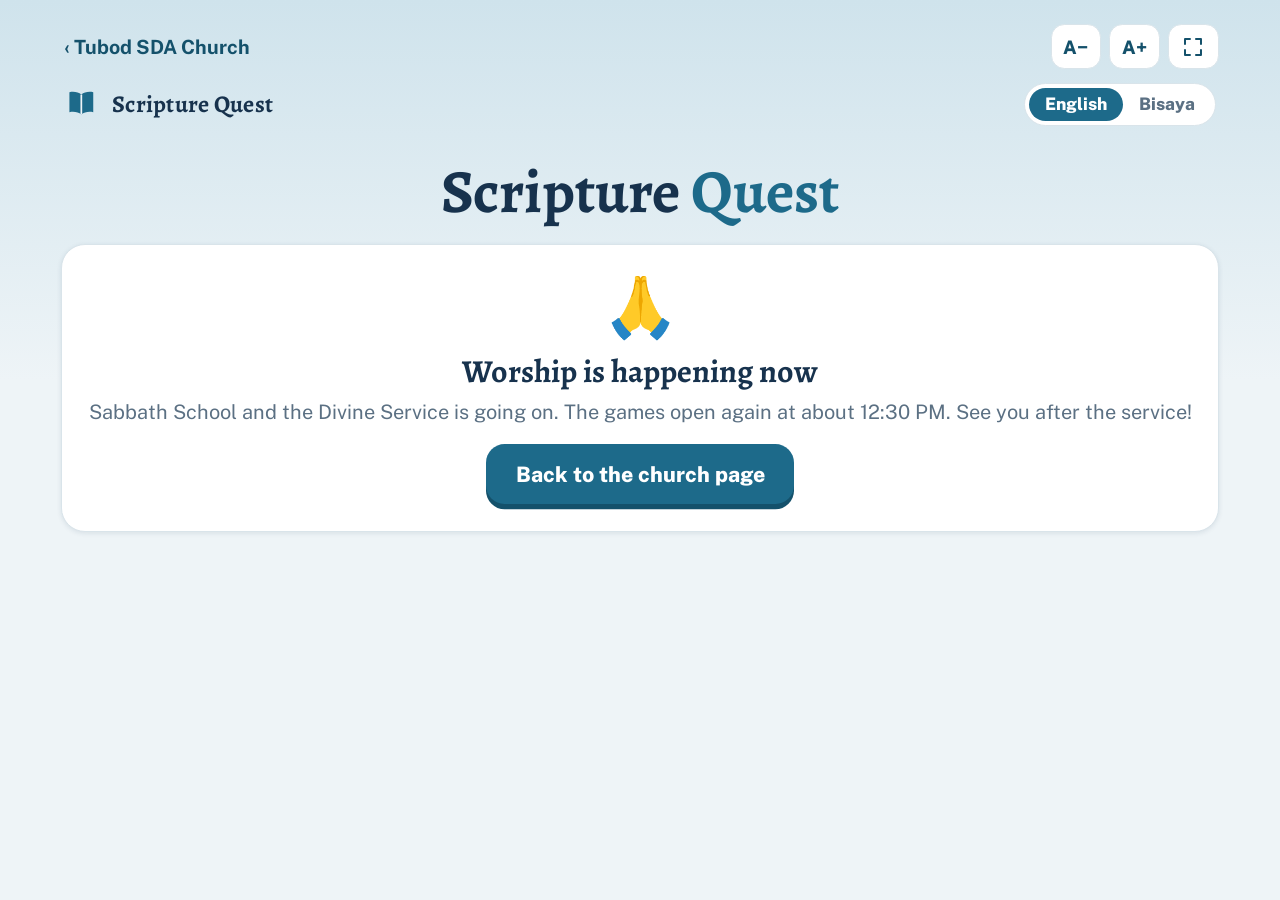
<file: bible-game.html>
<!DOCTYPE html>
<html lang="en">
<head>
<meta charset="utf-8">
<meta name="viewport" content="width=device-width, initial-scale=1">
<title>Bible Game · Tubod SDA Church</title>
<meta name="theme-color" content="#1D6A8A">
<link rel="manifest" href="manifest.json">
<link rel="icon" href="icon-192.png">
<link rel="apple-touch-icon" href="icon-192.png">
<script src="config.js"></script>
<link rel="preconnect" href="https://fonts.googleapis.com">
<link href="https://fonts.googleapis.com/css2?family=Alegreya:wght@500;700&family=Public+Sans:wght@400;500;600;700;800&display=swap" rel="stylesheet">
<style>
:root{
  --bg:#0e1330; --bg2:#1a2150; --card:#fbf7ec; --ink:#1d2038; --muted:#5e6282;
  --line:#e6dec5; --gold:#d6a93f; --gold-d:#9c7620; --ok:#2e7d5b; --ok-bg:#e3f3ea;
  --bad:#b4413f; --bad-bg:#f8e4e3; --radius:18px;
}
*{box-sizing:border-box}
html,body{margin:0}
body{
  font-family:'Public Sans',system-ui,-apple-system,Segoe UI,Roboto,sans-serif;
  color:var(--ink); min-height:100vh; min-height:100dvh;
  background:radial-gradient(1200px 700px at 50% -10%, #2b3580 0%, var(--bg2) 38%, var(--bg) 100%) fixed;
  -webkit-font-smoothing:antialiased;
}
h1,h2,h3{font-family:'Alegreya',Georgia,serif;margin:0}
button{font:inherit;color:inherit;cursor:pointer}
button:focus-visible{outline:3px solid var(--gold);outline-offset:2px}
.wrap{max-width:680px;margin:0 auto;padding:16px 16px 40px}
.top{display:flex;align-items:center;justify-content:space-between;padding:6px 2px 14px;color:#e9e4d0}
.brand{display:flex;align-items:center;gap:10px;font-family:'Alegreya',serif;font-weight:700;letter-spacing:.2px;font-size:18px}
.brand svg{width:26px;height:26px}
.homebtn{background:rgba(255,255,255,.1);border:1px solid rgba(255,255,255,.22);color:#f3eedb;border-radius:999px;padding:7px 14px;font-weight:700;font-size:14px}
.homebtn:hover{background:rgba(255,255,255,.18)}

/* Home */
.hero{text-align:center;color:#f6f1de;padding:10px 6px 22px}
.hero h1{font-size:clamp(32px,8vw,46px);line-height:1.1;color:#fff}
.hero h1 em{font-style:normal;color:var(--gold)}
.hero p{margin:12px auto 0;max-width:30em;color:#cfd2ee;font-size:16px;line-height:1.5}
.verse-line{margin-top:14px;font-family:'Alegreya',serif;font-style:italic;color:#e9d9a4;font-size:15px}
.modes{display:grid;gap:12px}
.mode{display:flex;gap:14px;align-items:center;text-align:left;width:100%;background:var(--card);border:0;border-radius:var(--radius);padding:16px 18px;box-shadow:0 8px 24px rgba(0,0,0,.28);transition:transform .15s}
.mode:hover{transform:translateY(-2px)}
.mode .ico{flex:none;width:52px;height:52px;border-radius:14px;display:grid;place-items:center;background:linear-gradient(135deg,#f1d98c,var(--gold));color:#3b2c06;font-family:'Alegreya',serif;font-weight:700;font-size:24px}
.mode h3{font-size:19px}
.mode p{margin:3px 0 0;color:var(--muted);font-size:14px;line-height:1.35}
.mode .best{margin-left:auto;flex:none;text-align:right;font-size:12px;color:var(--muted)}
.mode .best b{display:block;font-size:18px;color:var(--gold-d);font-family:'Alegreya',serif}
.foot{margin-top:22px;text-align:center;color:#9aa0cf;font-size:12.5px;line-height:1.5}

/* Cards */
.card{background:var(--card);border-radius:var(--radius);padding:20px 18px;box-shadow:0 10px 28px rgba(0,0,0,.3)}
.card h2{font-size:clamp(20px,5vw,24px);line-height:1.3}
.sub{color:var(--muted);margin:6px 0 16px;font-size:15px}
.cats{display:grid;gap:10px}
.cat{display:flex;justify-content:space-between;align-items:center;background:#fff;border:2px solid var(--line);border-radius:14px;padding:14px 16px;font-weight:800;text-align:left}
.cat:hover{border-color:var(--gold)}
.cat small{font-weight:600;color:var(--muted)}

/* HUD */
.hud{display:flex;justify-content:space-between;align-items:center;color:#eae6d3;font-weight:700;font-size:14px;margin-bottom:8px}
.hs{display:flex;gap:12px;align-items:center}
.hs b{color:var(--gold)}
.streak{background:rgba(214,169,63,.2);color:#f2d98e;border-radius:999px;padding:3px 10px;font-size:13px}
.prog{height:6px;background:rgba(255,255,255,.14);border-radius:99px;overflow:hidden;margin-bottom:14px}
.prog i{display:block;height:100%;background:linear-gradient(90deg,#f1d98c,var(--gold));border-radius:99px;transition:width .3s}
.tag{display:inline-block;font-size:12px;font-weight:800;letter-spacing:.6px;text-transform:uppercase;color:var(--gold-d);background:#f5ecd0;border-radius:99px;padding:4px 10px;margin-bottom:10px}
.timer{height:8px;background:#ece4cb;border-radius:99px;overflow:hidden;margin:14px 0 14px}
.timer i{display:block;height:100%;width:100%;background:var(--ok);border-radius:99px}
.timer i.low{background:var(--bad)}

/* Options */
.opts{display:grid;gap:10px}
.opt{display:flex;align-items:center;gap:12px;width:100%;text-align:left;background:#fff;border:2px solid var(--line);border-radius:14px;padding:12px 14px;font-weight:700;font-size:16px;line-height:1.3;transition:border-color .12s, background .12s, transform .12s}
.opt b{flex:none;width:30px;height:30px;border-radius:50%;display:grid;place-items:center;background:#f5ecd0;color:var(--gold-d);font-size:14px}
.opt:hover:not(:disabled){border-color:var(--gold);transform:translateX(2px)}
.opt:disabled{cursor:default}
.opt.right{border-color:var(--ok);background:var(--ok-bg)}
.opt.right b{background:var(--ok);color:#fff}
.opt.wrong{border-color:var(--bad);background:var(--bad-bg)}
.opt.wrong b{background:var(--bad);color:#fff}
.opt.gone{opacity:.35;text-decoration:line-through}
.tools{display:flex;gap:10px;margin-top:14px;flex-wrap:wrap}
.ghost{background:transparent;border:2px dashed var(--gold);color:var(--gold-d);border-radius:12px;padding:8px 14px;font-weight:800;font-size:14px}
.ghost:disabled{opacity:.4;cursor:default}
.primary{background:linear-gradient(135deg,#f1d98c,var(--gold));border:0;color:#2f2305;border-radius:14px;padding:13px 22px;font-weight:800;font-size:16px;box-shadow:0 4px 0 var(--gold-d)}
.primary:active{transform:translateY(2px);box-shadow:0 2px 0 var(--gold-d)}
.secondary{background:#fff;border:2px solid var(--line);color:var(--ink);border-radius:14px;padding:11px 20px;font-weight:800;font-size:16px}

/* Feedback */
.fb{margin-top:16px;border-radius:14px;padding:14px 16px;animation:pop .25s ease}
.fb.ok{background:var(--ok-bg);border:1px solid #b7e0c9}
.fb.no{background:var(--bad-bg);border:1px solid #efc1bf}
.fb h3{font-size:18px;margin-bottom:4px}
.fb .pts{font-weight:800;color:var(--gold-d)}
.fb p{margin:6px 0 0;line-height:1.45;font-size:15px}
.fb .ref{font-weight:800;color:var(--muted);font-size:13.5px}
.fb .row{display:flex;justify-content:flex-end;margin-top:12px}
@keyframes pop{from{opacity:0;transform:translateY(6px)}to{opacity:1;transform:none}}

/* Verse */
.verse{font-family:'Alegreya',serif;font-size:clamp(19px,4.8vw,23px);line-height:1.6;margin:10px 0 16px;padding:14px 16px;border-left:4px solid var(--gold);background:#fff;border-radius:0 12px 12px 0}
.blank{display:inline-block;min-width:3.2em;border-bottom:3px solid var(--gold);text-align:center;color:transparent;user-select:none}
.filled{color:var(--ok);font-weight:700;border-bottom:3px solid var(--ok);padding:0 2px}
.vref{display:block;margin-top:8px;font-family:'Public Sans',sans-serif;font-style:normal;font-weight:800;font-size:14px;color:var(--gold-d)}

/* Who am I */
.clues{list-style:none;margin:12px 0 16px;padding:0;display:grid;gap:8px}
.clues li{background:#fff;border:2px solid var(--line);border-radius:12px;padding:10px 14px;line-height:1.4;animation:pop .25s ease}
.clues li span{display:inline-block;font-weight:800;color:var(--gold-d);margin-right:8px}
.worth{font-weight:800;color:var(--gold-d)}

/* Results */
.res{text-align:center}
.rank{font-family:'Alegreya',serif;font-size:clamp(26px,7vw,34px);margin:6px 0 4px}
.big{font-family:'Alegreya',serif;font-size:56px;font-weight:700;color:var(--gold-d);line-height:1}
.stats{display:flex;justify-content:center;gap:10px;flex-wrap:wrap;margin:18px 0}
.stat{background:#fff;border:2px solid var(--line);border-radius:14px;padding:10px 16px;min-width:100px}
.stat b{display:block;font-size:22px;font-family:'Alegreya',serif}
.stat span{font-size:12.5px;color:var(--muted);font-weight:700}
.newbest{display:inline-block;background:var(--gold);color:#2f2305;font-weight:800;border-radius:99px;padding:4px 12px;font-size:13px;margin-bottom:8px}
.btnrow{display:flex;gap:10px;justify-content:center;flex-wrap:wrap;margin-top:8px}
.acts{font-family:'Alegreya',serif;font-style:italic;color:var(--muted);margin:10px 0 0;font-size:15px}
@media (prefers-reduced-motion:reduce){*{animation:none!important;transition:none!important}}

/* Wide screens: use the width, keep the height short */
@media (min-width:900px){
  .wrap{max-width:900px}
  .opts{grid-template-columns:1fr 1fr}
  .modes{grid-template-columns:1fr 1fr}
  .modes .mode:last-child:nth-child(odd){grid-column:1/-1}
  .cats{grid-template-columns:1fr 1fr}
  .hero{padding-bottom:14px}
}

/* Fit to screen controls */
.barrow{display:flex;align-items:center;justify-content:space-between;gap:8px;margin-bottom:2px;min-height:38px}
.vctl{display:flex;gap:6px;margin-left:auto}
.vctl button{min-width:38px;height:34px;padding:0 8px;border-radius:10px;border:1px solid rgba(255,255,255,.25);background:rgba(255,255,255,.12);color:#f3eedb;font-weight:800;font-size:14px;display:grid;place-items:center}
.vctl button:hover{background:rgba(255,255,255,.22)}
.vctl svg{width:18px;height:18px}
.vctl button[hidden]{display:none}

/* Language switch */
.lang{display:flex;background:rgba(255,255,255,.1);border:1px solid rgba(255,255,255,.22);border-radius:999px;padding:3px}
.lang button{background:transparent;border:0;color:#d9d6c3;border-radius:999px;padding:5px 12px;font-weight:800;font-size:13px}
.lang button.on{background:var(--gold);color:#2f2305}
.lang[hidden],.homebtn[hidden]{display:none}
/* Order the books */
.slots{list-style:none;margin:14px 0;padding:0;display:grid;gap:8px}
.slot{display:flex;align-items:center;gap:10px;min-height:48px;border:2px dashed var(--line);border-radius:12px;padding:6px 10px;background:#fffdf6}
.slot .num{flex:none;width:26px;height:26px;border-radius:50%;display:grid;place-items:center;background:#f5ecd0;color:var(--gold-d);font-weight:800;font-size:13px}
.slot.full{border-style:solid;border-color:var(--gold);background:#fff}
.slot.good{border-color:var(--ok);background:var(--ok-bg)}
.slot.bad{border-color:var(--bad);background:var(--bad-bg)}
.slotbtn,.bk{background:transparent;border:0;font-weight:800;font-size:16px;padding:6px 2px;text-align:left;flex:1}
.tiles{display:flex;flex-wrap:wrap;gap:8px;margin-top:6px}
.tile{background:#fff;border:2px solid var(--line);border-radius:12px;padding:10px 14px;font-weight:800;font-size:15px}
.tile:hover{border-color:var(--gold)}
.hint{color:var(--muted);font-size:14px}
/* Duel */
.names{display:grid;grid-template-columns:1fr 1fr;gap:10px;margin:4px 0 14px}
.names input{font:inherit;font-weight:700;padding:11px 12px;border:2px solid var(--line);border-radius:12px;background:#fff;min-width:0}
.names input:focus{outline:3px solid var(--gold);outline-offset:1px;border-color:var(--gold)}
.duelhud{display:grid;grid-template-columns:1fr 1fr;gap:10px;margin-bottom:10px}
.pl{display:flex;justify-content:space-between;align-items:center;gap:8px;padding:8px 12px;border-radius:12px;background:rgba(255,255,255,.08);color:#d9d6c3;font-weight:800;border:2px solid transparent}
.pl span{overflow:hidden;text-overflow:ellipsis;white-space:nowrap}
.pl.on{background:rgba(214,169,63,.2);border-color:var(--gold);color:#fff}
.pl b{color:var(--gold);font-family:'Alegreya',serif;font-size:18px}
.pass{text-align:center;padding:30px 18px}
.who-big{font-family:'Alegreya',serif;font-size:clamp(30px,9vw,44px);font-weight:700;color:var(--gold-d);margin:6px 0 22px;word-break:break-word}
.stat.win{border-color:var(--gold);background:#fff8e1}

/* ---- Church site theme: lake blue and paper white, gold used sparingly ---- */
:root{--bg:#EEF4F7;--card:#FFFFFF;--ink:#17324D;--muted:#5B7083;--line:#D9E4EA;--accent:#1D6A8A;--accent-d:#14516B;--gold:#D79A22;--gold-d:#8A6212;--ok:#3F8060;--ok-bg:#E3F2EA;--bad:#B0433A;--bad-bg:#F9E6E3}
body{background:linear-gradient(180deg,#CFE3EC 0,#EEF4F7 380px) #EEF4F7 fixed;color:var(--ink)}
button:focus-visible{outline-color:var(--accent)}
.churchbar{display:inline-flex;align-items:center;gap:4px;color:var(--accent-d);font-weight:700;font-size:.92rem;text-decoration:none;padding:4px 2px}
.churchbar:hover{text-decoration:underline}
.top,.brand{color:var(--ink)}
.homebtn{background:#fff;border:1px solid var(--line);color:var(--accent-d)}
.homebtn:hover{background:#F4F8FA}
.lang{background:#fff;border:1px solid var(--line)}
.lang button{color:var(--muted)}
.lang button.on{background:var(--accent);color:#fff}
.hero{color:var(--ink)}
.hero h1{color:var(--ink)}
.hero h1 em{color:var(--accent)}
.hero p{color:var(--muted)}
.verse-line{color:var(--gold-d)}
.foot{color:var(--muted)}
.hud{color:var(--ink)}
.hs b{color:var(--accent)}
.streak{background:#FBF1D9;color:#7A5A12}
.prog{background:#D9E4EA}
.prog i{background:var(--accent)}
.mode{border:1px solid var(--line);box-shadow:0 1px 3px rgba(23,50,77,.08)}
.mode:hover{border-color:var(--accent)}
.mode .ico{background:linear-gradient(135deg,#2C8AAE,#1D6A8A);color:#fff}
.mode .best b{color:var(--accent)}
.card{box-shadow:0 1px 4px rgba(23,50,77,.1);border:1px solid var(--line)}
.tag{background:#E3F0F5;color:var(--accent-d)}
.timer{background:#E3EDF2}
.opt b{background:#E3F0F5;color:var(--accent-d)}
.opt:hover:not(:disabled){border-color:var(--accent)}
.ghost{border-color:var(--accent);color:var(--accent-d)}
.primary{background:var(--accent);color:#fff;box-shadow:0 4px 0 var(--accent-d)}
.primary:active{box-shadow:0 2px 0 var(--accent-d)}
.cat:hover,.tile:hover{border-color:var(--accent)}
.verse{border-left-color:var(--accent)}
.blank{border-bottom-color:var(--accent)}
.vref{color:var(--accent-d)}
.clues li span{color:var(--accent-d)}
.big{color:var(--accent)}
.newbest{background:var(--gold);color:#2f2305}
.stat.win{background:#FBF1D9;border-color:var(--gold)}
.pl{background:#fff;color:var(--ink);border-color:var(--line)}
.pl.on{background:#E3F0F5;border-color:var(--accent);color:var(--ink)}
.pl b{color:var(--accent)}
.names input:focus{outline-color:var(--accent);border-color:var(--accent)}
.slot .num{background:#E3F0F5;color:var(--accent-d)}
.slot.full{border-color:var(--accent)}
.slot.good{border-color:var(--ok)}.slot.bad{border-color:var(--bad)}
.who-big{color:var(--accent)}
.fb .pts{color:var(--gold-d)}
.vctl button{background:#fff;border:1px solid var(--line);color:var(--accent-d)}
.vctl button:hover{background:#F4F8FA}
/* ---- new games ---- */
.sec-t{font-size:20px;margin:22px 2px 10px;color:var(--ink)}
.mode.admin .ico{background:linear-gradient(135deg,#D79A22,#8A6212)}
.eyebrow{font-size:12.5px;font-weight:800;letter-spacing:.06em;text-transform:uppercase;color:var(--accent-d);margin:0 0 8px}
.note-s{font-size:13.5px;color:var(--muted);margin:8px 0 0}
.note-s.ok{color:var(--ok);font-weight:700}
.save-slot{min-height:8px;margin-top:6px}
.newbadge{display:flex;gap:10px;align-items:center;justify-content:center;background:#FBF1D9;border:1px solid var(--gold);border-radius:12px;padding:8px 12px;margin-top:8px;font-size:15px}
.newbadge span{font-size:26px}
.chal{display:flex;gap:14px;align-items:flex-start;margin-bottom:12px;border:2px solid var(--line)}
.chal.live{border-color:var(--gold);background:linear-gradient(180deg,#FFF9EA,#fff)}
.chal-ico{font-size:34px;line-height:1}
.chal-b{flex:1;min-width:0}
.chal-b h2{font-size:21px}
.chal-b p{margin:4px 0 0;color:var(--muted);font-size:14.5px;line-height:1.4}
.chal-b .chal-l{color:var(--ink);font-weight:700;margin:8px 0 10px}
.pause{text-align:center}
.pause-ico{font-size:44px;margin-bottom:6px}
.pause .primary,.res .primary,.card a.primary{text-decoration:none;display:inline-block}
.lb{list-style:none;margin:10px 0 0;padding:0;display:flex;flex-direction:column;gap:6px}
.lb li{display:flex;align-items:center;gap:10px;background:#F7FAFB;border:1px solid var(--line);border-radius:12px;padding:8px 12px}
.lb li.me{border-color:var(--accent);background:#EAF3F7}
.review-link .ico{font-size:1.4em}
.rev-list{display:flex;flex-direction:column;gap:8px;margin-top:10px}
.rev-item{display:flex;justify-content:space-between;align-items:center;gap:12px;width:100%;text-align:left;border:1px solid var(--line,#d9e2e8);border-radius:14px;background:#fff;padding:12px 14px;cursor:pointer;font:inherit;color:inherit}
.rev-item:hover{border-color:var(--accent);background:#F4F9FB}
.rev-main{display:flex;flex-direction:column;gap:2px;min-width:0}.rev-main b{font-size:1.05em}.rev-when{color:#6b7b86;font-size:.85em}
.rev-score{text-align:right;flex:none}.rev-score b{display:block;font-size:1.05em}.rev-score span{color:#6b7b86;font-size:.8em}
.rev-q{list-style:none;margin:12px 0 0;padding:0;display:flex;flex-direction:column;gap:10px}
.rev-qi{border:1px solid var(--line,#d9e2e8);border-left-width:5px;border-radius:12px;padding:10px 12px}
.rev-qi.ok{border-left-color:#2e8b57}.rev-qi.no{border-left-color:#c0432f}
.rev-q-h{display:flex;gap:8px;align-items:flex-start}.rev-mark{font-weight:800;font-size:1.1em;line-height:1.2}.rev-qi.ok .rev-mark{color:#2e8b57}.rev-qi.no .rev-mark{color:#c0432f}
.rev-q-t{margin:0;font-weight:600;flex:1}
.rev-a{margin:6px 0 0}.rev-a b{color:#1b2a36}.rev-your{margin:3px 0 0;color:#8a3a2c}
.rev-a span,.rev-your span{color:#6b7b86;font-size:.9em}
.rev-ref{margin:4px 0 0;color:#6b7b86;font-size:.9em;font-style:italic}.rev-note{margin:4px 0 0;font-size:.95em}
.lb-n{width:30px;text-align:center;font-weight:800;color:var(--muted)}
.lb-name{flex:1;min-width:0;overflow-wrap:anywhere;font-weight:700}
.lb-name small{color:var(--muted);font-weight:600}
.lb b{color:var(--accent-d);white-space:nowrap}
.lb.big li{font-size:22px;padding:12px 16px}
.lb-sub{font-size:16px;margin-top:16px;color:var(--muted)}
.badges{display:grid;grid-template-columns:repeat(auto-fill,minmax(140px,1fr));gap:10px;margin-top:12px}
.badge{border:1px dashed var(--line);border-radius:14px;padding:10px;text-align:center;opacity:.5;filter:grayscale(1)}
.badge.on{opacity:1;filter:none;border:1px solid var(--gold);background:#FFF9EA}
.badge span{font-size:30px;display:block}
.badge b{display:block;font-size:14px;margin-top:4px}
.badge small{display:block;font-size:12px;color:var(--muted);margin-top:2px;line-height:1.3}
.pz-line{min-height:64px;font-family:'Alegreya',Georgia,serif;font-size:21px;line-height:1.5;padding:10px 12px;border-radius:12px;background:#F7FAFB;border:1px solid var(--line);margin-bottom:10px}
.pz-caret{display:inline-block;width:2px;height:1.1em;background:var(--accent);vertical-align:middle;animation:blink 1s steps(1) infinite}
@keyframes blink{50%{opacity:0}}
.pz-chips{display:flex;flex-wrap:wrap;gap:8px}
.chip{background:#fff;border:2px solid var(--line);border-radius:12px;padding:10px 14px;font-weight:700;font-size:17px}
.chip:hover{border-color:var(--accent)}
.shake{animation:shake .35s;border-color:var(--bad)!important;background:var(--bad-bg)}
@keyframes shake{25%{transform:translateX(-5px)}75%{transform:translateX(5px)}}
.vq{margin:12px 0;padding:12px 14px;border-left:4px solid var(--accent);background:#F7FAFB;border-radius:0 12px 12px 0;font-family:'Alegreya',Georgia,serif;font-size:19px;line-height:1.5;text-align:left}
.vq cite{display:block;font-style:normal;font-family:'Public Sans',sans-serif;font-size:13.5px;font-weight:800;color:var(--accent-d);margin-top:6px}
.vq u.miss{text-decoration:underline wavy var(--bad);text-underline-offset:4px;color:var(--bad)}
.ws-grid{display:grid;grid-template-columns:repeat(var(--n),1fr);gap:3px;margin:8px 0;touch-action:none;user-select:none;-webkit-user-select:none}
.ws-c{aspect-ratio:1;border:1px solid var(--line);background:#fff;border-radius:6px;font-weight:800;font-size:clamp(13px,3.6vw,20px);padding:0;display:grid;place-items:center;color:var(--ink)}
.ws-c.sel,.ws-c.drag{background:#FBF1D9;border-color:var(--gold)}
.ws-c.found{background:var(--accent);color:#fff;border-color:var(--accent)}
.ws-c.shown{background:#E3F0F5;border-color:var(--accent)}
.ws-count{font-weight:800;margin:6px 0}
.ws-words{display:flex;flex-wrap:wrap;gap:6px}
.ws-words span{background:#F7FAFB;border:1px solid var(--line);border-radius:999px;padding:4px 10px;font-size:14px;font-weight:700}
.ws-words span.done{text-decoration:line-through;color:var(--muted);background:#E3F2EA;border-color:#b7e0c9}
.mv-text{font-family:'Alegreya',Georgia,serif;font-size:22px;line-height:1.6;margin:6px 0 12px}
.mv-text.mono{font-family:ui-monospace,Menlo,Consolas,monospace;font-size:18px;letter-spacing:.04em}
.mvb{border:0;border-bottom:3px solid var(--accent);background:#EAF3F7;border-radius:4px 4px 0 0;padding:0 4px;font:inherit;color:var(--accent-d);min-width:2.5em}
.mv-in{width:100%;border:2px solid var(--line);border-radius:12px;padding:12px;font:inherit;font-size:17px;line-height:1.5;resize:vertical}
.mv-in:focus{outline:none;border-color:var(--accent)}
.kids{text-align:center}
.kids-menu{display:grid;gap:12px;margin-top:14px}
.kbig{display:flex;flex-direction:column;align-items:center;gap:4px;background:#fff;border:2px solid var(--line);border-radius:18px;padding:18px}
.kbig:hover{border-color:var(--accent)}
.kbig span{font-size:40px}
.kbig b{font-size:20px}
.kbig small{color:var(--muted)}
.kq{font-size:clamp(22px,5.5vw,28px);line-height:1.35;margin:8px 0 16px}
.kopts{display:grid;gap:12px}
.kopt{background:#fff;border:3px solid var(--line);border-radius:18px;padding:18px;font-size:clamp(19px,5vw,23px);font-weight:800}
.kopt:hover:not(:disabled){border-color:var(--accent)}
.kopt.right{border-color:var(--ok);background:var(--ok-bg)}
.kopt.wrong{border-color:var(--bad);background:var(--bad-bg);opacity:.7}
.kmsg{font-size:21px;font-weight:800;margin:14px 0 8px;color:var(--bad)}
.kmsg.ok{color:var(--ok)}
.kstars{font-size:34px;letter-spacing:4px}
.cards{display:grid;grid-template-columns:repeat(4,1fr);gap:8px;margin-top:8px}
.mcard{aspect-ratio:3/4;border-radius:14px;border:2px solid var(--line);background:linear-gradient(135deg,#2C8AAE,#1D6A8A);color:#fff;display:flex;flex-direction:column;align-items:center;justify-content:center;gap:4px;padding:4px}
.mcard .back{font-size:26px;opacity:.85}
.mcard.up{background:#fff;color:var(--ink)}
.mcard.up span{font-size:clamp(26px,8vw,40px)}
.mcard.up small{font-size:clamp(10px,2.8vw,13px);font-weight:700;line-height:1.1}
.mcard.got{border-color:var(--ok);background:var(--ok-bg)}
.lbl{font-weight:800;margin:14px 0 6px}
.seg{display:flex;gap:6px;flex-wrap:wrap}
.seg button{min-width:52px;background:#fff;border:2px solid var(--line);border-radius:12px;padding:8px 12px;font-weight:800}
.seg button.on{background:var(--accent);border-color:var(--accent);color:#fff}
.hchk{display:flex;gap:8px;align-items:center;margin-top:12px;font-weight:700}
.hchk input{width:20px;height:20px}
body.hosting .wrap{max-width:1200px}
.hboard{display:flex;gap:8px;flex-wrap:wrap;margin-bottom:10px}
.hboard div{flex:1;min-width:120px;background:#fff;border:1px solid var(--line);border-radius:14px;padding:8px 12px;display:flex;justify-content:space-between;align-items:center;gap:8px}
.hboard b{overflow-wrap:anywhere}
.hboard span{font-family:'Alegreya',serif;font-size:clamp(22px,3vw,34px);color:var(--accent);font-weight:700}
.host .hq{font-size:clamp(24px,3.6vw,46px);line-height:1.25;margin:6px 0 16px}
.host .eyebrow{font-size:clamp(13px,1.5vw,18px)}
.host .eyebrow .low,.eyebrow.low{color:var(--bad)}
.hopts{display:grid;gap:10px}
@media (min-width:720px){.hopts{grid-template-columns:1fr 1fr}}
.hopt{display:flex;gap:12px;align-items:center;background:#fff;border:2px solid var(--line);border-radius:16px;padding:14px 16px;font-size:clamp(18px,2.4vw,30px);font-weight:700}
.hopt b{flex:none;width:1.6em;height:1.6em;border-radius:50%;display:grid;place-items:center;background:#E3F0F5;color:var(--accent-d)}
.hopt.right{border-color:var(--ok);background:var(--ok-bg)}
.hopt.right b{background:var(--ok);color:#fff}
.hopt.dim{opacity:.4}
.href{font-weight:800;color:var(--accent-d);font-size:clamp(15px,1.8vw,22px);margin:12px 0 0}
.hteams{display:flex;gap:8px;flex-wrap:wrap;margin-bottom:12px}
.hteams button{background:#fff;border:2px solid var(--line);border-radius:14px;padding:12px 16px;font-weight:800;font-size:clamp(15px,1.8vw,22px)}
.hteams button.on{background:var(--ok);border-color:var(--ok);color:#fff}
.host .hnote{font-size:clamp(14px,1.7vw,20px);color:var(--ink);background:var(--ok-bg);border-radius:12px;padding:10px 14px;margin:8px 0 4px}
.rev-row{border:1px solid var(--line);border-radius:14px;padding:12px 14px;margin-bottom:10px;background:#fff}
.rev-q{font-weight:800;margin:0 0 6px}
.rev-a{margin:0 0 4px}
.rev-ref{color:var(--accent-d);font-weight:700}
.rev-n{margin:0;color:var(--muted);font-size:.95em}
.rev-got{margin:6px 0 0;color:var(--ok);font-weight:700;font-size:.9em}
@media (prefers-reduced-motion:reduce){.shake,.pz-caret{animation:none}}
</style>
</head>
<body>
<div class="wrap">
  <div class="barrow"><a class="churchbar" href="index.html">&#8249; Tubod SDA Church</a><div class="vctl"><button id="szDown" data-act="szdown" aria-label="Smaller">A&#8722;</button><button id="szUp" data-act="szup" aria-label="Bigger">A+</button><button id="fsBtn" data-act="full" aria-label="Full screen"><svg viewBox="0 0 24 24" fill="none" stroke="currentColor" stroke-width="2" stroke-linecap="round" stroke-linejoin="round" aria-hidden="true"><path d="M4 9V4h5M20 9V4h-5M4 15v5h5M20 15v5h-5"/></svg></button></div></div>
  <div class="top">
    <div class="brand">
      <svg viewBox="0 0 32 32" aria-hidden="true"><path d="M16 7c-2.6-2.2-6.6-3-11-2.2v18.4c4.4-.8 8.4 0 11 2.2 2.6-2.2 6.6-3 11-2.2V4.8C22.600 4 18.600 4.800 16 7z" fill="#1D6A8A"/><path d="M16 7v18.400" stroke="#EEF4F7" stroke-width="1.600" fill="none"/></svg>
      Scripture Quest
    </div>
    <button class="homebtn" id="homeTop" data-act="home" hidden>Home</button>
    <div class="lang" id="langBox"><button data-act="lang" data-lang="en">English</button><button data-act="lang" data-lang="ceb">Bisaya</button></div>
  </div>
  <main id="app"></main>
</div>

<script>
/* ---------- Helpers ---------- */
const app = document.getElementById('app');
const homeTop = document.getElementById('homeTop');
const langBox = document.getElementById('langBox');
const shuffle = a => { a = a.slice(); for (let i = a.length - 1; i > 0; i--) { const j = Math.floor(Math.random() * (i + 1)); [a[i], a[j]] = [a[j], a[i]]; } return a; };
const store = {
  get(k, d) { try { const v = localStorage.getItem('sq_' + k); return v == null ? d : JSON.parse(v); } catch (e) { return d; } },
  set(k, v) { try { localStorage.setItem('sq_' + k, JSON.stringify(v)); } catch (e) {} }
};
const esc = s => String(s).replace(/[&<>"]/g, c => ({ '&': '&amp;', '<': '&lt;', '>': '&gt;', '"': '&quot;' }[c]));

/* ---------- Content ---------- */

const CAT = { ot: 'Old Testament', nt: 'New Testament', pr: 'Daniel & Revelation', sb: 'Sabbath & Beliefs', ah: 'Adventist Heritage' };
const Q = (c, q, a, w, r, n) => ({ c, q, a, w, r, n });

const QUIZ = [
  /* Old Testament */
  Q('ot', 'Who built the ark to survive the great flood?', 'Noah', ['Moses', 'Abraham', 'Enoch'], 'Genesis 6:13–22', 'God told Noah to build an ark of gopher wood, and Noah did everything God commanded.'),
  Q('ot', 'On which day of Creation Week did God rest?', 'The seventh day', ['The first day', 'The third day', 'The sixth day'], 'Genesis 2:2–3', 'God blessed the seventh day and sanctified it, the first Sabbath.'),
  Q('ot', 'What sign did God give as His promise never to flood the whole earth again?', 'A rainbow', ['A dove', 'A star', 'A pillar of cloud'], 'Genesis 9:12–16', 'The rainbow is the token of God’s everlasting covenant with every living creature.'),
  Q('ot', 'Who was thrown into the den of lions for praying to God?', 'Daniel', ['Jeremiah', 'Shadrach', 'Elijah'], 'Daniel 6:10–23', 'God sent His angel and shut the lions’ mouths because Daniel trusted in Him.'),
  Q('ot', 'Which prophet spent three days and nights inside a great fish?', 'Jonah', ['Elisha', 'Hosea', 'Amos'], 'Jonah 1:17', 'Jesus later pointed to Jonah as a sign of His own three days in the grave (Matthew 12:40).'),
  Q('ot', 'How many plagues did God send on Egypt?', 'Ten', ['Seven', 'Twelve', 'Five'], 'Exodus 7–12', 'The tenth plague, the death of the firstborn, led to the first Passover.'),
  Q('ot', 'Which son of Jacob was sold by his brothers and later became ruler in Egypt?', 'Joseph', ['Benjamin', 'Judah', 'Reuben'], 'Genesis 37; 41:41–43', 'Joseph told his brothers, “Ye thought evil against me; but God meant it unto good” (Genesis 50:20).'),
  Q('ot', 'What did David use to defeat Goliath?', 'A sling and a stone', ['A sword', 'A spear', 'A bow and arrow'], '1 Samuel 17:45–50', 'David came “in the name of the LORD of hosts,” not in his own strength.'),
  Q('ot', 'Which king asked God for wisdom and built the temple in Jerusalem?', 'Solomon', ['David', 'Hezekiah', 'Josiah'], '1 Kings 3:9–12; 6:1', 'God gave Solomon a wise and understanding heart.'),
  Q('ot', 'How was the prophet Elijah taken to heaven?', 'In a whirlwind, with a chariot of fire', ['He died peacefully at Mount Carmel', 'He was carried off by ravens', 'He crossed the Red Sea and vanished'], '2 Kings 2:11', 'Elijah is one of only two people in the Old Testament who did not see death. Enoch is the other.'),
  Q('ot', 'Who saved the Jewish people by approaching the Persian king without being summoned?', 'Esther', ['Ruth', 'Deborah', 'Hannah'], 'Esther 4:14–16; 5:1–2', 'Mordecai asked whether Esther had come to the kingdom “for such a time as this.”'),
  Q('ot', 'Who killed his brother Abel, the first murder in the Bible?', 'Cain', ['Seth', 'Lamech', 'Esau'], 'Genesis 4:8', 'Abel’s offering was accepted by faith (Hebrews 11:4).'),
  Q('ot', 'Which three young men were thrown into the fiery furnace but were not burned?', 'Shadrach, Meshach and Abednego', ['Peter, James and John', 'Ezra, Nehemiah and Haggai', 'Elijah, Elisha and Samuel'], 'Daniel 3:19–27', 'The king saw a fourth figure in the fire “like the Son of God.”'),
  Q('ot', 'How many books are in the Old Testament?', '39', ['27', '66', '46'], 'Bible overview', '39 Old Testament books plus 27 New Testament books make 66 in all.'),
  Q('ot', 'Which judge’s great strength was tied to his uncut hair?', 'Samson', ['Gideon', 'Ehud', 'Jephthah'], 'Judges 16:17', 'Samson was a Nazarite from birth.'),
  Q('ot', 'Which sea did God part so Israel could cross on dry ground?', 'The Red Sea', ['The Dead Sea', 'The Sea of Galilee', 'The Mediterranean Sea'], 'Exodus 14:21–22', 'The waters were a wall to them on their right hand and on their left.'),
  Q('ot', 'Who was Abraham’s son of promise?', 'Isaac', ['Ishmael', 'Jacob', 'Esau'], 'Genesis 21:1–3, 12', 'Isaac was born when Abraham was 100 years old and Sarah was 90.'),
  Q('ot', 'Who was the first man God created?', 'Adam', ['Enoch', 'Seth', 'Abel'], 'Genesis 2:7', 'God formed man of the dust of the ground and breathed into him the breath of life.'),

  /* New Testament */
  Q('nt', 'In which town was Jesus born?', 'Bethlehem', ['Nazareth', 'Jerusalem', 'Capernaum'], 'Luke 2:4–7; Micah 5:2', 'Micah foretold the birthplace of the Messiah centuries earlier.'),
  Q('nt', 'Who baptized Jesus in the Jordan River?', 'John the Baptist', ['Peter', 'Philip', 'Andrew'], 'Matthew 3:13–17', 'A voice from heaven said, “This is my beloved Son, in whom I am well pleased.”'),
  Q('nt', 'How many apostles did Jesus choose?', 'Twelve', ['Seven', 'Ten', 'Seventy'], 'Luke 6:13', 'Jesus later sent out seventy others as well (Luke 10:1), but the apostles numbered twelve.'),
  Q('nt', 'What was Jesus’ first recorded miracle?', 'Turning water into wine', ['Feeding the five thousand', 'Healing a blind man', 'Walking on water'], 'John 2:1–11', 'It happened at a wedding in Cana of Galilee.'),
  Q('nt', 'Which disciple denied knowing Jesus three times?', 'Peter', ['John', 'Thomas', 'Andrew'], 'Luke 22:54–62', 'Peter wept bitterly, and Jesus later restored him (John 21:15–17).'),
  Q('nt', 'Whom did Jesus raise from the dead after four days in the tomb?', 'Lazarus', ['The daughter of Jairus', 'The widow’s son at Nain', 'Dorcas'], 'John 11:38–44', 'Jesus said, “I am the resurrection, and the life.”'),
  Q('nt', 'Which short tax collector climbed a sycamore tree to see Jesus?', 'Zacchaeus', ['Bartimaeus', 'Nicodemus', 'Cornelius'], 'Luke 19:1–10', 'Jesus said, “The Son of man is come to seek and to save that which was lost.”'),
  Q('nt', 'On what day after His death did Jesus rise from the grave?', 'The third day', ['The second day', 'The seventh day', 'The fortieth day'], '1 Corinthians 15:3–4', 'Jesus rested in the tomb over the Sabbath and rose on the first day of the week.'),
  Q('nt', 'Who met Jesus on the road to Damascus and became a great apostle?', 'Saul, also called Paul', ['Barnabas', 'Timothy', 'Silas'], 'Acts 9:1–19', 'Saul went from persecuting the church to preaching Christ to the Gentiles.'),
  Q('nt', 'Which Gospel writer was a physician?', 'Luke', ['Matthew', 'Mark', 'John'], 'Colossians 4:14', 'Paul called him “Luke, the beloved physician.” He also wrote the book of Acts.'),
  Q('nt', 'How many books are in the New Testament?', '27', ['39', '66', '24'], 'Bible overview', 'It runs from Matthew to Revelation.'),
  Q('nt', 'Who was the first Christian martyr?', 'Stephen', ['Philip', 'Barnabas', 'Timothy'], 'Acts 7:54–60', 'As he died, Stephen prayed for those who stoned him.'),
  Q('nt', 'What is the last book of the Bible?', 'Revelation', ['Jude', 'Acts', 'Hebrews'], 'Revelation 1:1', 'It is “the Revelation of Jesus Christ.”'),
  Q('nt', 'In which town did Jesus grow up?', 'Nazareth', ['Bethlehem', 'Jericho', 'Bethany'], 'Luke 2:39–40, 51', 'Jesus was known as “Jesus of Nazareth.”'),
  Q('nt', 'Which disciple doubted the resurrection until he saw the nail prints?', 'Thomas', ['Philip', 'Andrew', 'Bartholomew'], 'John 20:24–29', 'Jesus said, “Blessed are they that have not seen, and yet have believed.”'),

  /* Daniel & Revelation */
  Q('pr', 'In Daniel 2, what was the head of the great image in Nebuchadnezzar’s dream made of?', 'Gold', ['Silver', 'Brass', 'Iron'], 'Daniel 2:32, 38', 'Daniel told the king, “Thou art this head of gold.”'),
  Q('pr', 'In Daniel 2, what struck the image and filled the whole earth?', 'A stone cut without hands', ['A great flood', 'A fiery sword', 'A mighty wind'], 'Daniel 2:34–35, 44–45', 'The stone represents God’s everlasting kingdom that will never be destroyed.'),
  Q('pr', 'In Daniel 7, how many great beasts rose up out of the sea?', 'Four', ['Three', 'Seven', 'Ten'], 'Daniel 7:3', 'Like the image of Daniel 2, the four beasts picture four successive world powers.'),
  Q('pr', 'According to Daniel 8:14, how many days until the sanctuary would be cleansed?', '2,300', ['1,260', '1,335', '490'], 'Daniel 8:14', 'Adventists understand this long prophecy to reach to 1844 and to the work of Christ in the heavenly sanctuary.'),
  Q('pr', 'Where was John when he received the visions of Revelation?', 'The isle of Patmos', ['Mount Sinai', 'The island of Crete', 'Babylon'], 'Revelation 1:9', 'John was there “for the word of God, and for the testimony of Jesus Christ.”'),
  Q('pr', 'Which of these was NOT one of the seven churches of Revelation?', 'Corinth', ['Ephesus', 'Smyrna', 'Laodicea'], 'Revelation 1:11', 'The seven were Ephesus, Smyrna, Pergamos, Thyatira, Sardis, Philadelphia and Laodicea.'),
  Q('pr', 'What does the first angel of Revelation 14 say has come?', 'The hour of His judgment', ['The day of rest', 'The marriage supper', 'The end of famine'], 'Revelation 14:6–7', 'The first angel also calls everyone to “fear God, and give glory to him” and to worship the Creator.'),
  Q('pr', 'Revelation 14:12 says the saints keep the commandments of God and have what?', 'The faith of Jesus', ['The wealth of kings', 'The wisdom of Solomon', 'The strength of Samson'], 'Revelation 14:12', 'Obedience and faith go together in the last-day message.'),
  Q('pr', 'In Revelation 19:10, “the testimony of Jesus is the spirit of” what?', 'Prophecy', ['Truth', 'Wisdom', 'Grace'], 'Revelation 19:10', 'Revelation 12:17 links “the testimony of Jesus Christ” with God’s remnant people.'),
  Q('pr', 'In Matthew 24:14, what must happen before the end comes?', 'The gospel preached in all the world as a witness to all nations', ['All kingdoms unite into one', 'The temple is rebuilt', 'Every person is baptized'], 'Matthew 24:14', 'This verse drives the Adventist passion for world mission.'),
  Q('pr', 'What final promise does Jesus make in Revelation 22:20?', 'Surely I come quickly', ['I will build My church', 'I am with you always', 'Peace I leave with you'], 'Revelation 22:20', 'John answers, “Even so, come, Lord Jesus.”'),
  Q('pr', 'In Acts 1:11, how did the angels say Jesus will return?', 'In the same way He went into heaven', ['As a baby in Bethlehem', 'In secret to a few', 'Only in spirit through the church'], 'Acts 1:9–11', 'Jesus’ return will be personal, visible and glorious (Revelation 1:7).'),
  Q('pr', 'According to 1 Thessalonians 4:16, who rises first when the Lord descends from heaven?', 'The dead in Christ', ['Those still alive on earth', 'The angels', 'The wicked dead'], '1 Thessalonians 4:16–17', 'Then the living righteous are caught up together with them to meet the Lord.'),
  Q('pr', 'In Revelation 21, what does John see coming down from God out of heaven?', 'The holy city, New Jerusalem', ['A mighty army', 'The ark of the covenant', 'A great white throne'], 'Revelation 21:1–2', 'God will make “a new heaven and a new earth,” and wipe away every tear.'),

  /* Sabbath & Beliefs */
  Q('sb', 'Which commandment begins with the word “Remember”?', 'The fourth (the Sabbath)', ['The first (no other gods)', 'The fifth (honour parents)', 'The tenth (do not covet)'], 'Exodus 20:8–11', 'The Sabbath commandment points back to Creation: God made all things in six days and rested on the seventh.'),
  Q('sb', 'When did God first bless and sanctify the seventh day?', 'At Creation, in Eden', ['At Mount Sinai', 'In the days of Nehemiah', 'When Jesus was born'], 'Genesis 2:2–3', 'The Sabbath was given before sin and before Israel as a nation.'),
  Q('sb', 'In Mark 2:27, Jesus said the Sabbath was made for whom?', 'Man', ['Israel only', 'The priests', 'The angels'], 'Mark 2:27–28', 'Jesus added that He is “Lord also of the sabbath.”'),
  Q('sb', 'What was Jesus’ custom on the Sabbath day?', 'Worshipping in the synagogue', ['Travelling to Jerusalem', 'Fasting alone in the desert', 'Working as a carpenter'], 'Luke 4:16', 'Luke says that, “as his custom was, he went into the synagogue on the sabbath day.”'),
  Q('sb', 'After Jesus was buried, what did the women do on the Sabbath?', 'Rested according to the commandment', ['Anointed His body at the tomb', 'Travelled back to Galilee', 'Taught in the temple'], 'Luke 23:55–56', 'They kept the Sabbath even in their grief, and came to the tomb on the first day of the week.'),
  Q('sb', 'On what did God write the Ten Commandments?', 'Two tables of stone', ['Scrolls of papyrus', 'Bronze plates', 'A wall of the temple'], 'Exodus 31:18', 'They were written “with the finger of God.”'),
  Q('sb', 'According to 1 Kings 8:9, what was inside the ark of the covenant?', 'The two tables of stone', ['The golden lampstand', 'The bread of the presence', 'The altar’s ashes'], '1 Kings 8:9', 'The law of God sat at the very heart of the sanctuary, beneath the mercy seat.'),
  Q('sb', 'According to Hebrews 8:1–2, where does Jesus minister as our High Priest?', 'In the heavenly sanctuary', ['In the Jerusalem temple', 'On the Mount of Olives', 'In the synagogue at Nazareth'], 'Hebrews 8:1–2', 'The earthly sanctuary was a copy and shadow of heavenly things (Hebrews 8:5).'),
  Q('sb', 'How did Jesus describe Lazarus’s death in John 11:11?', 'Sleep', ['A journey', 'A punishment', 'A transformation'], 'John 11:11–14', 'Jesus said, “Our friend Lazarus sleepeth; but I go, that I may awake him out of sleep.”'),
  Q('sb', 'According to Ecclesiastes 9:5, what do the dead know?', 'Nothing (“not any thing”)', ['All things', 'The future', 'What the living are doing'], 'Ecclesiastes 9:5–6', 'The Bible teaches that the dead rest until the resurrection at Christ’s return.'),
  Q('sb', 'What portion of our increase does Scripture call the tithe?', 'A tenth', ['A fifth', 'A third', 'A half'], 'Leviticus 27:30; Malachi 3:10', 'The tithe is holy to the LORD and is returned to Him in faithfulness.'),
  Q('sb', 'In Daniel 1, what did Daniel ask to eat in place of the king’s food?', 'Pulse (vegetables) and water', ['Fish and bread', 'Honey and milk', 'Lamb and wine'], 'Daniel 1:8–16', 'After ten days Daniel and his friends looked healthier than all who ate the king’s portion.'),
  Q('sb', 'What does Paul call your body in 1 Corinthians 6:19?', 'The temple of the Holy Ghost', ['A burden to bear', 'A servant of the mind', 'A garden of delights'], '1 Corinthians 6:19–20', 'Therefore, Paul says, “glorify God in your body.”'),
  Q('sb', 'In Romans 6:23, what are “the wages of sin”?', 'Death', ['Shame', 'Exile', 'Sorrow'], 'Romans 6:23', '“But the gift of God is eternal life through Jesus Christ our Lord.”'),
  Q('sb', 'According to Romans 6:4, baptism pictures being buried with Christ so we can walk in what?', 'Newness of life', ['Fear of judgment', 'The old covenant', 'Perfect comfort'], 'Romans 6:4', 'Baptism by immersion pictures death to the old life and resurrection to the new.'),

  /* Adventist Heritage */
  Q('ah', 'In what year did the Great Disappointment take place, when early Adventists expected Christ to return?', '1844', ['1798', '1863', '1888'], 'Adventist history', 'It was October 22, 1844. Many studied the Bible and came to understand the sanctuary message afterward.'),
  Q('ah', 'In what year was the Seventh-day Adventist Church formally organized?', '1863', ['1844', '1888', '1915'], 'Adventist history', 'The General Conference was organized in Battle Creek, Michigan.'),
  Q('ah', 'Which early pioneer, a former sea captain, helped introduce the seventh-day Sabbath to early Adventists?', 'Joseph Bates', ['William Miller', 'John Harvey Kellogg', 'Uriah Smith'], 'Adventist history', 'Joseph Bates was a co-founder of the Adventist Church along with James and Ellen White.'),
  Q('ah', 'How many Fundamental Beliefs does the Seventh-day Adventist Church currently teach?', '28', ['10', '22', '36'], 'Adventist beliefs', 'They cover Scripture, God, salvation, the church, the Sabbath, the sanctuary, Christ’s return and more.'),
  Q('ah', 'Which farmer-turned-preacher sparked the 1840s Advent awakening in America?', 'William Miller', ['Martin Luther', 'John Wesley', 'Charles Spurgeon'], 'Adventist history', 'Miller studied Daniel’s prophecies and preached that Christ’s return was near.'),
  Q('ah', 'What does the “Advent” in Adventist point to?', 'The coming of Christ', ['The Sabbath day', 'The gifts of the Spirit', 'The Reformation'], 'Titus 2:13', 'Adventists look for “that blessed hope, and the glorious appearing of the great God and our Saviour Jesus Christ.”')
  ,
  /* More questions */
  Q('ot', 'What did God send to feed Israel in the wilderness?', 'Manna', ['Locusts', 'Barley loaves', 'Fish from the sea'], 'Exodus 16:14–15', 'Each morning manna lay on the ground around the camp, “bread from heaven.”'),
  Q('ot', 'Who was the first king of Israel?', 'Saul', ['David', 'Solomon', 'Samuel'], '1 Samuel 10:1', 'Samuel anointed Saul at God’s direction.'),
  Q('ot', 'For how many days and nights did the rain fall during the flood?', 'Forty', ['Seven', 'Ten', 'One hundred'], 'Genesis 7:12', 'The waters then stayed on the earth for 150 days.'),
  Q('ot', 'Which prophet did God call as a boy when he heard a voice in the night?', 'Samuel', ['Isaiah', 'Jeremiah', 'Elisha'], '1 Samuel 3:1–10', 'Samuel answered, “Speak; for thy servant heareth.”'),
  Q('pr', 'Who explained the writing on the wall at Belshazzar’s feast?', 'Daniel', ['Ezekiel', 'Mordecai', 'Nehemiah'], 'Daniel 5:5, 25–28', 'The words were “Mene, Mene, Tekel, Upharsin,” and Babylon fell that very night.'),
  Q('nt', 'How many loaves and fish did Jesus use to feed the five thousand?', 'Five loaves and two fish', ['Seven loaves and a few fish', 'Twelve loaves and one fish', 'Three loaves and five fish'], 'Matthew 14:17–21', 'Twelve baskets of leftovers were gathered afterward.'),
  Q('nt', 'What did the Holy Spirit look like when it came down on Jesus at His baptism?', 'A dove', ['An eagle', 'A tongue of fire', 'A cloud'], 'Matthew 3:16–17', 'From heaven the Father said, “This is my beloved Son.”'),
  Q('nt', 'Where was Jesus tempted by the devil for forty days?', 'In the wilderness', ['In the Garden of Gethsemane', 'On the Sea of Galilee', 'On Mount Sinai'], 'Matthew 4:1–11', 'Jesus defeated every temptation by saying, “It is written.”'),
  Q('nt', 'What did Jesus say is the greatest commandment?', 'Love the Lord your God with all your heart, soul and mind', ['Honour your father and mother', 'Remember the Sabbath day', 'Do not bear false witness'], 'Matthew 22:36–39', 'The second, Jesus said, is to love your neighbour as yourself.'),
  Q('sb', 'In John 14:15, Jesus says, “If ye love me…” what?', 'Keep my commandments', ['Give much money', 'Build a temple', 'Fast every day'], 'John 14:15', 'Love and obedience go hand in hand. Obedience is the fruit of love.'),
  Q('sb', 'According to John 1:1–3, who made all things?', 'The Word, who is Jesus', ['The angels', 'The prophets', 'Nature itself'], 'John 1:1–3', '“All things were made by him.” Jesus is our Creator and our Saviour.'),
  Q('sb', 'What does Hebrews 4:9 say remains for the people of God?', 'A rest', ['A temple', 'A kingdom', 'A sacrifice'], 'Hebrews 4:9', 'Many Bible students see Sabbath-keeping in this verse, a rest that still remains.'),
  Q('ah', 'Which co-founder of the Adventist Church wrote the book “Steps to Christ”?', 'Ellen G. White', ['Joseph Bates', 'J. N. Andrews', 'Uriah Smith'], 'Adventist history', 'It is a much-loved introduction to the love of Jesus.'),
  Q('ah', 'What is the highest level of Seventh-day Adventist church organization called?', 'The General Conference', ['The Synod', 'The Diocese', 'The Presbytery'], 'Adventist history', 'Local churches unite in conferences, and together they form one worldwide family.'),
  /* Even more questions */
  Q('ot', 'Who was Moses’ brother, who spoke to Pharaoh for him?', 'Aaron', ['Joshua', 'Caleb', 'Eleazar'], 'Exodus 4:14–16', 'God sent Aaron to speak for Moses, because Moses felt he did not speak well.'),
  Q('ot', 'Which city’s walls fell after Israel marched around it for seven days?', 'Jericho', ['Ai', 'Bethel', 'Hebron'], 'Joshua 6:15–20', 'On the seventh day they marched seven times, shouted, and the wall fell flat.'),
  Q('ot', 'Which woman prayed for a son and then gave him to serve God at the tabernacle?', 'Hannah', ['Sarah', 'Rachel', 'Rebekah'], '1 Samuel 1:10–11, 27–28', 'Her son was Samuel, who grew up serving the LORD.'),
  Q('ot', 'Who said to Naomi, “Thy people shall be my people, and thy God my God”?', 'Ruth', ['Orpah', 'Esther', 'Rahab'], 'Ruth 1:16', 'Ruth, a Moabite, chose to follow the true God and became an ancestor of King David.'),
  Q('ot', 'How many sons did Jacob have?', 'Twelve', ['Ten', 'Seven', 'Fourteen'], 'Genesis 35:22–26', 'His twelve sons became the twelve tribes of Israel.'),
  Q('ot', 'In which garden did God place Adam and Eve?', 'Eden', ['Gethsemane', 'Carmel', 'Goshen'], 'Genesis 2:8', 'God planted the garden eastward in Eden and put the man there.'),
  Q('ot', 'On Mount Carmel, which prophet challenged the prophets of Baal?', 'Elijah', ['Elisha', 'Isaiah', 'Samuel'], '1 Kings 18:36–39', 'Fire fell from heaven, and the people cried, “The LORD, he is the God.”'),
  Q('ot', 'Who led the rebuilding of Jerusalem’s walls, finished in just 52 days?', 'Nehemiah', ['Ezra', 'Zerubbabel', 'Haggai'], 'Nehemiah 6:15', 'Nehemiah prayed and planned, and the people worked together with all their heart.'),
  Q('ot', 'Who lost his children and wealth, yet said, “The LORD gave, and the LORD hath taken away”?', 'Job', ['Jacob', 'Hezekiah', 'Jeremiah'], 'Job 1:21', 'Job kept his faith, and God later restored his fortunes.'),
  Q('ot', 'What did God ask Israel to build so that He could live among them?', 'A sanctuary', ['A palace', 'A great wall', 'A stone tower'], 'Exodus 25:8', 'The sanctuary taught Israel about God’s presence and His plan to save sinners.'),
  Q('ot', 'What did the people try to build at Babel to reach heaven?', 'A tower', ['A bridge', 'A great wall', 'An altar'], 'Genesis 11:4–8', 'God confused their language, and they scattered over the whole earth.'),
  Q('ot', 'Who was Jacob’s twin brother?', 'Esau', ['Laban', 'Ishmael', 'Reuben'], 'Genesis 25:24–26', 'Esau sold his birthright for a bowl of stew.'),
  Q('ot', 'Which prophet prayed that his servant’s eyes would be opened to see horses and chariots of fire?', 'Elisha', ['Elijah', 'Isaiah', 'Jeremiah'], '2 Kings 6:15–17', 'Elisha said, “They that be with us are more than they that be with them.”'),
  Q('ot', 'With only 300 men, what did Gideon’s soldiers carry into battle against Midian?', 'Trumpets, pitchers, and torches', ['Swords and shields', 'Slings and stones', 'Chariots and spears'], 'Judges 7:16–21', 'God gave the victory so Israel would know the power was His.'),
  Q('nt', 'Which angel announced to Mary that she would bear Jesus?', 'Gabriel', ['Michael', 'Raphael', 'Uriel'], 'Luke 1:26–31', 'Gabriel said, “Thou shalt call his name JESUS.”'),
  Q('nt', 'What gifts did the wise men bring to the child Jesus?', 'Gold, frankincense, and myrrh', ['Silver, wine, and oil', 'Bread, fish, and honey', 'Wool, spices, and salt'], 'Matthew 2:11', 'They worshipped Him and opened their treasures.'),
  Q('nt', 'Who betrayed Jesus to His enemies for thirty pieces of silver?', 'Judas Iscariot', ['Thomas', 'Andrew', 'Bartholomew'], 'Matthew 26:14–16', 'Judas felt sorry afterward, but it was too late to undo it.'),
  Q('nt', 'Who stopped to help the wounded man in Jesus’ story of the Good Samaritan?', 'A Samaritan', ['A priest', 'A Levite', 'A Pharisee'], 'Luke 10:30–37', 'Jesus ended the story with, “Go, and do thou likewise.”'),
  Q('nt', 'What did Jesus say to the stormy sea on Lake Galilee?', '“Peace, be still”', ['“Come forth”', '“Let there be light”', '“Follow me”'], 'Mark 4:39', 'The wind stopped and there was a great calm.'),
  Q('nt', 'Which apostle wrote the most letters in the New Testament?', 'Paul', ['Peter', 'John', 'James'], 'Romans 1:1', 'Paul wrote to churches and friends from many places, even from prison.'),
  Q('nt', 'Which disciple stepped out of the boat and walked on water toward Jesus?', 'Peter', ['John', 'Andrew', 'James'], 'Matthew 14:28–31', 'Peter began to sink when he looked at the waves, and Jesus caught him.'),
  Q('nt', 'Which Gospel was written by a former tax collector?', 'Matthew', ['Mark', 'Luke', 'John'], 'Matthew 9:9', 'Jesus called Matthew from his tax booth, and he left everything to follow Him.'),
  Q('nt', 'What appeared above the disciples’ heads on the Day of Pentecost?', 'Tongues like fire', ['Doves of light', 'A rainbow', 'A pillar of cloud'], 'Acts 2:1–4', 'They were filled with the Holy Spirit and began to speak in other languages.'),
  Q('nt', 'Who was the Roman governor who ordered Jesus to be crucified?', 'Pontius Pilate', ['Caesar Augustus', 'Felix', 'Festus'], 'Matthew 27:24–26', 'Pilate washed his hands, yet he still gave the order.'),
  Q('nt', 'Which companion sang praises with Paul in the prison at Philippi?', 'Silas', ['Timothy', 'Barnabas', 'Luke'], 'Acts 16:25–26', 'An earthquake opened the doors, and the jailer believed.'),
  Q('nt', 'How many times did Jesus say we should forgive someone who wrongs us?', 'Seventy times seven', ['Seven times', 'Three times', 'Only once'], 'Matthew 18:21–22', 'Forgiveness has no limit.'),
  Q('nt', 'What did the father do when he saw his lost son coming home?', 'He ran and embraced him', ['He sent him away', 'He waited at the house', 'He asked for payment'], 'Luke 15:20', 'The father welcomed his son with a robe, a ring, and a feast.'),
  Q('nt', 'Who wrote the book of Acts?', 'Luke', ['Peter', 'Paul', 'John'], 'Acts 1:1–2', 'Luke addressed both his Gospel and Acts to Theophilus.'),
  Q('nt', 'Who was the father of John the Baptist?', 'Zacharias', ['Joseph', 'Simeon', 'Nicodemus'], 'Luke 1:13', 'The angel told Zacharias that his wife Elizabeth would bear a son.'),
  Q('pr', 'In Daniel 3, what was everyone commanded to do when the music played?', 'Bow down to the golden image', ['Offer a lamb on the altar', 'Sing the king’s birthday song', 'Bring gifts to the queen'], 'Daniel 3:4–6', 'Shadrach, Meshach, and Abednego refused to bow and were thrown into the furnace.'),
  Q('pr', 'In Daniel 4, what happened to King Nebuchadnezzar because of his pride?', 'He lived like an animal in the field', ['He was sent to prison in Egypt', 'He was struck blind in his palace', 'He lost his kingdom to his son'], 'Daniel 4:31–37', 'His reason returned after a time, and he honoured the Most High.'),
  Q('pr', 'In Daniel 6, who tricked King Darius into signing the decree against praying?', 'Jealous officials', ['Daniel’s three friends', 'The queen mother', 'The temple priests of Judah'], 'Daniel 6:4–9', 'They could find no fault in Daniel except his faithfulness to God.'),
  Q('pr', 'In Daniel 2, what were the feet of the great image made of?', 'Iron mixed with clay', ['Pure gold', 'Brass and silver', 'Wood and stone'], 'Daniel 2:33, 41–43', 'The mixed feet show a divided world, until God’s kingdom comes.'),
  Q('pr', 'In Daniel 2, which kingdom did the chest and arms of silver stand for?', 'Medo-Persia', ['Babylon', 'Greece', 'Rome'], 'Daniel 2:32, 39', 'Daniel 8:20 names the kings of Media and Persia.'),
  Q('pr', 'On which day did John say he was “in the Spirit” when he received Revelation?', 'The Lord’s day', ['The Passover', 'Pentecost', 'The Day of Atonement'], 'Revelation 1:10', 'Adventists see this as the Sabbath, which Scripture calls the Lord’s day (Isaiah 58:13).'),
  Q('pr', 'To which church did Jesus say, “Behold, I stand at the door, and knock”?', 'Laodicea', ['Ephesus', 'Smyrna', 'Sardis'], 'Revelation 3:14, 20', 'Jesus promises to come in and share a meal with anyone who opens the door.'),
  Q('pr', 'How many are sealed from the tribes of Israel in Revelation 7?', '144,000', ['7,000', '24,000', '1,000'], 'Revelation 7:4', 'They are marked with God’s seal on their foreheads.'),
  Q('pr', 'In Revelation 21:4, what will God wipe away from our eyes?', 'All tears', ['All dust', 'All sleep', 'All shadows'], 'Revelation 21:4', 'There will be no more death, sorrow, crying, or pain.'),
  Q('pr', 'In Revelation 22:1, what did John see coming out of the throne of God?', 'A pure river of the water of life', ['A golden stairway', 'A flaming sword', 'A mighty wind'], 'Revelation 22:1', 'On both sides of the river stood the tree of life.'),
  Q('pr', 'In Daniel 7:13–14, who comes with the clouds of heaven to receive an everlasting kingdom?', 'One like the Son of man', ['The little horn', 'The fourth beast', 'A great eagle'], 'Daniel 7:13–14', 'Jesus used this same title for Himself when He spoke of His return.'),
  Q('pr', 'Whom does the first angel of Revelation 14 call us to worship?', 'Him who made heaven, earth, the sea, and the springs of water', ['The prophets and apostles', 'The kings of the earth', 'The seven churches'], 'Revelation 14:6–7', 'This points back to Creation and the Sabbath commandment.'),
  Q('pr', 'In Revelation 5, who is found worthy to open the scroll with seven seals?', 'The Lamb', ['An angel', 'Moses', 'Michael'], 'Revelation 5:5–9', 'The Lion of Judah is also the Lamb who was slain.'),
  Q('pr', 'In Daniel 9, what did Daniel do when he understood that the seventy years were ending?', 'He prayed and confessed his people’s sins', ['He built a new temple', 'He led the people home', 'He wrote to King Cyrus'], 'Daniel 9:2–5', 'The angel Gabriel came while Daniel was still praying.'),
  Q('sb', 'On which day of Creation Week did God place the sun, moon, and stars in the sky?', 'The fourth day', ['The second day', 'The sixth day', 'The first day'], 'Genesis 1:14–19', 'Light came first, and on the fourth day the sun, moon, and stars were set in the heavens.'),
  Q('sb', 'Paul calls which commandment “the first commandment with promise”?', 'Honour thy father and mother', ['Remember the Sabbath day', 'Thou shalt not steal', 'Thou shalt not kill'], 'Ephesians 6:2–3', 'The promise is that it may be well with you and you may live long on the earth.'),
  Q('sb', 'What did God breathe into Adam’s nostrils to make him a living soul?', 'The breath of life', ['The Holy Spirit', 'A new name', 'Wisdom'], 'Genesis 2:7', 'God formed Adam from the dust, then breathed life into him.'),
  Q('sb', 'In John 14:3, Jesus promised, “I will come again, and…” what?', 'Receive you unto myself', ['Build a temple in Jerusalem', 'Give you great riches', 'Make you kings on earth'], 'John 14:3', 'Jesus’ promise is the blessed hope of every Christian.'),
  Q('sb', 'According to Exodus 20:11, why did the LORD bless the Sabbath day?', 'He rested after making heaven and earth', ['Adam had sinned', 'The flood had ended', 'Jacob was born'], 'Exodus 20:11', 'The Sabbath is a memorial of Creation.'),
  Q('sb', 'According to Ephesians 2:8, we are saved by what?', 'Grace, through faith', ['Our good works', 'Keeping family traditions', 'Being born into a Christian home'], 'Ephesians 2:8–9', 'Salvation is God’s gift, not something we earn.'),
  Q('sb', 'In the Lord’s Prayer, what words follow “Our Father which art in heaven”?', 'Hallowed be thy name', ['Give us this day our daily bread', 'Thy kingdom come', 'Forgive us our debts'], 'Matthew 6:9', 'Jesus taught us to begin prayer by honouring God.'),
  Q('sb', 'Hebrews 11:6 says that without faith it is impossible to do what?', 'Please God', ['Fast and pray', 'Read the Bible', 'Give offerings'], 'Hebrews 11:6', 'Faith means trusting that God is real and that He rewards those who seek Him.'),
  Q('sb', 'According to Matthew 6:33, what should we seek first?', 'The kingdom of God and His righteousness', ['Wealth and honour', 'Wisdom and long life', 'A good name'], 'Matthew 6:33', 'Jesus promised that everything else we need will be added to us.'),
  Q('sb', 'According to 1 John 4:8, God is what?', 'Love', ['Hidden', 'Distant', 'Angry'], '1 John 4:8', 'God showed His love by sending Jesus (1 John 4:9).'),
  Q('sb', 'Psalm 119:105 says God’s word is a lamp to our what?', 'Feet', ['Hands', 'Ears', 'Home'], 'Psalm 119:105', 'The Bible lights the path so we can see where to walk.'),
  Q('sb', 'Malachi 3:10 says to bring all the tithes into the what?', 'Storehouse', ['Marketplace', 'Palace', 'Wilderness'], 'Malachi 3:10', 'God promises to open the windows of heaven with blessing.'),
  Q('sb', 'What did Peter say to do to receive the gift of the Holy Spirit?', 'Repent and be baptized', ['Buy it with offerings', 'Fast for forty days', 'Build a church'], 'Acts 2:38', 'About three thousand were baptized that day (Acts 2:41).'),
  Q('sb', 'What did Jesus do for His disciples at the Last Supper to show humble service?', 'Washed their feet', ['Anointed their heads', 'Gave them new robes', 'Cooked them fish'], 'John 13:4–15', 'Jesus said, “I have given you an example.” Adventists keep this as the ordinance of humility.'),
  Q('ah', 'Who was elected the first president of the General Conference in 1863?', 'John Byington', ['James White', 'Joseph Bates', 'J. N. Andrews'], 'Adventist history', 'Byington was a Methodist minister before he joined the Adventists.'),
  Q('ah', 'In which Michigan city did early Adventists have their headquarters and a famous sanitarium?', 'Battle Creek', ['Detroit', 'Lansing', 'Ann Arbor'], 'Adventist history', 'The church’s headquarters stayed in Battle Creek until 1903.'),
  Q('ah', 'Who was Ellen G. White’s husband and a co-founder of the Adventist Church?', 'James White', ['John Byington', 'Hiram Edson', 'Uriah Smith'], 'Adventist history', 'James and Ellen led the early publishing work.'),
  Q('ah', 'What is the name of the Adventist agency that helps people after disasters and in poverty?', 'ADRA', ['UNICEF', 'Red Cross', 'Caritas'], 'Adventist history', 'ADRA stands for Adventist Development and Relief Agency.'),
  Q('ah', 'What is the Adventist weekly Bible study held on Sabbath morning called?', 'Sabbath School', ['Vacation Bible School', 'Prayer Meeting', 'Pathfinders'], 'Adventist history', 'Sabbath School has lesson study, mission stories, and songs for all ages.'),
  Q('ah', 'Which Adventist youth club is for young people ages 10 to 15?', 'Pathfinders', ['Adventurers', 'Sabbath Scouts', 'Youth Guard'], 'Adventist history', 'Pathfinders learn leadership, outdoor skills, and service.'),
  Q('ah', 'In what year did early Adventists choose the name “Seventh-day Adventist”?', '1860', ['1844', '1888', '1901'], 'Adventist history', 'The church was officially organized three years later, in 1863.'),
  Q('ah', 'Who shared the seventh-day Sabbath with the Adventist group in Washington, New Hampshire, in 1844?', 'Rachel Oakes Preston', ['Ellen G. White', 'Clara Barton', 'Harriet Tubman'], 'Adventist history', 'She was a Seventh Day Baptist. Her witness led Pastor Frederick Wheeler to keep the Sabbath.'),
  Q('ah', 'What is the name of the Adventist Church’s worldwide television network?', 'Hope Channel', ['Daystar', 'Trinity Broadcasting', 'Family Radio'], 'Adventist history', 'Hope Channel shares messages of hope in many languages around the world.'),
  Q('ah', 'Which gift do Seventh-day Adventists believe was shown in the ministry of Ellen G. White?', 'The gift of prophecy', ['The gift of healing', 'The gift of tongues', 'The gift of miracles'], 'Adventist beliefs', 'Revelation 19:10 says the testimony of Jesus is the spirit of prophecy.'),
  Q('ah', 'Which Adventist university in California is known for its medical center?', 'Loma Linda University', ['Andrews University', 'Oakwood University', 'Walla Walla University'], 'Adventist history', 'Loma Linda trains health professionals from all over the world.'),
  Q('ah', 'Whose experience in a cornfield on October 23, 1844, led to a fresh understanding of the sanctuary?', 'Hiram Edson', ['William Miller', 'Joseph Bates', 'James White'], 'Adventist history', 'He realized Jesus had begun a new phase of ministry in the heavenly sanctuary instead of returning to earth.'),
  Q('ah', 'Who was the first official Adventist missionary sent overseas, in 1874?', 'J. N. Andrews', ['Joseph Bates', 'John Byington', 'Uriah Smith'], 'Adventist history', 'He went to Switzerland.'),
  Q('ah', 'Which doctor led the famous Battle Creek Sanitarium?', 'Dr. John Harvey Kellogg', ['Dr. Ben Carson', 'Dr. Charles Mayo', 'Dr. Jonas Salk'], 'Adventist history', 'The sanitarium promoted the Adventist message of health and wellness.'),
  Q('ah', 'In what year did Adventist work begin in the Philippines?', '1905', ['1863', '1888', '1925'], 'Adventist history', 'Robert A. Caldwell arrived in Manila in 1905, and the first Filipino church was organized in 1911.')
];

/* Fill-in-the-verse (King James Version) */
const VERSES = [
  { r: 'John 3:16', t: 'For God so loved the world, that he gave his only begotten Son, that whosoever believeth in him should not ___, but have everlasting life.', a: 'perish', d: ['fall', 'suffer', 'wander'] },
  { r: 'Psalm 23:1', t: 'The LORD is my ___; I shall not want.', a: 'shepherd', d: ['king', 'rock', 'shield'] },
  { r: 'Genesis 1:1', t: 'In the beginning God ___ the heaven and the earth.', a: 'created', d: ['made', 'formed', 'spake'] },
  { r: 'Exodus 20:8', t: '___ the sabbath day, to keep it holy.', a: 'Remember', d: ['Honour', 'Observe', 'Welcome'] },
  { r: 'Exodus 20:9–10', t: 'Six days shalt thou labour, and do all thy work: But the ___ day is the sabbath of the LORD thy God.', a: 'seventh', d: ['first', 'third', 'sixth'] },
  { r: 'Mark 2:27', t: 'And he said unto them, The sabbath was made for ___, and not man for the sabbath.', a: 'man', d: ['priests', 'Israel', 'angels'] },
  { r: 'Proverbs 3:5', t: 'Trust in the LORD with all thine ___; and lean not unto thine own understanding.', a: 'heart', d: ['mind', 'soul', 'strength'] },
  { r: 'Philippians 4:13', t: 'I can do all things through Christ which ___ me.', a: 'strengtheneth', d: ['loveth', 'guideth', 'calleth'] },
  { r: 'Romans 6:23', t: 'For the wages of sin is death; but the ___ of God is eternal life through Jesus Christ our Lord.', a: 'gift', d: ['promise', 'mercy', 'reward'] },
  { r: 'Psalm 119:105', t: 'Thy word is a ___ unto my feet, and a light unto my path.', a: 'lamp', d: ['shield', 'staff', 'star'] },
  { r: 'Isaiah 41:10', t: 'Fear thou not; for I am with thee: be not ___; for I am thy God: I will strengthen thee; yea, I will help thee.', a: 'dismayed', d: ['troubled', 'anxious', 'forgotten'] },
  { r: 'Matthew 11:28', t: 'Come unto me, all ye that labour and are heavy laden, and I will give you ___.', a: 'rest', d: ['peace', 'strength', 'wisdom'] },
  { r: 'John 14:3', t: 'And if I go and prepare a place for you, I will ___ again, and receive you unto myself; that where I am, there ye may be also.', a: 'come', d: ['send', 'bring', 'wait'] },
  { r: 'Revelation 14:12', t: 'Here is the patience of the saints: here are they that keep the ___ of God, and the faith of Jesus.', a: 'commandments', d: ['mysteries', 'judgments', 'promises'] },
  { r: 'Revelation 22:20', t: 'He which testifieth these things saith, Surely I come ___. Amen. Even so, come, Lord Jesus.', a: 'quickly', d: ['suddenly', 'tomorrow', 'gladly'] },
  { r: 'Joshua 1:9', t: 'Have not I commanded thee? Be strong and of a good ___; be not afraid, neither be thou dismayed: for the LORD thy God is with thee whithersoever thou goest.', a: 'courage', d: ['cheer', 'hope', 'faith'] },
  { r: 'Psalm 46:10', t: 'Be ___, and know that I am God.', a: 'still', d: ['strong', 'humble', 'joyful'] },
  { r: 'Hebrews 11:1', t: 'Now faith is the ___ of things hoped for, the evidence of things not seen.', a: 'substance', d: ['power', 'promise', 'shadow'] },
  { r: 'Matthew 24:14', t: 'And this gospel of the kingdom shall be preached in all the world for a ___ unto all nations; and then shall the end come.', a: 'witness', d: ['warning', 'blessing', 'sign'] },
  { r: '1 Thessalonians 4:16', t: 'For the Lord himself shall ___ from heaven with a shout, with the voice of the archangel, and with the trump of God: and the dead in Christ shall rise first.', a: 'descend', d: ['shine', 'speak', 'depart'] },
  { r: 'Ecclesiastes 9:5', t: 'For the living know that they shall ___: but the dead know not any thing.', a: 'die', d: ['rise', 'sleep', 'rejoice'] },
  { r: 'Jeremiah 29:11', t: 'For I know the thoughts that I think toward you, saith the LORD, thoughts of ___, and not of evil, to give you an expected end.', a: 'peace', d: ['joy', 'wealth', 'comfort'] },
  { r: 'Micah 6:8', t: 'He hath shewed thee, O man, what is good; and what doth the LORD require of thee, but to do justly, and to love ___, and to walk humbly with thy God?', a: 'mercy', d: ['truth', 'wisdom', 'peace'] },
  { r: '1 John 1:9', t: 'If we ___ our sins, he is faithful and just to forgive us our sins, and to cleanse us from all unrighteousness.', a: 'confess', d: ['forget', 'hide', 'count'] },
  { r: 'Ephesians 2:8', t: 'For by ___ are ye saved through faith; and that not of yourselves: it is the gift of God.', a: 'grace', d: ['works', 'mercy', 'love'] }
];

/* Who Am I? (clues go from hardest to easiest) */
const WHO = [
  { n: 'Noah', r: 'Genesis 6–9', c: ['I found grace in the eyes of the LORD in a wicked age.', 'God told me to build a huge vessel, far from any sea.', 'The LORD Himself shut me and my family inside.', 'I sent out a raven and a dove to look for dry land.'] },
  { n: 'Moses', r: 'Exodus 2–3; 20', c: ['As a baby I was hidden in a basket among the reeds.', 'I was raised in Pharaoh’s household but fled to Midian.', 'God spoke to me from a bush that burned but was not consumed.', 'I led Israel out of Egypt and received the law on Mount Sinai.'] },
  { n: 'David', r: '1 Samuel 16–17', c: ['I was the youngest son of Jesse, and I tended sheep.', 'Samuel anointed me while I was still a boy.', 'My harp calmed a troubled king.', 'I defeated a giant named Goliath.'] },
  { n: 'Daniel', r: 'Daniel 1–6', c: ['I was taken as a young man to serve in Babylon.', 'I chose not to defile myself with the king’s food and wine.', 'I explained a king’s dream about a great statue.', 'I spent a night with lions that did not harm me.'] },
  { n: 'Esther', r: 'Esther 2–7', c: ['I was an orphan raised by my cousin Mordecai.', 'I was chosen to be queen of Persia.', 'I fasted three days before going to the king uninvited.', 'I exposed Haman’s plot and saved my people.'] },
  { n: 'Peter', r: 'Matthew 14; Luke 22; Acts 2', c: ['I was a fisherman, and my brother is Andrew.', 'Jesus called me to become a fisher of men.', 'I stepped out of the boat and walked on water, then began to sink.', 'I denied my Lord three times, yet preached at Pentecost.'] },
  { n: 'Paul', r: 'Acts 9', c: ['I was born in Tarsus and trained as a Pharisee.', 'I once approved of Stephen’s death and hunted believers.', 'A blinding light stopped me on the road to Damascus.', 'I wrote many New Testament letters and carried the gospel to the Gentiles.'] },
  { n: 'Joseph (son of Jacob)', r: 'Genesis 37–45', c: ['My father gave me a special coat.', 'My brothers sold me for twenty pieces of silver.', 'I explained Pharaoh’s dreams about seven fat and seven lean cows.', 'I became second in command of Egypt and forgave my brothers.'] },
  { n: 'Ruth', r: 'Ruth 1–4', c: ['I was a Moabite woman who lost my husband.', 'I told my mother-in-law, “Whither thou goest, I will go.”', 'I gleaned grain in the fields of Boaz.', 'I became the great-grandmother of King David.'] },
  { n: 'Abraham', r: 'Genesis 12; 22', c: ['God called me to leave my homeland for a land He would show me.', 'He promised my descendants would be as many as the stars.', 'Sarah and I had a son in our old age.', 'I was ready to offer Isaac, but God provided a ram.'] },
  { n: 'Elijah', r: '1 Kings 17–18; 2 Kings 2', c: ['I came from Gilead and boldly confronted King Ahab.', 'Ravens fed me beside a brook.', 'On Mount Carmel, fire fell from heaven in answer to my prayer.', 'I never died. I was taken up in a whirlwind.'] },
  { n: 'John the Baptist', r: 'Matthew 3', c: ['My parents were Zechariah and Elizabeth.', 'I wore camel’s hair and ate locusts and wild honey.', 'I cried in the wilderness, “Prepare ye the way of the Lord.”', 'I baptized Jesus in the Jordan.'] },
  { n: 'Jonah', r: 'Jonah 1–4', c: ['God told me to go to Nineveh, but I ran the other way.', 'I boarded a ship for Tarshish.', 'I was thrown overboard in a storm and a great fish swallowed me.', 'I was angry when God showed mercy to a repentant city.'] },
  { n: 'Samuel', r: '1 Samuel 1–3; 16', c: ['My mother Hannah prayed for me and gave me to the LORD.', 'I grew up serving in the house of the LORD under Eli.', 'Three times I thought Eli called me, but it was God.', 'I anointed Israel’s first two kings.'] },
  { n: 'John the apostle', r: 'Revelation 1:9', c: ['I was a fisherman, the son of Zebedee.', 'My brother was James.', 'I am called the disciple whom Jesus loved.', 'I was exiled to Patmos and wrote Revelation.'] }
];

/* ---------- Bisaya (Cebuano) content: same order as QUIZ and WHO ---------- */
const CEB_QUIZ = [
  ["Kinsa ang nagtukod sa arka aron mabuhi sa dakong lunop?", "Noe", ["Moises", "Abraham", "Enoc"], "Gisugo sa Dios si Noe nga magtukod og arka nga kahoy nga gopher, ug gihimo ni Noe ang tanan nga gisugo sa Dios."],
  ["Unsang adlawa sa Semana sa Paglalang mipahulay ang Dios?", "Ang ikapitong adlaw", ["Ang unang adlaw", "Ang ikatulong adlaw", "Ang ikaunom nga adlaw"], "Gipanalanginan sa Dios ang ikapitong adlaw ug gibalaan kini—ang unang Igpapahulay."],
  ["Unsang timaan ang gihatag sa Dios nga saad nga dili na Siya magpadala pag-usab og lunop sa tibuok kalibotan?", "Ang balangaw", ["Ang salampati", "Ang bituon", "Ang haligi sa panganod"], "Ang balangaw mao ang timaan sa walay kataposang pakigsaad sa Dios uban sa tanang buhing linalang."],
  ["Kinsa ang gisalibay sa lungib sa mga leon tungod sa pag-ampo sa Dios?", "Daniel", ["Jeremias", "Sadrac", "Elias"], "Gipadala sa Dios ang Iyang anghel ug gisirhan ang baba sa mga leon tungod kay misalig si Daniel Kaniya."],
  ["Hain nga propeta ang tulo ka adlaw ug tulo ka gabii sa tiyan sa dakong isda?", "Jonas", ["Eliseo", "Oseas", "Amos"], "Si Jesus sa ulahi nagtumong kang Jonas isip timaan sa Iyang kaugalingong tulo ka adlaw sa lubnganan (Mateo 12:40)."],
  ["Pila ka hampak ang gipadala sa Dios sa Egipto?", "Napulo", ["Pito", "Napulo ug duha", "Lima"], "Ang ikanapulo nga hampak, ang pagkamatay sa mga panganay, nagdala sa unang Paskuwa."],
  ["Hain nga anak ni Jacob ang gibaligya sa iyang mga igsoon ug sa ulahi nahimong magmamando sa Egipto?", "Jose", ["Benjamin", "Juda", "Ruben"], "Miingon si Jose sa iyang mga igsoon nga ang dautan nga ilang gituyo, gihimo sa Dios alang sa kaayohan (Genesis 50:20)."],
  ["Unsa ang gigamit ni David sa pagpildi kang Goliat?", "Usa ka tirador ug bato", ["Usa ka espada", "Usa ka bangkaw", "Usa ka pana"], "Mianhi si David “sa ngalan sa Ginoo sa mga panon,” dili sa iyang kaugalingong gahum."],
  ["Hain nga hari ang mihangyo sa Dios og kaalam ug nagtukod sa templo sa Jerusalem?", "Solomon", ["David", "Ezequias", "Josias"], "Gihatagan sa Dios si Solomon og manggialamon ug masinabtanon nga kasingkasing."],
  ["Giunsa pagdala sa langit ang propeta nga si Elias?", "Sa alimpulos, uban sa karwahe nga kalayo", ["Namatay siya nga malinawon sa Bukid sa Carmelo", "Gidala siya sa mga uwak", "Mitabok siya sa Dagat nga Pula ug nawala"], "Si Elias usa sa duha lamang ka tawo sa Daang Kasabotan nga wala makatilaw og kamatayon. Ang usa pa mao si Enoc."],
  ["Kinsa ang nagluwas sa mga Judio pinaagi sa pagduol sa hari sa Persia nga wala gipatawag?", "Ester", ["Rut", "Debora", "Ana"], "Gipangutana ni Mardokeo kon si Ester ba nahimong rayna alang sa maong panahon."],
  ["Kinsa ang mipatay sa iyang igsoon nga si Abel—ang unang pagpatay sa Bibliya?", "Cain", ["Set", "Lamec", "Esau"], "Ang halad ni Abel gidawat tungod sa pagtuo (Hebreo 11:4)."],
  ["Hain nga tulo ka batan-ong lalaki ang gisalibay sa hudno nga nagdilaab apan wala masunog?", "Sadrac, Mesac ug Abednego", ["Pedro, Santiago ug Juan", "Esdras, Nehemias ug Hageo", "Elias, Eliseo ug Samuel"], "Nakita sa hari ang ikaupat nga hulagway sa kalayo nga “sama sa Anak sa Dios.”"],
  ["Pila ka libro ang anaa sa Daang Kasabotan?", "39", ["27", "66", "46"], "Ang 39 ka libro sa Daang Kasabotan ug 27 sa Bag-ong Kasabotan mao ang 66 ka tanan."],
  ["Hain nga maghuhukom ang kusog nalakip sa wala nagupti nga buhok?", "Samson", ["Gideon", "Ehud", "Jefte"], "Si Samson usa ka Nazareo sukad pa sa pagkahimugso."],
  ["Unsang dagat ang gibahin sa Dios aron makatabok ang Israel sa uga nga yuta?", "Ang Dagat nga Pula", ["Ang Patay nga Dagat", "Ang Dagat sa Galilea", "Ang Dagat Mediteraneo"], "Ang tubig nahimong paril alang kanila sa tuo ug sa wala."],
  ["Kinsa ang anak nga saad ni Abraham?", "Isaac", ["Ismael", "Jacob", "Esau"], "Natawo si Isaac sa dihang si Abraham 100 anyos ug si Sara 90."],
  ["Kinsa ang unang tawo nga gilalang sa Dios?", "Adan", ["Enoc", "Set", "Abel"], "Gimugna sa Dios ang tawo gikan sa abog sa yuta ug gihuypan sa gininhawa sa kinabuhi."],
  ["Asang lungsora natawo si Jesus?", "Betlehem", ["Nazaret", "Jerusalem", "Capernaum"], "Gitagna ni Miqueas ang dapit nga natawhan sa Mesiyas sa daghang siglo sa wala pa kini."],
  ["Kinsa ang nagbawtismo kang Jesus sa Suba sa Jordan?", "Juan Bautista", ["Pedro", "Felipe", "Andres"], "Usa ka tingog gikan sa langit miingon nga Siya ang hinigugma nga Anak nga nakapahimuot sa Amahan."],
  ["Pila ka apostoles ang gipili ni Jesus?", "Napulo ug duha", ["Pito", "Napulo", "Kapitoan"], "Sa ulahi nagpadala si Jesus og pitumpo pa (Lucas 10:1), apan napulo ug duha ang mga apostoles."],
  ["Unsa ang unang milagro ni Jesus nga natala?", "Gihimong bino ang tubig", ["Pagpakaon sa lima ka libo", "Pag-ayo sa buta", "Paglakaw sa ibabaw sa tubig"], "Nahitabo kini sa usa ka kasal sa Cana sa Galilea."],
  ["Hain nga tinun-an ang naglimod nga nakaila kang Jesus sa tulo ka higayon?", "Pedro", ["Juan", "Tomas", "Andres"], "Mihilak og mapait si Pedro, ug sa ulahi gipasig-uli siya ni Jesus (Juan 21:15–17)."],
  ["Kinsa ang gibanhaw ni Jesus gikan sa mga patay human sa upat ka adlaw sa lubnganan?", "Lazaro", ["Ang anak nga babaye ni Jairo", "Ang anak sa balo sa Nain", "Dorcas"], "Miingon si Jesus, “Ako mao ang pagkabanhaw ug ang kinabuhi.”"],
  ["Hain nga mubo nga maniningil sa buhis ang misaka sa kahoy nga sikomoro aron makita si Jesus?", "Zaqueo", ["Bartimeo", "Nicodemo", "Cornelio"], "Miingon si Jesus nga ang Anak sa Tawo mianhi aron sa pagpangita ug sa pagluwas sa nawala."],
  ["Unsang adlawa human sa Iyang kamatayon mibangon si Jesus gikan sa lubnganan?", "Ang ikatulo nga adlaw", ["Ang ikaduhang adlaw", "Ang ikapitong adlaw", "Ang ika-kap-atan nga adlaw"], "Mipahulay si Jesus sa lubnganan sa Igpapahulay ug mibangon sa unang adlaw sa semana."],
  ["Kinsa ang nahimamat ni Jesus sa dalan paingon sa Damasco ug nahimong bantogang apostol?", "Saulo, nga gitawag usab og Pablo", ["Bernabe", "Timoteo", "Silas"], "Si Saulo nga tigpanggukod sa iglesia nahimong magwawali ni Kristo ngadto sa mga Hentil."],
  ["Hain nga magsusulat sa Ebanghelyo ang usa ka doktor?", "Lucas", ["Mateo", "Marcos", "Juan"], "Gitawag siya ni Pablo nga “Lucas, ang hinigugma nga manggamot.” Siya usab ang nagsulat sa Binuhatan."],
  ["Pila ka libro ang anaa sa Bag-ong Kasabotan?", "27", ["39", "66", "24"], "Nagsugod kini sa Mateo ug mahuman sa Pinadayag."],
  ["Kinsa ang unang martir sa Kristiyano?", "Esteban", ["Felipe", "Bernabe", "Timoteo"], "Samtang namatay, nag-ampo si Esteban alang niadtong nagbato kaniya."],
  ["Unsa ang katapusang libro sa Bibliya?", "Pinadayag", ["Judas", "Binuhatan", "Hebreo"], "Kini mao ang “Pinadayag ni Jesukristo.”"],
  ["Asang lungsora nagdako si Jesus?", "Nazaret", ["Betlehem", "Jerico", "Betania"], "Si Jesus nailhan nga “Jesus nga taga-Nazaret.”"],
  ["Hain nga tinun-an ang nagduhaduha sa pagkabanhaw hangtod nga nakita niya ang mga samad sa lansang?", "Tomas", ["Felipe", "Andres", "Bartolome"], "Miingon si Jesus nga bulahan kadtong wala makakita apan nagtuo."],
  ["Sa Daniel 2, unsa ang gihimo sa ulo sa dakong larawan sa damgo ni Nabucodonosor?", "Bulawan", ["Salapi", "Tumbaga", "Puthaw"], "Miingon si Daniel sa hari, “Ikaw mao kining ulo nga bulawan.”"],
  ["Sa Daniel 2, unsa ang mitigbas sa larawan ug mitabon sa tibuok yuta?", "Usa ka bato nga giputol nga walay kamot", ["Usa ka dakong lunop", "Usa ka espada nga kalayo", "Usa ka kusog nga hangin"], "Ang bato nagrepresentar sa walay kataposang gingharian sa Dios nga dili gayod malaglag."],
  ["Sa Daniel 7, pila ka dagko nga mananap ang mitungha gikan sa dagat?", "Upat", ["Tulo", "Pito", "Napulo"], "Sama sa larawan sa Daniel 2, ang upat ka mananap nagpakita sa upat ka sunodsunod nga gahum sa kalibotan."],
  ["Subay sa Daniel 8:14, pila ka adlaw sa dili pa mahinloan ang santuaryo?", "2,300", ["1,260", "1,335", "490"], "Ang mga Adventista nakasabot nga kini nga taas nga tagna moabot sa 1844 ug sa buluhaton ni Kristo sa langitnong santuaryo."],
  ["Asa si Juan sa dihang nadawat niya ang mga panan-awon sa Pinadayag?", "Sa pulo sa Patmos", ["Sa Bukid sa Sinai", "Sa pulo sa Creta", "Sa Babilonia"], "Didto si Juan tungod sa pulong sa Dios ug sa pagpamatuod ni Jesukristo."],
  ["Hain niini ang DILI usa sa pito ka iglesia sa Pinadayag?", "Corinto", ["Efeso", "Smirna", "Laodicea"], "Ang pito mao ang Efeso, Smirna, Pergamo, Tiatira, Sardis, Filadelfia ug Laodicea."],
  ["Unsa ang giingon sa unang anghel sa Pinadayag 14 nga miabot na?", "Ang takna sa Iyang paghukom", ["Ang adlaw sa pahulay", "Ang kombira sa kasal", "Ang kataposan sa gutom"], "Gitawag usab sa unang anghel ang tanan sa pagkahadlok sa Dios, sa pagpasidungog Kaniya, ug sa pagsimba sa Magbubuhat."],
  ["Subay sa Pinadayag 14:12, ang mga santos nagtuman sa mga sugo sa Dios ug adunay unsa?", "Ang pagtuo ni Jesus", ["Ang bahandi sa mga hari", "Ang kaalam ni Solomon", "Ang kusog ni Samson"], "Ang pagtuman ug pagtuo magkauban diha sa mensahe sa kataposang panahon."],
  ["Sa Pinadayag 19:10, ang pagpamatuod ni Jesus mao ang espiritu sa unsa?", "Tagna", ["Kamatuoran", "Kaalam", "Grasya"], "Gihiusa usab sa Pinadayag 12:17 ang pagpamatuod ni Jesukristo sa nahibiling katawhan sa Dios."],
  ["Sumala sa Mateo 24:14, unsa ang angay mahitabo sa dili pa moabot ang kataposan?", "Ang ebanghelyo igawali sa tibuok kalibotan isip pagpamatuod sa tanang nasud", ["Ang tanang gingharian magkahiusa sa usa", "Tukoron pag-usab ang templo", "Ang matag tawo bawtismohan"], "Kini nga bersikulo mao ang nagdasig sa mga Adventista alang sa misyon sa tibuok kalibotan."],
  ["Unsang katapusang saad ang gihimo ni Jesus sa Pinadayag 22:20?", "Sa pagkamatuod moanhi ako sa madali", ["Tukoron ko ang akong iglesia", "Ania ako uban kaninyo kanunay", "Ang kalinaw akong gibilin kaninyo"], "Mitubag si Juan, “Amen. Umari ka, Ginoong Jesus.”"],
  ["Sa Binuhatan 1:11, giunsa pag-ingon sa mga anghel ang pagbalik ni Jesus?", "Sa samang paagi nga mitungas Siya sa langit", ["Isip usa ka masuso sa Betlehem", "Sa tago ngadto sa pipila", "Sa espiritu lamang pinaagi sa iglesia"], "Ang pagbalik ni Jesus personal, makita sa tanan ug mahimayaon (Pinadayag 1:7)."],
  ["Subay sa 1 Tesalonica 4:16, kinsa ang unang mabanhaw sa dihang mokanaog ang Ginoo gikan sa langit?", "Ang mga patay diha kang Kristo", ["Ang mga buhi pa sa yuta", "Ang mga anghel", "Ang mga dautan nga patay"], "Unya ang mga matarong nga buhi pa dad-on uban kanila aron mosugat sa Ginoo."],
  ["Sa Pinadayag 21, unsa ang nakita ni Juan nga mikanaog gikan sa Dios gikan sa langit?", "Ang balaang siyudad, ang Bag-ong Jerusalem", ["Usa ka gamhanang kasundalohan", "Ang arka sa pakigsaad", "Usa ka dakong puti nga trono"], "Maghimo ang Dios og usa ka bag-ong langit ug usa ka bag-ong yuta, ug pahiran ang matag luha."],
  ["Hain nga sugo ang nagsugod sa pulong nga “Handumi”?", "Ang ikaupat (ang Igpapahulay)", ["Ang una (walay laing dios)", "Ang ikalima (tahora ang inyong ginikanan)", "Ang ikanapulo (ayaw pagpangandoy)"], "Ang sugo bahin sa Igpapahulay nagtumong balik sa Paglalang: gihimo sa Dios ang tanan sulod sa unom ka adlaw ug mipahulay sa ikapito."],
  ["Kanus-a unang gipanalanginan ug gibalaan sa Dios ang ikapitong adlaw?", "Sa Paglalang, sa Eden", ["Sa Bukid sa Sinai", "Sa mga adlaw ni Nehemias", "Sa natawo si Jesus"], "Ang Igpapahulay gihatag sa wala pa ang sala ug sa wala pa ang Israel isip nasud."],
  ["Sa Marcos 2:27, para kang kinsa giingon ni Jesus nga gihimo ang Igpapahulay?", "Para sa tawo", ["Para sa Israel lamang", "Para sa mga pari", "Para sa mga anghel"], "Gidugang ni Jesus nga Siya Ginoo usab sa Igpapahulay."],
  ["Unsa ang naandan ni Jesus sa Adlaw nga Igpapahulay?", "Pagsimba sa sinagoga", ["Pagbiyahe ngadto sa Jerusalem", "Pagpuasa nga nag-inusara sa kamingawan", "Pagtrabaho isip panday-kahoy"], "Si Lucas nag-ingon nga sumala sa iyang naandan, misulod siya sa sinagoga sa adlaw nga igpapahulay."],
  ["Human gilubong si Jesus, unsa ang gibuhat sa mga babaye sa Adlaw nga Igpapahulay?", "Mipahulay sumala sa sugo", ["Gihiloan ang Iyang lawas sa lubnganan", "Mibalik sa Galilea", "Nagtudlo sa templo"], "Gituman nila ang Igpapahulay bisan sa ilang kalisod, ug miadto sa lubnganan sa unang adlaw sa semana."],
  ["Diin gisulat sa Dios ang Napulo ka Sugo?", "Sa duha ka papan nga bato", ["Sa mga linukot nga papiro", "Sa mga plato nga tumbaga", "Sa paril sa templo"], "Gisulat kini pinaagi sa tudlo sa Dios."],
  ["Subay sa 1 Mga Hari 8:9, unsa ang diha sa sulod sa arka sa pakigsaad?", "Ang duha ka papan nga bato", ["Ang bulawan nga tangkal sa suga", "Ang tinapay sa atubangan", "Ang abo sa halaran"], "Ang balaod sa Dios anaa sa kinasingkasing sa santuaryo, ilalom sa lingkoranan sa kaluoy."],
  ["Subay sa Hebreo 8:1–2, asa nag-alagad si Jesus isip atong Labawng Pari?", "Sa langitnong santuaryo", ["Sa templo sa Jerusalem", "Sa Bukid sa mga Olibo", "Sa sinagoga sa Nazaret"], "Ang yutan-ong santuaryo kopya ug landong sa mga butang sa langit (Hebreo 8:5)."],
  ["Giunsa pagbatbat ni Jesus ang kamatayon ni Lazaro sa Juan 11:11?", "Pagkatulog", ["Usa ka panaw", "Usa ka silot", "Usa ka kausaban"], "Miingon si Jesus nga ang atong higala nga si Lazaro natulog, ug moadto Siya aron pagmata kaniya."],
  ["Subay sa Ecclesiastes 9:5, unsa ang nahibaloan sa mga patay?", "Walay bisan unsa", ["Tanang butang", "Ang umaabot", "Ang gibuhat sa mga buhi"], "Gitudlo sa Bibliya nga ang mga patay nagapahulay hangtod sa pagkabanhaw sa pagbalik ni Kristo."],
  ["Unsang bahin sa atong kita ang gitawag sa Kasulatan nga ikapulo?", "Ang ikanapulo (usa sa napulo)", ["Ang ikalima", "Ang ikatulo", "Ang katunga"], "Ang ikapulo balaan sa Ginoo ug gibalik Kaniya uban sa pagkamatinud-anon."],
  ["Sa Daniel 1, unsa ang gihangyo ni Daniel nga kan-on puli sa pagkaon sa hari?", "Mga utanon ug tubig", ["Isda ug tinapay", "Dugos ug gatas", "Karnero ug bino"], "Human sa napulo ka adlaw, si Daniel ug ang iyang mga higala daw mas himsog kay sa tanan nga mikaon sa bahin sa hari."],
  ["Unsa ang gitawag ni Pablo sa imong lawas sa 1 Corinto 6:19?", "Ang templo sa Balaang Espiritu", ["Usa ka palas-anon nga dad-on", "Alagad sa hunahuna", "Usa ka tanaman sa kalingawan"], "Busa, matod ni Pablo, ipadayag ang himaya sa Dios diha sa inyong lawas."],
  ["Sa Roma 6:23, unsa ang suhol sa sala?", "Kamatayon", ["Kaulaw", "Pagkadestiyero", "Kasubo"], "Apan ang gasa sa Dios mao ang kinabuhing dayon pinaagi ni Jesukristo nga atong Ginoo."],
  ["Subay sa Roma 6:4, ang bawtismo nagpakita sa paglubong uban kang Kristo aron makalakaw kita sa unsa?", "Bag-ong kinabuhi", ["Kahadlok sa paghukom", "Ang daang pakigsaad", "Hingpit nga kahupayan"], "Ang bawtismo pinaagi sa pagpalumos nagpakita sa kamatayon sa daang kinabuhi ug pagkabanhaw ngadto sa bag-o."],
  ["Unsa nga tuiga nahitabo ang Dakong Pagkadismaya, sa dihang gipaabot sa unang mga Adventista ang pagbalik ni Kristo?", "1844", ["1798", "1863", "1888"], "Oktubre 22, 1844 kadto. Daghan ang nagtuon sa Bibliya ug sa ulahi nakasabot sa mensahe sa santuaryo."],
  ["Unsa nga tuiga pormal nga giorganisar ang Simbahan sa Seventh-day Adventist?", "1863", ["1844", "1888", "1915"], "Giorganisar ang General Conference sa Battle Creek, Michigan."],
  ["Hain nga unang pioneer, kanhi kapitan sa barko, ang nagtabang sa pagpaila sa ikapitong adlaw nga Igpapahulay sa unang mga Adventista?", "Joseph Bates", ["William Miller", "John Harvey Kellogg", "Uriah Smith"], "Si Joseph Bates usa ka co-founder sa Simbahang Adventista uban nila James ug Ellen White."],
  ["Pila ka Pundamental nga Pagtuo ang gitudlo karon sa Simbahan sa Seventh-day Adventist?", "28", ["10", "22", "36"], "Naglakip kini sa Kasulatan, Dios, kaluwasan, iglesia, Igpapahulay, santuaryo, pagbalik ni Kristo ug uban pa."],
  ["Hain nga mag-uuma nga nahimong magwawali ang mipukaw sa pagmata sa Advent sa 1840s sa Amerika?", "William Miller", ["Martin Luther", "John Wesley", "Charles Spurgeon"], "Gitun-an ni Miller ang mga tagna ni Daniel ug mipanudlo nga hapit na ang pagbalik ni Kristo."],
  ["Unsay gitumong sa Advent sa pulong nga Adventista?", "Ang pag-abot ni Kristo", ["Ang Adlaw nga Igpapahulay", "Ang mga gasa sa Espiritu", "Ang Reporma"], "Ang mga Adventista nagtinguha sa bulahan nga paglaum ug sa mahimayaong pagpadayag sa atong Dios ug Manluluwas nga si Jesukristo."],
  /* More questions */
  ["Unsa ang gipadala sa Dios aron pakan-on ang Israel sa kamingawan?", "Manna", ["Mga dulon (locust)", "Tinapay nga sebada", "Isda gikan sa dagat"], "Matag buntag mihugsak ang manna sa palibot sa kampo—tinapay gikan sa langit."],
  ["Kinsa ang unang hari sa Israel?", "Saul", ["David", "Solomon", "Samuel"], "Gidihogan siya ni Samuel sumala sa gitugyan sa Dios."],
  ["Pila ka adlaw ug gabii ang ulan sa panahon sa lunop?", "Kap-atan", ["Pito", "Napulo", "Usa ka gatos"], "Human niini, ang tubig nagpabilin sa yuta sulod sa 150 ka adlaw."],
  ["Hain nga propeta ang gitawag sa Dios isip bata pa sa dihang nadungog niya ang tingog sa kagabhion?", "Samuel", ["Isaias", "Jeremias", "Eliseo"], "Mitubag si Samuel nga mosulti na ang Ginoo kay ang Iyang sulugoon namati."],
  ["Kinsa ang nagpasabot sa sinulat sa bungbong sa kombira ni Belsasar?", "Daniel", ["Ezequiel", "Mardokeo", "Nehemias"], "Ang mga pulong mao ang “Mene, Mene, Tekel, Upharsin”—ug nahulog ang Babilonia nianang gabii."],
  ["Pila ka tinapay ug isda ang gigamit ni Jesus sa pagpakaon sa lima ka libo?", "Lima ka tinapay ug duha ka isda", ["Pito ka tinapay ug pipila ka isda", "Napulo ug duha ka tinapay ug usa ka isda", "Tulo ka tinapay ug lima ka isda"], "Napulo ug duha ka bukag ang nahibilin nga gitigom human niini."],
  ["Unsa ang hitsura sa Espiritu Santo sa dihang mikanaog kang Jesus sa Iyang bawtismo?", "Usa ka salampati", ["Usa ka agila", "Usa ka dila sa kalayo", "Usa ka panganod"], "Gikan sa langit miingon ang Amahan nga Siya ang hinigugma Niyang Anak."],
  ["Asa gisulayan sa yawa si Jesus sulod sa kap-atan ka adlaw?", "Sa kamingawan", ["Sa Tanaman sa Getsemani", "Sa Dagat sa Galilea", "Sa Bukid sa Sinai"], "Gibuntog ni Jesus ang matag pagsulay pinaagi sa pag-ingon, “Nahisulat na.”"],
  ["Unsa ang giingon ni Jesus nga labing dako nga sugo?", "Higugmaa ang Ginoo nga imong Dios sa tibuok nimong kasingkasing, kalag ug hunahuna", ["Tahora ang imong amahan ug inahan", "Handumi ang adlaw nga Igpapahulay", "Ayaw pagpanumbaling sa bakak"], "Ang ikaduha, matod ni Jesus, mao ang paghigugma sa imong silingan sama sa imong kaugalingon."],
  ["Sa Juan 14:15, miingon si Jesus, “Kon nahigugma kamo kanako…” unsa?", "tumana ang akong mga sugo", ["hatagi ako og daghang kuwarta", "tukora ako og templo", "magpuasa matag adlaw"], "Ang gugma ug pagtuman maghiusa. Ang pagtuman mao ang bunga sa gugma."],
  ["Subay sa Juan 1:1–3, kinsa ang naglalang sa tanang butang?", "Ang Pulong, nga mao si Jesus", ["Ang mga anghel", "Ang mga propeta", "Ang kinaiyahan mismo"], "Ang tanang butang gibuhat pinaagi Kaniya. Si Jesus mao ang atong Magbubuhat ug Manluluwas."],
  ["Unsa ang giingon sa Hebreo 4:9 nga nahabilin alang sa katawhan sa Dios?", "Usa ka pahulay", ["Usa ka templo", "Usa ka gingharian", "Usa ka halad"], "Daghang estudyante sa Bibliya ang nakakita niini nga bersikulo sa pagtuman sa Igpapahulay."],
  ["Kinsa nga co-founder sa Simbahang Adventista ang nagsulat sa librong “Steps to Christ”?", "Ellen G. White", ["Joseph Bates", "J. N. Andrews", "Uriah Smith"], "Kini usa ka hinigugma nga pasiuna sa gugma ni Jesus."],
  ["Unsa ang labing taas nga lebel sa organisasyon sa Simbahang Adventista?", "Ang General Conference", ["Ang Synod", "Ang Diocese", "Ang Presbytery"], "Ang mga lokal nga iglesia naghiusa sa mga conference, ug kining tanan nagkahiusa isip usa ka pamilya sa tibuok kalibotan."],
  ["Kinsa ang igsoon ni Moises nga nagsulti alang kaniya ngadto kang Faraon?", "Aaron", ["Josue", "Caleb", "Eleazar"], "Gipadala sa Dios si Aaron aron mosulti alang kang Moises, kay gibati ni Moises nga dili siya maayong manulti."],
  ["Hain nga siyudad ang mga paril nahugno human naglibot ang Israel niini sulod sa pito ka adlaw?", "Jerico", ["Ai", "Betel", "Hebron"], "Sa ikapitong adlaw pito ka higayon sila naglibot, misinggit, ug natumba ang paril."],
  ["Hain nga babaye ang nag-ampo og anak ug human niini gihatag kini sa pag-alagad sa Dios sa tabernakulo?", "Ana", ["Sara", "Raquel", "Rebeca"], "Ang iyang anak mao si Samuel, nga midako nga nag-alagad sa Ginoo."],
  ["Kinsa ang miingon kang Noemi, “Ang imong katawhan mao ang akong katawhan, ug ang imong Dios mao ang akong Dios”?", "Rut", ["Orpa", "Ester", "Rahab"], "Si Rut, usa ka Moabihanon, mipili sa pagsunod sa tinuod nga Dios ug nahimong katigulangan ni Haring David."],
  ["Pila ang mga anak nga lalaki ni Jacob?", "Napulog duha", ["Napulo", "Pito", "Napulog upat"], "Ang iyang napulog duha ka anak nahimong napulog duha ka tribo sa Israel."],
  ["Unsang tanaman ang gibutang sa Dios kang Adan ug Eva?", "Eden", ["Getsemani", "Carmelo", "Gosen"], "Gitanom sa Dios ang tanaman sa Eden sa sidlakan ug didto gibutang ang tawo."],
  ["Sa Bukid sa Carmelo, hain nga propeta ang naghagit sa mga propeta ni Baal?", "Elias", ["Eliseo", "Isaias", "Samuel"], "Mitugpa ang kalayo gikan sa langit, ug misinggit ang katawhan, “Ang Ginoo, siya mao ang Dios.”"],
  ["Kinsa ang nanguna sa pagtukod pag-usab sa mga paril sa Jerusalem, nga nahuman sulod lamang sa 52 ka adlaw?", "Nehemias", ["Esdras", "Zorobabel", "Ageo"], "Si Nehemias nag-ampo ug nagplano, ug ang katawhan nagtinabangay sa pagtrabaho sa tibuok nilang kasingkasing."],
  ["Kinsa ang nawad-an og mga anak ug bahandi apan miingon, “Ang Ginoo ang naghatag, ug ang Ginoo ang nagkuha”?", "Job", ["Jacob", "Ezequias", "Jeremias"], "Nagpabilin nga matinud-anon si Job, ug sa ulahi gibalik sa Dios ang iyang mga bahandi."],
  ["Unsay gisugo sa Dios sa Israel nga tukoron aron makapuyo Siya taliwala nila?", "Usa ka santuaryo", ["Usa ka palasyo", "Usa ka dakong paril", "Usa ka tore nga bato"], "Ang santuaryo nagtudlo sa Israel bahin sa presensya sa Dios ug sa Iyang plano sa pagluwas sa mga makasasala."],
  ["Unsay gisulayan sa katawhan nga tukoron sa Babel aron makaabot sa langit?", "Usa ka tore", ["Usa ka tulay", "Usa ka dakong paril", "Usa ka halaran"], "Gikalibog sa Dios ang ilang pinulongan, ug nagkatibulaag sila sa tibuok yuta."],
  ["Kinsa ang kaluha nga igsoon ni Jacob?", "Esau", ["Laban", "Ismael", "Ruben"], "Gibaligya ni Esau ang iyang katungod isip panganay alang sa usa ka panaksan nga sinabawan."],
  ["Hain nga propeta ang nag-ampo nga maablihan ang mga mata sa iyang sulugoon aron makita ang mga kabayo ug karwahe nga kalayo?", "Eliseo", ["Elias", "Isaias", "Jeremias"], "Miingon si Eliseo, “Mas daghan kadtong atua kanato kay kanila.”"],
  ["Uban sa 300 lamang ka tawo, unsay gidala sa mga sundalo ni Gideon batok sa Madian?", "Mga trumpeta, banga, ug sulo", ["Mga espada ug taming", "Mga tirador ug bato", "Mga karwahe ug bangkaw"], "Gihatag sa Dios ang kadaugan aron mahibalo ang Israel nga ang gahom iya Niya."],
  ["Hain nga anghel ang nagmantala kang Maria nga manganak siya kang Jesus?", "Gabriel", ["Miguel", "Rafael", "Uriel"], "Miingon si Gabriel, “Ngalanan mo siyag JESUS.”"],
  ["Unsa nga mga gasa ang gidala sa mga maalamon nga tawo ngadto sa bata nga si Jesus?", "Bulawan, insenso, ug mira", ["Plata, bino, ug lana", "Tinapay, isda, ug dugos", "Delak, mga panakot, ug asin"], "Misimba sila Kaniya ug gibuksan ang ilang mga bahandi."],
  ["Kinsa ang mibudhi kang Jesus sa Iyang mga kaaway alang sa katloan ka pirasong plata?", "Judas Iskariote", ["Tomas", "Andres", "Bartolome"], "Nagbasol si Judas sa ulahi, apan ulahi na kaayo aron mabawi pa kini."],
  ["Kinsa ang mihunong sa pagtabang sa nasamdan nga tawo sa sambingay ni Jesus bahin sa maluluy-ong Samarianhon?", "Usa ka Samarianhon", ["Usa ka pari", "Usa ka Levihanon", "Usa ka Pariseo"], "Gitapos ni Jesus ang sambingay sa pag-ingon, “Lakaw ug buhata usab kana.”"],
  ["Unsay giingon ni Jesus sa mabangis nga dagat sa Lawa sa Galilea?", "“Hilom! Pagmalinawon!”", ["“Gawas!”", "“Mahimong may kahayag”", "“Sunod kanako”"], "Mihunong ang hangin ug nahimong hilom kaayo."],
  ["Hain nga apostol ang nagsulat sa kinadak-ang gidaghanon sa mga sulat sa Bag-ong Tugon?", "Pablo", ["Pedro", "Juan", "Santiago"], "Nagsulat si Pablo sa mga iglesia ug mga higala gikan sa daghang dapit, bisan sa bilanggoan."],
  ["Hain nga tinun-an ang migawas sa sakayan ug naglakaw sa tubig padulong kang Jesus?", "Pedro", ["Juan", "Andres", "Santiago"], "Nagsugod sa paglumos si Pedro sa pagtan-aw niya sa mga balod, ug gikuptan siya ni Jesus."],
  ["Hain nga Maayong Balita ang gisulat sa usa ka kanhi maniningil og buhis?", "Mateo", ["Marcos", "Lucas", "Juan"], "Gitawag ni Jesus si Mateo gikan sa iyang lingkoranan sa buhis, ug gibiyaan niya ang tanan aron mosunod Kaniya."],
  ["Unsay nagpakita sa ibabaw sa mga ulo sa mga tinun-an sa Adlaw sa Pentekostes?", "Mga dila nga daw kalayo", ["Mga salampati nga kahayag", "Usa ka balangaw", "Usa ka haligi sa panganod"], "Napuno sila sa Balaang Espiritu ug nagsugod sa pagsulti sa ubang mga pinulongan."],
  ["Kinsa ang gobernador Romano nga nagsugo nga ilansang si Jesus?", "Poncio Pilato", ["Cesar Augusto", "Felix", "Festo"], "Naghugas si Pilato sa iyang mga kamot, apan gihatag gihapon niya ang sugo."],
  ["Hain nga kauban ni Pablo ang miawit og pagdayeg uban niya sa bilanggoan sa Filipos?", "Silas", ["Timoteo", "Bernabe", "Lucas"], "Gibukhad sa linog ang mga pultahan, ug mituo ang magbalantay sa bilanggoan."],
  ["Pila ka higayon giingon ni Jesus nga kinahanglan natong pasayloon ang nakasala kanato?", "Kapitoan ka higayon nga kapito", ["Pito ka higayon", "Tulo ka higayon", "Kausa lang"], "Walay kinutoban ang pagpasaylo."],
  ["Unsay gihimo sa amahan sa pagkakita niya sa iyang nawala nga anak nga mopauli?", "Midagan siya ug gigakos ang iyang anak", ["Gipapahawa niya ang iyang anak", "Naghulat siya sa balay", "Mihangyo siya og bayad"], "Gidawat sa amahan ang iyang anak uban ang bisti, singsing, ug salo-salo."],
  ["Kinsa ang nagsulat sa libro sa Binuhatan?", "Lucas", ["Pedro", "Pablo", "Juan"], "Gisulatan ni Lucas si Teofilo sa iyang Maayong Balita ug sa Binuhatan."],
  ["Kinsa ang amahan ni Juan Bautista?", "Zacarias", ["Jose", "Simeon", "Nicodemo"], "Gisultihan sa anghel si Zacarias nga manganak ang iyang asawa nga si Elisabet og usa ka anak nga lalaki."],
  ["Sa Daniel 3, unsay gisugo sa tanan sa pagpatugtog sa musika?", "Moluhod sa bulawanong larawan", ["Maghalad og nating karnero sa halaran", "Moawit sa awit sa adlawng natawhan sa hari", "Magdala og mga gasa sa rayna"], "Si Sadrac, Mesac, ug Abednego mibalibad sa pagluhod ug gisalibay sa hudno."],
  ["Sa Daniel 4, unsay nahitabo kang Haring Nabucodonosor tungod sa iyang garbo?", "Nagpuyo siya nga daw mananap sa kapatagan", ["Gibilanggo siya sa Ehipto", "Nabuta siya sa iyang palasyo", "Nawala ang iyang gingharian ngadto sa iyang anak"], "Nahibalik ang iyang pangatarungan human sa pipila ka panahon, ug iyang gidayeg ang Labing Hataas."],
  ["Sa Daniel 6, kinsa ang nanglimbong kang Haring Dario aron pirmahan ang sugo batok sa pag-ampo?", "Mga opisyal nga naimbidoso", ["Ang tulo ka higala ni Daniel", "Ang inahan sa rayna", "Ang mga pari sa templo sa Juda"], "Wala silay nakitang sayop kang Daniel gawas sa iyang pagkamatinud-anon sa Dios."],
  ["Sa Daniel 2, unsay gihimo sa tiil sa dakong larawan?", "Puthaw nga gisagolan og lapok", ["Lunsay nga bulawan", "Tumbaga ug plata", "Kahoy ug bato"], "Ang gisagol nga mga tiil nagpakita sa gibahin nga kalibotan hangtod moabot ang gingharian sa Dios."],
  ["Sa Daniel 2, unsang gingharian ang girepresentahan sa dughan ug mga bukton nga plata?", "Medo-Persia", ["Babilonia", "Gresya", "Roma"], "Gingalanan sa Daniel 8:20 ang mga hari sa Media ug Persia."],
  ["Unsang adlawa miingon si Juan nga siya “diha sa Espiritu” sa dihang nadawat niya ang Pinadayag?", "Ang adlaw sa Ginoo", ["Ang Paskuwa", "Ang Pentekostes", "Ang Adlaw sa Pagpasaylo"], "Nakita sa mga Adventista nga mao kini ang Igpapahulay, nga gitawag sa Kasulatan nga adlaw sa Ginoo (Isaias 58:13)."],
  ["Sa hain nga iglesia miingon si Jesus, “Tan-awa, nagatindog ako sa pultahan ug nagatuktok”?", "Laodicea", ["Efeso", "Smirna", "Sardis"], "Nanaad si Jesus nga mosulod ug mokaon uban sa si bisan kinsa nga moabli sa pultahan."],
  ["Pila ang gisilyohan gikan sa mga tribo sa Israel sa Pinadayag 7?", "144,000", ["7,000", "24,000", "1,000"], "Gimarkahan sila sa silyo sa Dios sa ilang agtang."],
  ["Sa Pinadayag 21:4, unsay papahawaon sa Dios gikan sa atong mga mata?", "Ang tanang luha", ["Ang tanang abog", "Ang tanang katulog", "Ang tanang landong"], "Wala na ang kamatayon, kasubo, paghilak, o kasakit."],
  ["Sa Pinadayag 22:1, unsay nakita ni Juan nga migawas gikan sa trono sa Dios?", "Usa ka lunsay nga suba sa tubig nga nagahatag og kinabuhi", ["Usa ka bulawanong hagdanan", "Usa ka nagadilaab nga espada", "Usa ka kusog nga hangin"], "Sa duha ka daplin sa suba nagtindog ang kahoy sa kinabuhi."],
  ["Sa Daniel 7:13–14, kinsa ang moabot uban sa mga panganod sa langit aron modawat og walay katapusang gingharian?", "Ang usa nga sama sa Anak sa Tawo", ["Ang gamay nga sungay", "Ang ikaupat nga mananap", "Usa ka dakong agila"], "Gigamit ni Jesus ang samang titulo alang sa Iyang kaugalingon sa dihang nagsulti Siya sa Iyang pagbalik."],
  ["Kinsa ang giawhag sa unang anghel sa Pinadayag 14 nga atong simbahon?", "Siya nga naghimo sa langit, yuta, dagat, ug mga tuboran sa tubig", ["Ang mga propeta ug mga apostol", "Ang mga hari sa yuta", "Ang pito ka iglesia"], "Kini nagpahinumdom sa Paglalang ug sa sugo sa Igpapahulay."],
  ["Sa Pinadayag 5, kinsa ang nakaplagan nga takos sa pag-abli sa linukot nga basahon nga may pito ka silyo?", "Ang Kordero", ["Usa ka anghel", "Moises", "Miguel"], "Ang Leon sa Juda mao usab ang Kordero nga gihalad."],
  ["Sa Daniel 9, unsay gihimo ni Daniel sa dihang nasabtan niya nga natapos na ang kapitoan ka tuig?", "Nag-ampo siya ug miangkon sa mga sala sa iyang katawhan", ["Nagtukod siya og bag-ong templo", "Gipangulohan niya ang katawhan pagpauli", "Misulat siya kang Haring Ciro"], "Miabot ang anghel nga si Gabriel samtang nag-ampo pa si Daniel."],
  ["Unsang adlawa sa Semana sa Paglalang gibutang sa Dios ang adlaw, bulan, ug mga bituon sa langit?", "Ang ikaupat nga adlaw", ["Ang ikaduhang adlaw", "Ang ikaunom nga adlaw", "Ang unang adlaw"], "Ang kahayag unang miabot, ug sa ikaupat nga adlaw gibutang ang adlaw, bulan, ug mga bituon sa langit."],
  ["Hain nga sugo ang gitawag ni Pablo nga “unang sugo nga may saad”?", "Tahora ang imong amahan ug inahan", ["Hinumdomi ang adlaw nga Igpapahulay", "Ayaw pagpangawat", "Ayaw pagpatay"], "Ang saad mao ang kaayohan ug taas nga kinabuhi dinhi sa yuta."],
  ["Unsay gihuypan sa Dios sa mga buho sa ilong ni Adan aron mahimo siyang buhing kalag?", "Ang gininhawa sa kinabuhi", ["Ang Balaang Espiritu", "Usa ka bag-ong ngalan", "Kaalam"], "Gihimo sa Dios si Adan gikan sa abog, unya gihuypan Niya sa kinabuhi."],
  ["Sa Juan 14:3, nanaad si Jesus, “Mobalik ako ug…” unsa?", "dawaton ko kamo nganhi kanako", ["magatukod ako og templo sa Jerusalem", "hatagan ko kamo og dakong bahandi", "himoon ko kamong mga hari sa yuta"], "Ang saad ni Jesus mao ang bulahan nga paglaum sa matag Kristohanon."],
  ["Suno sa Exodo 20:11, nganong gipanalanginan sa Ginoo ang adlaw nga Igpapahulay?", "Mipahulay Siya human sa paglalang sa langit ug yuta", ["Nakasala si Adan", "Mihunong ang lunop", "Natawo si Jacob"], "Ang Igpapahulay mao ang handumanan sa Paglalang."],
  ["Suno sa Efeso 2:8, unsa ang nagluwas kanato?", "Ang grasya, pinaagi sa pagtuo", ["Ang atong maayong mga buhat", "Ang pagsunod sa tradisyon sa pamilya", "Ang pagkahimugso sa Kristohanong panimalay"], "Ang kaluwasan gasa sa Dios, dili butang nga atong makuha pinaagi sa paningkamot."],
  ["Sa Pag-ampo sa Ginoo, unsang mga pulong ang mosunod sa “Amahan namo nga atua sa langit”?", "Pagabalaanon ang imong ngalan", ["Ihatag kanamo karon ang among inadlaw-adlaw nga pagkaon", "Umabot ang imong gingharian", "Pasayloa kami sa among mga utang"], "Gitudloan kita ni Jesus sa pagsugod sa pag-ampo pinaagi sa pagpasidungog sa Dios."],
  ["Suno sa Hebreo 11:6, kon walay pagtuo dili mahimo ang unsa?", "Ang pagpahimuot sa Dios", ["Ang pagpuasa ug pag-ampo", "Ang pagbasa sa Biblia", "Ang paghatag og mga halad"], "Ang pagtuo mao ang pagsalig nga ang Dios tinuod ug nagabalus sa mga mangita Kaniya."],
  ["Suno sa Mateo 6:33, unsay unahon nato pagpangita?", "Ang gingharian sa Dios ug ang Iyang pagkamatarong", ["Bahandi ug dungog", "Kaalam ug taas nga kinabuhi", "Maayong ngalan"], "Nanaad si Jesus nga idugang kanato ang tanan nga gikinahanglan nato."],
  ["Suno sa 1 Juan 4:8, ang Dios mao ang unsa?", "Gugma", ["Natago", "Halayo", "Masuk-anon"], "Gipakita sa Dios ang Iyang gugma pinaagi sa pagpadala kang Jesus (1 Juan 4:9)."],
  ["Suno sa Salmo 119:105, ang pulong sa Dios maoy suga sa atong…?", "tiil", ["kamot", "igdulungog", "panimalay"], "Ang Biblia nagasiga sa dalan aron makita nato kon asa maglakaw."],
  ["Suno sa Malaquias 3:10, ang tibuok ikapulo kinahanglang dad-on sa unsa?", "Balay-tipiganan", ["Merkado", "Palasyo", "Kamingawan"], "Nanaad ang Dios nga abliban ang mga bintana sa langit uban ang panalangin."],
  ["Unsay giingon ni Pedro nga buhaton aron madawat ang gasa sa Balaang Espiritu?", "Maghinulsol ug magpabunyag", ["Palita kini pinaagi sa mga halad", "Mopuasa sulod sa kap-atan ka adlaw", "Motukod og simbahan"], "Mga tulo ka libo ang gibunyagan niadtong adlawa (Binuhatan 2:41)."],
  ["Unsay gihimo ni Jesus sa Iyang mga tinun-an sa Katapusang Panihapon aron ipakita ang mapaubsanong pag-alagad?", "Gihugasan Niya ang ilang mga tiil", ["Gihaplasan Niya ang ilang mga ulo og lana", "Gihatagan Niya sila og bag-ong bisti", "Gilutoan Niya sila og isda"], "Miingon si Jesus, “Naghatag ako kaninyo og panig-ingnan.” Gituman kini sa mga Adventista isip ordinansa sa pagpaubos."],
  ["Kinsa ang napili nga unang presidente sa General Conference niadtong 1863?", "John Byington", ["James White", "Joseph Bates", "J. N. Andrews"], "Si Byington usa ka ministro sa Metodista sa wala pa moapil sa mga Adventista."],
  ["Hain nga lungsod sa Michigan ang gihimong punoan sa unang mga Adventista ug adunay inila nga sanitaryum?", "Battle Creek", ["Detroit", "Lansing", "Ann Arbor"], "Ang punoan sa iglesia nagpabilin sa Battle Creek hangtod sa 1903."],
  ["Kinsa ang bana ni Ellen G. White ug usa sa mga nagtukod sa iglesia sa mga Adventista?", "James White", ["John Byington", "Hiram Edson", "Uriah Smith"], "Si James ug Ellen ang nanguna sa unang buluhatong pagmantala."],
  ["Unsa ang ngalan sa ahensya sa mga Adventista nga nagatabang sa mga biktima sa kalamidad ug kakabos?", "ADRA", ["UNICEF", "Red Cross", "Caritas"], "Ang ADRA kay Adventist Development and Relief Agency."],
  ["Unsa ang ngalan sa semana nga pagtuon sa Biblia sa mga Adventista sa buntag sa Igpapahulay?", "Sabbath School", ["Bakasyon nga Eskwelahan sa Biblia", "Tigom sa Pag-ampo", "Pathfinders"], "Ang Sabbath School adunay pagtuon sa leksyon, mga sugilanon sa misyon, ug mga awit alang sa tanang edad."],
  ["Hain nga club sa kabatan-onan sa mga Adventista alang sa edad nga 10 hangtod 15?", "Pathfinders", ["Adventurers", "Sabbath Scouts", "Youth Guard"], "Ang mga Pathfinder nagakat-on og pagpangulo, kahanas sa gawas, ug pag-alagad."],
  ["Sa unsang tuiga gipili sa unang mga Adventista ang ngalan nga “Seventh-day Adventist”?", "1860", ["1844", "1888", "1901"], "Opisyal nga natukod ang iglesia tulo ka tuig sa ulahi, niadtong 1863."],
  ["Kinsa ang nagpaambit sa ikapitong adlaw nga Igpapahulay ngadto sa grupo sa mga Adventista sa Washington, New Hampshire, niadtong 1844?", "Rachel Oakes Preston", ["Ellen G. White", "Clara Barton", "Harriet Tubman"], "Usa siya ka Seventh Day Baptist. Ang iyang pagpamatuod nakapabantay kang Pastor Frederick Wheeler sa pagtuman sa Igpapahulay."],
  ["Unsa ang ngalan sa pangkalibotang network sa telebisyon sa mga Adventista?", "Hope Channel", ["Daystar", "Trinity Broadcasting", "Family Radio"], "Ang Hope Channel nagapaambit og mga mensahe sa paglaum sa daghang pinulongan sa tibuok kalibotan."],
  ["Unsang gasa ang gituohan sa mga Adventista nga gipakita sa ministeryo ni Ellen G. White?", "Ang gasa sa panagna", ["Ang gasa sa pagpang-ayo", "Ang gasa sa mga dila", "Ang gasa sa mga milagro"], "Ang Pinadayag 19:10 nag-ingon nga ang pagpamatuod ni Jesus mao ang espiritu sa panagna."],
  ["Hain nga unibersidad sa mga Adventista sa California ang inila tungod sa medikal nga sentro niini?", "Loma Linda University", ["Andrews University", "Oakwood University", "Walla Walla University"], "Ang Loma Linda naghanas og mga propesyonal sa panglawas gikan sa tibuok kalibotan."],
  ["Kaninong kasinatian sa uma sa mais niadtong Oktubre 23, 1844 ang nagdala sa bag-ong pagsabot bahin sa santuaryo?", "Hiram Edson", ["William Miller", "Joseph Bates", "James White"], "Nasabtan niya nga si Jesus misugod sa bag-ong bahin sa Iyang ministeryo sa langitnong santuaryo, ug wala mobalik sa yuta."],
  ["Kinsa ang unang opisyal nga misyonaryo sa mga Adventista nga gipadala sa gawas sa nasud niadtong 1874?", "J. N. Andrews", ["Joseph Bates", "John Byington", "Uriah Smith"], "Miadto siya sa Switzerland."],
  ["Hain nga doktor ang nanguna sa inila nga Battle Creek Sanitarium?", "Dr. John Harvey Kellogg", ["Dr. Ben Carson", "Dr. Charles Mayo", "Dr. Jonas Salk"], "Gipasiugda sa sanitaryum ang mensahe sa mga Adventista bahin sa panglawas."],
  ["Sa unsang tuiga misugod ang buluhatong Adventista sa Pilipinas?", "1905", ["1863", "1888", "1925"], "Si Robert A. Caldwell miabot sa Manila niadtong 1905, ug ang unang simbahan sa mga Pilipino natukod niadtong 1911."]
];

const CEB_WHO = [
  { n: 'Noe', c: ['Nakakaplag ako og grasya sa mga mata sa Ginoo sa panahon sa kadaotan.', 'Gisugo ako sa Dios nga magtukod og dakong sakayan, layo sa dagat.', 'Ang Ginoo mismo ang nagsira sa pultahan alang kanako ug sa akong pamilya.', 'Nagpalupad ako og uwak ug salampati aron pangitaon ang uga nga yuta.'] },
  { n: 'Moises', c: ['Isip masuso gitagoan ako sa usa ka bukag taliwala sa mga tangbo.', 'Nagdako ako sa balay ni Faraon apan mikalagiw ngadto sa Madian.', 'Nakigsulti ang Dios kanako gikan sa kahoy nga nagdilaab apan wala masunog.', 'Giguyod ko ang Israel gikan sa Egipto ug nadawat ko ang balaod sa Bukid sa Sinai.'] },
  { n: 'David', c: ['Ako ang kinamanghoran nga anak ni Jesse, ug nagbantay ako og karnero.', 'Gidihogan ako ni Samuel samtang bata pa ako.', 'Ang akong alpa nakapahayahay sa usa ka nasamok nga hari.', 'Gipildi ko ang higante nga si Goliat.'] },
  { n: 'Daniel', c: ['Gidala ako isip batan-on aron mag-alagad sa Babilonia.', 'Gipili ko nga dili mahugawan sa pagkaon ug bino sa hari.', 'Gipasabot ko ang damgo sa hari bahin sa dakong estatwa.', 'Gigugol ko ang usa ka gabii uban sa mga leon nga wala makaangot kanako.'] },
  { n: 'Ester', c: ['Ako usa ka ilo nga gipadako sa akong ig-agaw nga si Mardokeo.', 'Gipili ako nga rayna sa Persia.', 'Nagpuasa ako og tulo ka adlaw sa wala pa moadto sa hari nga wala gitawag.', 'Gibutyag ko ang laraw ni Aman ug giluwas ang akong katawhan.'] },
  { n: 'Pedro', c: ['Mangingisda ako, ug ang akong igsoon mao si Andres.', 'Gitawag ako ni Jesus nga mahimong mangingisda og mga tawo.', 'Migawas ako sa sakayan ug naglakaw sa ibabaw sa tubig, unya nagsugod ako sa paglubog.', 'Gilimod ko ang akong Ginoo sa tulo ka higayon, apan nagwali ako sa Pentekostes.'] },
  { n: 'Pablo', c: ['Natawo ako sa Tarso ug gitudloan isip Pariseo.', 'Uyon ako sa kamatayon ni Esteban ug gigukod ko ang mga magtotoo.', 'Usa ka nagasidlak nga kahayag ang mihunong kanako sa dalan paingon sa Damasco.', 'Nagsulat ako og daghang sulat sa Bag-ong Kasabotan ug gidala ko ang ebanghelyo ngadto sa mga Hentil.'] },
  { n: 'Jose (anak ni Jacob)', c: ['Gihatagan ako sa akong amahan og espesyal nga bisti.', 'Gibaligya ako sa akong mga igsoon sa kaluhaan ka pilak.', 'Gipasabot ko ang damgo ni Faraon bahin sa pito ka matambok ug pito ka sagpa nga baka.', 'Nahimo akong ikaduha sa labing gamhanan sa Egipto ug gipasaylo ko ang akong mga igsoon.'] },
  { n: 'Rut', c: ['Ako usa ka Moabita nga nabalo.', 'Miingon ako sa akong ugangan, “Bisan asa ka moadto, moadto ako.”', 'Nagtigom ako og lugas sa uma ni Boaz.', 'Nahimo akong apohan sa amahan ni Haring David.'] },
  { n: 'Abraham', c: ['Gitawag ako sa Dios nga biyaan ang akong yutang natawhan alang sa yuta nga Iyang ipakita.', 'Gisaad Niya nga ang akong mga kaliwat sama kadaghan sa mga bituon.', 'Si Sara ug ako adunay anak sa among pagkatigulang.', 'Andam ako nga ihalad si Isaac, apan ang Dios naghatag og karnero.'] },
  { n: 'Elias', c: ['Gikan ako sa Galaad ug maisugon nga misukol kang Haring Acab.', 'Gipakaon ako sa mga uwak daplin sa usa ka sapa.', 'Sa Bukid sa Carmelo, nahulog ang kalayo gikan sa langit tubag sa akong pag-ampo.', 'Wala ako mamatay. Gikuha ako sa alimpulos.'] },
  { n: 'Juan Bautista', c: ['Ang akong mga ginikanan mao sila Zacarias ug Elisabet.', 'Nagsul-ob ako og balhibo sa kamelyo ug mikaon og dulon ug dugos sa ihalas.', 'Misinggit ako sa kamingawan, “Andama ang dalan sa Ginoo.”', 'Gibawtismohan ko si Jesus sa Jordan.'] },
  { n: 'Jonas', c: ['Gisugo ako sa Dios nga moadto sa Ninive, apan midagan ako sa laing direksyon.', 'Misakay ako sa barko paingon sa Tarsis.', 'Gisalibay ako sa dagat sa bagyo ug gilamoy ako sa dakong isda.', 'Nasuko ako sa dihang gipakitaan sa Dios og kaluoy ang usa ka lungsod nga naghinulsol.'] },
  { n: 'Samuel', c: ['Ang akong inahan nga si Ana nag-ampo alang kanako ug gihatag ako sa Ginoo.', 'Nagdako ako nga nag-alagad sa balay sa Ginoo ilalom ni Eli.', 'Tulo ka higayon nga gihunahuna kong si Eli ang nagtawag kanako, apan ang Dios kadto.', 'Gidihogan ko ang unang duha ka hari sa Israel.'] },
  { n: 'Juan nga apostol', c: ['Mangingisda ako, ang anak ni Zebedeo.', 'Ang akong igsoon mao si Santiago.', 'Gitawag ako nga tinun-an nga gihigugma ni Jesus.', 'Gipadestiyero ako sa Patmos ug gisulat ko ang Pinadayag.'] }
];

const BOOKS_EN = ['Genesis','Exodus','Leviticus','Numbers','Deuteronomy','Joshua','Judges','Ruth','1 Samuel','2 Samuel','1 Kings','2 Kings','1 Chronicles','2 Chronicles','Ezra','Nehemiah','Esther','Job','Psalms','Proverbs','Ecclesiastes','Song of Solomon','Isaiah','Jeremiah','Lamentations','Ezekiel','Daniel','Hosea','Joel','Amos','Obadiah','Jonah','Micah','Nahum','Habakkuk','Zephaniah','Haggai','Zechariah','Malachi','Matthew','Mark','Luke','John','Acts','Romans','1 Corinthians','2 Corinthians','Galatians','Ephesians','Philippians','Colossians','1 Thessalonians','2 Thessalonians','1 Timothy','2 Timothy','Titus','Philemon','Hebrews','James','1 Peter','2 Peter','1 John','2 John','3 John','Jude','Revelation'];
const BOOKS_CEB = ['Genesis','Exodo','Levitico','Numeros','Deuteronomio','Josue','Mga Maghuhukom','Rut','1 Samuel','2 Samuel','1 Mga Hari','2 Mga Hari','1 Cronicas','2 Cronicas','Esdras','Nehemias','Ester','Job','Salmo','Proverbio','Ecclesiastes','Awit ni Solomon','Isaias','Jeremias','Panaghoy','Ezequiel','Daniel','Oseas','Joel','Amos','Obadias','Jonas','Miqueas','Nahum','Habacuc','Sofonias','Hageo','Zacarias','Malaquias','Mateo','Marcos','Lucas','Juan','Binuhatan','Roma','1 Corinto','2 Corinto','Galacia','Efeso','Filipos','Colosas','1 Tesalonica','2 Tesalonica','1 Timoteo','2 Timoteo','Tito','Filemon','Hebreo','Santiago','1 Pedro','2 Pedro','1 Juan','2 Juan','3 Juan','Judas','Pinadayag'];

/* English book names in references -> Bisaya */
const REF_CEB = {
  'Exodus':'Exodo','Leviticus':'Levitico','Judges':'Mga Maghuhukom','Joshua':'Josue','Ruth':'Rut','1 Samuel':'1 Samuel','1 Kings':'1 Mga Hari','2 Kings':'2 Mga Hari',
  'Esther':'Ester','Nehemiah':'Nehemias','Psalm':'Salmo','Proverbs':'Proverbio','Isaiah':'Isaias','Jeremiah':'Jeremias','Micah':'Miqueas','Jonah':'Jonas','Malachi':'Malaquias',
  'Matthew':'Mateo','Mark':'Marcos','Luke':'Lucas','1 John':'1 Juan','John':'Juan','Acts':'Binuhatan','Romans':'Roma','1 Corinthians':'1 Corinto',
  'Philippians':'Filipos','Ephesians':'Efeso','Colossians':'Colosas','1 Thessalonians':'1 Tesalonica','Titus':'Tito','Hebrews':'Hebreo','Revelation':'Pinadayag',
  'Bible overview':'Katingbanan sa Bibliya','Adventist history':'Kasaysayan sa mga Adventista','Adventist beliefs':'Mga Pagtu-o sa mga Adventista'
};
const REF_RX = new RegExp(Object.keys(REF_CEB).sort((a, b) => b.length - a.length).join('|'), 'g');
const refCeb = r => r.replace(REF_RX, m => REF_CEB[m]);

QUIZ.forEach((q, i) => { const c = CEB_QUIZ[i]; if (c) q.ceb = { q: c[0], a: c[1], w: c[2], n: c[3] }; });

/* ===== Extra team games (host mode): Who Said It?, Guess the Book, Who Did It?, True or False ===== */
const S_ = (q, a, w, r, n) => ({ c: 'said', q: 'Who said it? “' + q + '”', a, w, r, n });
const SAID = [
  S_('Let there be light.', 'God', ['Moses', 'Adam', 'An angel'], 'Genesis 1:3', 'The very first recorded words of God at Creation.'),
  S_('Am I my brother’s keeper?', 'Cain', ['Esau', 'Abel', 'Lamech'], 'Genesis 4:9', 'Cain said this after killing his brother Abel.'),
  S_('Here am I; send me.', 'Isaiah', ['Jeremiah', 'Samuel', 'Ezekiel'], 'Isaiah 6:8', 'Isaiah answered God’s call to be a prophet.'),
  S_('Speak; for thy servant heareth.', 'Samuel', ['David', 'Daniel', 'Elijah'], '1 Samuel 3:10', 'The boy Samuel answered God’s voice in the night.'),
  S_('Thou art the man.', 'Nathan', ['Samuel', 'Gad', 'Elijah'], '2 Samuel 12:7', 'The prophet Nathan rebuked King David over his sin.'),
  S_('The LORD gave, and the LORD hath taken away; blessed be the name of the LORD.', 'Job', ['David', 'Jacob', 'Abraham'], 'Job 1:21', 'Job worshipped God even after losing everything.'),
  S_('Whither thou goest, I will go.', 'Ruth', ['Esther', 'Naomi', 'Hannah'], 'Ruth 1:16', 'Ruth’s pledge of loyalty to her mother-in-law Naomi.'),
  S_('I know that my redeemer liveth.', 'Job', ['David', 'Isaiah', 'Paul'], 'Job 19:25', 'Job’s declaration of hope in the midst of suffering.'),
  S_('As for me and my house, we will serve the LORD.', 'Joshua', ['Moses', 'Caleb', 'Samuel'], 'Joshua 24:15', 'Joshua called Israel to choose whom they would serve.'),
  S_('Choose you this day whom ye will serve.', 'Joshua', ['Moses', 'Elijah', 'Samuel'], 'Joshua 24:15', 'Joshua’s challenge to Israel near the end of his life.'),
  S_('Behold the Lamb of God, which taketh away the sin of the world.', 'John the Baptist', ['Peter', 'Andrew', 'Philip'], 'John 1:29', 'John pointed his disciples to Jesus.'),
  S_('My Lord and my God.', 'Thomas', ['Peter', 'John', 'Nathanael'], 'John 20:28', 'Thomas said this when he saw the risen Jesus.'),
  S_('Thou art the Christ, the Son of the living God.', 'Peter', ['John', 'James', 'Andrew'], 'Matthew 16:16', 'Peter’s great confession of who Jesus is.'),
  S_('Not my will, but thine, be done.', 'Jesus', ['Paul', 'Stephen', 'Peter'], 'Luke 22:42', 'Jesus praying in the Garden of Gethsemane.'),
  S_('Father, forgive them; for they know not what they do.', 'Jesus', ['Stephen', 'Paul', 'Peter'], 'Luke 23:34', 'Jesus prayed this from the cross.'),
  S_('Silver and gold have I none; but such as I have give I thee.', 'Peter', ['Paul', 'John', 'Barnabas'], 'Acts 3:6', 'Peter spoke this before healing the lame man at the temple.'),
  S_('What must I do to be saved?', 'The Philippian jailer', ['Nicodemus', 'The rich young ruler', 'Cornelius'], 'Acts 16:30', 'The jailer asked Paul and Silas after the earthquake.'),
  S_('I have fought a good fight, I have finished my course, I have kept the faith.', 'Paul', ['Peter', 'John', 'Timothy'], '2 Timothy 4:7', 'Paul near the end of his life.'),
  S_('For to me to live is Christ, and to die is gain.', 'Paul', ['Peter', 'Stephen', 'Silas'], 'Philippians 1:21', 'Paul wrote this from prison.'),
  S_('Be it unto me according to thy word.', 'Mary', ['Elisabeth', 'Martha', 'Hannah'], 'Luke 1:38', 'Mary’s answer to the angel Gabriel.'),
  S_('Lord, remember me when thou comest into thy kingdom.', 'The thief on the cross', ['Nicodemus', 'Peter', 'Barabbas'], 'Luke 23:42', 'The dying thief beside Jesus.'),
  S_('We ought to obey God rather than men.', 'Peter', ['Paul', 'Stephen', 'John'], 'Acts 5:29', 'Peter and the apostles answered the council.'),
  S_('Almost thou persuadest me to be a Christian.', 'King Agrippa', ['Pilate', 'Felix', 'Herod'], 'Acts 26:28', 'Agrippa responded to Paul’s testimony.'),
  S_('Create in me a clean heart, O God.', 'David', ['Solomon', 'Asaph', 'Moses'], 'Psalm 51:10', 'David’s prayer of repentance.'),
  S_('Let my people go.', 'Moses', ['Aaron', 'Joshua', 'Joseph'], 'Exodus 5:1', 'Moses and Aaron brought God’s message to Pharaoh.'),
  S_('I am the bread of life.', 'Jesus', ['Paul', 'Peter', 'John'], 'John 6:35', 'One of the great “I am” sayings of Jesus.'),
  S_('I am the light of the world.', 'Jesus', ['John the Baptist', 'Paul', 'Isaiah'], 'John 8:12', '“He that followeth me shall not walk in darkness.”'),
  S_('I am the good shepherd.', 'Jesus', ['David', 'Peter', 'Moses'], 'John 10:11', '“The good shepherd giveth his life for the sheep.”'),
  S_('I am the way, the truth, and the life.', 'Jesus', ['Paul', 'Thomas', 'Philip'], 'John 14:6', '“No man cometh unto the Father, but by me.”'),
  S_('I am the resurrection, and the life.', 'Jesus', ['Martha', 'Lazarus', 'Peter'], 'John 11:25', 'Jesus said this before raising Lazarus.'),
  S_('Come unto me, all ye that labour and are heavy laden.', 'Jesus', ['Paul', 'David', 'Peter'], 'Matthew 11:28', '“…and I will give you rest.”'),
  S_('Let not your heart be troubled.', 'Jesus', ['Paul', 'John', 'Peter'], 'John 14:1', '“In my Father’s house are many mansions.”'),
  S_('Ye must be born again.', 'Jesus', ['Paul', 'Nicodemus', 'John the Baptist'], 'John 3:7', 'Jesus spoke this to Nicodemus at night.'),
  S_('It is finished.', 'Jesus', ['Paul', 'Stephen', 'Peter'], 'John 19:30', 'Jesus’ words just before He died on the cross.'),
  S_('Suffer the little children to come unto me.', 'Jesus', ['Peter', 'Paul', 'John'], 'Mark 10:14', '“…for of such is the kingdom of God.”'),
  S_('Love your enemies, bless them that curse you.', 'Jesus', ['Paul', 'Moses', 'David'], 'Matthew 5:44', 'From the Sermon on the Mount.'),
  S_('Judge not, that ye be not judged.', 'Jesus', ['Paul', 'Solomon', 'James'], 'Matthew 7:1', 'From the Sermon on the Mount.'),
  S_('Ask, and it shall be given you; seek, and ye shall find.', 'Jesus', ['Solomon', 'Paul', 'David'], 'Matthew 7:7', '“…knock, and it shall be opened unto you.”'),
  S_('He that is without sin among you, let him first cast a stone.', 'Jesus', ['Moses', 'Paul', 'Peter'], 'John 8:7', 'Jesus said this to the accusers of a sinful woman.'),
  S_('Render unto Caesar the things which are Caesar’s.', 'Jesus', ['Pilate', 'Paul', 'Peter'], 'Matthew 22:21', '“…and unto God the things that are God’s.”'),
  S_('Peace I leave with you, my peace I give unto you.', 'Jesus', ['Paul', 'John', 'Aaron'], 'John 14:27', '“Let not your heart be troubled, neither let it be afraid.”'),
  S_('I am the vine, ye are the branches.', 'Jesus', ['Paul', 'Isaiah', 'David'], 'John 15:5', '“Without me ye can do nothing.”'),
  S_('Go ye therefore, and teach all nations, baptizing them.', 'Jesus', ['Peter', 'Paul', 'John the Baptist'], 'Matthew 28:19', 'The Great Commission.'),
  S_('Man shall not live by bread alone.', 'Jesus', ['Moses', 'Paul', 'Satan'], 'Matthew 4:4', 'Jesus answered the tempter with Scripture.'),
  S_('Follow me, and I will make you fishers of men.', 'Jesus', ['John the Baptist', 'Andrew', 'Paul'], 'Matthew 4:19', 'Jesus called the fishermen by the sea.'),
  S_('Father, into thy hands I commend my spirit.', 'Jesus', ['Stephen', 'David', 'Paul'], 'Luke 23:46', 'Jesus’ last words on the cross in Luke.'),
  S_('Today shalt thou be with me in paradise.', 'Jesus', ['Paul', 'Peter', 'John'], 'Luke 23:43', 'Jesus spoke this to the repentant thief.'),
  S_('Blessed are the poor in spirit: for theirs is the kingdom of heaven.', 'Jesus', ['David', 'Paul', 'Solomon'], 'Matthew 5:3', 'The first of the Beatitudes.'),
  S_('Ye are the salt of the earth.', 'Jesus', ['Paul', 'Peter', 'Moses'], 'Matthew 5:13', 'From the Sermon on the Mount.'),
  S_('Why are ye so fearful? how is it that ye have no faith?', 'Jesus', ['Peter', 'Paul', 'John'], 'Mark 4:40', 'Jesus calmed the storm, then asked the disciples this.'),
  S_('He must increase, but I must decrease.', 'John the Baptist', ['Peter', 'Andrew', 'Paul'], 'John 3:30', 'John spoke humbly about Jesus.'),
  S_('Repent ye: for the kingdom of heaven is at hand.', 'John the Baptist', ['Jesus', 'Peter', 'Isaiah'], 'Matthew 3:2', 'John prepared the way for the Lord.'),
  S_('Lord, to whom shall we go? thou hast the words of eternal life.', 'Peter', ['John', 'Andrew', 'Thomas'], 'John 6:68', 'Peter spoke when many disciples turned away.'),
  S_('Though I should die with thee, yet will I not deny thee.', 'Peter', ['John', 'James', 'Thomas'], 'Matthew 26:35', 'Peter later denied Jesus three times.'),
  S_('Repent, and be baptized every one of you.', 'Peter', ['Paul', 'John the Baptist', 'Philip'], 'Acts 2:38', 'Peter preached this at Pentecost.'),
  S_('For I am not ashamed of the gospel of Christ.', 'Paul', ['Peter', 'Timothy', 'Luke'], 'Romans 1:16', '“…it is the power of God unto salvation.”'),
  S_('All have sinned, and come short of the glory of God.', 'Paul', ['David', 'Isaiah', 'John'], 'Romans 3:23', 'Paul’s teaching in his letter to the Romans.'),
  S_('I am crucified with Christ: nevertheless I live.', 'Paul', ['Peter', 'Stephen', 'John'], 'Galatians 2:20', '“…yet not I, but Christ liveth in me.”'),
  S_('Rejoice in the Lord alway: and again I say, Rejoice.', 'Paul', ['David', 'Peter', 'Solomon'], 'Philippians 4:4', 'Paul wrote joyfully from prison.'),
  S_('I have learned, in whatsoever state I am, therewith to be content.', 'Paul', ['Job', 'Solomon', 'David'], 'Philippians 4:11', 'Contentment learned through Christ.'),
  S_('O death, where is thy sting? O grave, where is thy victory?', 'Paul', ['David', 'Isaiah', 'John'], '1 Corinthians 15:55', 'Paul’s great chapter on the resurrection.'),
  S_('The love of money is the root of all evil.', 'Paul', ['Solomon', 'Jesus', 'James'], '1 Timothy 6:10', 'Paul’s counsel to Timothy.'),
  S_('For to be absent from the body is to be present with the Lord... yet we are confident.', 'Paul', ['Peter', 'John', 'Stephen'], '2 Corinthians 5:8', 'Paul’s hope in Christ.'),
  S_('The heavens declare the glory of God.', 'David', ['Solomon', 'Isaiah', 'Asaph'], 'Psalm 19:1', 'Creation speaks of its Maker.'),
  S_('Thy word is a lamp unto my feet, and a light unto my path.', 'David', ['Solomon', 'Moses', 'Isaiah'], 'Psalm 119:105', 'From the longest chapter in the Bible.'),
  S_('The fool hath said in his heart, There is no God.', 'David', ['Solomon', 'Paul', 'Job'], 'Psalm 14:1', 'A Psalm of David.'),
  S_('I will lift up mine eyes unto the hills, from whence cometh my help.', 'David', ['Solomon', 'Moses', 'Elijah'], 'Psalm 121:1', 'A song of trust in the LORD.'),
  S_('Trust in the LORD with all thine heart; and lean not unto thine own understanding.', 'Solomon', ['David', 'Isaiah', 'Paul'], 'Proverbs 3:5', 'A proverb of wisdom.'),
  S_('A soft answer turneth away wrath.', 'Solomon', ['David', 'James', 'Paul'], 'Proverbs 15:1', 'From the book of Proverbs.'),
  S_('Train up a child in the way he should go.', 'Solomon', ['David', 'Moses', 'Paul'], 'Proverbs 22:6', '“…and when he is old, he will not depart from it.”'),
  S_('Vanity of vanities; all is vanity.', 'Solomon', ['David', 'Job', 'Jeremiah'], 'Ecclesiastes 1:2', 'The theme of Ecclesiastes.'),
  S_('Remember now thy Creator in the days of thy youth.', 'Solomon', ['David', 'Paul', 'Moses'], 'Ecclesiastes 12:1', 'Wise counsel to the young.'),
  S_('To every thing there is a season, and a time to every purpose.', 'Solomon', ['David', 'Job', 'Isaiah'], 'Ecclesiastes 3:1', 'A well-known passage on times and seasons.'),
  S_('Who am I, that I should go unto Pharaoh?', 'Moses', ['Aaron', 'Joshua', 'Gideon'], 'Exodus 3:11', 'Moses felt unable for the task God gave him.'),
  S_('My son, God will provide himself a lamb.', 'Abraham', ['Isaac', 'Jacob', 'Noah'], 'Genesis 22:8', 'Abraham answered Isaac on the way to the mountain.'),
  S_('I will not let thee go, except thou bless me.', 'Jacob', ['Esau', 'Isaac', 'Laban'], 'Genesis 32:26', 'Jacob wrestled with the angel until daybreak.'),
  S_('Ye thought evil against me; but God meant it unto good.', 'Joseph', ['Jacob', 'Judah', 'Benjamin'], 'Genesis 50:20', 'Joseph forgave his brothers.'),
  S_('Let us go up at once, and possess it; for we are well able.', 'Caleb', ['Joshua', 'Moses', 'Aaron'], 'Numbers 13:30', 'Caleb believed God against the ten fearful spies.'),
  S_('For this child I prayed; and the LORD hath given me my petition.', 'Hannah', ['Sarah', 'Ruth', 'Elisabeth'], '1 Samuel 1:27', 'Hannah dedicated Samuel to the LORD.'),
  S_('How long halt ye between two opinions?', 'Elijah', ['Elisha', 'Samuel', 'Isaiah'], '1 Kings 18:21', 'Elijah challenged Israel on Mount Carmel.'),
  S_('Fear not: for they that be with us are more than they that be with them.', 'Elisha', ['Elijah', 'Gehazi', 'Joshua'], '2 Kings 6:16', 'Elisha saw the mountain full of horses and chariots of fire.'),
  S_('Though he slay me, yet will I trust in him.', 'Job', ['David', 'Daniel', 'Habakkuk'], 'Job 13:15', 'Job’s faith in deep suffering.'),
  S_('O king, live for ever. My God hath sent his angel, and hath shut the lions’ mouths.', 'Daniel', ['Shadrach', 'Mordecai', 'Nehemiah'], 'Daniel 6:21–22', 'Daniel spoke from the den of lions.'),
  S_('Our God whom we serve is able to deliver us... but if not, we will not serve thy gods.', 'Shadrach, Meshach and Abednego', ['Daniel', 'Ezra', 'Nehemiah'], 'Daniel 3:17–18', 'Their faith before the fiery furnace.'),
  S_('I am doing a great work, so that I cannot come down.', 'Nehemiah', ['Ezra', 'Zerubbabel', 'Daniel'], 'Nehemiah 6:3', 'Nehemiah refused to stop rebuilding Jerusalem’s wall.'),
  S_('I knew that thou art a gracious God, and merciful, slow to anger.', 'Jonah', ['Nahum', 'Amos', 'Hosea'], 'Jonah 4:2', 'Jonah knew God would spare repentant Nineveh.'),
  S_('Whatsoever he saith unto you, do it.', 'Mary (the mother of Jesus)', ['Martha', 'Mary Magdalene', 'Elisabeth'], 'John 2:5', 'Mary spoke to the servants at the wedding in Cana.'),
  S_('Lord, if thou hadst been here, my brother had not died.', 'Martha', ['Mary', 'Elisabeth', 'Joanna'], 'John 11:21', 'Martha met Jesus before He raised Lazarus.'),
  S_('Except I shall see in his hands the print of the nails, I will not believe.', 'Thomas', ['Peter', 'Philip', 'Nathanael'], 'John 20:25', 'Thomas doubted until he saw the risen Jesus.'),
  S_('Can there any good thing come out of Nazareth?', 'Nathanael', ['Philip', 'Andrew', 'Thomas'], 'John 1:46', 'Philip answered him, “Come and see.”'),
  S_('How can a man be born when he is old?', 'Nicodemus', ['Thomas', 'Peter', 'Philip'], 'John 3:4', 'Nicodemus came to Jesus by night.'),
  S_('What is truth?', 'Pilate', ['Herod', 'Caiaphas', 'Felix'], 'John 18:38', 'Pilate questioned Jesus before the crucifixion.'),
  S_('Lord, lay not this sin to their charge.', 'Stephen', ['Paul', 'Peter', 'James'], 'Acts 7:60', 'Stephen prayed for his killers as he died.'),
  S_('Fear not, Mary: for thou hast found favour with God.', 'The angel Gabriel', ['An angel at the tomb', 'Zacharias', 'Simeon'], 'Luke 1:30', 'Gabriel announced the birth of Jesus.'),
  S_('He is not here: for he is risen, as he said.', 'The angel at the tomb', ['Mary Magdalene', 'Peter', 'John'], 'Matthew 28:6', 'The angel spoke to the women on resurrection morning.'),
  S_('We have found the Messias.', 'Andrew', ['Philip', 'Peter', 'John'], 'John 1:41', 'Andrew first brought his brother Simon Peter to Jesus.'),
  S_('Father, I have sinned against heaven, and before thee.', 'The prodigal son', ['The publican', 'Zacchaeus', 'Peter'], 'Luke 15:21', 'The lost son returned home to his father.'),
  S_('God be merciful to me a sinner.', 'The publican', ['The prodigal son', 'Peter', 'Zacchaeus'], 'Luke 18:13', 'The humble tax collector in Jesus’ parable.'),
  S_('Truly this was the Son of God.', 'The centurion at the cross', ['Pilate', 'Joseph of Arimathaea', 'Nicodemus'], 'Matthew 27:54', 'The soldier spoke when Jesus died.'),
  S_('Even so, come, Lord Jesus.', 'John (the Revelator)', ['Paul', 'Peter', 'James'], 'Revelation 22:20', 'The closing prayer of the Bible.')
];

const D_ = (q, a, w, r, n) => ({ c: 'did', q, a, w, r, n });
const DIDQ = [
  D_('Who built an ark to survive the great flood?', 'Noah', ['Enoch', 'Methuselah', 'Lamech'], 'Genesis 6:14–22', 'Noah obeyed God and built the ark.'),
  D_('Who led the Israelites out of slavery in Egypt?', 'Moses', ['Joshua', 'Aaron', 'Joseph'], 'Exodus 12–14', 'God used Moses to free His people.'),
  D_('Who defeated the giant Goliath with a sling and a stone?', 'David', ['Saul', 'Jonathan', 'Samson'], '1 Samuel 17', 'David came in the name of the LORD.'),
  D_('Who interpreted Pharaoh’s dreams and became ruler in Egypt?', 'Joseph', ['Daniel', 'Moses', 'Jacob'], 'Genesis 41', 'Joseph rose from prison to the palace.'),
  D_('Who led Israel across the Jordan River into the Promised Land?', 'Joshua', ['Moses', 'Caleb', 'Gideon'], 'Joshua 3', 'The waters stood up in a heap as the priests stepped in.'),
  D_('Who defeated the Midianites with only three hundred men?', 'Gideon', ['Samson', 'Barak', 'Jephthah'], 'Judges 7', 'God shrank the army so the victory would be His.'),
  D_('Who was a prophetess and judge who led Israel with Barak?', 'Deborah', ['Miriam', 'Huldah', 'Hannah'], 'Judges 4', 'Deborah judged Israel under a palm tree.'),
  D_('Who killed a thousand men with the jawbone of a donkey?', 'Samson', ['Gideon', 'Ehud', 'Jonathan'], 'Judges 15:15', 'God’s Spirit came mightily upon Samson.'),
  D_('Who became queen and saved the Jews from Haman’s plot?', 'Esther', ['Ruth', 'Deborah', 'Miriam'], 'Esther 7', 'Esther risked her life “for such a time as this.”'),
  D_('Who anointed both Saul and David as kings of Israel?', 'Samuel', ['Nathan', 'Elijah', 'Eli'], '1 Samuel 10; 16', 'Samuel was the prophet who anointed Israel’s first two kings.'),
  D_('Who was taken up to heaven in a whirlwind with a chariot of fire?', 'Elijah', ['Enoch', 'Elisha', 'Moses'], '2 Kings 2:11', 'Elijah did not see death.'),
  D_('Who was thrown into the den of lions for praying to God?', 'Daniel', ['Shadrach', 'Jeremiah', 'Mordecai'], 'Daniel 6', 'God shut the lions’ mouths.'),
  D_('Who denied knowing Jesus three times before the rooster crowed?', 'Peter', ['Judas', 'Thomas', 'John'], 'Luke 22:54–62', 'Peter wept bitterly and was later restored.'),
  D_('Who betrayed Jesus for thirty pieces of silver?', 'Judas Iscariot', ['Peter', 'Caiaphas', 'Barabbas'], 'Matthew 26:14–16', 'Judas led the soldiers to Jesus.'),
  D_('Who baptized Jesus in the Jordan River?', 'John the Baptist', ['Peter', 'Andrew', 'Philip'], 'Matthew 3:13–17', 'A voice from heaven called Jesus His beloved Son.'),
  D_('Who climbed a sycamore tree to see Jesus pass by?', 'Zacchaeus', ['Bartimaeus', 'Nicodemus', 'Lazarus'], 'Luke 19:1–10', 'Jesus went home with the tax collector that day.'),
  D_('Who walked on the water toward Jesus before beginning to sink?', 'Peter', ['John', 'James', 'Andrew'], 'Matthew 14:29–30', 'Peter looked at the waves and began to sink.'),
  D_('Who preached at Pentecost when about three thousand were baptized?', 'Peter', ['Paul', 'Stephen', 'James'], 'Acts 2', 'The Holy Spirit was poured out on the believers.'),
  D_('Who was stoned as the first Christian martyr?', 'Stephen', ['James', 'Philip', 'Barnabas'], 'Acts 7:54–60', 'Stephen prayed for those who stoned him.'),
  D_('Who was blinded by a light on the road to Damascus?', 'Saul (Paul)', ['Barnabas', 'Silas', 'Timothy'], 'Acts 9:1–9', 'Saul the persecutor became Paul the apostle.'),
  D_('Who hid baby Moses in a basket among the reeds of the river?', 'Moses’ mother (Jochebed)', ['Miriam', 'Pharaoh’s daughter', 'Zipporah'], 'Exodus 2:1–4', 'His mother hid him to save his life.'),
  D_('Who asked God for wisdom and built the temple in Jerusalem?', 'Solomon', ['David', 'Hezekiah', 'Josiah'], '1 Kings 3; 6', 'God gave Solomon a wise and understanding heart.'),
  D_('Who spent three days and nights inside a great fish?', 'Jonah', ['Elijah', 'Amos', 'Hosea'], 'Jonah 1:17', 'A sign of Jesus’ three days in the grave.'),
  D_('Whom did Jesus raise to life after four days in the tomb?', 'Lazarus', ['Jairus’ daughter', 'The widow’s son', 'Dorcas'], 'John 11', 'Jesus said, “I am the resurrection, and the life.”'),
  D_('Who parted the Jordan with Elijah’s mantle after Elijah was taken up?', 'Elisha', ['Gehazi', 'Obadiah', 'Micaiah'], '2 Kings 2:13–14', 'Elisha received a double portion of Elijah’s spirit.'),
  D_('Who was the first man God created?', 'Adam', ['Enoch', 'Seth', 'Cain'], 'Genesis 2:7', 'God formed him from the dust of the ground.'),
  D_('Who was the first woman, the mother of all living?', 'Eve', ['Sarah', 'Miriam', 'Dinah'], 'Genesis 3:20', 'She was made from Adam’s rib.'),
  D_('Who killed his brother Abel in the first murder?', 'Cain', ['Lamech', 'Esau', 'Seth'], 'Genesis 4:8', 'Cain’s offering was not accepted by faith.'),
  D_('Who was born to Adam and Eve after Abel died?', 'Seth', ['Enoch', 'Cain', 'Noah'], 'Genesis 4:25', 'Through Seth’s line came Noah.'),
  D_('Who walked with God and was taken to heaven without dying?', 'Enoch', ['Elijah', 'Moses', 'Noah'], 'Genesis 5:24', '“Enoch walked with God: and he was not; for God took him.”'),
  D_('Who lived longer than anyone else, 969 years?', 'Methuselah', ['Adam', 'Noah', 'Jared'], 'Genesis 5:27', 'The oldest person recorded in the Bible.'),
  D_('Who was called a friend of God and the father of many nations?', 'Abraham', ['Isaac', 'Jacob', 'Noah'], 'Genesis 17:5; James 2:23', 'God promised him countless descendants.'),
  D_('Who laughed when told she would bear a son in old age?', 'Sarah', ['Rebekah', 'Rachel', 'Hannah'], 'Genesis 18:12', 'She gave birth to Isaac as God promised.'),
  D_('Who was Abraham’s son of promise, almost offered on the altar?', 'Isaac', ['Ishmael', 'Jacob', 'Esau'], 'Genesis 22', 'God provided a ram instead.'),
  D_('Who wrestled with God and was renamed Israel?', 'Jacob', ['Esau', 'Isaac', 'Laban'], 'Genesis 32:28', 'He saw God “face to face” at Peniel.'),
  D_('Who sold his birthright for a bowl of stew?', 'Esau', ['Jacob', 'Reuben', 'Judah'], 'Genesis 25:29–34', 'He despised his birthright.'),
  D_('Who was Abraham’s nephew who lived in Sodom?', 'Lot', ['Laban', 'Terah', 'Haran'], 'Genesis 13; 19', 'Angels led him out before Sodom was destroyed.'),
  D_('Who became a pillar of salt for looking back at Sodom?', 'Lot’s wife', ['Hagar', 'Sarah', 'Dinah'], 'Genesis 19:26', '“Remember Lot’s wife,” Jesus later said.'),
  D_('Who blessed Abram and was priest of the most high God?', 'Melchizedek', ['Aaron', 'Eli', 'Jethro'], 'Genesis 14:18', 'A king of Salem, a type of Christ.'),
  D_('Who was Sarah’s servant and the mother of Ishmael?', 'Hagar', ['Keturah', 'Rebekah', 'Bilhah'], 'Genesis 16', 'God met her in the wilderness.'),
  D_('Who hid the two spies in Jericho with a scarlet cord?', 'Rahab', ['Deborah', 'Jael', 'Abigail'], 'Joshua 2', 'She became an ancestor of Jesus.'),
  D_('Whose donkey spoke to rebuke his madness?', 'Balaam', ['Balak', 'Korah', 'Achan'], 'Numbers 22:28', 'God opened the mouth of the donkey.'),
  D_('Who made a golden calf while Moses was on the mountain?', 'Aaron', ['Joshua', 'Korah', 'Hur'], 'Exodus 32', 'The people worshipped it and sinned greatly.'),
  D_('Who led the women in song after crossing the Red Sea?', 'Miriam', ['Deborah', 'Hannah', 'Rahab'], 'Exodus 15:20–21', 'Miriam, the sister of Moses and Aaron.'),
  D_('Who, with Joshua, gave a good report of the Promised Land?', 'Caleb', ['Aaron', 'Hur', 'Nun'], 'Numbers 13:30', 'Only Caleb and Joshua trusted God to give the victory.'),
  D_('Who was the left-handed judge who delivered Israel from King Eglon?', 'Ehud', ['Gideon', 'Barak', 'Othniel'], 'Judges 3:15–21', 'Ehud freed Israel from Moab.'),
  D_('Who commanded the sun to stand still until the battle was won?', 'Joshua', ['Moses', 'Gideon', 'Caleb'], 'Joshua 10:12–13', '“The sun stood still… about a whole day.”'),
  D_('Who made a rash vow and judged Israel against the Ammonites?', 'Jephthah', ['Gideon', 'Samson', 'Ehud'], 'Judges 11', 'A mighty man of valour.'),
  D_('Who was Ruth’s kinsman-redeemer and husband?', 'Boaz', ['Elimelech', 'Obed', 'Jesse'], 'Ruth 4', 'Their son Obed was the grandfather of David.'),
  D_('Who was the priest who raised the boy Samuel in the tabernacle?', 'Eli', ['Zadok', 'Abiathar', 'Phinehas'], '1 Samuel 1–3', 'Eli taught Samuel to answer God’s call.'),
  D_('Who was the first king of Israel?', 'Saul', ['David', 'Samuel', 'Solomon'], '1 Samuel 10:1', 'Samuel anointed him at God’s direction.'),
  D_('Who was David’s loyal friend, the son of King Saul?', 'Jonathan', ['Abner', 'Joab', 'Absalom'], '1 Samuel 18:1–4', 'Their friendship is famous for its loyalty.'),
  D_('Who wisely judged the two mothers claiming one baby?', 'Solomon', ['David', 'Samuel', 'Nathan'], '1 Kings 3:16–28', 'He offered to divide the child to reveal the true mother.'),
  D_('Who travelled far to test Solomon with hard questions?', 'The Queen of Sheba', ['Jezebel', 'Bathsheba', 'Vashti'], '1 Kings 10:1', 'She marvelled at his wisdom.'),
  D_('Whose foolish answer caused the kingdom of Israel to divide?', 'Rehoboam', ['Jeroboam', 'Absalom', 'Ahab'], '1 Kings 12', 'Solomon’s son rejected wise counsel.'),
  D_('Who was the wicked queen who opposed the prophet Elijah?', 'Jezebel', ['Athaliah', 'Vashti', 'Delilah'], '1 Kings 19:1–2', 'She promoted the worship of Baal.'),
  D_('Who was fed by ravens at the brook Cherith?', 'Elijah', ['Elisha', 'John the Baptist', 'Obadiah'], '1 Kings 17:4–6', 'God provided for the prophet in the drought.'),
  D_('Who made an iron axe head float to the surface of the water?', 'Elisha', ['Elijah', 'Gehazi', 'Isaiah'], '2 Kings 6:5–7', 'A miracle that recovered a borrowed tool.'),
  D_('Who was the Syrian commander healed of leprosy in the Jordan?', 'Naaman', ['Ben-hadad', 'Hazael', 'Gehazi'], '2 Kings 5', 'He washed seven times as the prophet said.'),
  D_('Who took Naaman’s gift by lying and was struck with leprosy?', 'Gehazi', ['Jehu', 'Hazael', 'Obadiah'], '2 Kings 5:20–27', 'The servant of Elisha was greedy.'),
  D_('Who was the boy king who repaired the temple and found the book of the law?', 'Josiah', ['Hezekiah', 'Joash', 'Uzziah'], '2 Kings 22', 'He led Israel back to God’s word.'),
  D_('Which king saw three Hebrews unharmed in his fiery furnace?', 'Nebuchadnezzar', ['Belshazzar', 'Darius', 'Cyrus'], 'Daniel 3:24–25', 'He saw a fourth “like the Son of God.”'),
  D_('At whose feast did a hand write on the wall?', 'Belshazzar', ['Nebuchadnezzar', 'Darius', 'Ahasuerus'], 'Daniel 5', 'Babylon fell that very night.'),
  D_('Which king signed the decree that sent Daniel to the lions?', 'Darius', ['Belshazzar', 'Cyrus', 'Nebuchadnezzar'], 'Daniel 6:9', 'He rejoiced when Daniel was spared.'),
  D_('Who plotted to destroy the Jews and was hanged on his own gallows?', 'Haman', ['Mordecai', 'Nebuchadnezzar', 'Sanballat'], 'Esther 7:10', 'His plot turned back on himself.'),
  D_('Who was Esther’s cousin who raised her and uncovered Haman’s plot?', 'Mordecai', ['Nehemiah', 'Ezra', 'Daniel'], 'Esther 2:7; 4', 'He sat at the king’s gate.'),
  D_('Who led the people in reading and explaining the law after the exile?', 'Ezra', ['Nehemiah', 'Zerubbabel', 'Haggai'], 'Nehemiah 8', 'A scribe skilled in the law of Moses.'),
  D_('Who rebuilt the wall of Jerusalem in fifty-two days?', 'Nehemiah', ['Ezra', 'Zerubbabel', 'Nehushta'], 'Nehemiah 6:15', 'He prayed and set a watch against the enemy.'),
  D_('Who is called the weeping prophet, who warned Judah before exile?', 'Jeremiah', ['Isaiah', 'Ezekiel', 'Daniel'], 'Jeremiah 9:1', 'He also wrote Lamentations.'),
  D_('Who saw a valley of dry bones come to life?', 'Ezekiel', ['Daniel', 'Isaiah', 'Zechariah'], 'Ezekiel 37', 'A vision of God restoring His people.'),
  D_('Who foretold that the Messiah would be born in Bethlehem?', 'Micah', ['Isaiah', 'Malachi', 'Hosea'], 'Micah 5:2', 'Spoken centuries before Jesus’ birth.'),
  D_('Who was the priest father of John the Baptist, struck silent?', 'Zacharias', ['Simeon', 'Caiaphas', 'Annas'], 'Luke 1:20', 'He could not speak until John was named.'),
  D_('Who was the aged man who held the baby Jesus in the temple?', 'Simeon', ['Zacharias', 'Nicodemus', 'Joseph'], 'Luke 2:25–28', 'He had waited to see the Lord’s Christ.'),
  D_('Who was the elderly prophetess who saw the baby Jesus in the temple?', 'Anna', ['Elisabeth', 'Mary', 'Dorcas'], 'Luke 2:36–38', 'She served God with fasting and prayers.'),
  D_('Which king tried to kill the baby Jesus?', 'King Herod', ['Pilate', 'Caesar Augustus', 'Caiaphas'], 'Matthew 2:16', 'The wise men did not return to him.'),
  D_('Who first heard the news of Jesus’ birth from the angels?', 'The shepherds', ['The wise men', 'The priests', 'King Herod'], 'Luke 2:8–11', 'They were watching their flocks by night.'),
  D_('Who was the tax collector Jesus called, who wrote a Gospel?', 'Matthew', ['Zacchaeus', 'Luke', 'Mark'], 'Matthew 9:9', '“And he arose, and followed him.”'),
  D_('Who was the beloved disciple who leaned on Jesus at the last supper?', 'John', ['Peter', 'James', 'Andrew'], 'John 13:23', 'He also wrote a Gospel and Revelation.'),
  D_('Who brought to Jesus the boy with five loaves and two fishes?', 'Andrew', ['Peter', 'Philip', 'John'], 'John 6:8–9', 'Andrew often brought people to Jesus.'),
  D_('Who was the Pharisee who came to Jesus by night?', 'Nicodemus', ['Joseph of Arimathaea', 'Gamaliel', 'Simon'], 'John 3:1–2', '“Ye must be born again.”'),
  D_('Who gave two mites, which Jesus said was more than all the rest?', 'The poor widow', ['Mary of Bethany', 'Dorcas', 'Lydia'], 'Mark 12:41–44', 'She gave all she had.'),
  D_('Who anointed Jesus’ feet with costly ointment and wiped them with her hair?', 'Mary of Bethany', ['Mary Magdalene', 'Martha', 'Joanna'], 'John 12:3', 'The house was filled with the fragrance.'),
  D_('Who was forced to carry Jesus’ cross to Golgotha?', 'Simon of Cyrene', ['Joseph of Arimathaea', 'Nicodemus', 'Barabbas'], 'Mark 15:21', 'He was coming in from the country.'),
  D_('Who asked Pilate for Jesus’ body and laid it in a new tomb?', 'Joseph of Arimathaea', ['Nicodemus', 'Simon of Cyrene', 'John'], 'John 19:38', 'A rich man and secret disciple.'),
  D_('Who was the first to see the risen Jesus at the tomb?', 'Mary Magdalene', ['Mary of Bethany', 'Martha', 'Salome'], 'John 20:11–16', 'She thought He was the gardener.'),
  D_('Who was chosen by lot to replace Judas as the twelfth apostle?', 'Matthias', ['Barnabas', 'Stephen', 'Philip'], 'Acts 1:26', 'He was numbered with the eleven apostles.'),
  D_('Who preached to and baptized the Ethiopian treasurer?', 'Philip', ['Peter', 'Paul', 'Barnabas'], 'Acts 8:26–39', 'He explained Isaiah 53 to the eunuch.'),
  D_('Who was the first Gentile convert, a Roman centurion?', 'Cornelius', ['The Philippian jailer', 'Lydia', 'Sergius Paulus'], 'Acts 10', 'Peter saw a vision before going to him.'),
  D_('Which couple lied about their offering and fell dead?', 'Ananias and Sapphira', ['Aquila and Priscilla', 'Lot and his wife', 'Nabal and Abigail'], 'Acts 5:1–10', 'They lied to the Holy Ghost.'),
  D_('Who was the kind woman raised to life by Peter in Joppa?', 'Dorcas (Tabitha)', ['Lydia', 'Priscilla', 'Mary'], 'Acts 9:36–41', 'She was “full of good works and almsdeeds.”'),
  D_('Who was the seller of purple, the first convert in Europe?', 'Lydia', ['Dorcas', 'Priscilla', 'Phebe'], 'Acts 16:14–15', 'The Lord opened her heart to Paul’s message.'),
  D_('Who travelled with Paul on the first missionary journey from Antioch?', 'Barnabas', ['Silas', 'Timothy', 'Luke'], 'Acts 13:2–3', 'His name means “son of consolation.”'),
  D_('Who fell from a third-floor window and was raised by Paul?', 'Eutychus', ['Trophimus', 'Onesimus', 'Tychicus'], 'Acts 20:9–12', 'He fell asleep during a long sermon.'),
  D_('Who was Paul’s young helper, to whom he wrote two letters?', 'Timothy', ['Titus', 'Philemon', 'Silas'], '1 Timothy 1:2', 'Paul called him his “own son in the faith.”'),
  D_('Who wrote both a Gospel and the book of Acts, and was a physician?', 'Luke', ['Mark', 'Matthew', 'John'], 'Colossians 4:14', 'Paul called him “the beloved physician.”'),
  D_('Who cut off the ear of the high priest’s servant in the garden?', 'Peter', ['John', 'James', 'Judas'], 'John 18:10', 'Jesus healed the servant’s ear.'),
  D_('Who washed the disciples’ feet at the last supper?', 'Jesus', ['Peter', 'John', 'A servant'], 'John 13:4–5', 'He gave an example of humble service.'),
  D_('Who calmed a storm on the Sea of Galilee with a word?', 'Jesus', ['Peter', 'Paul', 'Elijah'], 'Mark 4:39', '“Peace, be still,” and the wind ceased.'),
  D_('Who drew the baby Moses out of the river and raised him?', 'Pharaoh’s daughter', ['Miriam', 'Jochebed', 'Zipporah'], 'Exodus 2:5–10', 'She named him Moses, “drawn out.”')
];

const B_ = (q, a, w, r, n) => ({ c: 'book', q: 'In which book of the Bible do we find ' + q + '?', a, w, r, n });
const BOOKQ = [
  B_('the Creation and the Flood', 'Genesis', ['Exodus', 'Psalms', 'Job'], 'Genesis 1; 6–9', 'Genesis is the first book of the Bible.'),
  B_('the Ten Commandments given at Mount Sinai', 'Exodus', ['Genesis', 'Leviticus', 'Numbers'], 'Exodus 20', 'God wrote the law on two tables of stone.'),
  B_('the fall of the walls of Jericho', 'Joshua', ['Judges', 'Numbers', 'Deuteronomy'], 'Joshua 6', 'Israel marched around the city for seven days.'),
  B_('the story of Ruth and Boaz', 'Ruth', ['Esther', 'Judges', '1 Samuel'], 'Ruth 2–4', 'Ruth became an ancestor of King David.'),
  B_('David’s battle with Goliath', '1 Samuel', ['2 Samuel', '1 Kings', 'Judges'], '1 Samuel 17', 'A young shepherd defeated a giant.'),
  B_('the words “The LORD is my shepherd; I shall not want”', 'Psalms', ['Proverbs', 'Isaiah', 'John'], 'Psalm 23:1', 'The best-loved of all the Psalms.'),
  B_('the words “Trust in the LORD with all thine heart”', 'Proverbs', ['Psalms', 'Ecclesiastes', 'Job'], 'Proverbs 3:5', 'A book of wise sayings, mostly by Solomon.'),
  B_('the three Hebrews in the fiery furnace', 'Daniel', ['Ezekiel', 'Jeremiah', 'Esther'], 'Daniel 3', 'Shadrach, Meshach and Abednego were not burned.'),
  B_('Jonah and the great fish', 'Jonah', ['Nahum', 'Amos', 'Hosea'], 'Jonah 1', 'Jonah was sent to preach to Nineveh.'),
  B_('the birth of Jesus and the visit of the wise men', 'Matthew', ['Mark', 'Luke', 'John'], 'Matthew 2', 'The wise men followed a star to find Him.'),
  B_('the parable of the prodigal son', 'Luke', ['Matthew', 'Mark', 'John'], 'Luke 15', 'The father ran to meet his returning son.'),
  B_('the words “For God so loved the world”', 'John', ['Matthew', 'Romans', 'Luke'], 'John 3:16', 'Jesus spoke this to Nicodemus.'),
  B_('the Day of Pentecost and the coming of the Holy Spirit', 'Acts', ['John', 'Romans', 'Hebrews'], 'Acts 2', 'The early church was born with power.'),
  B_('the words “For the wages of sin is death”', 'Romans', ['Galatians', 'Ephesians', 'Hebrews'], 'Romans 6:23', '“…but the gift of God is eternal life.”'),
  B_('the words “I can do all things through Christ which strengtheneth me”', 'Philippians', ['Colossians', 'Romans', '2 Timothy'], 'Philippians 4:13', 'Paul wrote this from prison.'),
  B_('the words “For by grace are ye saved through faith”', 'Ephesians', ['Romans', 'Galatians', 'Titus'], 'Ephesians 2:8', 'Salvation is the gift of God, not of works.'),
  B_('the promise “the dead in Christ shall rise first”', '1 Thessalonians', ['1 Corinthians', 'Revelation', 'Philippians'], '1 Thessalonians 4:16', 'A description of the Second Coming.'),
  B_('the vision of the New Jerusalem coming down from heaven', 'Revelation', ['Daniel', 'Ezekiel', 'Isaiah'], 'Revelation 21', 'God will dwell with His people forever.'),
  B_('Esther becoming queen of Persia', 'Esther', ['Ruth', 'Nehemiah', 'Daniel'], 'Esther 2', 'God’s name is never mentioned, yet His hand is seen throughout.'),
  B_('Job losing everything yet trusting God', 'Job', ['Psalms', 'Lamentations', 'Ecclesiastes'], 'Job 1', 'One of the oldest stories in the Bible.'),
  B_('Elijah and the prophets of Baal on Mount Carmel', '1 Kings', ['2 Kings', '1 Samuel', 'Judges'], '1 Kings 18', 'Fire fell from heaven on Elijah’s altar.'),
  B_('the Sermon on the Mount, including the Beatitudes', 'Matthew', ['Luke', 'Mark', 'John'], 'Matthew 5–7', 'Jesus’ longest recorded sermon.'),
  B_('the vision of the 2,300 days until the sanctuary is cleansed', 'Daniel', ['Revelation', 'Ezekiel', 'Zechariah'], 'Daniel 8:14', 'A key prophecy for Adventists, reaching to 1844.'),
  B_('the “love chapter” that begins “Though I speak with the tongues of men and of angels”', '1 Corinthians', ['Romans', 'Ephesians', '1 John'], '1 Corinthians 13', '“And now abideth faith, hope, charity, these three.”'),
  B_('Abraham being asked to offer his son Isaac', 'Genesis', ['Exodus', 'Hebrews', 'Numbers'], 'Genesis 22', 'God provided a ram in Isaac’s place.'),
  B_('the tower of Babel and the scattering of languages', 'Genesis', ['Exodus', 'Daniel', 'Numbers'], 'Genesis 11', 'The people tried to build a tower to heaven.'),
  B_('Joseph being sold by his brothers', 'Genesis', ['Exodus', 'Ruth', 'Judges'], 'Genesis 37', 'They sold him to traders going to Egypt.'),
  B_('Jacob’s dream of a ladder reaching to heaven', 'Genesis', ['Exodus', 'Daniel', 'Ezekiel'], 'Genesis 28', 'Angels ascended and descended on it.'),
  B_('Moses and the burning bush', 'Exodus', ['Genesis', 'Numbers', 'Leviticus'], 'Exodus 3', 'The bush burned but was not consumed.'),
  B_('the Passover and the exodus from Egypt', 'Exodus', ['Leviticus', 'Numbers', 'Genesis'], 'Exodus 12', 'The blood on the doorposts spared the firstborn.'),
  B_('manna falling from heaven to feed Israel', 'Exodus', ['Numbers', 'Deuteronomy', 'Joshua'], 'Exodus 16', 'Bread from heaven each morning.'),
  B_('the laws of the offerings and the Day of Atonement', 'Leviticus', ['Numbers', 'Exodus', 'Deuteronomy'], 'Leviticus 16', 'The sanctuary services pointed to Christ.'),
  B_('the bronze serpent lifted up in the wilderness', 'Numbers', ['Exodus', 'Leviticus', 'Joshua'], 'Numbers 21:8–9', 'A symbol of Christ lifted on the cross.'),
  B_('Balaam’s donkey speaking to its master', 'Numbers', ['Judges', 'Exodus', 'Genesis'], 'Numbers 22', 'God opened the mouth of the donkey.'),
  B_('the command “Hear, O Israel: The LORD our God is one LORD”', 'Deuteronomy', ['Leviticus', 'Numbers', 'Psalms'], 'Deuteronomy 6:4', 'Moses repeated the law to the new generation.'),
  B_('Moses viewing the Promised Land from Mount Nebo', 'Deuteronomy', ['Numbers', 'Joshua', 'Exodus'], 'Deuteronomy 34', 'Moses died there, and the LORD buried him.'),
  B_('the sun standing still during a battle', 'Joshua', ['Judges', 'Numbers', '1 Samuel'], 'Joshua 10:12–13', 'God fought for Israel that day.'),
  B_('Samson and Delilah', 'Judges', ['Ruth', '1 Samuel', '2 Samuel'], 'Judges 16', 'His strength was tied to his uncut hair.'),
  B_('Gideon and his three hundred men', 'Judges', ['Joshua', '1 Samuel', 'Numbers'], 'Judges 7', 'God used a small army to show His power.'),
  B_('Ruth gleaning in the fields of Boaz', 'Ruth', ['Esther', 'Judges', '1 Samuel'], 'Ruth 2', 'She found favour as a kinsman-redeemer’s field.'),
  B_('the boy Samuel hearing God call him in the night', '1 Samuel', ['2 Samuel', '1 Kings', 'Judges'], '1 Samuel 3', '“Speak; for thy servant heareth.”'),
  B_('Nathan’s parable that rebuked King David', '2 Samuel', ['1 Samuel', '1 Kings', 'Psalms'], '2 Samuel 12', '“Thou art the man.”'),
  B_('David dancing before the ark as it came to Jerusalem', '2 Samuel', ['1 Samuel', '1 Kings', '1 Chronicles'], '2 Samuel 6', 'David rejoiced with all his might.'),
  B_('Solomon building the temple in Jerusalem', '1 Kings', ['2 Kings', '2 Samuel', '1 Chronicles'], '1 Kings 6', 'It took seven years to build.'),
  B_('Elijah taken up to heaven in a whirlwind', '2 Kings', ['1 Kings', 'Malachi', 'Isaiah'], '2 Kings 2', 'Elisha received a double portion of his spirit.'),
  B_('Naaman healed of leprosy in the Jordan River', '2 Kings', ['1 Kings', 'Leviticus', '2 Chronicles'], '2 Kings 5', 'He washed seven times as the prophet said.'),
  B_('the fiery horses and chariots surrounding Elisha', '2 Kings', ['1 Kings', 'Daniel', 'Ezekiel'], '2 Kings 6:17', '“They that be with us are more than they that be with them.”'),
  B_('the decree of Cyrus to return and rebuild the temple', 'Ezra', ['Nehemiah', 'Esther', 'Daniel'], 'Ezra 1', 'The Jews returned from Babylon.'),
  B_('the words “The joy of the LORD is your strength”', 'Nehemiah', ['Ezra', 'Psalms', 'Proverbs'], 'Nehemiah 8:10', 'Spoken as the law was read to the people.'),
  B_('the words “I know that my redeemer liveth”', 'Job', ['Psalms', 'Isaiah', 'Lamentations'], 'Job 19:25', 'Spoken in the midst of great suffering.'),
  B_('the words “Create in me a clean heart, O God”', 'Psalms', ['Proverbs', 'Isaiah', 'Lamentations'], 'Psalm 51:10', 'David’s prayer of repentance.'),
  B_('the longest chapter, which says “Thy word is a lamp unto my feet”', 'Psalms', ['Proverbs', 'Isaiah', 'John'], 'Psalm 119:105', 'Psalm 119 is the longest chapter in the Bible.'),
  B_('the words “Train up a child in the way he should go”', 'Proverbs', ['Psalms', 'Ecclesiastes', 'Deuteronomy'], 'Proverbs 22:6', 'Wisdom for raising children.'),
  B_('the words “To every thing there is a season”', 'Ecclesiastes', ['Proverbs', 'Psalms', 'Job'], 'Ecclesiastes 3:1', 'A reflection on the times of life.'),
  B_('the words “I am the rose of Sharon, and the lily of the valleys”', 'Song of Solomon', ['Psalms', 'Proverbs', 'Isaiah'], 'Song of Solomon 2:1', 'A song of love, often seen as a picture of Christ and His church.'),
  B_('the prophecy “For unto us a child is born, unto us a son is given”', 'Isaiah', ['Jeremiah', 'Micah', 'Malachi'], 'Isaiah 9:6', 'A prophecy of the Messiah.'),
  B_('the suffering servant, “he was wounded for our transgressions”', 'Isaiah', ['Psalms', 'Jeremiah', 'Zechariah'], 'Isaiah 53:5', 'A clear prophecy of the cross.'),
  B_('the words “I know the thoughts that I think toward you… thoughts of peace”', 'Jeremiah', ['Isaiah', 'Ezekiel', 'Psalms'], 'Jeremiah 29:11', 'God’s promise to His exiled people.'),
  B_('the words “his compassions fail not… they are new every morning”', 'Lamentations', ['Jeremiah', 'Psalms', 'Job'], 'Lamentations 3:22–23', 'Hope in the midst of mourning over Jerusalem.'),
  B_('the vision of a valley of dry bones coming to life', 'Ezekiel', ['Daniel', 'Isaiah', 'Zechariah'], 'Ezekiel 37', 'A picture of God restoring His people.'),
  B_('the handwriting on the wall at a king’s feast', 'Daniel', ['Esther', 'Ezekiel', 'Jeremiah'], 'Daniel 5', '“Mene, Mene, Tekel, Upharsin.”'),
  B_('the prophet told to marry Gomer as a sign to Israel', 'Hosea', ['Amos', 'Joel', 'Micah'], 'Hosea 1', 'A living picture of God’s love for an unfaithful people.'),
  B_('the promise “I will pour out my spirit upon all flesh”', 'Joel', ['Amos', 'Hosea', 'Zechariah'], 'Joel 2:28', 'Peter quoted this at Pentecost.'),
  B_('the words “let judgment run down as waters, and righteousness as a mighty stream”', 'Amos', ['Joel', 'Micah', 'Hosea'], 'Amos 5:24', 'A call for true justice.'),
  B_('the city of Nineveh repenting at the preaching of a prophet', 'Jonah', ['Nahum', 'Micah', 'Obadiah'], 'Jonah 3', 'God spared the city when they turned from evil.'),
  B_('the words “what doth the LORD require of thee, but to do justly, and to love mercy”', 'Micah', ['Amos', 'Hosea', 'Malachi'], 'Micah 6:8', 'A summary of true religion.'),
  B_('the words “the just shall live by his faith”', 'Habakkuk', ['Haggai', 'Zephaniah', 'Malachi'], 'Habakkuk 2:4', 'Quoted three times in the New Testament.'),
  B_('the call “Bring ye all the tithes into the storehouse”', 'Malachi', ['Nehemiah', 'Haggai', 'Leviticus'], 'Malachi 3:10', 'The last book of the Old Testament.'),
  B_('the angel announcing to Mary that she would bear Jesus', 'Luke', ['Matthew', 'Mark', 'John'], 'Luke 1:26–31', 'Gabriel came to Mary in Nazareth.'),
  B_('the parable of the good Samaritan', 'Luke', ['Matthew', 'Mark', 'John'], 'Luke 10:30–37', 'Jesus taught who our neighbour is.'),
  B_('the thief on the cross asking to be remembered', 'Luke', ['Matthew', 'Mark', 'John'], 'Luke 23:42–43', '“Today shalt thou be with me in paradise.”'),
  B_('the Great Commission, “Go ye therefore, and teach all nations”', 'Matthew', ['Mark', 'Luke', 'Acts'], 'Matthew 28:19', 'Jesus’ final command before ascending.'),
  B_('Jesus turning water into wine at a wedding in Cana', 'John', ['Matthew', 'Mark', 'Luke'], 'John 2:1–11', 'His first recorded miracle.'),
  B_('Jesus washing the disciples’ feet', 'John', ['Matthew', 'Luke', 'Mark'], 'John 13', 'An example of humble service.'),
  B_('Jesus raising Lazarus after four days in the tomb', 'John', ['Luke', 'Matthew', 'Mark'], 'John 11', '“I am the resurrection, and the life.”'),
  B_('blind Bartimaeus calling out and being healed', 'Mark', ['Matthew', 'Luke', 'John'], 'Mark 10:46–52', '“Thy faith hath made thee whole.”'),
  B_('Saul’s conversion on the road to Damascus', 'Acts', ['Romans', 'Galatians', 'John'], 'Acts 9', 'A blinding light stopped the persecutor.'),
  B_('Paul and Silas singing in prison before an earthquake', 'Acts', ['Philippians', '2 Corinthians', 'Romans'], 'Acts 16:25–26', 'The jailer and his house were baptized.'),
  B_('Peter freed from prison by an angel', 'Acts', ['Luke', 'Matthew', 'Revelation'], 'Acts 12:7', 'The church had been praying for him.'),
  B_('Stephen, the first Christian martyr, being stoned', 'Acts', ['John', 'Hebrews', 'Revelation'], 'Acts 7:54–60', 'He prayed for those who stoned him.'),
  B_('the words “There is therefore now no condemnation to them which are in Christ Jesus”', 'Romans', ['Galatians', 'Ephesians', 'Hebrews'], 'Romans 8:1', 'Freedom in Christ.'),
  B_('teaching on the Lord’s Supper, “this do in remembrance of me”', '1 Corinthians', ['Luke', 'Hebrews', 'Romans'], '1 Corinthians 11:24', 'Paul passed on what he received from the Lord.'),
  B_('the words “My grace is sufficient for thee”', '2 Corinthians', ['Romans', 'Philippians', '1 Corinthians'], '2 Corinthians 12:9', '“…for my strength is made perfect in weakness.”'),
  B_('the list of the fruit of the Spirit: love, joy, peace', 'Galatians', ['Ephesians', 'Colossians', 'Romans'], 'Galatians 5:22–23', 'Nine graces grown by the Spirit.'),
  B_('the command “Put on the whole armour of God”', 'Ephesians', ['Colossians', 'Philippians', '2 Timothy'], 'Ephesians 6:11', 'Armour for the Christian’s spiritual battle.'),
  B_('the words “Rejoice in the Lord alway: and again I say, Rejoice”', 'Philippians', ['Colossians', '1 Thessalonians', 'Ephesians'], 'Philippians 4:4', 'Written by Paul from prison.'),
  B_('the command “Set your affection on things above, not on things on the earth”', 'Colossians', ['Ephesians', 'Philippians', 'Romans'], 'Colossians 3:2', 'A call to heavenly-minded living.'),
  B_('the promise “caught up together… in the clouds, to meet the Lord in the air”', '1 Thessalonians', ['2 Thessalonians', '1 Corinthians', 'Revelation'], '1 Thessalonians 4:17', 'A description of the Second Coming.'),
  B_('the warning about “the man of sin” before the Lord returns', '2 Thessalonians', ['1 Thessalonians', 'Revelation', 'Daniel'], '2 Thessalonians 2:3', 'A falling away comes first.'),
  B_('the words “the love of money is the root of all evil”', '1 Timothy', ['2 Timothy', 'Titus', 'James'], '1 Timothy 6:10', 'Counsel to a young pastor.'),
  B_('the words “I have fought a good fight, I have finished my course”', '2 Timothy', ['1 Timothy', 'Philippians', 'Acts'], '2 Timothy 4:7', 'Paul near the end of his life.'),
  B_('Paul’s letter pleading for the runaway servant Onesimus', 'Philemon', ['Titus', '2 Timothy', 'Colossians'], 'Philemon 10', 'A short, personal letter about forgiveness.'),
  B_('the definition “faith is the substance of things hoped for”', 'Hebrews', ['Romans', 'James', '1 Peter'], 'Hebrews 11:1', 'The chapter lists the heroes of faith.'),
  B_('the words “Jesus Christ the same yesterday, and to day, and for ever”', 'Hebrews', ['Revelation', 'Romans', 'John'], 'Hebrews 13:8', 'Our unchanging Saviour.'),
  B_('the teaching “faith without works is dead”', 'James', ['1 Peter', 'Hebrews', 'Romans'], 'James 2:26', 'Living faith shows itself in deeds.'),
  B_('the comfort “casting all your care upon him; for he careth for you”', '1 Peter', ['2 Peter', '1 John', 'Philippians'], '1 Peter 5:7', 'Encouragement for suffering Christians.'),
  B_('the warning of scoffers “in the last days” who deny the Lord’s coming', '2 Peter', ['1 Peter', 'Jude', '2 Thessalonians'], '2 Peter 3:3–4', '“The day of the Lord will come as a thief.”'),
  B_('the words “God is love”', '1 John', ['John', '1 Peter', 'Romans'], '1 John 4:8', '“He that loveth not knoweth not God.”'),
  B_('the appeal to “earnestly contend for the faith once delivered unto the saints”', 'Jude', ['2 Peter', '1 John', 'Titus'], 'Jude 3', 'A short letter near the end of the Bible.'),
  B_('the three angels’ messages', 'Revelation', ['Daniel', 'Matthew', 'Ezekiel'], 'Revelation 14:6–12', 'A special message for the last days.')
];

const TF_ = (q, a, r, n) => ({ c: 'tf', q, a, r, n });
const TF = [
  TF_('Methuselah lived longer than anyone else recorded in the Bible.', true, 'Genesis 5:27', 'Methuselah lived 969 years.'),
  TF_('The first miracle of Jesus was feeding the five thousand.', false, 'John 2:1–11', 'His first miracle was turning water into wine at Cana.'),
  TF_('God rested and blessed the seventh day at the end of Creation week.', true, 'Genesis 2:2–3', 'The Sabbath was made before sin entered the world.'),
  TF_('Goliath was defeated by King Saul.', false, '1 Samuel 17', 'The young shepherd David defeated Goliath.'),
  TF_('There are sixty-six books in the Bible.', true, 'Bible overview', '39 Old Testament books and 27 New Testament books.'),
  TF_('Moses led Israel across the Red Sea on dry ground.', true, 'Exodus 14:21–22', 'The waters were a wall on their right and left.'),
  TF_('Jesus was born in Nazareth.', false, 'Luke 2:4–7', 'He was born in Bethlehem and grew up in Nazareth.'),
  TF_('Paul was once called Saul and persecuted Christians.', true, 'Acts 9:1–5', 'He met Jesus on the road to Damascus.'),
  TF_('The Ten Commandments were written on tablets of gold.', false, 'Exodus 31:18', 'They were written on two tables of stone, by the finger of God.'),
  TF_('Elijah was taken to heaven in a whirlwind with a chariot of fire.', true, '2 Kings 2:11', 'Elijah is one of two people who did not see death.'),
  TF_('Judas betrayed Jesus for forty pieces of silver.', false, 'Matthew 26:15', 'It was thirty pieces of silver.'),
  TF_('The wise men visited Jesus in the stable on the night He was born.', false, 'Matthew 2:11', 'They came later and found the child in a house.'),
  TF_('King David wrote every one of the 150 Psalms.', false, 'Psalms', 'The Psalms have several authors, including Asaph, the sons of Korah, and Moses.'),
  TF_('The Sabbath of the fourth commandment is the seventh day of the week.', true, 'Exodus 20:8–11', '“The seventh day is the sabbath of the LORD thy God.”'),
  TF_('Lazarus was raised to life after being dead four days.', true, 'John 11:39–44', 'Jesus wept, then called him out of the tomb.'),
  TF_('Jesus chose twelve apostles.', true, 'Luke 6:13', 'He later sent out seventy others as well.'),
  TF_('Daniel was thrown into a fiery furnace.', false, 'Daniel 6', 'Daniel was thrown into the lions’ den; his three friends were in the furnace.'),
  TF_('Esther became queen of Egypt.', false, 'Esther 2:17', 'She became queen of Persia.'),
  TF_('The last book of the Bible is Revelation.', true, 'Revelation 1:1', 'It is “the Revelation of Jesus Christ.”'),
  TF_('Solomon asked God for riches and long life.', false, '1 Kings 3:9–13', 'He asked for wisdom, and God added riches and honour.'),
  TF_('John the Baptist baptized Jesus in the Jordan River.', true, 'Matthew 3:13–17', '“This is my beloved Son, in whom I am well pleased.”'),
  TF_('Abraham’s son of promise was Ishmael.', false, 'Genesis 21:12', 'The son of promise was Isaac.'),
  TF_('The first four books of the New Testament are called the Gospels.', true, 'Bible overview', 'Matthew, Mark, Luke and John tell the life of Jesus.'),
  TF_('Jonah was sent by God to preach to the city of Nineveh.', true, 'Jonah 1:1–2', 'He first fled, then obeyed after the great fish.'),
  TF_('Peter walked on the water toward Jesus.', true, 'Matthew 14:29', 'He began to sink when he looked at the waves.'),
  TF_('Adam and Eve had a son named Seth.', true, 'Genesis 4:25', 'Seth was born after Abel was killed.'),
  TF_('Enoch was taken to heaven without seeing death.', true, 'Genesis 5:24', '“Enoch walked with God: and he was not; for God took him.”'),
  TF_('Noah had four sons: Shem, Ham, Japheth, and Canaan.', false, 'Genesis 6:10', 'Noah had three sons: Shem, Ham, and Japheth.'),
  TF_('God destroyed Sodom and Gomorrah with a great flood.', false, 'Genesis 19:24', 'He destroyed them with fire and brimstone.'),
  TF_('Abraham’s wife was named Rebekah.', false, 'Genesis 17:15', 'His wife was Sarah; Rebekah was Isaac’s wife.'),
  TF_('Jacob had ten sons, who became the tribes of Israel.', false, 'Genesis 35:22–26', 'Jacob had twelve sons, not ten.'),
  TF_('Joseph was sold into Egypt by his own brothers.', true, 'Genesis 37:28', 'Yet God used it to save many lives.'),
  TF_('The first plague on Egypt turned the Nile into blood.', true, 'Exodus 7:20', 'There were ten plagues in all.'),
  TF_('Moses received the Ten Commandments on Mount Carmel.', false, 'Exodus 19–20', 'He received them on Mount Sinai.'),
  TF_('Aaron was the brother of Moses and the first high priest.', true, 'Exodus 28:1', 'He also made the golden calf.'),
  TF_('The Israelites wandered seventy years in the wilderness.', false, 'Numbers 14:33–34', 'They wandered forty years, one for each day the spies searched the land.'),
  TF_('The walls of Jericho fell down after the people shouted.', true, 'Joshua 6:20', 'They marched around the city for seven days.'),
  TF_('Samson’s great strength was in his sandals.', false, 'Judges 16:17', 'His strength was tied to his uncut hair.'),
  TF_('Ruth came from the land of Egypt.', false, 'Ruth 1:4', 'Ruth was a Moabite, an ancestor of King David.'),
  TF_('David played the trumpet to soothe King Saul.', false, '1 Samuel 16:23', 'He played the harp, and the evil spirit left Saul.'),
  TF_('Elijah called down fire from heaven on Mount Carmel.', true, '1 Kings 18:38', 'The fire consumed the sacrifice, wood, stones, and water.'),
  TF_('The prophet Elisha received a double portion of Elijah’s spirit.', true, '2 Kings 2:9–15', 'He succeeded Elijah as prophet.'),
  TF_('Jonah was sent to preach to the city of Babylon.', false, 'Jonah 1:2', 'He was sent to Nineveh.'),
  TF_('The handwriting on the wall appeared at Belshazzar’s feast.', true, 'Daniel 5:5', 'Babylon fell that very night.'),
  TF_('Queen Esther was Jewish.', true, 'Esther 2:7', 'She saved her people from destruction.'),
  TF_('Job lost everything yet remained faithful to God.', true, 'Job 1:21–22', '“The LORD gave, and the LORD hath taken away.”'),
  TF_('The book of Psalms is found in the New Testament.', false, 'Psalms', 'Psalms is in the Old Testament.'),
  TF_('The angel Michael announced the birth of Jesus to Mary.', false, 'Luke 1:26–31', 'It was the angel Gabriel.'),
  TF_('The wise men brought gold, frankincense, and myrrh.', true, 'Matthew 2:11', 'The Bible does not say how many wise men there were.'),
  TF_('The Bible says there were exactly three wise men.', false, 'Matthew 2:1–11', 'It names three gifts, but never the number of men.'),
  TF_('John the Baptist ate bread and fish in the wilderness.', false, 'Matthew 3:4', 'He ate locusts and wild honey.'),
  TF_('Jesus was baptized in the Dead Sea.', false, 'Matthew 3:13', 'He was baptized in the Jordan River.'),
  TF_('Jesus turned water into wine at a funeral.', false, 'John 2:1–11', 'It was at a wedding in Cana of Galilee.'),
  TF_('Jesus fed a great crowd with five loaves and two fish.', true, 'Matthew 14:17–21', 'About five thousand men were fed.'),
  TF_('Judas betrayed Jesus with a kiss.', true, 'Luke 22:47–48', '“Betrayest thou the Son of man with a kiss?”'),
  TF_('Jesus rose from the dead on the third day.', true, '1 Corinthians 15:4', 'He rested over the Sabbath and rose the first day of the week.'),
  TF_('Jesus ascended to heaven from the Mount of Olives.', true, 'Acts 1:9–12', 'Angels promised He would return the same way.'),
  TF_('The Holy Spirit was poured out on the believers at Christmas.', false, 'Acts 2:1–4', 'It happened at Pentecost.'),
  TF_('The apostle John wrote the book of Revelation.', true, 'Revelation 1:1, 9', 'He wrote it on the isle of Patmos.'),
  TF_('The first book of the Bible is Genesis.', true, 'Genesis 1:1', 'It means “beginning.”'),
  TF_('The Bible has two main parts: the Old and New Testaments.', true, 'Bible overview', '39 Old Testament books and 27 New Testament books.'),
  TF_('God created the world in six days and rested on the seventh.', true, 'Genesis 1–2', 'The seventh day became the Sabbath.'),
  TF_('Eve was created from Adam’s foot.', false, 'Genesis 2:21–22', 'She was made from one of Adam’s ribs.'),
  TF_('A serpent tempted Eve in the Garden of Eden.', true, 'Genesis 3:1–6', 'Sin entered the world through disobedience.'),
  TF_('Lot’s wife was turned into a pillar of salt.', true, 'Genesis 19:26', '“Remember Lot’s wife,” said Jesus.'),
  TF_('Moses struck a rock and water came out for the people.', true, 'Exodus 17:6', 'God provided water in the desert.'),
  TF_('David was a carpenter before he became king.', false, '1 Samuel 16:11–13', 'He was a shepherd who cared for his father’s sheep.'),
  TF_('Nebuchadnezzar was a king of Egypt.', false, 'Daniel 2:1', 'He was king of Babylon.'),
  TF_('The prophet Isaiah foretold the birth of the Messiah.', true, 'Isaiah 9:6', '“For unto us a child is born.”'),
  TF_('Mary and Joseph fled to Babylon with the baby Jesus.', false, 'Matthew 2:13–14', 'They fled to Egypt to escape King Herod.'),
  TF_('Jesus grew up in the town of Capernaum.', false, 'Matthew 2:23', 'He grew up in Nazareth.'),
  TF_('Jesus had a disciple named Thomas who doubted the resurrection.', true, 'John 20:24–25', 'He believed when he saw the risen Jesus.'),
  TF_('Zacchaeus was a tall man who easily saw over the crowd.', false, 'Luke 19:3–4', 'He was short and climbed a sycamore tree.'),
  TF_('A good shepherd leaves the ninety-nine to find one lost sheep.', true, 'Luke 15:4', 'A picture of God’s love for the lost.'),
  TF_('The early church shared their possessions with one another.', true, 'Acts 2:44–45', 'They had all things common.'),
  TF_('Stephen was the first Christian martyr.', true, 'Acts 7:59–60', 'He prayed for those who stoned him.'),
  TF_('Revelation describes a new heaven and a new earth.', true, 'Revelation 21:1', 'God will dwell with His people forever.'),
  TF_('Abel built the first city mentioned in the Bible.', false, 'Genesis 4:17', 'Cain built it and named it after his son Enoch.'),
  TF_('The rainbow was given as the sign of God’s covenant after the flood.', true, 'Genesis 9:13', 'A promise never to flood the whole earth again.'),
  TF_('Abraham was willing to offer his son Isaac on the altar.', true, 'Genesis 22:9–12', 'God provided a ram instead.'),
  TF_('The Red Sea parted so the Israelites could cross on dry land.', true, 'Exodus 14:21–22', 'The waters were a wall on both sides.'),
  TF_('Goliath was an Egyptian giant.', false, '1 Samuel 17:4', 'He was a Philistine, defeated by young David.'),
  TF_('King David built the first temple in Jerusalem.', false, '1 Kings 6; 1 Chronicles 22', 'David prepared for it, but Solomon built it.'),
  TF_('Noah’s ark came to rest on Mount Sinai.', false, 'Genesis 8:4', 'It rested on the mountains of Ararat.'),
  TF_('The apostle Paul was never put in prison.', false, 'Acts 16:23–24', 'He was imprisoned several times for the gospel.'),
  TF_('Jesus said, “I am the way, the truth, and the life.”', true, 'John 14:6', '“No man cometh unto the Father, but by me.”'),
  TF_('Daniel prayed to God once a day.', false, 'Daniel 6:10', 'He prayed three times a day, even against the king’s decree.'),
  TF_('The tabernacle in the wilderness contained the ark of the covenant.', true, 'Exodus 25–26', 'It was the centre of Israel’s worship.'),
  TF_('King Saul was Israel’s first king.', true, '1 Samuel 10:1', 'Samuel anointed him.'),
  TF_('The apostle Peter was originally a tax collector.', false, 'Matthew 4:18', 'Peter was a fisherman; Matthew was the tax collector.'),
  TF_('Elijah was fed by lions at the brook Cherith.', false, '1 Kings 17:6', 'He was fed by ravens during the drought.'),
  TF_('Jesus wept at the tomb of Lazarus.', true, 'John 11:35', '“Jesus wept” is the shortest verse in the Bible.'),
  TF_('There are twelve books in the New Testament.', false, 'Bible overview', 'There are twenty-seven books in the New Testament.'),
  TF_('Pentecost took place thirty days after the resurrection.', false, 'Acts 2:1', 'Pentecost means “fiftieth” — fifty days after.'),
  TF_('Jesus had twelve apostles, one of whom betrayed Him.', true, 'Luke 6:13–16', 'Judas Iscariot was the betrayer.'),
  TF_('The prophet Isaiah interpreted Nebuchadnezzar’s dream of a great image.', false, 'Daniel 2', 'It was Daniel who interpreted the dream.'),
  TF_('Jesus was crucified, buried, and rose again.', true, '1 Corinthians 15:3–4', 'The heart of the gospel.'),
  TF_('The book of Acts tells the story of the early Christian church.', true, 'Acts 1:1–8', 'It begins with the ascension and Pentecost.')
];

const GAMES = {
  g_said: { bank: SAID, kind: 'mc', name: 'gSaid' },
  g_book: { bank: BOOKQ, kind: 'mc', name: 'gBook' },
  g_did: { bank: DIDQ, kind: 'mc', name: 'gDid' },
  g_tf: { bank: TF, kind: 'tf', name: 'gTf' }
};
function tfItem(o) { return { c: 'tf', q: o.q, opts: [x('tTrue'), x('tFalse')], ci: o.a ? 0 : 1, r: o.r, n: o.n }; }

/* ---------- Interface text ---------- */
const T = {
  en: {
    heroP: 'Test your knowledge of the Word, from Genesis to Revelation, with a few Adventist favorites along the way.',
    reviewT: 'My Answers', reviewD: 'Look back at the games you finished.',
    reviewSub: 'Your finished games are kept here so you can go over the questions and the right answers. Saved on this phone, just for you.',
    reviewEmpty: 'Finish a game and it will show up here for you to review.', reviewBack: 'Back to my answers', savedN: 'Saved ',
    answerL: 'Answer:', yourAnsL: 'You answered:', noAnswer: 'No answer',
    verseLine: '“Search the scriptures… they are they which testify of me.” John 5:39',
    best: 'Best', home: 'Home',
    m_quiz_t: 'Bible Quiz', m_quiz_d: 'Timed questions. Pick a category, earn speed and streak bonuses.',
    m_verse_t: 'Finish the Verse', m_verse_d: 'Fill in the missing word in well-loved King James verses.',
    m_who_t: 'Who Am I?', m_who_d: 'Guess the Bible character from the clues. Fewer clues, more points.',
    m_books_t: 'Order the Books', m_books_d: 'Put books of the Bible in their right order, Genesis to Revelation.',
    m_duel_t: 'Two-Player Duel', m_duel_d: 'Pass the phone back and forth. Same Bible, who knows it better?',
    foot: 'Scripture quotations from the King James Version (public domain).',
    chooseCat: 'Choose a category', catSub: 'Each round has up to 10 questions, 20 seconds each.',
    nQ: n => `${n} questions`, allCats: 'All Categories',
    score: 'Score', streak: 'Streak', lifeLeft: n => `50/50 (${n} left)`,
    ok: 'Correct!', timeUp: 'Time’s up', no: 'Not quite', next: 'Next', seeResults: 'See results',
    verseTag: 'Finish the verse', whoQ: 'Which Bible character is this?', clue: n => `Clue ${n}`,
    worth: n => `Worth <span class="worth">${n} points</span> right now.`, revealClue: 'Reveal next clue', itWas: 'It was ',
    booksQ: 'Tap the books in Bible order, first to last.', booksHint: 'Tap a placed book to take it back.',
    check: 'Check order', correctOrder: 'Correct order:', round: 'Round',
    duelTitle: 'Two-Player Duel', duelSub: 'Players take turns on the same device. Names are optional.',
    p1: 'Player 1', p2: 'Player 2', pickCat: 'Choose a category to begin:',
    passTo: 'Pass the device to', ready: 'I’m ready', turnOf: n => `${n}’s turn`,
    ranks: ['Scripture Master', 'Berean Scholar', 'Faithful Disciple', 'Growing Learner', 'Keep Searching'],
    points: 'points', correctL: 'Correct', bestStreakL: 'Best streak', yourBest: 'Your best', newBest: 'New personal best!',
    playAgain: 'Play again', winner: n => `${n} wins!`, tie: 'It’s a tie!',
    acts: '“These were more noble… in that they… searched the scriptures daily.” Acts 17:11',
    verseNote: '',
    fullscreen: 'Full screen', exitFull: 'Leave full screen', bigger: 'Bigger', smaller: 'Smaller'
  },
  ceb: {
    heroP: 'Sulayi ang imong nahibaloan sa Pulong sa Dios, gikan sa Genesis hangtod sa Pinadayag, uban ang pipila ka paborito sa mga Adventista.',
    reviewT: 'Akong mga Tubag', reviewD: 'Baliki ang mga dula nga nahuman nimo.',
    reviewSub: 'Ang imong nahuman nga mga dula gitipigan dinhi aron imong mabalik-balikan ang mga pangutana ug ang hustong tubag. Natipig niini nga cellphone, alang ra nimo.',
    reviewEmpty: 'Human og usa ka dula ug makita dinhi aron imong mabalikan.', reviewBack: 'Balik sa akong mga tubag', savedN: 'Natipig ',
    answerL: 'Tubag:', yourAnsL: 'Imong gitubag:', noAnswer: 'Walay tubag',
    verseLine: 'Pagsusi sa mga Kasulatan — Juan 5:39',
    best: 'Labing taas', home: 'Balay',
    m_quiz_t: 'Pangutana sa Bibliya', m_quiz_d: 'May oras ang matag pangutana. Pili og kategoriya ug makakuha og dugang puntos sa kadali ug sunodsunod nga husto.',
    m_verse_t: 'Tapuson ang Bersikulo', m_verse_d: 'Pun-a ang nawala nga pulong sa inilang mga bersikulo (English, KJV).',
    m_who_t: 'Kinsa Ako?', m_who_d: 'Tagda kinsa ang karakter sa Bibliya gikan sa mga timailhan. Mas diyutay nga timailhan, mas daghan ang puntos.',
    m_books_t: 'Han-ayon ang mga Libro', m_books_d: 'Ibutang sa husto nga han-ay ang mga libro sa Bibliya, Genesis hangtod Pinadayag.',
    m_duel_t: 'Duwa sa Duha ka Magdudula', m_duel_d: 'Ipasa ang telepono sa usag usa. Kinsa ang mas nakahibalo sa Bibliya?',
    foot: 'Ang mga bersikulo sa English gikan sa King James Version (public domain).',
    chooseCat: 'Pili og kategoriya', catSub: 'Hangtod sa 10 ka pangutana sa matag hugna, 20 segundos kada pangutana.',
    nQ: n => `${n} ka pangutana`, allCats: 'Tanang Kategoriya',
    score: 'Puntos', streak: 'Sunodsunod', lifeLeft: n => `50/50 (${n} nahibilin)`,
    ok: 'Husto!', timeUp: 'Naubos ang oras', no: 'Sayop', next: 'Sunod', seeResults: 'Tan-awa ang resulta',
    verseTag: 'Tapuson ang bersikulo', whoQ: 'Kinsang karakter sa Bibliya kini?', clue: n => `Timailhan ${n}`,
    worth: n => `Bili karon og <span class="worth">${n} ka puntos</span>.`, revealClue: 'Ipakita ang sunod nga timailhan', itWas: 'Ang tubag: ',
    booksQ: 'Tuoka ang mga libro sumala sa han-ay sa Bibliya, gikan sa una hangtod sa katapusan.', booksHint: 'Tuoka ang nabutang nga libro aron kuhaon pag-usab.',
    check: 'Susiha ang han-ay', correctOrder: 'Husto nga han-ay:', round: 'Hugna',
    duelTitle: 'Duwa sa Duha ka Magdudula', duelSub: 'Magsalitan ang duha ka magdudula sa samang aparato. Opsyonal ang mga ngalan.',
    p1: 'Magdudula 1', p2: 'Magdudula 2', pickCat: 'Pili og kategoriya aron magsugod:',
    passTo: 'Ipasa ang aparato kang', ready: 'Andam na ako', turnOf: n => `Turno ni ${n}`,
    ranks: ['Hanas sa Kasulatan', 'Tagsusi nga Berean', 'Matinud-anon nga Tinun-an', 'Nagtubo nga Nagtuon', 'Padayon sa Pagpangita'],
    points: 'puntos', correctL: 'Husto', bestStreakL: 'Labing taas nga sunodsunod', yourBest: 'Imong labing taas', newBest: 'Bag-ong labing taas nga puntos!',
    playAgain: 'Duwa pag-usab', winner: n => `${n} ang midaog!`, tie: 'Patas!',
    acts: 'Ang mga taga-Berea nagsusi sa mga Kasulatan matag adlaw — Binuhatan 17:11',
    verseNote: 'Ang mga bersikulo naa sa English (KJV).',
    fullscreen: 'Tibuok screen', exitFull: 'Gawas sa tibuok screen', bigger: 'Mas dako', smaller: 'Mas gamay'
  }
};
let LANG = store.get('lang', 'en'); if (LANG !== 'ceb') LANG = 'en';
const t = k => { const v = T[LANG][k]; return v !== undefined ? v : T.en[k]; };
const CATN = () => LANG === 'ceb' ? { ot: 'Daang Kasabotan', nt: 'Bag-ong Kasabotan', pr: 'Daniel ug Pinadayag', sb: 'Igpapahulay ug mga Pagtu-o', ah: 'Kabilin sa mga Adventista' } : CAT;
const BOOKS = () => LANG === 'ceb' ? BOOKS_CEB : BOOKS_EN;

/* ---------- State ---------- */
const CLUE_PTS = [100, 70, 40, 20];
const BOOK_SIZES = [4, 4, 5, 5, 6, 6];
const SOLO_N = { quiz: 10, verse: 8, who: 6 };
let S = {};
function freshState(mode, cat, names) {
  return { mode, cat, names: names || [t('p1'), t('p2')], items: [], i: 0, score: 0, streak: 0, bestStreak: 0, correct: 0,
           lifelines: 2, usedFifty: false, answered: false, timer: null, timeLeft: 20, clue: 0, gone: new Set(),
           placed: [], checked: false, lastPts: 0, lastPerfect: false, log: [],
           ps: [0, 0], pstreak: [0, 0], pcorrect: [0, 0], turn: 0 };
}
const isQ = () => S.mode === 'quiz' || S.mode === 'duel';
function stopTimer() { if (S.timer) { clearInterval(S.timer); S.timer = null; } }

/* ---------- Chrome ---------- */
function setChrome(view) {
  const onHome = view === 'home';
  homeTop.hidden = onHome; homeTop.textContent = t('home');
  langBox.hidden = !onHome;
  langBox.querySelectorAll('button').forEach(b => b.classList.toggle('on', b.dataset.lang === LANG));
  document.documentElement.lang = LANG === 'ceb' ? 'ceb' : 'en';
  labelControls();
}

/* ---------- Fit to screen, bigger/smaller text, full screen ---------- */
const wrapEl = document.querySelector('.wrap');
const fsBtn = document.getElementById('fsBtn');
const docEl = document.documentElement;
const canFull = !!(docEl.requestFullscreen || docEl.webkitRequestFullscreen) && document.fullscreenEnabled !== false;
const isFull = () => !!(document.fullscreenElement || document.webkitFullscreenElement);
let ADJ = Number(store.get('adj', 1)); if (!(ADJ >= 0.8 && ADJ <= 1.6)) ADJ = 1;
function fit() {
  /* grow the whole game to fill big windows; phones stay as they are */
  const wide = window.innerWidth >= 900;
  const auto = Math.max(1, Math.min(window.innerWidth / (wide ? 960 : 700), window.innerHeight / 620, 2.2));
  wrapEl.style.zoom = (auto * ADJ).toFixed(3);
}
function labelControls() {
  const set = (id, key) => { const b = document.getElementById(id); if (b) { b.title = t(key); b.setAttribute('aria-label', t(key)); } };
  set('szUp', 'bigger'); set('szDown', 'smaller'); set('fsBtn', isFull() ? 'exitFull' : 'fullscreen');
}
function toggleFull() {
  try {
    if (isFull()) { (document.exitFullscreen || document.webkitExitFullscreen).call(document); }
    else { const p = (docEl.requestFullscreen || docEl.webkitRequestFullscreen).call(docEl); if (p && p.catch) p.catch(() => {}); }
  } catch (e) {}
}
function resize(step) {
  ADJ = Math.min(1.6, Math.max(0.8, Math.round((ADJ + step) * 10) / 10));
  store.set('adj', ADJ); fit();
}
if (fsBtn && !canFull) fsBtn.hidden = true;
window.addEventListener('resize', fit);
document.addEventListener('fullscreenchange', () => { labelControls(); fit(); });
document.addEventListener('webkitfullscreenchange', () => { labelControls(); fit(); });
fit();

/* ---------- Home and setup ---------- */
function renderHome() {
  stopTimer(); S = {}; setChrome('home');
  const best = store.get('best', {});
  const card = (mode, ico) => `
    <button class="mode" data-act="mode" data-mode="${mode}">
      <div class="ico">${ico}</div>
      <div><h3>${t('m_' + mode + '_t')}</h3><p>${t('m_' + mode + '_d')}</p></div>
      ${mode === 'duel' ? '' : `<div class="best">${t('best')}<b>${best[mode] || 0}</b></div>`}
    </button>`;
  app.innerHTML = `
    <section class="hero">
      <h1>Scripture <em>Quest</em></h1>
      <p>${t('heroP')}</p>
      <div class="verse-line">${t('verseLine')}</div>
    </section>
    <section class="modes">
      ${card('quiz', '?')}
      ${card('verse', '“')}
      ${card('who', '☺')}
      ${card('books', '≡')}
      ${card('duel', 'VS')}
      <button class="mode review-link" data-act="review">
        <div class="ico">↺</div>
        <div><h3>${t('reviewT')}</h3><p>${t('reviewD')}</p></div>
        <div class="best">${t('savedN')}<b>${reviewList().length}</b></div>
      </button>
    </section>
    <p class="foot">${t('foot')}</p>`;
}

function catButtons(act) {
  const names = CATN();
  const count = k => k === 'all' ? QUIZ.length : QUIZ.filter(q => q.c === k).length;
  const cats = [['all', t('allCats')]].concat(Object.keys(CAT).map(k => [k, names[k]]));
  return `<div class="cats">${cats.map(([k, name]) => `<button class="cat" data-act="${act}" data-cat="${k}">${name}<small>${t('nQ')(count(k))}</small></button>`).join('')}</div>`;
}

function renderCats() {
  setChrome('play');
  app.innerHTML = `<div class="card"><h2>${t('chooseCat')}</h2><p class="sub">${t('catSub')}</p>${catButtons('cat')}</div>`;
}

function renderDuelSetup() {
  setChrome('play');
  app.innerHTML = `
    <div class="card">
      <h2>${t('duelTitle')}</h2>
      <p class="sub">${t('duelSub')}</p>
      <div class="names">
        <input id="n1" maxlength="14" placeholder="${t('p1')}" aria-label="${t('p1')}">
        <input id="n2" maxlength="14" placeholder="${t('p2')}" aria-label="${t('p2')}">
      </div>
      <p class="sub">${t('pickCat')}</p>
      ${catButtons('duelcat')}
    </div>`;
}

/* ---------- Building a round ---------- */
function qItem(q) {
  const useC = LANG === 'ceb' && q.ceb;
  const L = useC ? q.ceb : q;
  const opts = shuffle([L.a, ...L.w]);
  return { c: q.c, q: L.q, opts, ci: opts.indexOf(L.a), r: useC ? refCeb(q.r) : q.r, n: L.n };
}

function startGame(mode, cat, names) {
  stopTimer();
  S = freshState(mode, cat, names);
  setChrome('play');
  if (mode === 'quiz' || mode === 'duel') {
    const pool = cat === 'all' ? QUIZ : QUIZ.filter(q => q.c === cat);
    let n = mode === 'duel' ? 10 : SOLO_N.quiz;
    n = Math.min(n, pool.length);
    if (mode === 'duel' && n % 2) n--;
    S.items = shuffle(pool).slice(0, n).map(qItem);
  } else if (mode === 'verse') {
    S.items = shuffle(VERSES).slice(0, SOLO_N.verse).map(v => {
      const opts = shuffle([v.a, ...v.d]);
      return Object.assign({}, v, { opts, ci: opts.indexOf(v.a) });
    });
  } else if (mode === 'who') {
    S.items = shuffle(WHO).slice(0, SOLO_N.who).map(w => {
      const idx = WHO.indexOf(w), c = LANG === 'ceb';
      const nameOf = x => c ? CEB_WHO[WHO.indexOf(x)].n : x.n;
      const others = shuffle(WHO.filter(x => x !== w)).slice(0, 3).map(nameOf);
      const name = c ? CEB_WHO[idx].n : w.n;
      const opts = shuffle([name, ...others]);
      return { n: name, r: c ? refCeb(w.r) : w.r, cl: c ? CEB_WHO[idx].c : w.c, opts, ci: opts.indexOf(name) };
    });
  } else {
    S.items = BOOK_SIZES.map(size => {
      const idx = shuffle(BOOKS_EN.map((_, i) => i)).slice(0, size).sort((a, b) => a - b);
      let tiles = shuffle(idx);
      for (let tries = 0; tries < 5 && tiles.every((b, k) => b === idx[k]); tries++) tiles = shuffle(idx);
      return { idx, tiles };
    });
  }
  renderStep();
}

/* ---------- HUD ---------- */
function hud() {
  const total = S.items.length, label = S.mode === 'books' ? t('round') : t('m_' + S.mode + '_t');
  const prog = `<div class="prog"><i style="width:${(S.i / total) * 100}%"></i></div>`;
  if (S.mode === 'duel') {
    const p = i => `<div class="pl ${S.turn === i ? 'on' : ''}"><span>${esc(S.names[i])}</span><b id="ps${i}">${S.ps[i]}</b></div>`;
    return `<div class="duelhud">${p(0)}${p(1)}</div><div class="hud"><div>${label} · <b>${S.i + 1}</b> / ${total}</div></div>${prog}`;
  }
  return `
    <div class="hud">
      <div>${label} · <b>${S.i + 1}</b> / ${total}</div>
      <div class="hs"><span>${t('score')} <b id="sc">${S.score}</b></span>${isQ() && S.streak > 1 || S.mode === 'verse' && S.streak > 1 ? `<span class="streak">${t('streak')} ×${S.streak}</span>` : ''}</div>
    </div>${prog}`;
}
function updateHud() {
  if (S.mode === 'duel') { [0, 1].forEach(i => { const e = document.getElementById('ps' + i); if (e) e.textContent = S.ps[i]; }); }
  else { const e = document.getElementById('sc'); if (e) e.textContent = S.score; }
}

/* ---------- Steps ---------- */
function optButtons(opts) {
  return opts.map((o, k) => `<button class="opt" data-act="pick" data-k="${k}"><b>${'ABCD'[k]}</b><span>${o}</span></button>`).join('');
}

function renderStep() {
  stopTimer();
  S.answered = false; S.usedFifty = false; S.clue = 0; S.gone = new Set(); S.placed = []; S.checked = false;
  S.turn = S.mode === 'duel' ? S.i % 2 : 0;
  if (S.mode === 'duel') renderPass();
  else if (S.mode === 'quiz') renderQuestion();
  else if (S.mode === 'verse') renderVerse();
  else if (S.mode === 'who') renderWho();
  else renderBooks();
}

function renderPass() {
  app.innerHTML = hud() + `
    <div class="card pass">
      <p class="sub">${t('passTo')}</p>
      <div class="who-big">${esc(S.names[S.turn])}</div>
      <button class="primary" data-act="ready">${t('ready')}</button>
    </div>`;
}

function renderQuestion() {
  const it = S.items[S.i];
  app.innerHTML = hud() + `
    <div class="card">
      <span class="tag">${CATN()[it.c]}</span>
      <h2>${it.q}</h2>
      <div class="timer"><i id="tbar"></i></div>
      <div class="opts" id="opts">${optButtons(it.opts)}</div>
      ${S.mode === 'quiz' ? `<div class="tools"><button class="ghost" id="fifty" data-act="fifty" ${S.lifelines < 1 ? 'disabled' : ''}>${t('lifeLeft')(S.lifelines)}</button></div>` : ''}
      <div id="fb" aria-live="polite"></div>
    </div>`;
  startTimer();
}

function renderVerse() {
  const it = S.items[S.i];
  const text = it.t.replace('___', '<span class="blank" id="blank">______</span>');
  app.innerHTML = hud() + `
    <div class="card">
      <span class="tag">${t('verseTag')}</span>
      <div class="verse">${text}<span class="vref">${it.r} (KJV)</span></div>
      <div class="opts" id="opts">${optButtons(it.opts)}</div>
      <div id="fb" aria-live="polite"></div>
    </div>`;
}

function renderWho() {
  const it = S.items[S.i];
  const clues = it.cl.slice(0, S.clue + 1).map((c, k) => `<li><span>${t('clue')(k + 1)}</span>${c}</li>`).join('');
  const opts = it.opts.map((o, k) => `<button class="opt ${S.gone.has(k) ? 'gone' : ''}" data-act="pick" data-k="${k}" ${S.gone.has(k) || S.answered ? 'disabled' : ''}><b>${'ABCD'[k]}</b><span>${o}</span></button>`).join('');
  app.innerHTML = hud() + `
    <div class="card">
      <span class="tag">${t('m_who_t')}</span>
      <h2>${t('whoQ')}</h2>
      <ul class="clues">${clues}</ul>
      <p class="sub">${t('worth')(CLUE_PTS[S.clue])}</p>
      <div class="opts" id="opts">${opts}</div>
      <div class="tools">${S.clue < 3 ? `<button class="ghost" data-act="clue">${t('revealClue')}</button>` : ''}</div>
      <div id="fb" aria-live="polite"></div>
    </div>`;
}

function renderBooks() {
  const it = S.items[S.i], n = it.idx.length, names = BOOKS();
  const slots = it.idx.map((_, k) => {
    const b = S.placed[k];
    if (b == null) return `<li class="slot empty"><span class="num">${k + 1}</span></li>`;
    const cls = S.checked ? (it.idx[k] === b ? 'slot full good' : 'slot full bad') : 'slot full';
    const label = S.checked ? `<span class="bk">${names[b]}</span>` : `<button class="slotbtn" data-act="unplace" data-k="${k}">${names[b]}</button>`;
    return `<li class="${cls}"><span class="num">${k + 1}</span>${label}</li>`;
  }).join('');
  const rest = it.tiles.filter(b => !S.placed.includes(b));
  let tail = '';
  if (S.checked) {
    const order = it.idx.map(b => names[b]).join(' → ');
    const perfect = S.lastPerfect;
    tail = `<div class="fb ${perfect ? 'ok' : 'no'}">
        <h3>${perfect ? t('ok') : t('no')} <span class="pts">+${S.lastPts}</span></h3>
        <p><span class="ref">${t('correctOrder')}</span><br>${order}</p>
        <div class="row"><button class="primary" data-act="next">${S.i >= S.items.length - 1 ? t('seeResults') : t('next')}</button></div>
      </div>`;
  } else {
    tail = `<div class="tiles">${rest.map(b => `<button class="tile" data-act="place" data-b="${b}">${names[b]}</button>`).join('')}</div>
      <div class="tools">${S.placed.length === n ? `<button class="primary" data-act="check">${t('check')}</button>` : `<span class="hint">${t('booksHint')}</span>`}</div>`;
  }
  app.innerHTML = hud() + `
    <div class="card">
      <span class="tag">${t('m_books_t')}</span>
      <h2>${t('booksQ')}</h2>
      <ol class="slots">${slots}</ol>
      ${tail}
    </div>`;
}

function startTimer() {
  const bar = document.getElementById('tbar'), total = 20000, t0 = Date.now();
  S.timer = setInterval(() => {
    const left = Math.max(0, total - (Date.now() - t0));
    S.timeLeft = left / 1000;
    if (bar) { bar.style.width = (left / total * 100) + '%'; bar.classList.toggle('low', left < 6000); }
    if (left <= 0) answer(-1);
  }, 100);
}

/* ---------- Answers ---------- */
function feedback(ok, pts, ref, note, timeout) {
  const last = S.i >= S.items.length - 1;
  const head = ok ? t('ok') : (timeout ? t('timeUp') : t('no'));
  return `
    <div class="fb ${ok ? 'ok' : 'no'}">
      <h3>${head} ${ok ? `<span class="pts">+${pts}</span>` : ''}</h3>
      <div class="ref">${ref}</div>
      ${note ? `<p>${note}</p>` : ''}
      <div class="row"><button class="primary" data-act="next">${last ? t('seeResults') : t('next')}</button></div>
    </div>`;
}
function lockOptions(correctK, pickedK) {
  document.querySelectorAll('#opts .opt').forEach((b, k) => {
    b.disabled = true;
    if (k === correctK) b.classList.add('right');
    else if (k === pickedK) b.classList.add('wrong');
  });
}
function showFb(html) {
  const fb = document.getElementById('fb');
  fb.innerHTML = html;
  fb.scrollIntoView({ behavior: 'smooth', block: 'nearest' });
}

function answer(k) {
  if (S.answered) return;
  const it = S.items[S.i];

  if (S.mode === 'who') {
    if (k === it.ci) {
      S.answered = true;
      const pts = CLUE_PTS[S.clue];
      S.score += pts; S.correct++;
      revLog({ q: (it.cl || []).join(' · '), a: it.opts[it.ci], chosen: it.opts[it.ci], ok: true, ref: it.r });
      lockOptions(it.ci, -1);
      document.querySelectorAll('#opts .opt').forEach(b => b.classList.remove('gone'));
      const tl = document.querySelector('.tools'); if (tl) tl.innerHTML = '';
      updateHud();
      showFb(feedback(true, pts, it.n + ' · ' + it.r, ''));
    } else {
      S.gone.add(k);
      if (S.clue < 3) { S.clue++; renderWho(); }
      else {
        S.answered = true;
        revLog({ q: (it.cl || []).join(' · '), a: it.opts[it.ci], chosen: it.opts[k], ok: false, ref: it.r });
        lockOptions(it.ci, k);
        const tl = document.querySelector('.tools'); if (tl) tl.innerHTML = '';
        showFb(feedback(false, 0, t('itWas') + it.n + ' · ' + it.r, ''));
      }
    }
    return;
  }

  S.answered = true; stopTimer();
  const ok = k === it.ci, duel = S.mode === 'duel', p = S.turn;
  let pts = 0;
  const streak = duel ? S.pstreak[p] : S.streak;
  if (ok) {
    pts = 100 + Math.min(streak, 5) * 10;
    if (isQ()) pts += Math.round((S.timeLeft / 20) * 50);
    if (duel) { S.ps[p] += pts; S.pcorrect[p]++; S.pstreak[p]++; }
    else { S.score += pts; S.correct++; S.streak++; S.bestStreak = Math.max(S.bestStreak, S.streak); }
  } else if (duel) S.pstreak[p] = 0; else S.streak = 0;
  lockOptions(it.ci, k);
  const f = document.getElementById('fifty'); if (f) f.disabled = true;
  updateHud();
  if (!duel) {
    if (S.mode === 'verse') revLog({ q: it.t.replace('___', '_____'), a: it.a, chosen: k === -1 ? null : it.opts[k], ok: ok, ref: it.r });
    else revLog({ q: it.q, a: it.opts[it.ci], chosen: k === -1 ? null : it.opts[k], ok: ok, ref: it.r, note: it.n });
  }

  if (isQ()) {
    showFb(feedback(ok, pts, it.r, it.n, k === -1));
  } else {
    const b = document.getElementById('blank');
    if (b) { b.textContent = it.a; b.className = 'filled'; }
    showFb(feedback(ok, pts, it.r + ' (KJV)', ''));
  }
}

function fifty() {
  if (S.answered || S.usedFifty || S.lifelines < 1 || S.mode !== 'quiz') return;
  S.usedFifty = true; S.lifelines--;
  const it = S.items[S.i];
  const wrong = shuffle(it.opts.map((_, k) => k).filter(k => k !== it.ci)).slice(0, 2);
  const btns = document.querySelectorAll('#opts .opt');
  wrong.forEach(k => { btns[k].disabled = true; btns[k].classList.add('gone'); });
  const f = document.getElementById('fifty');
  f.disabled = true; f.textContent = t('lifeLeft')(S.lifelines);
}

function checkBooks() {
  const it = S.items[S.i];
  if (S.checked || S.placed.length !== it.idx.length) return;
  const right = it.idx.filter((b, k) => S.placed[k] === b).length;
  S.lastPerfect = right === it.idx.length;
  S.lastPts = right * 20 + (S.lastPerfect ? 50 : 0);
  S.score += S.lastPts; if (S.lastPerfect) S.correct++;
  S.checked = true;
  const bn = BOOKS();
  revLog({ q: t('booksQ'), a: it.idx.map(b => bn[b]).join('  →  '), chosen: S.placed.map(b => bn[b]).join('  →  '), ok: S.lastPerfect });
  renderBooks();
}

function next() {
  S.i++;
  if (S.i >= S.items.length) (S.mode === 'duel' ? renderDuelResults : renderResults)(); else renderStep();
}

/* ---------- My Answers: each person's own archive of finished games, saved on this phone ---------- */
function revLog(entry) { if (S && S.log) S.log.push(entry); }
function reviewKey() { return 'reviews_' + ((GI && GI.me && GI.me.id) || 'me'); }
function reviewList() { const l = store.get(reviewKey(), []); return Array.isArray(l) ? l : []; }
function saveReview() {
  if (!S || !S.log || !S.log.length || S.mode === 'duel') return;
  const rec = { id: 'r' + Date.now(), mode: S.mode, date: Date.now(), score: S.score, correct: S.correct, total: S.items.length, items: S.log };
  const list = reviewList(); list.unshift(rec); store.set(reviewKey(), list.slice(0, 40));
}
function revWhen(ms) {
  const d = new Date(ms), loc = LANG === 'ceb' ? 'ceb' : undefined;
  try { return d.toLocaleDateString(loc, { month: 'short', day: 'numeric' }) + ' · ' + d.toLocaleTimeString([], { hour: 'numeric', minute: '2-digit' }); }
  catch (e) { return d.toLocaleString(); }
}
const modeLabel = mode => t('m_' + mode + '_t') || mode;
function renderReview() {
  stopTimer(); S = {}; setChrome('play');
  const list = reviewList();
  app.innerHTML = `<div class="card">
      <h2>${t('reviewT')}</h2><p class="sub">${t('reviewSub')}</p>
      ${list.length ? `<div class="rev-list">${list.map(r => `<button class="rev-item" data-act="revopen" data-id="${r.id}">
          <span class="rev-main"><b>${modeLabel(r.mode)}</b><span class="rev-when">${revWhen(r.date)}</span></span>
          <span class="rev-score"><b>${r.correct}/${r.total}</b><span>${r.score} ${x('pts')}</span></span></button>`).join('')}</div>`
        : `<p class="note-s">${t('reviewEmpty')}</p>`}
      <div class="btnrow" style="margin-top:16px"><button class="secondary" data-act="home">${t('home')}</button></div>
    </div>`;
}
function renderReviewRound(id) {
  stopTimer(); setChrome('play');
  const r = reviewList().find(x => x.id === id);
  if (!r) { renderReview(); return; }
  app.innerHTML = `<div class="card">
      <h2>${modeLabel(r.mode)}</h2>
      <p class="sub">${revWhen(r.date)} · ${r.correct}/${r.total} ${t('correctL')} · ${r.score} ${x('pts')}</p>
      <ol class="rev-q">${r.items.map(it => `<li class="rev-qi ${it.ok ? 'ok' : 'no'}">
          <div class="rev-q-h"><span class="rev-mark">${it.ok ? '✓' : '✗'}</span><p class="rev-q-t">${esc(it.q)}</p></div>
          <p class="rev-a"><span>${t('answerL')}</span> <b>${esc(it.a)}</b></p>
          ${!it.ok ? `<p class="rev-your"><span>${t('yourAnsL')}</span> ${it.chosen != null && it.chosen !== '' ? esc(it.chosen) : t('noAnswer')}</p>` : ''}
          ${it.ref ? `<p class="rev-ref">${esc(it.ref)}</p>` : ''}
          ${it.note ? `<p class="rev-note">${esc(it.note)}</p>` : ''}</li>`).join('')}</ol>
      <div class="btnrow" style="margin-top:16px"><button class="primary" data-act="review">${t('reviewBack')}</button><button class="secondary" data-act="home">${t('home')}</button></div>
    </div>`;
}

/* ---------- Results ---------- */
function renderResults() {
  stopTimer();
  saveReview();
  const total = S.items.length, pct = S.correct / total;
  const rank = t('ranks')[pct === 1 ? 0 : pct >= 0.8 ? 1 : pct >= 0.6 ? 2 : pct >= 0.4 ? 3 : 4];
  const best = store.get('best', {});
  const isBest = S.score > (best[S.mode] || 0);
  if (isBest) { best[S.mode] = S.score; store.set('best', best); }
  app.innerHTML = `
    <div class="card res">
      ${isBest && S.score > 0 ? `<span class="newbest">${t('newBest')}</span>` : ''}
      <div class="rank">${rank}</div>
      <div class="big">${S.score}</div>
      <div class="sub">${t('points')}</div>
      <div class="stats">
        <div class="stat"><b>${S.correct}/${total}</b><span>${t('correctL')}</span></div>
        ${S.mode === 'quiz' || S.mode === 'verse' ? `<div class="stat"><b>${S.bestStreak}</b><span>${t('bestStreakL')}</span></div>` : ''}
        <div class="stat"><b>${best[S.mode] || 0}</b><span>${t('yourBest')}</span></div>
      </div>
      <p class="acts">${t('acts')}</p>
      <div class="btnrow" style="margin-top:18px">
        <button class="primary" data-act="again">${t('playAgain')}</button>
        <button class="secondary" data-act="home">${t('home')}</button>
      </div>
    </div>`;
}

function renderDuelResults() {
  stopTimer();
  const [a, b] = S.ps;
  const head = a === b ? t('tie') : t('winner')(esc(S.names[a > b ? 0 : 1]));
  const col = i => `<div class="stat ${a !== b && (i === 0) === (a > b) ? 'win' : ''}"><span>${esc(S.names[i])}</span><b>${S.ps[i]}</b><span>${S.pcorrect[i]}/${S.items.length / 2} ${t('correctL')}</span></div>`;
  app.innerHTML = `
    <div class="card res">
      <div class="rank">${head}</div>
      <div class="stats">${col(0)}${col(1)}</div>
      <p class="acts">${t('acts')}</p>
      <div class="btnrow" style="margin-top:18px">
        <button class="primary" data-act="again">${t('playAgain')}</button>
        <button class="secondary" data-act="home">${t('home')}</button>
      </div>
    </div>`;
}

/* ===================== Church link, Sabbath Challenge, leaderboards and more games ===================== */
const CFG = window.CHURCH_CONFIG || {};
const TOKEN = (() => { try { return localStorage.getItem('tubodToken') || ''; } catch (e) { return ''; } })();
let VIEW = 'home';
async function gapi(action, data = {}) {
  if (!CFG.API_URL || !TOKEN) { const e = new Error('signin'); e.code = 'auth'; throw e; }
  let res;
  try { res = await fetch(CFG.API_URL, { method: 'POST', body: JSON.stringify(Object.assign({ action, token: TOKEN }, data)) }); }
  catch (e) { const err = new Error('network'); err.code = 'network'; throw err; }
  const j = await res.json().catch(() => ({ ok: false, error: 'bad reply' }));
  if (!j.ok) { const err = new Error(j.error || 'error'); err.code = j.code; throw err; }
  return j;
}
let GI = store.get('gi', null);
if (!TOKEN) GI = null;
const isAdmin = () => !!(GI && GI.me && GI.me.access === 'admin');
async function loadGI(rerender) {
  if (!TOKEN || !CFG.API_URL) return;
  try {
    GI = await gapi('gameInfo'); GI.at = Date.now(); store.set('gi', GI);
    if (rerender && VIEW === 'home') renderHome();
    if (rerender && VIEW === 'board') renderBoard();
  } catch (e) {
    if (e.code === 'auth' || e.code === 'pending') { GI = null; store.set('gi', null); }
  }
}

/* ---------- text for the new parts ---------- */
const X = {
  en: {
    chT: 'Sabbath Challenge', chD: 'Ten questions, the same for everyone. One try each Sabbath afternoon.',
    chOpen: end => `Open now until about ${end}. Good luck!`, chSoon: when => `Opens Sabbath at 1:00 PM (${when}).`,
    chDone: s => `You scored ${s} this week. See how everyone did.`, chOver: 'This week\'s challenge is finished. See the results.',
    chPlay: 'Start the challenge', chSee: 'See results', chSign: 'Sign in on the church page to join the leaderboard.',
    pauseT: 'Worship is happening now', pauseD: (n, t) => `${n} is going on. The games open again at about ${t}. See you after the service!`,
    pauseBack: 'Back to the church page',
    moreT: 'More ways to play', boardT: 'Leaderboard and badges', boardD: 'Top players this week, Sabbath Challenge results and your badges.',
    m_puzzle_t: 'Daily Verse Puzzle', m_puzzle_d: 'Put the words of today\'s verse in order. A new verse every day.',
    m_wordsearch_t: 'Bible Word Search', m_wordsearch_d: 'Find the hidden names and places in the letters.',
    m_memory_t: 'Memory Verse', m_memory_d: 'Learn a verse step by step until you can say it by heart.',
    m_kids_t: 'Kids Corner', m_kids_d: 'Easy questions with no timer, and a memory card game.',
    m_host_t: 'Host a Team Quiz', m_host_d: 'For admins: show questions on a TV or projector and keep team scores.',
    saved: 'Saved to the leaderboard.', notSaved: 'Sign in on the church page to save your score.', saveFail: 'Could not save your score. Check your internet.',
    already: 'You already played this week\'s Sabbath Challenge.', newBadge: 'New badge!',
    thisWeek: 'Top players this week', chThis: 'Sabbath Challenge this week', chLast: 'Last week\'s winners', myBadges: 'My badges',
    noOne: 'No one yet. Be the first!', pts: 'pts', you: 'You', signBoard: 'Sign in on the church page to see the leaderboard and earn badges.',
    openChurch: 'Open the church page', loading: 'Loading…',
    // puzzle
    pzTap: 'Tap the words in the right order.', pzDone: 'Well done!', pzMist: n => n === 1 ? '1 mistake' : `${n} mistakes`,
    pzBack: 'Come back tomorrow for a new verse.', pzAgain: 'Practice again', pzToday: 'Today\'s verse',
    // word search
    wsPick: 'Choose a theme', wsHow: 'Tap the first letter of a word, then the last letter. You can also drag.',
    wsFound: (a, b) => `${a} of ${b} found`, wsDone: 'You found them all!', wsGiveUp: 'Show the answers', wsNew: 'New puzzle',
    // memory verse
    mvWeek: 'This week\'s verse', mvOther: 'Another verse', mvStep: n => `Step ${n} of 4`,
    mvRead: 'Read it out loud two or three times.', mvHide1: 'Some words are hidden. Say the verse and tap a blank to peek.',
    mvHide2: 'Only the first letters are left. Can you still say it?', mvType: 'Now type the verse from memory.',
    mvNext: 'Next step', mvCheck: 'Check', mvScore: p => `You remembered ${p}% of the words.`,
    mvGreat: 'Wonderful! "Thy word have I hid in mine heart." Psalm 119:11', mvKeep: 'Keep practicing. Try the steps again.', mvRetry: 'Try again',
    mvPlaceholder: 'Type the verse here', mvMissing: 'Words you missed are underlined.',
    // kids
    kidsT: 'Kids Corner', kidsQuiz: 'Easy Bible Quiz', kidsQuizD: 'No timer. Take your time!', kidsCards: 'Memory Cards', kidsCardsD: 'Find the matching Bible friends.',
    kGood: ['Great job!', 'You got it!', 'Wonderful!', 'Amen, that is right!'], kTry: 'Almost! Try again.', kStars: n => `You earned ${n} stars!`,
    cMoves: n => `${n} moves`, cDone: 'You matched them all!',
    // host
    hostOnly: 'Host mode is for church admins. Sign in on the church page as an admin.',
    hostT: 'Host a Team Quiz', hostD: 'Show this screen on a TV or projector. Teams answer out loud, and you tap who got it right.',
    hTeams: 'How many teams?', hNames: 'Team names', hTeam: n => `Team ${n}`, hCount: 'How many questions?', hTimer: 'Show a 30-second timer',
    hCat: 'Choose a category to start:', hShow: 'Show the answer', hWho: 'Who got it right? Tap each team.', hNext: 'Next question',
    hFinal: 'Final scores', hWin: n => `${n} wins!`, hTie: 'It\'s a tie!', hNew: 'New team quiz', hQ: (a, b) => `Question ${a} of ${b}`, hEnd: 'End quiz',
    gSaid: 'Who Said It?', gBook: 'Guess the Book', gDid: 'Who Did It?', gTf: 'True or False',
    hGames: 'Or pick another Bible game:', tTrue: 'True', tFalse: 'False',
    hReview: 'Review the questions', hReviewLast: 'Review the last quiz’s questions', hReviewTitle: 'Question review',
    hReviewSub: 'Go through the questions, answers and explanations together.', hAnswer: 'Answer', hNoReview: 'No questions to review yet.'
  },
  ceb: {
    chT: 'Hagit sa Igpapahulay', chD: 'Napulo ka pangutana, parehas sa tanan. Usa ka higayon matag hapon sa Igpapahulay.',
    chOpen: end => `Bukas karon hangtod mga ${end}. Maayong swerte!`, chSoon: when => `Moabli sa Igpapahulay sa 1:00 PM (${when}).`,
    chDone: s => `${s} ang imong puntos karong semanaha. Tan-awa ang uban.`, chOver: 'Nahuman na ang hagit karong semanaha. Tan-awa ang resulta.',
    chPlay: 'Sugdi ang hagit', chSee: 'Tan-awa ang resulta', chSign: 'Sulod sa panid sa simbahan aron maapil sa leaderboard.',
    pauseT: 'Nagsimba pa karon', pauseD: (n, t) => `Nagpadayon pa ang ${n}. Moabli pag-usab ang mga dula mga ${t}. Magkita ta human sa pagsimba!`,
    pauseBack: 'Balik sa panid sa simbahan',
    moreT: 'Uban pang dula', boardT: 'Leaderboard ug mga badge', boardD: 'Mga nanguna karong semanaha, resulta sa Hagit sa Igpapahulay ug imong mga badge.',
    m_puzzle_t: 'Puzzle sa Bersikulo', m_puzzle_d: 'Han-aya ang mga pulong sa bersikulo karong adlawa. Bag-ong bersikulo matag adlaw.',
    m_wordsearch_t: 'Pangitaa ang Pulong', m_wordsearch_d: 'Pangitaa ang mga ngalan ug lugar nga natago sa mga letra.',
    m_memory_t: 'Pagsag-ulo og Bersikulo', m_memory_d: 'Tun-i ang bersikulo lakang sa lakang hangtod masag-ulo nimo.',
    m_kids_t: 'Alang sa mga Bata', m_kids_d: 'Sayon nga pangutana nga walay timer, ug dula sa memory cards.',
    m_host_t: 'Quiz sa mga Grupo', m_host_d: 'Alang sa admin: ipakita ang pangutana sa TV o projector ug ihap ang puntos sa grupo.',
    saved: 'Na-save sa leaderboard.', notSaved: 'Sulod sa panid sa simbahan aron ma-save ang imong puntos.', saveFail: 'Wala ma-save ang imong puntos. Susiha ang internet.',
    already: 'Nakadula ka na sa Hagit sa Igpapahulay karong semanaha.', newBadge: 'Bag-ong badge!',
    thisWeek: 'Mga nanguna karong semanaha', chThis: 'Hagit sa Igpapahulay karong semanaha', chLast: 'Mga mananaog sa miaging semana', myBadges: 'Akong mga badge',
    noOne: 'Wala pay nakadula. Ikaw na ang mag-una!', pts: 'puntos', you: 'Ikaw', signBoard: 'Sulod sa panid sa simbahan aron makita ang leaderboard ug makadawat og badge.',
    openChurch: 'Ablihi ang panid sa simbahan', loading: 'Nagkarga…',
    pzTap: 'Tuploka ang mga pulong sumala sa husto nga han-ay.', pzDone: 'Maayo kaayo!', pzMist: n => `${n} ka sayop`,
    pzBack: 'Balik ugma para sa bag-ong bersikulo.', pzAgain: 'Sulayi pag-usab', pzToday: 'Bersikulo karong adlawa',
    wsPick: 'Pagpili og tema', wsHow: 'Tuploka ang unang letra sa pulong, dayon ang katapusang letra. Mahimo usab nimo kining i-drag.',
    wsFound: (a, b) => `${a} sa ${b} ang nakit-an`, wsDone: 'Nakit-an nimo silang tanan!', wsGiveUp: 'Ipakita ang tubag', wsNew: 'Bag-ong puzzle',
    mvWeek: 'Bersikulo karong semanaha', mvOther: 'Laing bersikulo', mvStep: n => `Lakang ${n} sa 4`,
    mvRead: 'Basaha kini og kusog makaduha o makatulo.', mvHide1: 'Gitago ang pipila ka pulong. Isulti ang bersikulo ug tuploka ang blangko aron makita.',
    mvHide2: 'Ang unang letra na lang ang nabilin. Masulti pa ba nimo?', mvType: 'Karon isulat ang bersikulo gikan sa imong panumdoman.',
    mvNext: 'Sunod nga lakang', mvCheck: 'Susiha', mvScore: p => `Nahinumduman nimo ang ${p}% sa mga pulong.`,
    mvGreat: 'Nindot kaayo! "Ang imong pulong gitipigan ko sa akong kasingkasing." Salmo 119:11', mvKeep: 'Padayon sa pagpraktis. Sulayi pag-usab ang mga lakang.', mvRetry: 'Sulayi pag-usab',
    mvPlaceholder: 'Isulat dinhi ang bersikulo', mvMissing: 'Gilinyahan ang mga pulong nga nalimtan nimo.',
    kidsT: 'Alang sa mga Bata', kidsQuiz: 'Sayon nga Bible Quiz', kidsQuizD: 'Walay timer. Hinay-hinay lang!', kidsCards: 'Memory Cards', kidsCardsD: 'Pangitaa ang managsamang higala sa Bibliya.',
    kGood: ['Maayo kaayo!', 'Husto!', 'Nindot!', 'Amen, husto kana!'], kTry: 'Hapit na! Sulayi pag-usab.', kStars: n => `Nakakuha ka og ${n} ka bitoon!`,
    cMoves: n => `${n} ka lihok`, cDone: 'Na-match nimo silang tanan!',
    hostOnly: 'Alang ra sa mga admin sa simbahan kini. Sulod sa panid sa simbahan isip admin.',
    hostT: 'Quiz sa mga Grupo', hostD: 'Ipakita kini sa TV o projector. Motubag og kusog ang mga grupo, ug tuplokon nimo kinsa ang husto.',
    hTeams: 'Pila ka grupo?', hNames: 'Ngalan sa mga grupo', hTeam: n => `Grupo ${n}`, hCount: 'Pila ka pangutana?', hTimer: 'Ipakita ang 30 segundos nga timer',
    hCat: 'Pagpili og kategorya aron magsugod:', hShow: 'Ipakita ang tubag', hWho: 'Kinsa ang husto? Tuploka ang matag grupo.', hNext: 'Sunod nga pangutana',
    hFinal: 'Katapusang puntos', hWin: n => `Midaog ang ${n}!`, hTie: 'Tabla!', hNew: 'Bag-ong quiz', hQ: (a, b) => `Pangutana ${a} sa ${b}`, hEnd: 'Tapuson ang quiz',
    gSaid: 'Kinsa ang Nag-ingon?', gBook: 'Tag-ana ang Libro', gDid: 'Kinsa ang Naghimo?', gTf: 'Tinuod o Bakak',
    hGames: 'O pagpili og laing dula sa Bibliya:', tTrue: 'Tinuod', tFalse: 'Bakak',
    hReview: 'Repasohon ang mga pangutana', hReviewLast: 'Repasohon ang miaging quiz', hReviewTitle: 'Pagrepaso sa mga pangutana',
    hReviewSub: 'Ribyuhon ang mga pangutana, tubag ug katin-awan.', hAnswer: 'Tubag', hNoReview: 'Wala pay pangutana nga mabalikan.'
  }
};
const x = k => { const v = X[LANG][k]; return v !== undefined ? v : X.en[k]; };

/* ---------- time in Tubod (Philippine time) ---------- */
const phd = (ms = Date.now()) => new Date(ms + 8 * 36e5);
const dayKey = (ms = Date.now()) => phd(ms).toISOString().slice(0, 10);
function weekKey(ms = Date.now()) { const d = phd(ms), add = (6 - d.getUTCDay() + 7) % 7; return new Date(Date.UTC(d.getUTCFullYear(), d.getUTCMonth(), d.getUTCDate() + add)).toISOString().slice(0, 10); }
function sunsetMs(y, m, d) {
  const LAT = 10.93, LNG = 124.42;
  const day = Date.UTC(y, m, d), n = Math.round((day - Date.UTC(y, 0, 0)) / 864e5);
  const g = 2 * Math.PI / 365 * (n - 1), rad = Math.PI / 180;
  const eq = 229.18 * (0.000075 + 0.001868 * Math.cos(g) - 0.032077 * Math.sin(g) - 0.014615 * Math.cos(2 * g) - 0.040849 * Math.sin(2 * g));
  const de = 0.006918 - 0.399912 * Math.cos(g) + 0.070257 * Math.sin(g) - 0.006758 * Math.cos(2 * g) + 0.000907 * Math.sin(2 * g) - 0.002697 * Math.cos(3 * g) + 0.00148 * Math.sin(3 * g);
  const ha = Math.acos(Math.cos(90.833 * rad) / (Math.cos(LAT * rad) * Math.cos(de)) - Math.tan(LAT * rad) * Math.tan(de)) / rad;
  return day + (720 - 4 * (LNG - ha) - eq) * 60000;
}
const clock = ms => { const d = phd(ms); let h = d.getUTCHours(); const m = d.getUTCMinutes(); const ap = h >= 12 ? 'PM' : 'AM'; h = h % 12 || 12; return `${h}:${String(m).padStart(2, '0')} ${ap}`; };
function challengeWin(now = Date.now()) {
  const d = phd(now), add = (6 - d.getUTCDay() + 7) % 7;
  const y = d.getUTCFullYear(), m = d.getUTCMonth(), dd = d.getUTCDate() + add;
  const open = Date.UTC(y, m, dd, 13) - 8 * 36e5;
  const close = Math.min(sunsetMs(y, m, dd), Date.UTC(y, m, dd, 18, 40) - 8 * 36e5);
  return { open, close, on: now >= open && now < close, before: now < open };
}
function worshipNow(now = Date.now()) {
  const list = (GI && GI.services && GI.services.length) ? GI.services : [{ name: 'Wednesday worship', day: 3, time: '19:00' }, { name: 'Friday worship', day: 5, time: '19:00' }];
  const d = phd(now), mins = d.getUTCHours() * 60 + d.getUTCMinutes(), day = d.getUTCDay();
  const at = mm => clock(Date.UTC(d.getUTCFullYear(), d.getUTCMonth(), d.getUTCDate(), 0, mm) - 8 * 36e5);
  for (const s of list) {
    if (Number(s.day) !== day) continue;
    const [h, m] = String(s.time).split(':').map(Number), st = h * 60 + m;
    if (mins >= st - 10 && mins < st + 100) return { name: s.name, until: at(st + 100) };
  }
  if (day === 6 && mins >= 8 * 60 && mins < 12 * 60 + 30) return { name: LANG === 'ceb' ? 'ang Tulunghaan sa Igpapahulay ug pagsimba' : 'Sabbath School and the Divine Service', until: at(12 * 60 + 30) };
  return null;
}

/* ---------- the same random order for everyone (for the challenge, daily puzzle and weekly verse) ---------- */
function seeded(str) { let h = 1779033703 ^ str.length; for (let i = 0; i < str.length; i++) { h = Math.imul(h ^ str.charCodeAt(i), 3432918353); h = h << 13 | h >>> 19; } return () => { h = Math.imul(h ^ h >>> 16, 2246822507); h = Math.imul(h ^ h >>> 13, 3266489909); h ^= h >>> 16; return (h >>> 0) / 4294967296; }; }
const seededShuffle = (arr, key) => { const r = seeded(key), a = arr.slice(); for (let i = a.length - 1; i > 0; i--) { const j = Math.floor(r() * (i + 1)); [a[i], a[j]] = [a[j], a[i]]; } return a; };

/* ---------- saving scores ---------- */
const BOARD_MODES = { quiz: 1, verse: 1, who: 1, books: 1, challenge: 1, puzzle: 1, wordsearch: 1, memory: 1, kids: 1, cards: 1 };
async function saveScore(mode, score, correct, total, slotId) {
  const slot = () => document.getElementById(slotId);
  if (!TOKEN || !CFG.API_URL) { if (slot()) slot().innerHTML = `<p class="note-s">${x('notSaved')}</p>`; return; }
  const before = GI ? earned(GI.stats).map(b => b.k) : null;
  try {
    await gapi('saveScore', { mode, score: Math.round(score), correct, total });
    await loadGI(false);
    const after = GI ? earned(GI.stats) : [];
    const fresh = before ? after.filter(b => before.indexOf(b.k) < 0) : [];
    if (slot()) slot().innerHTML = `<p class="note-s ok">${x('saved')}</p>${fresh.map(b => `<div class="newbadge"><span>${b.ico}</span><div><b>${x('newBadge')}</b> ${esc(bName(b))}</div></div>`).join('')}`;
  } catch (e) {
    if (slot()) slot().innerHTML = `<p class="note-s">${e.code === 'already' ? x('already') : e.code === 'auth' ? x('notSaved') : e.code === 'closed' ? esc(e.message) : x('saveFail')}</p>`;
  }
}

/* ---------- badges ---------- */
const BADGES = [
  { k: 'first', ico: '🌱', en: ['First steps', 'Played your first game'], ceb: ['Unang lakang', 'Nakadula sa imong unang dula'], ok: s => Object.keys(s.games).length > 0 },
  { k: 'streak7', ico: '🔥', en: ['7-day streak', 'Played 7 days in a row'], ceb: ['7 ka adlaw nga sunod-sunod', 'Nakadula 7 ka adlaw nga sunod-sunod'], ok: s => maxRun(s.days) >= 7 },
  { k: 'perfect', ico: '⭐', en: ['Perfect quiz', 'All 10 right in a Bible Quiz'], ceb: ['Hingpit nga quiz', 'Tanan 10 husto sa Bible Quiz'], ok: s => (s.perfect.quiz || 0) + (s.perfect.challenge || 0) > 0 },
  { k: 'books', ico: '📚', en: ['Book keeper', 'Order the Books with no mistakes'], ceb: ['Tigbantay sa mga libro', 'Order the Books nga walay sayop'], ok: s => (s.perfect.books || 0) > 0 },
  { k: 'hundred', ico: '💯', en: ['100 right answers', 'Answered 100 questions correctly'], ceb: ['100 ka husto nga tubag', 'Nakatubag og 100 ka pangutana nga husto'], ok: s => s.correct >= 100 },
  { k: 'challenger', ico: '🕊️', en: ['Faithful challenger', 'Took 4 Sabbath Challenges'], ceb: ['Matinud-anon nga mohagit', 'Nakaapil og 4 ka Hagit sa Igpapahulay'], ok: s => s.challenges >= 4 },
  { k: 'champion', ico: '🏆', en: ['Sabbath champion', 'Won a Sabbath Challenge'], ceb: ['Kampeon sa Igpapahulay', 'Nakadaog sa Hagit sa Igpapahulay'], ok: s => s.wins >= 1 },
  { k: 'puzzler', ico: '🧩', en: ['Verse builder', 'Solved 7 daily verse puzzles'], ceb: ['Tighimo og bersikulo', 'Nakasulbad og 7 ka puzzle sa bersikulo'], ok: s => (s.games.puzzle || 0) >= 7 },
  { k: 'seeker', ico: '🔎', en: ['Word seeker', 'Finished 5 word searches'], ceb: ['Tigpangita og pulong', 'Nahuman ang 5 ka word search'], ok: s => (s.perfect.wordsearch || 0) >= 5 },
  { k: 'memory', ico: '💡', en: ['Hidden in my heart', 'Learned 5 memory verses'], ceb: ['Gitipigan sa kasingkasing', 'Nakasag-ulo og 5 ka bersikulo'], ok: s => s.memoryGood >= 5 }
];
const bName = b => (LANG === 'ceb' ? b.ceb : b.en)[0];
const bDesc = b => (LANG === 'ceb' ? b.ceb : b.en)[1];
function maxRun(days) { let best = 0, run = 0, prev = null; (days || []).forEach(d => { const t = Date.parse(d + 'T00:00:00Z'); run = prev != null && t - prev === 864e5 ? run + 1 : 1; best = Math.max(best, run); prev = t; }); return best; }
const earned = st => st ? BADGES.filter(b => { try { return b.ok(st); } catch (e) { return false; } }) : [];

/* ---------- home page additions ---------- */
const renderHomeBase = renderHome;
renderHome = function () {
  VIEW = 'home';
  const w = isAdmin() ? null : worshipNow();
  if (w) {
    stopTimer(); S = {}; setChrome('home');
    app.innerHTML = `<section class="hero"><h1>Scripture <em>Quest</em></h1></section>
      <div class="card pause"><div class="pause-ico">🙏</div><h2>${x('pauseT')}</h2><p class="sub">${x('pauseD')(esc(w.name), w.until)}</p>
      <div class="btnrow"><a class="primary" href="index.html">${x('pauseBack')}</a></div></div>`;
    return;
  }
  renderHomeBase();
  const modes = app.querySelector('.modes');
  if (!modes) return;
  modes.insertAdjacentHTML('beforebegin', challengeCard());
  const card = (mode, ico, extra = '') => `<button class="mode ${extra}" data-act="mode" data-mode="${mode}"><div class="ico">${ico}</div><div><h3>${x('m_' + mode + '_t')}</h3><p>${x('m_' + mode + '_d')}</p></div></button>`;
  modes.insertAdjacentHTML('afterend', `
    <h2 class="sec-t">${x('moreT')}</h2>
    <section class="modes">
      ${card('puzzle', '🧩')}${card('wordsearch', '🔎')}${card('memory', '💡')}${card('kids', '🧒')}
      <button class="mode" data-act="board"><div class="ico">🏆</div><div><h3>${x('boardT')}</h3><p>${x('boardD')}</p></div></button>
      ${isAdmin() ? card('host', '📺', 'admin') : ''}
    </section>`);
};
function challengeCard() {
  const w = challengeWin(), mine = GI && GI.myChallenge && GI.week === weekKey() ? GI.myChallenge : null;
  let line, btn;
  if (w.on && !mine) { line = x('chOpen')(clock(w.close)); btn = `<button class="primary" data-act="challenge">${x('chPlay')}</button>`; }
  else if (mine) { line = x('chDone')(mine.score); btn = `<button class="secondary" data-act="board">${x('chSee')}</button>`; }
  else if (w.before) { const d = phd(w.open); line = x('chSoon')((LANG === 'ceb' ? ['Ene','Peb','Mar','Abr','May','Hun','Hul','Ago','Sep','Okt','Nob','Dis'] : ['Jan','Feb','Mar','Apr','May','Jun','Jul','Aug','Sep','Oct','Nov','Dec'])[d.getUTCMonth()] + ' ' + d.getUTCDate()); btn = `<button class="secondary" data-act="board">${x('boardT')}</button>`; }
  else { line = x('chOver'); btn = `<button class="secondary" data-act="board">${x('chSee')}</button>`; }
  return `<div class="card chal ${w.on && !mine ? 'live' : ''}"><div class="chal-ico">🕊️</div><div class="chal-b"><h2>${x('chT')}</h2><p>${x('chD')}</p><p class="chal-l">${line}</p>${!TOKEN ? `<p class="note-s">${x('chSign')}</p>` : ''}<div class="btnrow" style="justify-content:flex-start">${btn}</div></div></div>`;
}

/* ---------- Sabbath Challenge ---------- */
function startChallenge() {
  const w = challengeWin();
  if (!w.on && !isAdmin()) { renderHome(); return; }
  const wk = weekKey(), pick = [];
  ['ot', 'nt', 'pr', 'sb', 'ah'].forEach(c => seededShuffle(QUIZ.filter(q => q.c === c), 'ch' + wk + c).slice(0, 2).forEach(q => pick.push(q)));
  startGame('quiz', 'all');
  S.items = seededShuffle(pick, 'order' + wk).map(qItem);
  S.challenge = true;
  stopTimer(); renderStep();
}

/* results: save the score and add a place for the message */
const renderResultsBase = renderResults;
renderResults = function () {
  renderResultsBase();
  const mode = S.challenge ? 'challenge' : S.mode;
  if (!BOARD_MODES[mode]) return;
  const box = app.querySelector('.res .btnrow');
  if (box) box.insertAdjacentHTML('beforebegin', '<div id="saveSlot" class="save-slot"></div>');
  if (S.challenge) { const again = app.querySelector('[data-act="again"]'); if (again) { again.dataset.act = 'board'; again.textContent = x('chSee'); } }
  saveScore(mode, S.score, S.correct, S.items.length, 'saveSlot');
};
function miniResults(o) {
  VIEW = 'res';
  app.innerHTML = `<div class="card res">
    <div class="rank">${o.title}</div><div class="big">${o.score}</div><div class="sub">${t('points')}</div>
    ${o.html || ''}<div id="saveSlot" class="save-slot"></div>
    <div class="btnrow" style="margin-top:14px">${o.again ? `<button class="primary" data-act="${o.again}">${o.againLabel || t('playAgain')}</button>` : ''}${o.back ? `<button class="secondary" data-act="${o.back}">${o.backLabel}</button>` : ''}<button class="secondary" data-act="home">${t('home')}</button></div></div>`;
  if (o.save !== false) saveScore(o.mode, o.score, o.correct, o.total, 'saveSlot');
}

/* ---------- leaderboard and badges ---------- */
function renderBoard() {
  VIEW = 'board'; stopTimer(); setChrome('play');
  if (!TOKEN) { app.innerHTML = `<div class="card"><h2>${x('boardT')}</h2><p class="sub">${x('signBoard')}</p><div class="btnrow"><a class="primary" href="index.html">${x('openChurch')}</a></div></div>`; return; }
  if (!GI) { app.innerHTML = `<div class="card"><h2>${x('boardT')}</h2><p class="sub">${x('loading')}</p></div>`; loadGI(true); return; }
  const me = GI.me && GI.me.id;
  const list = (rows, key) => rows && rows.length ? `<ol class="lb">${rows.map((r, i) => `<li class="${r.uid === me ? 'me' : ''}"><span class="lb-n">${i < 3 ? ['🥇', '🥈', '🥉'][i] : i + 1}</span><span class="lb-name">${esc(r.name)}${r.uid === me ? ` <small>(${x('you')})</small>` : ''}</span><b>${r[key]} ${x('pts')}</b></li>`).join('')}</ol>` : `<p class="sub">${x('noOne')}</p>`;
  const got = earned(GI.stats).map(b => b.k);
  app.innerHTML = `
    <div class="card"><h2>🕊️ ${x('chThis')}</h2>${list(GI.challenge, 'score')}
      ${GI.lastChallenge && GI.lastChallenge.length ? `<h3 class="lb-sub">${x('chLast')}</h3>${list(GI.lastChallenge, 'score')}` : ''}</div>
    <div class="card" style="margin-top:12px"><h2>🏆 ${x('thisWeek')}</h2>${list(GI.weekly, 'points')}</div>
    <div class="card" style="margin-top:12px"><h2>${x('myBadges')} (${got.length}/${BADGES.length})</h2>
      <div class="badges">${BADGES.map(b => `<div class="badge ${got.indexOf(b.k) >= 0 ? 'on' : ''}"><span>${b.ico}</span><b>${esc(bName(b))}</b><small>${esc(bDesc(b))}</small></div>`).join('')}</div></div>
    <div class="btnrow" style="margin-top:14px"><button class="secondary" data-act="home">${t('home')}</button></div>`;
  if (!GI.at || Date.now() - GI.at > 30000) loadGI(true);
}

/* ---------- Daily Verse Puzzle ---------- */
const MORE_VERSES = [
  { r: 'Psalm 119:105', t: 'Thy word is a lamp unto my feet, and a light unto my path.' },
  { r: 'Philippians 4:13', t: 'I can do all things through Christ which strengtheneth me.' },
  { r: 'Psalm 46:10', t: 'Be still, and know that I am God.' },
  { r: 'Hebrews 13:8', t: 'Jesus Christ the same yesterday, and to day, and for ever.' },
  { r: 'Psalm 119:11', t: 'Thy word have I hid in mine heart, that I might not sin against thee.' },
  { r: 'James 4:8', t: 'Draw nigh to God, and he will draw nigh to you.' },
  { r: '1 Peter 5:7', t: 'Casting all your care upon him; for he careth for you.' },
  { r: 'Psalm 118:24', t: 'This is the day which the LORD hath made; we will rejoice and be glad in it.' },
  { r: 'Psalm 34:8', t: 'O taste and see that the LORD is good: blessed is the man that trusteth in him.' },
  { r: 'Psalm 27:1', t: 'The LORD is my light and my salvation; whom shall I fear?' }
];
const ALL_VERSES = (() => {
  const seen = {}, out = [];
  VERSES.map(v => ({ r: v.r, t: v.t.replace('___', v.a) })).concat(MORE_VERSES).forEach(v => { if (!seen[v.r]) { seen[v.r] = 1; out.push(v); } });
  return out;
})();
const words = s => s.split(/\s+/).filter(Boolean);
function puzzleChunks(v) {
  const w = words(v.t);
  if (w.length <= 12) return w;
  const size = Math.ceil(w.length / 10), out = [];
  for (let i = 0; i < w.length; i += size) out.push(w.slice(i, i + size).join(' '));
  return out;
}
const todayVerse = () => { const list = seededShuffle(ALL_VERSES.filter(v => words(v.t).length <= 30), 'daily'); return list[Math.floor(Date.parse(dayKey() + 'T00:00:00Z') / 864e5) % list.length]; };
function startPuzzle() {
  const v = todayVerse(), parts = puzzleChunks(v);
  S = { mode: 'puzzle', v, parts, chips: seededShuffle(parts.map((p, i) => ({ p, i })), dayKey() + 'pz'), next: 0, mist: 0 };
  VIEW = 'puzzle'; setChrome('play'); renderPuzzle();
}
function renderPuzzle() {
  const done = S.next >= S.parts.length;
  app.innerHTML = `<div class="card pz"><p class="eyebrow">${x('pzToday')} · ${esc(S.v.r)}</p>
    <div class="pz-line">${S.parts.slice(0, S.next).map(p => `<span>${esc(p)}</span>`).join(' ')}${done ? '' : '<span class="pz-caret"></span>'}</div>
    ${done ? '' : `<p class="sub">${x('pzTap')} ${S.mist ? '· ' + x('pzMist')(S.mist) : ''}</p><div class="pz-chips">${S.chips.map((c, k) => c.used ? '' : `<button class="chip" data-act="pzchip" data-k="${k}">${esc(c.p)}</button>`).join('')}</div>`}
    ${LANG === 'ceb' ? `<p class="note-s">${t('verseNote')}</p>` : ''}</div>`;
  if (done) {
    const first = store.get('pz_done', '') !== dayKey();
    store.set('pz_done', dayKey());
    const score = Math.max(20, 100 - 10 * S.mist);
    setTimeout(() => miniResults({ mode: 'puzzle', title: x('pzDone'), score, correct: Math.max(0, S.parts.length - S.mist), total: S.parts.length,
      html: `<blockquote class="vq">${esc(S.v.t)}<cite>${esc(S.v.r)}</cite></blockquote><p class="sub">${S.mist ? x('pzMist')(S.mist) + ' · ' : ''}${x('pzBack')}</p>`,
      again: 'mode-puzzle', againLabel: x('pzAgain'), save: first }), 500);
  }
}
function pzTap(k, el) {
  const c = S.chips[k]; if (!c || c.used) return;
  if (c.p === S.parts[S.next]) { c.used = true; S.next++; renderPuzzle(); }
  else { S.mist++; el.classList.remove('shake'); void el.offsetWidth; el.classList.add('shake'); const sub = app.querySelector('.pz .sub'); if (sub) sub.textContent = `${x('pzTap')} · ${x('pzMist')(S.mist)}`; }
}

/* ---------- Bible Word Search ---------- */
const WS_THEMES = [
  { k: 'disc', en: 'The Twelve Disciples', ceb: 'Ang Napulog Duha ka Tinun-an', w: ['PETER', 'ANDREW', 'JAMES', 'JOHN', 'PHILIP', 'THOMAS', 'MATTHEW', 'BARTHOLOMEW', 'THADDAEUS', 'SIMON', 'JUDAS'] },
  { k: 'patr', en: 'Fathers and Prophets', ceb: 'Mga Patriarka ug Propeta', w: ['ABRAHAM', 'ISAAC', 'JACOB', 'JOSEPH', 'MOSES', 'SAMUEL', 'ELIJAH', 'ELISHA', 'DANIEL', 'ISAIAH', 'JONAH'] },
  { k: 'place', en: 'Bible Places', ceb: 'Mga Lugar sa Bibliya', w: ['EDEN', 'EGYPT', 'SINAI', 'JERICHO', 'JORDAN', 'BETHLEHEM', 'NAZARETH', 'GALILEE', 'JERUSALEM', 'BABYLON', 'PATMOS'] },
  { k: 'women', en: 'Women of the Bible', ceb: 'Mga Babaye sa Bibliya', w: ['SARAH', 'REBEKAH', 'RACHEL', 'MIRIAM', 'DEBORAH', 'RUTH', 'HANNAH', 'ESTHER', 'MARY', 'MARTHA', 'LYDIA', 'DORCAS'] },
  { k: 'sab', en: 'Creation and Sabbath', ceb: 'Paglalang ug Igpapahulay', w: ['SABBATH', 'CREATION', 'SEVENTH', 'BLESSED', 'HOLY', 'REST', 'LIGHT', 'GARDEN', 'WORSHIP', 'CREATOR', 'SANCTIFIED'] }
];
function startWordSearch(theme) {
  VIEW = 'ws'; setChrome('play');
  if (!theme) {
    app.innerHTML = `<div class="card"><h2>${x('m_wordsearch_t')}</h2><p class="sub">${x('wsPick')}</p><div class="cats">${WS_THEMES.map(th => `<button class="cat" data-act="wstheme" data-k="${th.k}">${LANG === 'ceb' ? th.ceb : th.en}<small>${th.w.length}</small></button>`).join('')}</div></div>`;
    return;
  }
  const th = WS_THEMES.find(z => z.k === theme), N = 11;
  const dirs = [[0, 1], [1, 0], [1, 1], [-1, 1]];
  let grid, placed;
  for (let attempt = 0; attempt < 30; attempt++) {
    grid = Array.from({ length: N }, () => Array(N).fill('')); placed = [];
    for (const word of shuffle(th.w).filter(z => z.length <= N).slice(0, 8)) {
      let ok = false;
      for (let tries = 0; tries < 120 && !ok; tries++) {
        const [dr, dc] = dirs[Math.floor(Math.random() * dirs.length)];
        const r0 = Math.floor(Math.random() * N), c0 = Math.floor(Math.random() * N);
        const r1 = r0 + dr * (word.length - 1), c1 = c0 + dc * (word.length - 1);
        if (r1 < 0 || r1 >= N || c1 < 0 || c1 >= N) continue;
        let fits = true;
        for (let i = 0; i < word.length; i++) { const ch = grid[r0 + dr * i][c0 + dc * i]; if (ch && ch !== word[i]) { fits = false; break; } }
        if (!fits) continue;
        for (let i = 0; i < word.length; i++) grid[r0 + dr * i][c0 + dc * i] = word[i];
        placed.push({ word, cells: Array.from({ length: word.length }, (_, i) => (r0 + dr * i) * N + (c0 + dc * i)), found: false });
        ok = true;
      }
    }
    if (placed.length >= 7) break;
  }
  const AZ = 'ABCDEFGHIJKLMNOPRSTUWY';
  for (let r = 0; r < N; r++) for (let c = 0; c < N; c++) if (!grid[r][c]) grid[r][c] = AZ[Math.floor(Math.random() * AZ.length)];
  S = { mode: 'wordsearch', th, N, grid, placed, start: null, t0: Date.now(), gave: false };
  renderWS();
}
function renderWS() {
  const { N, grid, placed } = S, found = placed.filter(p => p.found).length;
  const foundCells = new Set(); placed.forEach(p => { if (p.found || S.gave) p.cells.forEach(c => foundCells.add(c)); });
  app.innerHTML = `<div class="card ws"><h2>${LANG === 'ceb' ? S.th.ceb : S.th.en}</h2><p class="sub">${x('wsHow')}</p>
    <div class="ws-grid" style="--n:${N}" id="wsGrid">${grid.flat().map((ch, i) => `<button class="ws-c ${foundCells.has(i) ? (S.gave && !placed.some(p => p.found && p.cells.includes(i)) ? 'shown' : 'found') : ''} ${S.start === i ? 'sel' : ''}" data-i="${i}" aria-label="${ch}">${ch}</button>`).join('')}</div>
    <p class="ws-count">${x('wsFound')(found, placed.length)}</p>
    <div class="ws-words">${placed.map(p => `<span class="${p.found ? 'done' : ''}">${p.word}</span>`).join('')}</div>
    <div class="btnrow" style="margin-top:12px">${S.gave ? `<button class="primary" data-act="mode-wordsearch">${x('wsNew')}</button>` : `<button class="secondary" data-act="wsgive">${x('wsGiveUp')}</button>`}</div></div>`;
  wireWS();
}
function wireWS() {
  const g = document.getElementById('wsGrid'); if (!g || S.gave) return;
  let down = null;
  const cellAt = e => { const el = document.elementFromPoint(e.clientX, e.clientY); return el && el.classList.contains('ws-c') ? Number(el.dataset.i) : null; };
  g.addEventListener('pointerdown', e => { const i = cellAt(e); if (i == null) return; down = i; e.preventDefault(); });
  g.addEventListener('pointermove', e => {
    if (down == null) return; const i = cellAt(e); if (i == null) return;
    g.querySelectorAll('.ws-c.drag').forEach(c => c.classList.remove('drag'));
    lineCells(down, i).forEach(k => g.children[k] && g.children[k].classList.add('drag'));
  });
  g.addEventListener('pointerup', e => {
    const i = cellAt(e); const from = down; down = null;
    g.querySelectorAll('.ws-c.drag').forEach(c => c.classList.remove('drag'));
    if (i == null) return;
    if (from != null && from !== i) { tryWord(from, i); return; }
    if (S.start == null || S.start === i) { S.start = S.start === i ? null : i; renderWS(); return; }
    tryWord(S.start, i);
  });
}
function lineCells(a, b) {
  const N = S.N, r0 = Math.floor(a / N), c0 = a % N, r1 = Math.floor(b / N), c1 = b % N;
  const dr = Math.sign(r1 - r0), dc = Math.sign(c1 - c0), len = Math.max(Math.abs(r1 - r0), Math.abs(c1 - c0));
  if (!(r0 === r1 || c0 === c1 || Math.abs(r1 - r0) === Math.abs(c1 - c0))) return [a];
  return Array.from({ length: len + 1 }, (_, k) => (r0 + dr * k) * N + (c0 + dc * k));
}
function tryWord(a, b) {
  const cells = lineCells(a, b), key = cells.join(','), rev = cells.slice().reverse().join(',');
  const hit = S.placed.find(p => !p.found && (p.cells.join(',') === key || p.cells.join(',') === rev));
  S.start = null;
  if (hit) hit.found = true;
  renderWS();
  if (hit && S.placed.every(p => p.found)) {
    const secs = (Date.now() - S.t0) / 1000, n = S.placed.length;
    const score = n * 20 + Math.max(0, Math.round(120 - secs / 3));
    setTimeout(() => miniResults({ mode: 'wordsearch', title: x('wsDone'), score, correct: n, total: n, again: 'mode-wordsearch', againLabel: x('wsNew') }), 600);
  }
}

/* ---------- Memory Verse ---------- */
function parseVerse(s) {
  s = String(s || '').trim(); if (!s) return null;
  const m = /^([\s\S]*?)[\s—–-]*\(?((?:[1-3]\s)?[A-Z][A-Za-z]+\.?\s\d+:\d+(?:[-–]\d+)?)\)?\.?\s*$/.exec(s);
  return m && m[1].trim().length > 8 ? { t: m[1].trim().replace(/^[“"]|[”"]$/g, ''), r: m[2] } : { t: s, r: '' };
}
function startMemory(which) {
  const weekly = GI && GI.verse ? parseVerse(GI.verse) : null;
  const list = seededShuffle(ALL_VERSES, 'mem');
  let v;
  if (which === 'other') { const k = (store.get('mem_k', 0) + 1) % list.length; store.set('mem_k', k); v = list[k]; }
  else v = weekly && words(weekly.t).length >= 4 && words(weekly.t).length <= 60 ? weekly : list[Math.floor(Date.parse(weekKey() + 'T00:00:00Z') / (7 * 864e5)) % list.length];
  const w = words(v.t);
  S = { mode: 'memory', v, w, step: 1, hide: new Set(seededShuffle(w.map((_, i) => i), v.r + v.t).slice(0, Math.ceil(w.length / 2))), peek: new Set() };
  VIEW = 'memory'; setChrome('play'); renderMemory();
}
const firstLetters = wd => wd.replace(/([A-Za-z])([A-Za-z']*)/, (m, a, b) => a + b.replace(/[A-Za-z']/g, '_'));
function renderMemory() {
  const { v, w, step } = S;
  let body;
  if (step === 1) body = `<p class="mv-text">${esc(v.t)}</p><p class="sub">${x('mvRead')}</p>`;
  else if (step === 2) body = `<p class="mv-text">${w.map((wd, i) => S.hide.has(i) && !S.peek.has(i) ? `<button class="mvb" data-act="mvpeek" data-i="${i}">${'_'.repeat(Math.min(8, wd.length))}</button>` : esc(wd)).join(' ')}</p><p class="sub">${x('mvHide1')}</p>`;
  else if (step === 3) body = `<p class="mv-text mono">${w.map(wd => esc(firstLetters(wd))).join(' ')}</p><p class="sub">${x('mvHide2')}</p>`;
  else body = `<p class="sub">${x('mvType')}</p><textarea id="mvIn" class="mv-in" rows="5" placeholder="${x('mvPlaceholder')}" autocapitalize="sentences"></textarea>`;
  app.innerHTML = `<div class="card mv"><p class="eyebrow">${x('mvStep')(step)}${v.r ? ' · ' + esc(v.r) : ''}</p>${body}
    <div class="btnrow" style="margin-top:12px">${step < 4 ? `<button class="primary" data-act="mvnext">${x('mvNext')}</button>` : `<button class="primary" data-act="mvcheck">${x('mvCheck')}</button>`}
    ${step === 1 ? `<button class="secondary" data-act="mvother">${x('mvOther')}</button>` : ''}</div>
    ${LANG === 'ceb' ? `<p class="note-s">${t('verseNote')}</p>` : ''}</div>`;
  if (step === 4) setTimeout(() => { const i = document.getElementById('mvIn'); if (i) i.focus(); }, 50);
}
const norm = s => s.toLowerCase().replace(/[^a-z0-9' ]/g, ' ').split(/\s+/).filter(Boolean);
function lcsMatch(a, b) {
  const dp = Array.from({ length: a.length + 1 }, () => Array(b.length + 1).fill(0));
  for (let i = a.length - 1; i >= 0; i--) for (let j = b.length - 1; j >= 0; j--) dp[i][j] = a[i] === b[j] ? dp[i + 1][j + 1] + 1 : Math.max(dp[i + 1][j], dp[i][j + 1]);
  const hit = new Set(); let i = 0, j = 0;
  while (i < a.length && j < b.length) { if (a[i] === b[j]) { hit.add(i); i++; j++; } else if (dp[i + 1][j] >= dp[i][j + 1]) i++; else j++; }
  return hit;
}
function checkMemory() {
  const typed = (document.getElementById('mvIn') || {}).value || '';
  const want = norm(S.v.t), got = norm(typed), hit = lcsMatch(want, got);
  const pct = want.length ? Math.round(hit.size / want.length * 100) : 0;
  const shown = words(S.v.t).map((wd, i) => hit.has(i) ? esc(wd) : `<u class="miss">${esc(wd)}</u>`).join(' ');
  miniResults({ mode: 'memory', title: x('mvScore')(pct), score: pct, correct: hit.size, total: want.length,
    html: `<blockquote class="vq">${shown}${S.v.r ? `<cite>${esc(S.v.r)}</cite>` : ''}</blockquote><p class="sub">${pct >= 80 ? x('mvGreat') : x('mvKeep')} ${pct < 100 ? x('mvMissing') : ''}</p>`,
    again: 'mode-memory', againLabel: x('mvRetry') });
}

/* ---------- Kids Corner ---------- */
const KIDS = [
  ['Who built a big boat called the ark?', 'Noah', ['Moses', 'David'], 'Kinsa ang naghimo sa dakong sakayan nga gitawag og arka?', 'Noe', ['Moises', 'David']],
  ['God made the world in six days. On which day did He rest?', 'The seventh day', ['The first day', 'The third day'], 'Gilalang sa Dios ang kalibutan sulod sa unom ka adlaw. Unsang adlawa Siya mipahulay?', 'Ang ikapito nga adlaw', ['Ang unang adlaw', 'Ang ikatulo nga adlaw']],
  ['Who was swallowed by a big fish?', 'Jonah', ['Peter', 'Paul'], 'Kinsa ang gilamoy sa dakong isda?', 'Jonas', ['Pedro', 'Pablo']],
  ['Who was put in the den of lions?', 'Daniel', ['Joseph', 'Samuel'], 'Kinsa ang gibutang sa langob sa mga leon?', 'Daniel', ['Jose', 'Samuel']],
  ['David beat the giant Goliath with a sling and a...', 'Stone', ['Sword', 'Spear'], 'Gipildi ni David ang higante nga si Goliat gamit ang lambuyog ug...', 'Bato', ['Espada', 'Bangkaw']],
  ['In which town was baby Jesus born?', 'Bethlehem', ['Jerusalem', 'Nazareth'], 'Asang lungsod natawo ang bata nga si Jesus?', 'Betlehem', ['Jerusalem', 'Nazaret']],
  ['What was the name of Jesus\' mother?', 'Mary', ['Martha', 'Ruth'], 'Unsa ang ngalan sa inahan ni Jesus?', 'Maria', ['Marta', 'Rut']],
  ['After the flood, what did God put in the sky as a promise?', 'A rainbow', ['A star', 'The moon'], 'Human sa lunop, unsa ang gibutang sa Dios sa langit isip saad?', 'Balangaw', ['Bitoon', 'Bulan']],
  ['Who led the people of Israel out of Egypt?', 'Moses', ['Noah', 'Jonah'], 'Kinsa ang nanguna sa katawhan sa Israel paggawas sa Ehipto?', 'Moises', ['Noe', 'Jonas']],
  ['How many disciples did Jesus choose?', '12', ['7', '3'], 'Pila ka tinun-an ang gipili ni Jesus?', '12', ['7', '3']],
  ['Jesus fed 5,000 people with five loaves and two...', 'Fishes', ['Eggs', 'Melons'], 'Gipakaon ni Jesus ang 5,000 ka tawo gamit ang lima ka pan ug duha ka...', 'Isda', ['Itlog', 'Melon']],
  ['Who had a coat of many colours?', 'Joseph', ['Daniel', 'Elijah'], 'Kinsa ang adunay kupo nga daghag kolor?', 'Jose', ['Daniel', 'Elias']],
  ['What was the name of the first man?', 'Adam', ['Abel', 'Seth'], 'Unsa ang ngalan sa unang lalaki?', 'Adan', ['Abel', 'Set']],
  ['Who was very strong when God\'s Spirit was on him?', 'Samson', ['Saul', 'Solomon'], 'Kinsa ang kusgan kaayo sa diha nga ang Espiritu sa Dios ania kaniya?', 'Samson', ['Saul', 'Solomon']],
  ['Which day does God ask us to keep holy?', 'The Sabbath, the seventh day', ['Monday', 'Wednesday'], 'Unsang adlawa ang gihangyo sa Dios nga atong balaanon?', 'Ang Igpapahulay, ang ikapito nga adlaw', ['Lunes', 'Miyerkules']],
  ['Who climbed a tree to see Jesus?', 'Zacchaeus', ['Peter', 'Thomas'], 'Kinsa ang mikatkat sa kahoy aron makita si Jesus?', 'Zaqueo', ['Pedro', 'Tomas']],
  ['Who walked on the water toward Jesus?', 'Peter', ['John', 'Andrew'], 'Kinsa ang milakaw ibabaw sa tubig paingon kang Jesus?', 'Pedro', ['Juan', 'Andres']],
  ['What food did God send from heaven for Israel in the desert?', 'Manna', ['Apples', 'Rice'], 'Unsang pagkaon ang gipadala sa Dios gikan sa langit alang sa Israel didto sa kamingawan?', 'Mana', ['Mansanas', 'Bugas']],
  ['Where did Adam and Eve first live?', 'The Garden of Eden', ['Egypt', 'Jerusalem'], 'Asa una nagpuyo si Adan ug Eva?', 'Ang Tanaman sa Eden', ['Ehipto', 'Jerusalem']],
  ['Which king asked God for wisdom?', 'Solomon', ['Saul', 'Ahab'], 'Kinsang hari ang nangayo og kaalam sa Dios?', 'Solomon', ['Saul', 'Ahab']],
  ['Jesus said, "Suffer the little ___ to come unto me."', 'Children', ['Animals', 'Kings'], 'Miingon si Jesus, "Pasagdi ang gagmayng mga ___ nga moduol kanako."', 'Bata', ['Mananap', 'Hari']],
  ['God wrote the Ten Commandments on...', 'Tables of stone', ['Paper', 'Leaves'], 'Gisulat sa Dios ang Napulo ka Sugo diha sa...', 'Mga papan nga bato', ['Papel', 'Dahon']],
  ['Which brave queen helped save her people?', 'Esther', ['Miriam', 'Eve'], 'Kinsang maisog nga reyna ang mitabang pagluwas sa iyang katawhan?', 'Ester', ['Miriam', 'Eva']],
  ['Which boy heard God call his name at night?', 'Samuel', ['David', 'Isaac'], 'Kinsang bata ang nakadungog sa Dios nga mitawag sa iyang ngalan sa gabii?', 'Samuel', ['David', 'Isaac']],
  ['On which day did Jesus rise from the dead?', 'The third day', ['The seventh day', 'The tenth day'], 'Sa unsang adlawa nabanhaw si Jesus gikan sa mga patay?', 'Sa ikatulo nga adlaw', ['Sa ikapito nga adlaw', 'Sa ikanapulo nga adlaw']]
];
function renderKids() {
  VIEW = 'kids'; stopTimer(); setChrome('play');
  app.innerHTML = `<div class="card kids"><h2>🧒 ${x('kidsT')}</h2>
    <div class="kids-menu"><button class="kbig" data-act="kquiz"><span>⭐</span><b>${x('kidsQuiz')}</b><small>${x('kidsQuizD')}</small></button>
    <button class="kbig" data-act="kcards"><span>🃏</span><b>${x('kidsCards')}</b><small>${x('kidsCardsD')}</small></button></div></div>`;
}
function startKidsQuiz() {
  const c = LANG === 'ceb';
  S = { mode: 'kids', i: 0, stars: 0, tried: false, items: shuffle(KIDS).slice(0, 8).map(k => { const q = c ? k[3] : k[0], a = c ? k[4] : k[1], w = c ? k[5] : k[2]; const opts = shuffle([a, ...w]); return { q, opts, ci: opts.indexOf(a) }; }) };
  VIEW = 'kids'; renderKidsQ();
}
function renderKidsQ(msg) {
  const it = S.items[S.i];
  app.innerHTML = `<div class="card kids"><p class="eyebrow">${S.i + 1} / ${S.items.length} · ${'⭐'.repeat(S.stars) || '☆'}</p><h2 class="kq">${esc(it.q)}</h2>
    <div class="kopts">${it.opts.map((o, k) => `<button class="kopt ${it.done && k === it.ci ? 'right' : ''} ${it.wrong && it.wrong.includes(k) ? 'wrong' : ''}" data-act="kpick" data-k="${k}" ${it.done || (it.wrong && it.wrong.includes(k)) ? 'disabled' : ''}>${esc(o)}</button>`).join('')}</div>
    ${msg ? `<p class="kmsg ${it.done ? 'ok' : ''}">${msg}</p>` : ''}
    ${it.done ? `<div class="btnrow"><button class="primary" data-act="knext">${t('next')}</button></div>` : ''}</div>`;
}
function kidsPick(k) {
  const it = S.items[S.i]; if (it.done) return;
  if (k === it.ci) { it.done = true; if (!it.wrong) S.stars++; const g = x('kGood'); renderKidsQ('🎉 ' + g[Math.floor(Math.random() * g.length)]); }
  else { it.wrong = (it.wrong || []).concat(k); renderKidsQ(x('kTry')); }
}
function kidsNext() {
  S.i++;
  if (S.i < S.items.length) { renderKidsQ(); return; }
  miniResults({ mode: 'kids', title: x('kStars')(S.stars), score: S.stars * 50, correct: S.stars, total: S.items.length, html: `<p class="kstars">${'⭐'.repeat(S.stars)}</p>`, again: 'kquiz', back: 'mode-kids', backLabel: '🧒 ' + x('kidsT') });
}
const CARD_PEOPLE = [['🌈', 'Noah', 'Noe'], ['🐋', 'Jonah', 'Jonas'], ['🦁', 'Daniel', 'Daniel'], ['🎶', 'David', 'David'], ['🌊', 'Moses', 'Moises'], ['👑', 'Esther', 'Ester'], ['🌳', 'Zacchaeus', 'Zaqueo'], ['⭐', 'Baby Jesus', 'Bata nga si Jesus']];
function startCards() {
  S = { mode: 'cards', deck: shuffle(CARD_PEOPLE.concat(CARD_PEOPLE).map((p, i) => ({ p, id: i }))), open: [], matched: new Set(), moves: 0, lock: false };
  VIEW = 'kids'; renderCards();
}
function renderCards() {
  app.innerHTML = `<div class="card kids"><p class="eyebrow">${x('cMoves')(S.moves)}</p><div class="cards">${S.deck.map((c, k) => {
    const up = S.open.includes(k) || S.matched.has(c.p[1]);
    return `<button class="mcard ${up ? 'up' : ''} ${S.matched.has(c.p[1]) ? 'got' : ''}" data-act="kcard" data-k="${k}" aria-label="${up ? esc(LANG === 'ceb' ? c.p[2] : c.p[1]) : '?'}">${up ? `<span>${c.p[0]}</span><small>${esc(LANG === 'ceb' ? c.p[2] : c.p[1])}</small>` : '<span class="back">✝</span>'}</button>`;
  }).join('')}</div></div>`;
}
function flipCard(k) {
  if (S.lock || S.open.includes(k) || S.matched.has(S.deck[k].p[1])) return;
  S.open.push(k); renderCards();
  if (S.open.length < 2) return;
  S.moves++; S.lock = true;
  const [a, b] = S.open.map(i => S.deck[i]);
  setTimeout(() => {
    if (a.p[1] === b.p[1]) S.matched.add(a.p[1]);
    S.open = []; S.lock = false; renderCards();
    if (S.matched.size === CARD_PEOPLE.length) {
      const score = Math.max(100, 400 - (S.moves - 8) * 15);
      setTimeout(() => miniResults({ mode: 'cards', title: x('cDone'), score, correct: 8, total: 8, html: `<p class="sub">${x('cMoves')(S.moves)}</p>`, again: 'kcards', back: 'mode-kids', backLabel: '🧒 ' + x('kidsT') }), 400);
    }
  }, a.p[1] === b.p[1] ? 350 : 900);
}

/* ---------- Host a Team Quiz (admins) ---------- */
let HOST = { teams: 2, names: [], count: 10, timer: true };
function renderHostSetup() {
  VIEW = 'host'; stopTimer(); setChrome('play');
  if (!isAdmin()) { app.innerHTML = `<div class="card"><h2>${x('hostT')}</h2><p class="sub">${x('hostOnly')}</p><div class="btnrow"><a class="primary" href="index.html">${x('openChurch')}</a></div></div>`; return; }
  const names = Array.from({ length: HOST.teams }, (_, i) => HOST.names[i] || '');
  app.innerHTML = `<div class="card"><h2>📺 ${x('hostT')}</h2><p class="sub">${x('hostD')}</p>
    <p class="lbl">${x('hTeams')}</p><div class="seg">${[2, 3, 4, 5, 6].map(n => `<button class="${HOST.teams === n ? 'on' : ''}" data-act="hteams" data-n="${n}">${n}</button>`).join('')}</div>
    <p class="lbl">${x('hNames')}</p><div class="names">${names.map((v, i) => `<input class="hname" data-i="${i}" maxlength="18" value="${esc(v)}" placeholder="${esc(x('hTeam')(i + 1))}">`).join('')}</div>
    <p class="lbl">${x('hCount')}</p><div class="seg">${[10, 15, 20].map(n => `<button class="${HOST.count === n ? 'on' : ''}" data-act="hcount" data-n="${n}">${n}</button>`).join('')}</div>
    <label class="hchk"><input type="checkbox" id="hTimer" ${HOST.timer ? 'checked' : ''}> ${x('hTimer')}</label>
    <p class="lbl">${x('hCat')}</p>${catButtons('hcat')}
    <p class="lbl">${x('hGames')}</p>${gameButtons()}
    ${(store.get('hostReview', []) || []).length ? `<p style="margin-top:16px"><button class="secondary" data-act="hreviewlast">${x('hReviewLast')}</button></p>` : ''}</div>`;
}
function readHostNames() { document.querySelectorAll('.hname').forEach(i => { HOST.names[Number(i.dataset.i)] = i.value.trim(); }); const tm = document.getElementById('hTimer'); if (tm) HOST.timer = tm.checked; }
function gameButtons() {
  const games = [['g_said', 'gSaid', SAID.length], ['g_book', 'gBook', BOOKQ.length], ['g_did', 'gDid', DIDQ.length], ['g_tf', 'gTf', TF.length]];
  return `<div class="cats">${games.map(([k, nm, n]) => `<button class="cat" data-act="hcat" data-cat="${k}">${x(nm)}<small>${t('nQ')(n)}</small></button>`).join('')}</div>`;
}
function startHost(cat) {
  readHostNames();
  let items;
  const g = GAMES[cat];
  if (g) { items = shuffle(g.bank).slice(0, Math.min(HOST.count, g.bank.length)).map(g.kind === 'tf' ? tfItem : qItem); }
  else { const pool = cat === 'all' ? QUIZ : QUIZ.filter(q => q.c === cat); items = shuffle(pool).slice(0, Math.min(HOST.count, pool.length)).map(qItem); }
  S = { mode: 'host', i: 0, items, game: cat,
    teams: Array.from({ length: HOST.teams }, (_, i) => ({ name: HOST.names[i] || x('hTeam')(i + 1), pts: 0 })), shown: false, got: new Set(), reviewed: [] };
  document.body.classList.add('hosting'); renderHostQ();
}
function hostBoard() { return `<div class="hboard">${S.teams.map(tm => `<div><b>${esc(tm.name)}</b><span>${tm.pts}</span></div>`).join('')}</div>`; }
function renderHostQ() {
  stopTimer();
  const it = S.items[S.i], L = 'ABCD';
  app.innerHTML = `${hostBoard()}<div class="card host"><p class="eyebrow">${x('hQ')(S.i + 1, S.items.length)}${HOST.timer && !S.shown ? ' · ⏱ <span id="hT">30</span>' : ''}</p>
    <h2 class="hq">${esc(it.q)}</h2>
    <div class="hopts">${it.opts.map((o, k) => `<div class="hopt ${S.shown && k === it.ci ? 'right' : ''} ${S.shown && k !== it.ci ? 'dim' : ''}"><b>${L[k]}</b>${esc(o)}</div>`).join('')}</div>
    ${S.shown ? `${it.r ? `<p class="href">${esc(it.r)}</p>` : ''}${it.n ? `<p class="hnote">${esc(it.n)}</p>` : ''}<p class="lbl">${x('hWho')}</p><div class="hteams">${S.teams.map((tm, i) => `<button class="${S.got.has(i) ? 'on' : ''}" data-act="hgot" data-i="${i}">${esc(tm.name)} +100</button>`).join('')}</div>
      <div class="btnrow"><button class="primary" data-act="hnext">${S.i + 1 < S.items.length ? x('hNext') : x('hFinal')}</button><button class="secondary" data-act="hend">${x('hEnd')}</button></div>`
    : `<div class="btnrow"><button class="primary" data-act="hshow">${x('hShow')}</button><button class="secondary" data-act="hend">${x('hEnd')}</button></div>`}</div>`;
  if (HOST.timer && !S.shown) {
    const t0 = Date.now();
    S.timer = setInterval(() => { const left = Math.max(0, 30 - Math.floor((Date.now() - t0) / 1000)); const el = document.getElementById('hT'); if (el) { el.textContent = left; el.parentElement.classList.toggle('low', left <= 5); } if (!left) { stopTimer(); S.shown = true; renderHostQ(); } }, 250);
  }
}
function hostRecord() {
  const it = S.items[S.i];
  if (it && S.reviewed) S.reviewed.push({ q: it.q, a: it.opts[it.ci], r: it.r, n: it.n, got: [...S.got].map(i => S.teams[i].name) });
}
function hostNext() {
  if (S.shown) hostRecord();
  S.got.forEach(i => { S.teams[i].pts += 100; });
  S.got = new Set(); S.shown = false; S.i++;
  if (S.i < S.items.length) { renderHostQ(); return; }
  hostFinal();
}
function hostFinal() {
  stopTimer();
  store.set('hostReview', S.reviewed || []);
  const anyPts = S.teams.some(tm => tm.pts > 0);
  const top = Math.max(...S.teams.map(tm => tm.pts)), winners = S.teams.filter(tm => tm.pts === top);
  app.innerHTML = `<div class="card host res"><h2 class="hq">${!anyPts ? x('hFinal') : winners.length > 1 ? x('hTie') : '🏆 ' + x('hWin')(esc(winners[0].name))}</h2>
    <ol class="lb big">${S.teams.slice().sort((a, b) => b.pts - a.pts).map(tm => `<li><span class="lb-name">${esc(tm.name)}</span><b>${tm.pts}</b></li>`).join('')}</ol>
    <div class="btnrow">${(S.reviewed && S.reviewed.length) ? `<button class="primary" data-act="hreview">${x('hReview')}</button>` : ''}<button class="secondary" data-act="mode-host">${x('hNew')}</button><button class="secondary" data-act="home">${t('home')}</button></div></div>`;
  document.body.classList.remove('hosting');
}
function hostReview(list) {
  stopTimer(); setChrome('play'); document.body.classList.remove('hosting');
  const rev = list || (S && S.reviewed) || store.get('hostReview', []);
  const rows = (rev || []).map((o, i) => `<div class="rev-row"><p class="rev-q">${i + 1}. ${esc(o.q)}</p><p class="rev-a"><b>${x('hAnswer')}:</b> ${esc(o.a)}${o.r ? ` <span class="rev-ref">${esc(o.r)}</span>` : ''}</p>${o.n ? `<p class="rev-n">${esc(o.n)}</p>` : ''}${o.got && o.got.length ? `<p class="rev-got">✔ ${esc(o.got.join(', '))}</p>` : ''}</div>`).join('');
  app.innerHTML = `<div class="card"><h2>${x('hReviewTitle')}</h2><p class="sub">${x('hReviewSub')}</p>${rows || `<p class="muted">${x('hNoReview')}</p>`}<div class="btnrow"><button class="secondary" data-act="mode-host">${x('hNew')}</button><button class="secondary" data-act="home">${t('home')}</button></div></div>`;
}

/* ---------- clicks for the new parts (these run before the original handlers) ---------- */
document.addEventListener('click', e => {
  const b = e.target.closest('[data-act]');
  if (!b || b.disabled) return;
  let a = b.dataset.act, m = b.dataset.mode;
  if (a.indexOf('mode-') === 0) { m = a.slice(5); a = 'mode'; }
  if (a === 'home') { document.body.classList.remove('hosting'); return; }
  if (a === 'lang') return;
  const stop = () => { e.stopImmediatePropagation(); e.preventDefault(); };
  if (a === 'mode' && ['quiz', 'verse', 'who', 'books', 'duel'].indexOf(m) >= 0) {
    const w = isAdmin() ? null : worshipNow(); if (w) { stop(); renderHome(); }
    return;
  }
  if (a === 'mode') {
    stop();
    if (!isAdmin() && worshipNow() && m !== 'host') { renderHome(); return; }
    if (m === 'puzzle') startPuzzle(); else if (m === 'wordsearch') startWordSearch(); else if (m === 'memory') startMemory();
    else if (m === 'kids') renderKids(); else if (m === 'host') renderHostSetup();
    return;
  }
  const acts = {
    challenge: startChallenge, board: renderBoard,
    pzchip: () => pzTap(Number(b.dataset.k), b), wstheme: () => startWordSearch(b.dataset.k), wsgive: () => { S.gave = true; renderWS(); },
    mvnext: () => { S.step++; renderMemory(); }, mvother: () => startMemory('other'), mvpeek: () => { S.peek.add(Number(b.dataset.i)); renderMemory(); setTimeout(() => { if (S.mode === 'memory' && S.step === 2) { S.peek.delete(Number(b.dataset.i)); renderMemory(); } }, 1500); }, mvcheck: checkMemory,
    kquiz: startKidsQuiz, kcards: startCards, kpick: () => kidsPick(Number(b.dataset.k)), knext: kidsNext, kcard: () => flipCard(Number(b.dataset.k)),
    hteams: () => { readHostNames(); HOST.teams = Number(b.dataset.n); renderHostSetup(); }, hcount: () => { readHostNames(); HOST.count = Number(b.dataset.n); renderHostSetup(); },
    hcat: () => startHost(b.dataset.cat), hshow: () => { stopTimer(); S.shown = true; renderHostQ(); },
    hgot: () => { const i = Number(b.dataset.i); if (S.got.has(i)) S.got.delete(i); else S.got.add(i); b.classList.toggle('on'); }, hnext: hostNext,
    hend: () => { if (S.shown) hostRecord(); S.got.forEach(i => { S.teams[i].pts += 100; }); S.got = new Set(); hostFinal(); },
    hreview: () => hostReview(), hreviewlast: () => hostReview(store.get('hostReview', []))
  };
  if (acts[a]) { stop(); acts[a](); }
}, true);
setInterval(() => { if (VIEW === 'home' && !S.mode) renderHome(); }, 60000);
loadGI(true);

/* ---------- Events ---------- */
document.addEventListener('click', e => {
  const b = e.target.closest('[data-act]');
  if (!b || b.disabled) return;
  const a = b.dataset.act;
  if (a === 'home') renderHome();
  else if (a === 'lang') { LANG = b.dataset.lang === 'ceb' ? 'ceb' : 'en'; store.set('lang', LANG); renderHome(); }
  else if (a === 'mode') {
    const m = b.dataset.mode;
    if (m === 'quiz') renderCats(); else if (m === 'duel') renderDuelSetup(); else startGame(m, 'all');
  }
  else if (a === 'cat') startGame('quiz', b.dataset.cat);
  else if (a === 'duelcat') {
    const n1 = (document.getElementById('n1').value || '').trim() || t('p1');
    const n2 = (document.getElementById('n2').value || '').trim() || t('p2');
    startGame('duel', b.dataset.cat, [n1, n2]);
  }
  else if (a === 'ready') renderQuestion();
  else if (a === 'pick') answer(Number(b.dataset.k));
  else if (a === 'fifty') fifty();
  else if (a === 'clue') { if (S.clue < 3 && !S.answered) { S.clue++; renderWho(); } }
  else if (a === 'place') { const it = S.items[S.i]; if (!S.checked && S.placed.length < it.idx.length) { S.placed.push(Number(b.dataset.b)); renderBooks(); } }
  else if (a === 'unplace') { if (!S.checked) { S.placed.splice(Number(b.dataset.k), 1); renderBooks(); } }
  else if (a === 'check') checkBooks();
  else if (a === 'next') next();
  else if (a === 'again') startGame(S.mode, S.cat, S.names);
  else if (a === 'review') renderReview();
  else if (a === 'revopen') renderReviewRound(b.dataset.id);
  else if (a === 'szup') resize(0.1);
  else if (a === 'szdown') resize(-0.1);
  else if (a === 'full') toggleFull();
});

renderHome();

</script>
<script src="fanmenu.js" defer></script>
<script src="updatebar.js" defer></script>
</body>
</html>
</file>
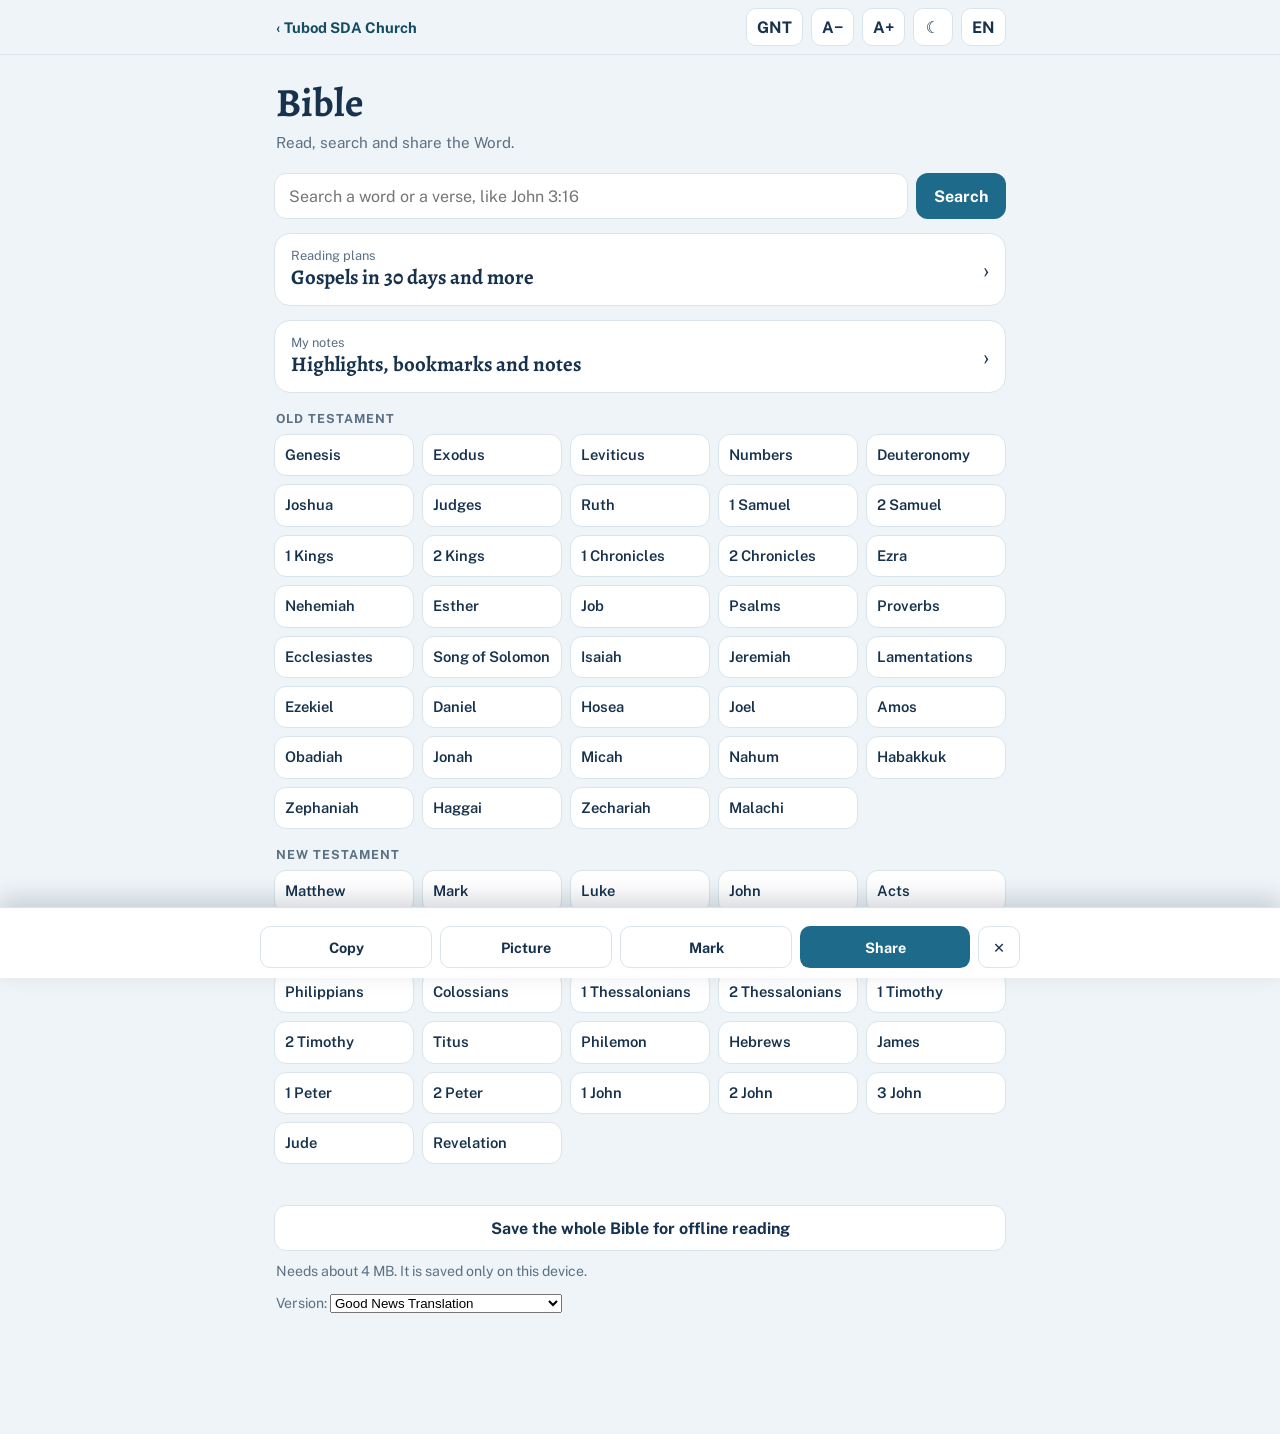
<file: bible.html>
<!DOCTYPE html>
<html lang="en">
<head>
<meta charset="utf-8">
<meta name="viewport" content="width=device-width, initial-scale=1">
<title>Bible · Tubod SDA Church</title>
<meta name="theme-color" content="#1D6A8A">
<link rel="icon" href="icon-192.png">
<link rel="preconnect" href="https://fonts.googleapis.com">
<link href="https://fonts.googleapis.com/css2?family=Alegreya:wght@400;500;700&family=Public+Sans:wght@400;500;600;700&display=swap" rel="stylesheet">
<style>
:root{--surface:#fff;--accent:#1D6A8A;--accent-d:color-mix(in srgb,var(--accent) 72%,#000);--bg:#EEF4F7;--card:#fff;--ink:#17324D;--muted:#5B7083;--line:#D9E4EA;--soft:color-mix(in srgb,var(--accent) 10%,#fff);--hl:#fff3c4;--sel:#d6ebf5;--fs:1.18rem}
html[data-theme=dark]{--surface:#16232f;--bg:#0f1a24;--card:#16232f;--ink:#e6eef5;--muted:#9db0c1;--line:#273847;--soft:color-mix(in srgb,var(--accent) 22%,#16232f);--hl:#5a4a12;--sel:#1f4256;--accent-d:color-mix(in srgb,var(--accent) 55%,#fff)}
*{box-sizing:border-box}html,body{margin:0}
body{font-family:'Public Sans',system-ui,-apple-system,Segoe UI,Roboto,sans-serif;background:var(--bg);color:var(--ink);min-height:100dvh;-webkit-font-smoothing:antialiased}
button{font:inherit;color:inherit;cursor:pointer}button:focus-visible,a:focus-visible,input:focus-visible{outline:3px solid #e3a72b;outline-offset:2px}
h1,h2,h3{font-family:'Alegreya',Georgia,serif;margin:0}
.bar{position:sticky;top:0;z-index:10;background:color-mix(in srgb,var(--bg) 92%,transparent);backdrop-filter:blur(8px);border-bottom:1px solid var(--line)}
.bar-in{max-width:760px;margin:0 auto;padding:8px 14px;display:flex;align-items:center;gap:8px}
.back{color:var(--accent-d);font-weight:700;text-decoration:none;font-size:.92rem;padding:6px 2px;white-space:nowrap;overflow:hidden;text-overflow:ellipsis;max-width:46vw}
.sp{flex:1}
.ib{background:var(--card);border:1px solid var(--line);border-radius:10px;min-width:40px;height:38px;padding:0 10px;font-weight:700;display:inline-grid;place-items:center}
.ib:hover{border-color:var(--accent)}
.wrap{max-width:760px;margin:0 auto;padding:14px 14px 120px}
.hero{padding:6px 2px 12px}.hero h1{font-size:clamp(1.9rem,6vw,2.5rem)}.hero p{margin:4px 0 0;color:var(--muted);font-size:.95rem}
.srch{display:flex;gap:8px;margin:10px 0 14px}
.srch input{flex:1;min-width:0;height:46px;border-radius:12px;border:1px solid var(--line);background:var(--card);color:var(--ink);padding:0 14px;font:inherit}
.btn{background:var(--accent);color:#fff;border:0;border-radius:12px;padding:0 18px;font-weight:700;height:46px}
.btn.q{background:var(--card);color:var(--ink);border:1px solid var(--line)}
.cont{display:flex;align-items:center;gap:12px;width:100%;text-align:left;background:linear-gradient(135deg,var(--accent),var(--accent-d));color:#fff;border:0;border-radius:16px;padding:14px 16px;margin:0 0 14px}
.cont small{display:block;opacity:.85;font-size:.8rem}.cont b{font-family:'Alegreya',serif;font-size:1.3rem}
.cont .go{margin-left:auto;font-size:1.4rem}
.sec{font-size:.78rem;letter-spacing:.08em;text-transform:uppercase;color:var(--muted);font-weight:700;margin:18px 2px 8px}
.grid{display:grid;grid-template-columns:repeat(auto-fill,minmax(128px,1fr));gap:8px}
.bk{background:var(--card);border:1px solid var(--line);border-radius:12px;padding:11px 10px;text-align:left;font-weight:600;font-size:.92rem;line-height:1.25}
.bk:hover{border-color:var(--accent);background:var(--soft)}
.cg{display:grid;grid-template-columns:repeat(auto-fill,minmax(54px,1fr));gap:8px}
.cg button{height:50px;border-radius:12px;border:1px solid var(--line);background:var(--card);font-weight:700;font-size:1.02rem}
.cg button:hover,.cg button.on{border-color:var(--accent);background:var(--soft);color:var(--accent-d)}
.crumb{display:flex;align-items:center;gap:8px;flex-wrap:wrap;margin:2px 0 12px}
.crumb h2{font-size:1.7rem}
.read{background:var(--card);border:1px solid var(--line);border-radius:18px;padding:18px 18px 22px}
.read h2{font-size:1.9rem;margin-bottom:12px}
.vs{font-family:'Alegreya',Georgia,serif;font-size:var(--fs);line-height:1.75}
.v{cursor:pointer;border-radius:4px;padding:1px 0;transition:background .2s}
.v sup{font:700 .62em 'Public Sans',sans-serif;color:var(--accent-d);margin:0 3px 0 5px;vertical-align:super}
.v[data-hl=y]{background:#fff3a8}.v[data-hl=g]{background:#cdeccb}.v[data-hl=b]{background:#cfe6fa}.v[data-hl=p]{background:#f9d4e4}
html[data-theme=dark] .v[data-hl=y]{background:#5a4a12}html[data-theme=dark] .v[data-hl=g]{background:#2b4a2d}html[data-theme=dark] .v[data-hl=b]{background:#1f4256}html[data-theme=dark] .v[data-hl=p]{background:#5a2a40}
.v[data-bm]::before{content:'\2605';color:#e3a72b;font-size:.7em;margin-right:2px}.v[data-note]::after{content:'\270E';color:var(--accent-d);font-size:.7em;margin-left:3px}
.v.sel{background:var(--sel);box-shadow:0 0 0 2px var(--sel)}
.v.flash{background:var(--hl);box-shadow:0 0 0 2px var(--hl)}
.pn{display:flex;gap:8px;margin-top:16px}.pn button{flex:1;height:48px;border-radius:12px;border:1px solid var(--line);background:var(--card);font-weight:700}
.pn button:hover:not(:disabled){border-color:var(--accent);background:var(--soft)}.pn button:disabled{opacity:.4;cursor:default}
.res{background:var(--card);border:1px solid var(--line);border-radius:14px;padding:12px 14px;margin:0 0 8px;display:block;width:100%;text-align:left}
.res:hover{border-color:var(--accent)}.res b{display:block;color:var(--accent-d);font-size:.86rem;margin-bottom:3px}.res span{font-family:'Alegreya',serif;font-size:1.06rem;line-height:1.5}
mark{background:var(--hl);color:inherit;border-radius:3px;padding:0 1px}
.note{color:var(--muted);font-size:.88rem;line-height:1.5;margin:10px 2px}
.prog{height:8px;border-radius:99px;background:var(--line);overflow:hidden;margin:10px 0}.prog i{display:block;height:100%;width:0;background:var(--accent);transition:width .2s}
.selbar{position:fixed;left:0;right:0;bottom:0;z-index:20;background:var(--card);border-top:1px solid var(--line);box-shadow:0 -8px 24px rgba(10,30,60,.18);padding:10px 14px calc(10px + env(safe-area-inset-bottom,0px));transform:translateY(110%);transition:transform .2s}
.selbar.on{transform:none}.selbar-in{max-width:760px;margin:0 auto;display:flex;flex-wrap:wrap;gap:8px;align-items:center}
.selbar .ref{flex:1 0 100%;min-width:0;font-weight:700;overflow:hidden;text-overflow:ellipsis;white-space:nowrap}
.selbar .btn{height:42px;padding:0 10px;border-radius:10px;flex:1 1 0;min-width:0;font-size:.9rem;white-space:nowrap}.selbar .btn#selClear{flex:0 0 42px;padding:0}
.toast{position:fixed;left:50%;bottom:90px;transform:translateX(-50%);background:var(--ink);color:var(--bg);padding:10px 16px;border-radius:12px;font-size:.92rem;z-index:40;opacity:0;pointer-events:none;transition:opacity .2s;max-width:90vw}
.toast.on{opacity:1}
.empty{text-align:center;color:var(--muted);padding:30px 10px}
.ov{position:fixed;inset:0;z-index:50;background:rgba(5,12,30,.6);display:flex;align-items:flex-end;justify-content:center}
.sheet{background:var(--card);color:var(--ink);width:100%;max-width:520px;border-radius:20px 20px 0 0;padding:16px 16px calc(16px + env(safe-area-inset-bottom,0px));max-height:92dvh;overflow:auto}
.sheet h3{font-size:1.4rem;margin:0 0 2px}.sheet .sub{color:var(--muted);font-size:.9rem;margin:0 0 12px}
.sw{display:flex;gap:10px;align-items:center;margin:6px 0 12px;flex-wrap:wrap}
.sw button{width:42px;height:42px;border-radius:50%;border:3px solid transparent;box-shadow:0 0 0 1px var(--line)}.sw button.on{border-color:var(--ink)}
.sw .y{background:#ffe66b}.sw .g{background:#a9dca6}.sw .b{background:#9ccbf2}.sw .p{background:#f4a9c9}.sw .n{background:var(--card);font-size:1.1rem;font-weight:700;color:var(--muted)}
.sw .bmk{width:auto;border-radius:12px;padding:0 14px;border:1px solid var(--line);background:var(--card);font-weight:700;color:var(--muted)}.sw .bmk.on{background:var(--soft);color:var(--accent-d);border-color:var(--accent)}
.sheet textarea{width:100%;min-height:90px;border-radius:12px;border:1px solid var(--line);background:var(--bg);color:var(--ink);padding:10px 12px;font:inherit;resize:vertical}
.sheet .acts{display:flex;gap:8px;margin-top:12px}.sheet .acts .btn{flex:1}.sheet .acts .btn.danger{background:#fff;color:#b3382c;border:1px solid #e3b2ac;flex:0 0 auto;padding:0 14px}
.pvimg{display:block;max-width:100%;max-height:58dvh;margin:0 auto 12px;border-radius:12px;box-shadow:0 6px 20px rgba(0,0,0,.3)}
.looks{display:flex;gap:8px;justify-content:center;margin-bottom:12px}.looks button{height:38px;padding:0 16px;border-radius:999px;border:1px solid var(--line);background:var(--card);font-weight:700}.looks button.on{background:var(--accent);color:#fff;border-color:var(--accent)}
.mrow{display:block;width:100%;text-align:left;background:var(--card);border:1px solid var(--line);border-radius:14px;padding:11px 14px;margin:0 0 8px}
.mrow:hover{border-color:var(--accent)}.mrow b{display:flex;gap:8px;align-items:center;color:var(--accent-d);font-size:.9rem}.mrow .dot{width:12px;height:12px;border-radius:50%;flex:none}
.mrow .tx{display:block;font-family:'Alegreya',serif;font-size:1.05rem;line-height:1.5;margin-top:3px}.mrow .nt{display:block;margin-top:6px;padding:6px 10px;border-left:3px solid var(--accent);background:var(--soft);border-radius:0 8px 8px 0;font-size:.92rem}
.chips2{display:flex;gap:6px;flex-wrap:wrap;margin:0 0 12px}.chips2 button{height:36px;padding:0 14px;border-radius:999px;border:1px solid var(--line);background:var(--card);font-weight:700;font-size:.88rem}.chips2 button.on{background:var(--accent);color:#fff;border-color:var(--accent)}
.cont.plan-c{background:var(--card);color:var(--ink);border:1px solid var(--line)}.cont.plan-c small{color:var(--muted);opacity:1}
.plan{display:block;width:100%;text-align:left;background:var(--card);border:1px solid var(--line);border-radius:14px;padding:14px 16px;margin:0 0 10px}
.plan:hover{border-color:var(--accent)}.plan b{display:block;font-family:'Alegreya',serif;font-size:1.3rem}.plan small{display:block;color:var(--muted);font-size:.86rem;margin-top:2px}
.plan-today{background:linear-gradient(135deg,var(--accent),var(--accent-d));color:#fff;border-radius:16px;padding:14px 16px;margin:10px 0 14px}
.plan-today small{opacity:.85}.plan-today b{display:block;font-family:'Alegreya',serif;font-size:1.5rem;margin:2px 0 10px}
.plan-today .chips{display:flex;gap:6px;flex-wrap:wrap;margin-bottom:10px}.plan-today .chips .btn{height:36px;padding:0 12px;font-size:.88rem}
.plan-today .rowb{display:flex;gap:8px}.plan-today .rowb .btn{flex:1}
.plan-today .btn{background:#fff;color:var(--accent-d)}.plan-today .btn.q{background:transparent;color:#fff;border:1px solid rgba(255,255,255,.7)}
.plan-today.done{background:var(--soft);color:var(--ink)}.plan-today.done b{margin:0}
.days{display:flex;flex-direction:column;gap:6px}
.drow{display:flex;gap:10px;align-items:center;background:var(--card);border:1px solid var(--line);border-radius:12px;padding:6px 10px 6px 6px}
.drow.on{background:var(--soft)}.drow .chk{width:36px;height:36px;border-radius:10px;border:2px solid var(--line);background:var(--card);font-weight:800;color:#fff;font-size:1.05rem;flex:none}
.drow.on .chk{background:var(--accent);border-color:var(--accent)}
.drow .dl{flex:1;min-width:0;text-align:left;background:none;border:0;padding:4px 2px;display:flex;flex-direction:column}
.drow .dl b{font-size:.74rem;letter-spacing:.06em;text-transform:uppercase;color:var(--muted)}.drow .dl span{font-weight:600}
.planbar{display:flex;align-items:center;gap:10px;background:var(--soft);border:1px solid var(--line);border-radius:14px;padding:10px 12px;margin-top:12px}
.planbar small{flex:1;color:var(--muted);font-weight:600}.planbar .btn{height:42px;padding:0 14px;border-radius:10px}
@media print{.bar,.selbar,.pn,.srch{display:none}.wrap{padding:0}.read{border:0}}
</style>
</head>
<body>
<header class="bar"><div class="bar-in">
  <a class="back" id="back" href="index.html">&#8249; Tubod SDA Church</a><span class="sp"></span>
  <button class="ib" id="ver" type="button" aria-label="Bible version" hidden></button>
  <button class="ib" id="szDn" type="button" aria-label="Smaller text">A&#8722;</button>
  <button class="ib" id="szUp" type="button" aria-label="Bigger text">A+</button>
  <button class="ib" id="thm" type="button" aria-label="Dark or light"></button>
  <button class="ib" id="lng" type="button" aria-label="Language"></button>
</div></header>
<main class="wrap" id="app"></main>
<div class="selbar" id="selbar" role="region" aria-label="Selected verses"><div class="selbar-in"><span class="ref" id="selref"></span><button class="btn q" id="selCopy" type="button"></button><button class="btn q" id="selPic" type="button"></button><button class="btn q" id="selMark" type="button"></button><button class="btn" id="selShare" type="button"></button><button class="btn q" id="selClear" type="button" aria-label="Clear">&#10005;</button></div></div>
<div class="toast" id="toast" role="status"></div>
<script>
(() => {
'use strict';
const BASE = 'https://mvcashbel-art.github.io/isabel-merida-district/bible/';
const KEY = 'tubod', LANGKEY = 'tubodLang';
const INDEX = {"translations":[{"id":"ceb","name":"Ang Bag-ong Maayong Balita Biblia","short":"Maayong Balita","lang":"ceb","rights":"© 1999 Philippine Bible Society"},{"id":"gnt","name":"Good News Translation","short":"GNT","lang":"en","rights":"© 1992 American Bible Society"}],"books":[{"n":1,"en":"Genesis","ceb":"Genesis","ch":50,"ot":true},{"n":2,"en":"Exodus","ceb":"Exodo","ch":40,"ot":true},{"n":3,"en":"Leviticus","ceb":"Levitico","ch":27,"ot":true},{"n":4,"en":"Numbers","ceb":"Numeros","ch":36,"ot":true},{"n":5,"en":"Deuteronomy","ceb":"Deuteronomio","ch":34,"ot":true},{"n":6,"en":"Joshua","ceb":"Josue","ch":24,"ot":true},{"n":7,"en":"Judges","ceb":"Mga Maghuhukom","ch":21,"ot":true},{"n":8,"en":"Ruth","ceb":"Rut","ch":4,"ot":true},{"n":9,"en":"1 Samuel","ceb":"1 Samuel","ch":31,"ot":true},{"n":10,"en":"2 Samuel","ceb":"2 Samuel","ch":24,"ot":true},{"n":11,"en":"1 Kings","ceb":"1 Hari","ch":22,"ot":true},{"n":12,"en":"2 Kings","ceb":"2 Hari","ch":25,"ot":true},{"n":13,"en":"1 Chronicles","ceb":"1 Cronica","ch":29,"ot":true},{"n":14,"en":"2 Chronicles","ceb":"2 Cronica","ch":36,"ot":true},{"n":15,"en":"Ezra","ceb":"Esdras","ch":10,"ot":true},{"n":16,"en":"Nehemiah","ceb":"Nehemias","ch":13,"ot":true},{"n":17,"en":"Esther","ceb":"Ester","ch":10,"ot":true},{"n":18,"en":"Job","ceb":"Job","ch":42,"ot":true},{"n":19,"en":"Psalms","ceb":"Salmo","ch":150,"ot":true},{"n":20,"en":"Proverbs","ceb":"Proverbio","ch":31,"ot":true},{"n":21,"en":"Ecclesiastes","ceb":"Magwawali","ch":12,"ot":true},{"n":22,"en":"Song of Solomon","ceb":"Awit ni Solomon","ch":8,"ot":true},{"n":23,"en":"Isaiah","ceb":"Isaias","ch":66,"ot":true},{"n":24,"en":"Jeremiah","ceb":"Jeremias","ch":52,"ot":true},{"n":25,"en":"Lamentations","ceb":"Panaghoy","ch":5,"ot":true},{"n":26,"en":"Ezekiel","ceb":"Ezekiel","ch":48,"ot":true},{"n":27,"en":"Daniel","ceb":"Daniel","ch":12,"ot":true},{"n":28,"en":"Hosea","ceb":"Oseas","ch":14,"ot":true},{"n":29,"en":"Joel","ceb":"Joel","ch":3,"ot":true},{"n":30,"en":"Amos","ceb":"Amos","ch":9,"ot":true},{"n":31,"en":"Obadiah","ceb":"Obadias","ch":1,"ot":true},{"n":32,"en":"Jonah","ceb":"Jonas","ch":4,"ot":true},{"n":33,"en":"Micah","ceb":"Miqueas","ch":7,"ot":true},{"n":34,"en":"Nahum","ceb":"Nahum","ch":3,"ot":true},{"n":35,"en":"Habakkuk","ceb":"Habacuc","ch":3,"ot":true},{"n":36,"en":"Zephaniah","ceb":"Sofonias","ch":3,"ot":true},{"n":37,"en":"Haggai","ceb":"Ageo","ch":2,"ot":true},{"n":38,"en":"Zechariah","ceb":"Zacarias","ch":14,"ot":true},{"n":39,"en":"Malachi","ceb":"Malaquias","ch":4,"ot":true},{"n":40,"en":"Matthew","ceb":"Mateo","ch":28,"ot":false},{"n":41,"en":"Mark","ceb":"Marcos","ch":16,"ot":false},{"n":42,"en":"Luke","ceb":"Lucas","ch":24,"ot":false},{"n":43,"en":"John","ceb":"Juan","ch":21,"ot":false},{"n":44,"en":"Acts","ceb":"Mga Buhat","ch":28,"ot":false},{"n":45,"en":"Romans","ceb":"Roma","ch":16,"ot":false},{"n":46,"en":"1 Corinthians","ceb":"1 Corinto","ch":16,"ot":false},{"n":47,"en":"2 Corinthians","ceb":"2 Corinto","ch":13,"ot":false},{"n":48,"en":"Galatians","ceb":"Galacia","ch":6,"ot":false},{"n":49,"en":"Ephesians","ceb":"Efeso","ch":6,"ot":false},{"n":50,"en":"Philippians","ceb":"Filipos","ch":4,"ot":false},{"n":51,"en":"Colossians","ceb":"Colosas","ch":4,"ot":false},{"n":52,"en":"1 Thessalonians","ceb":"1 Tesalonica","ch":5,"ot":false},{"n":53,"en":"2 Thessalonians","ceb":"2 Tesalonica","ch":3,"ot":false},{"n":54,"en":"1 Timothy","ceb":"1 Timoteo","ch":6,"ot":false},{"n":55,"en":"2 Timothy","ceb":"2 Timoteo","ch":4,"ot":false},{"n":56,"en":"Titus","ceb":"Tito","ch":3,"ot":false},{"n":57,"en":"Philemon","ceb":"Filemon","ch":1,"ot":false},{"n":58,"en":"Hebrews","ceb":"Hebreo","ch":13,"ot":false},{"n":59,"en":"James","ceb":"Santiago","ch":5,"ot":false},{"n":60,"en":"1 Peter","ceb":"1 Pedro","ch":5,"ot":false},{"n":61,"en":"2 Peter","ceb":"2 Pedro","ch":3,"ot":false},{"n":62,"en":"1 John","ceb":"1 Juan","ch":5,"ot":false},{"n":63,"en":"2 John","ceb":"2 Juan","ch":1,"ot":false},{"n":64,"en":"3 John","ceb":"3 Juan","ch":1,"ot":false},{"n":65,"en":"Jude","ceb":"Judas","ch":1,"ot":false},{"n":66,"en":"Revelation","ceb":"Pinadayag","ch":22,"ot":false}]};
const BOOKS = INDEX.books, TRS = INDEX.translations;
const $ = s => document.querySelector(s), app = $('#app');
const ls = { get(k, d) { try { const v = localStorage.getItem(k); return v == null ? d : JSON.parse(v); } catch (e) { return d; } }, set(k, v) { try { localStorage.setItem(k, JSON.stringify(v)); } catch (e) {} } };
const esc = s => String(s).replace(/[&<>"']/g, c => '&#' + c.charCodeAt(0) + ';');

/* ---------- words ---------- */
const TX = {
  en: { title: 'Bible', sub: 'Read, search and share the Word.', ph: 'Search a word or a verse, like John 3:16', go: 'Search', cont: 'Continue reading', ot: 'Old Testament', nt: 'New Testament', chap: 'Chapter', prev: 'Previous', next: 'Next', chs: 'Chapters', copy: 'Copy', share: 'Share', copied: 'Copied', none: 'Nothing found. Try another word.', found: n => n + ' verse' + (n === 1 ? '' : 's') + ' found', more: 'Showing the first 150. Add another word to narrow it down.',
    load: 'Loading the Bible for searching…', err: 'Could not load this. Check your internet and try again.', off: 'Save the whole Bible for offline reading', offp: 'Saving… ', offd: 'The whole Bible is saved on this phone. You can read it without internet.', offn: 'Needs about 4 MB. It is saved only on this device.', ver: 'Version', home: 'All books', sz: 'Text size' },
  ceb: { title: 'Biblia', sub: 'Basaha, pangitaa ug ipaambit ang Pulong.', ph: 'Pangitag pulong o bersikulo, sama sa Juan 3:16', go: 'Pangita', cont: 'Padayon sa pagbasa', ot: 'Daang Tugon', nt: 'Bag-ong Tugon', chap: 'Kapitulo', prev: 'Nauna', next: 'Sunod', chs: 'Mga kapitulo', copy: 'I-copy', share: 'Ipaambit', copied: 'Na-copy na', none: 'Walay nakit-an. Sulayi ang lain nga pulong.', found: n => n + ' ka bersikulo ang nakit-an', more: 'Gipakita ang unang 150. Dugangi og pulong aron paliton.',
    load: 'Gikarga ang Biblia para sa pagpangita…', err: 'Wala maablihi kini. Susiha ang internet ug sulayi pag-usab.', off: 'I-save ang tibuok Biblia para mabasa bisan walay internet', offp: 'Gi-save… ', offd: 'Na-save na ang tibuok Biblia niining telepono. Mabasa nimo bisan walay internet.', offn: 'Mga 4 MB ang kinahanglan. Sa kini nga device ra kini ma-save.', ver: 'Bersyon', home: 'Tanang libro', sz: 'Gidak-on sa letra' }
};
let UI = (() => { const u = ls.get('bibleUi', null); if (u === 'ceb' || u === 'en') return u; try { return localStorage.getItem(LANGKEY) === 'ceb' ? 'ceb' : 'en'; } catch (e) { return 'en'; } })();
const T = k => TX[UI][k];
const bname = b => UI === 'ceb' ? b.ceb : b.en;
const tname = b => (TRS.find(t => t.id === TR) || TRS[0]).lang === 'ceb' ? b.ceb : b.en;

/* ---------- look ---------- */
(() => {
  const lk = ls.get(KEY + 'Look', null); if (lk && /^#[0-9a-f]{6}$/i.test(lk.accent || '')) document.documentElement.style.setProperty('--accent', lk.accent);
  const th = ls.get('bibleTheme', null) || (matchMedia('(prefers-color-scheme:dark)').matches ? 'dark' : 'light');
  document.documentElement.dataset.theme = th;
})();
let FS = ls.get('bibleFs', 1.18); const applyFs = () => document.documentElement.style.setProperty('--fs', FS + 'rem'); applyFs();
function chrome() {
  document.documentElement.lang = UI === 'ceb' ? 'ceb' : 'en';
  $('#lng').textContent = UI === 'ceb' ? 'BIS' : 'EN'; $('#thm').textContent = document.documentElement.dataset.theme === 'dark' ? '☀' : '☾';
  $('#selCopy').textContent = T('copy'); $('#selShare').textContent = T('share'); $('#selPic').textContent = M('pic'); $('#selMark').textContent = M('mark'); $('#szDn').title = $('#szUp').title = T('sz');
  const vb = $('#ver'); vb.hidden = TRS.length < 2; vb.textContent = tr1().short.replace('Maayong Balita', 'MB'); vb.title = tr1().name;
  document.title = T('title') + ' · Tubod SDA Church';
}
$('#lng').addEventListener('click', () => { UI = UI === 'ceb' ? 'en' : 'ceb'; ls.set('bibleUi', UI); try { localStorage.setItem(LANGKEY, UI); } catch (e) {} if (!ls.get('bibleTr', null)) TR = defTr(); chrome(); route(); });
$('#ver').addEventListener('click', () => { const i = TRS.findIndex(t => t.id === TR); TR = TRS[(i + 1) % TRS.length].id; ls.set('bibleTr', TR); chrome(); route(); });
$('#thm').addEventListener('click', () => { const d = document.documentElement.dataset.theme === 'dark' ? 'light' : 'dark'; document.documentElement.dataset.theme = d; ls.set('bibleTheme', d); chrome(); });
$('#szUp').addEventListener('click', () => { FS = Math.min(2, +(FS + .1).toFixed(2)); ls.set('bibleFs', FS); applyFs(); });
$('#szDn').addEventListener('click', () => { FS = Math.max(.9, +(FS - .1).toFixed(2)); ls.set('bibleFs', FS); applyFs(); });
const toast = m => { const t = $('#toast'); t.textContent = m; t.classList.add('on'); clearTimeout(toast.t); toast.t = setTimeout(() => t.classList.remove('on'), 2200); };

/* ---------- data: one file per book, cached on the phone as it is read ---------- */
const memo = {};  /* tr:n -> { v: chapters, nv: normalised } */
const defTr = () => (TRS.find(t => t.lang === UI) || TRS[0]).id;   /* the version that matches the site language, until someone picks one */
let TR = ls.get('bibleTr', null); if (!TRS.some(t => t.id === TR)) TR = defTr();
const norm = s => String(s).toLowerCase().normalize('NFD').replace(/[̀-ͯ]/g, '').replace(/[^a-z0-9 ]+/g, ' ').replace(/\s+/g, ' ').trim();
const urlOf = (tr, n) => BASE + tr + '/' + n + '.json';
async function cacheOpen() { try { return await caches.open('bible-v1'); } catch (e) { return null; } }
async function getBook(n, tr) {
  tr = tr || TR; const k = tr + ':' + n; if (memo[k]) return memo[k];
  const u = urlOf(tr, n), c = await cacheOpen(); let res = c && await c.match(u);
  if (!res) { res = await fetch(u); if (!res.ok) throw new Error('http ' + res.status); if (c) { try { await c.put(u, res.clone()); } catch (e) {} } }
  const v = await res.json(); return (memo[k] = { v, nv: null });
}
const verseList = (chap) => {   /* skip merged (empty) verses, label them as 1-2 */
  const out = []; for (let i = 0; i < chap.length; i++) { if (!chap[i]) continue; let j = i + 1; while (j < chap.length && !chap[j]) j++; out.push({ a: i + 1, b: j, t: chap[i] }); } return out;
};

/* ---------- book names and references ---------- */
const key = s => norm(s).replace(/ /g, '');
const ALIAS = { gn: 1, ex: 2, dt: 5, ps: 19, pr: 20, is: 23, mt: 40, mk: 41, lk: 42, jn: 43, rm: 45, rev: 66, hb: 58, jas: 59, jm: 59 };
const BK = BOOKS.map(b => ({ n: b.n, ks: [key(b.en), key(b.ceb)] }));
function findBook(s) {
  const k = key(s); if (!k) return null;
  if (ALIAS[k]) return ALIAS[k];
  let hit = BK.find(b => b.ks.includes(k)); if (hit) return hit.n;
  if (k.length < 2) return null;
  hit = BK.find(b => b.ks.some(x => x.startsWith(k))); return hit ? hit.n : null;
}
function parseRef(q) {
  const m = /^\s*((?:[1-3]\s*)?[a-zÀ-ɏ][a-zÀ-ɏ .]*?)\s*(\d{1,3})?\s*(?:[:.]\s*(\d{1,3})(?:\s*[-–]\s*(\d{1,3}))?)?\s*$/i.exec(q);
  if (!m) return null; const n = findBook(m[1]); if (!n) return null;
  const b = BOOKS[n - 1], c = m[2] ? +m[2] : 0; if (c && (c < 1 || c > b.ch)) return null;
  return { n, c, v: m[3] ? +m[3] : 0 };
}
const refLabel = (n, c, a, b) => bname(BOOKS[n - 1]) + ' ' + c + (a ? ':' + (b && b !== a ? a + '–' + b : a) : '');

/* ---------- views ---------- */
const go = h => { if (location.hash === h) route(); else location.hash = h; };
const tr1 = () => TRS.find(t => t.id === TR) || TRS[0];
function head(title, sub) { return `<div class="hero"><h1>${esc(title)}</h1>${sub ? `<p>${esc(sub)}</p>` : ''}</div>`; }
function versionPick() {
  if (TRS.length < 2) return `<p class="note" data-b>${esc(tr1().name)} · ${esc(tr1().rights || '')}</p>`;
  return `<label class="note">${esc(T('ver'))}: <select id="trSel">${TRS.map(t => `<option value="${t.id}" ${t.id === TR ? 'selected' : ''}>${esc(t.name)}</option>`).join('')}</select></label>`;
}
function viewBooks() {
  const last = ls.get('bibleLast', null), lb = last && BOOKS[last.n - 1];
  const grp = (ot) => `<div class="grid">${BOOKS.filter(b => b.ot === ot).map(b => `<button class="bk" type="button" data-bk="${b.n}">${esc(bname(b))}</button>`).join('')}</div>`;
  app.innerHTML = head(T('title'), T('sub')) +
    `<form class="srch" id="sf" role="search"><input id="q" type="search" placeholder="${esc(T('ph'))}" aria-label="${esc(T('ph'))}" autocomplete="off"><button class="btn" type="submit">${esc(T('go'))}</button></form>` +
    planCard() + notesCard() +
    (lb ? `<button class="cont" type="button" data-go="#/${last.n}/${last.c}"><span><small>${esc(T('cont'))}</small><b>${esc(refLabel(last.n, last.c))}</b></span><span class="go">&#8250;</span></button>` : '') +
    `<div class="sec">${esc(T('ot'))}</div>${grp(true)}<div class="sec">${esc(T('nt'))}</div>${grp(false)}` +
    `<div class="sec">&nbsp;</div><button class="btn q" id="offBtn" type="button" style="width:100%">${esc(T('off'))}</button><div class="prog" id="offP" hidden><i></i></div><p class="note" id="offN">${esc(ls.get('bibleOff:' + TR, 0) ? T('offd') : T('offn'))}</p>` + versionPick();
  $('#sf').addEventListener('submit', e => { e.preventDefault(); const q = $('#q').value.trim(); if (!q) return; const r = parseRef(q); if (r && r.c) go('#/' + r.n + '/' + r.c + (r.v ? '/' + r.v : '')); else if (r) go('#/' + r.n); else go('#/s/' + encodeURIComponent(q)); });
  $('#offBtn').addEventListener('click', saveOffline);
  const sel = $('#trSel'); if (sel) sel.addEventListener('change', () => { TR = sel.value; ls.set('bibleTr', TR); route(); });
  window.scrollTo(0, 0);
}
function viewChapters(n) {
  const b = BOOKS[n - 1]; if (!b) return go('#');
  app.innerHTML = `<div class="crumb"><button class="btn q" type="button" data-go="#" style="height:38px">&#8249; ${esc(T('home'))}</button></div><h2 style="font-size:2rem;margin:4px 2px 12px">${esc(bname(b))}</h2><div class="sec" style="margin-top:6px">${esc(T('chs'))}</div><div class="cg">${Array.from({ length: b.ch }, (_, i) => `<button type="button" data-go="#/${n}/${i + 1}">${i + 1}</button>`).join('')}</div>`;
  window.scrollTo(0, 0);
}
let sel = new Set(), cur = null;
async function viewRead(n, c, v) {
  const b = BOOKS[n - 1]; if (!b || c < 1 || c > b.ch) return go('#');
  app.innerHTML = `<div class="empty">…</div>`; sel = new Set(); showSel();
  let bk; try { bk = await getBook(n); } catch (e) { app.innerHTML = `<div class="empty">${esc(T('err'))}<p><button class="btn" type="button" data-retry>OK</button></p></div>`; return; }
  const chap = bk.v[c - 1] || [], vl = verseList(chap); cur = { n, c, vl };
  ls.set('bibleLast', { n, c });
  const hasPrev = !(n === 1 && c === 1), hasNext = !(n === 66 && c === BOOKS[65].ch);
  app.innerHTML = `<div class="crumb"><button class="btn q" type="button" data-go="#/${n}" style="height:38px">&#8249; ${esc(bname(b))}</button><button class="btn q" type="button" data-go="#" style="height:38px">${esc(T('home'))}</button></div>
    <article class="read"><h2>${esc(bname(b))} ${c}</h2><div class="vs">${vl.map(x => `<span class="v" data-a="${x.a}" data-b="${x.b}"${markAttrs(n, c, x.a)}><sup>${x.a === x.b ? x.a : x.a + '–' + x.b}</sup>${esc(x.t)} </span>`).join('')}</div></article>
    <div class="pn"><button type="button" id="pv" ${hasPrev ? '' : 'disabled'}>&#8249; ${esc(T('prev'))}</button><button type="button" data-go="#/${n}">${esc(T('chs'))}</button><button type="button" id="nx" ${hasNext ? '' : 'disabled'}>${esc(T('next'))} &#8250;</button></div>
    ${planBar(n, c)}<p class="note">${esc(tr1().name)} · ${esc(tr1().rights || '')}</p>`;
  const step = d => { let nn = n, cc = c + d; if (cc < 1) { nn = n - 1; if (nn < 1) return; cc = BOOKS[nn - 1].ch; } else if (cc > b.ch) { nn = n + 1; if (nn > 66) return; cc = 1; } go('#/' + nn + '/' + cc); };
  $('#pv').addEventListener('click', () => step(-1)); $('#nx').addEventListener('click', () => step(1)); viewRead.step = step;
  if (v) { const el = [...app.querySelectorAll('.v')].find(e => +e.dataset.a <= v && v <= +e.dataset.b); if (el) { el.classList.add('flash'); setTimeout(() => el.scrollIntoView({ block: 'center' }), 60); setTimeout(() => el.classList.remove('flash'), 3500); } else window.scrollTo(0, 0); }
  else window.scrollTo(0, 0);
  /* warm the next chapter's book so reading on goes smoothly */
  if (c === b.ch && n < 66) getBook(n + 1).catch(() => {});
}
/* picking verses: tap to select, then copy or share */
function showSel() {
  const bar = $('#selbar'); if (!cur || !sel.size) { bar.classList.remove('on'); return; }
  const rows = [...sel].sort((x, y) => x - y).map(i => cur.vl[i]);
  let parts = [], s = rows[0].a, e = rows[0].b;
  for (let i = 1; i < rows.length; i++) { if (rows[i].a <= e + 1) e = Math.max(e, rows[i].b); else { parts.push([s, e]); s = rows[i].a; e = rows[i].b; } } parts.push([s, e]);
  const ref = tname(BOOKS[cur.n - 1]) + ' ' + cur.c + ':' + parts.map(p => p[0] === p[1] ? p[0] : p[0] + '–' + p[1]).join(', ');
  $('#selref').textContent = ref; bar.classList.add('on'); bar.dataset.ref = ref;
}
const selText = () => {
  const rows = [...sel].sort((x, y) => x - y).map(i => cur.vl[i]), ref = $('#selbar').dataset.ref;
  return { ref, body: rows.map(r => (rows.length > 1 ? '(' + (r.a === r.b ? r.a : r.a + '–' + r.b) + ') ' : '') + r.t).join(' '), full: '“' + rows.map(r => r.t).join(' ') + '” — ' + ref + ' (' + tr1().short + ')' };
};
app.addEventListener('click', e => {
  const sp = e.target.closest('.v');
  if (sp && cur) { const i = [...app.querySelectorAll('.v')].indexOf(sp); if (sel.has(i)) { sel.delete(i); sp.classList.remove('sel'); } else { sel.add(i); sp.classList.add('sel'); } showSel(); return; }
  if (planClick(e)) return;
  const g = e.target.closest('[data-go]'); if (g) { go(g.dataset.go); return; }
  const bk = e.target.closest('[data-bk]'); if (bk) { go('#/' + bk.dataset.bk); return; }
  if (e.target.closest('[data-retry]')) route();
});
function clearSel() { sel = new Set(); app.querySelectorAll('.v.sel').forEach(x => x.classList.remove('sel')); showSel(); }
$('#selClear').addEventListener('click', clearSel);
$('#selCopy').addEventListener('click', async () => { if (!sel.size) return; const t = selText().full; try { await navigator.clipboard.writeText(t); toast(T('copied')); } catch (e) { const ta = document.createElement('textarea'); ta.value = t; document.body.appendChild(ta); ta.select(); try { document.execCommand('copy'); toast(T('copied')); } catch (er) {} ta.remove(); } });
$('#selShare').addEventListener('click', async () => {
  if (!sel.size) return; const s = selText(), url = location.href.split('#')[0] + '#/' + cur.n + '/' + cur.c + '/' + cur.vl[[...sel].sort((x, y) => x - y)[0]].a;
  if (navigator.share) { try { await navigator.share({ title: s.ref, text: s.full, url }); return; } catch (e) { if (e && e.name === 'AbortError') return; } }
  if (window.__shareBox) { window.__shareBox(s.ref, s.full, url); return; }
  try { await navigator.clipboard.writeText(s.full + '\n' + url); toast(T('copied')); } catch (e) {}
});

/* ---------- search ---------- */
let allLoaded = {};
async function loadAll(prog) {
  let done = 0; const ids = BOOKS.map(b => b.n).filter(n => !memo[TR + ':' + n]);
  const run = async () => { while (ids.length) { const n = ids.shift(); await getBook(n); done++; if (prog) prog(done, done + ids.length); } };
  await Promise.all([run(), run(), run(), run()]);
}
let searchId = 0;
async function viewSearch(q) {
  const my = ++searchId, toks = norm(q).split(' ').filter(Boolean);
  app.innerHTML = `<div class="crumb"><button class="btn q" type="button" data-go="#" style="height:38px">&#8249; ${esc(T('home'))}</button></div><form class="srch" id="sf"><input id="q" type="search" value="${esc(q)}" aria-label="${esc(T('ph'))}"><button class="btn" type="submit">${esc(T('go'))}</button></form><p class="note">${esc(T('load'))}</p><div class="prog"><i id="pg"></i></div><div id="out"></div>`;
  $('#sf').addEventListener('submit', e => { e.preventDefault(); const v = $('#q').value.trim(); if (!v) return; const r = parseRef(v); if (r && r.c) go('#/' + r.n + '/' + r.c + (r.v ? '/' + r.v : '')); else go('#/s/' + encodeURIComponent(v)); });
  try { await loadAll((d, t) => { const p = $('#pg'); if (p) p.style.width = Math.round(d / 66 * 100) + '%'; }); } catch (e) { app.querySelector('.note').textContent = T('err'); return; }
  if (my !== searchId) return;
  const out = []; let total = 0;
  for (const b of BOOKS) {
    const bk = memo[TR + ':' + b.n]; if (!bk) continue;
    if (!bk.nv) bk.nv = bk.v.map(ch => ch.map(norm));
    for (let ci = 0; ci < bk.nv.length; ci++) for (let vi = 0; vi < bk.nv[ci].length; vi++) {
      const t = bk.nv[ci][vi]; if (t && toks.every(k => t.includes(k))) { total++; if (out.length < 150) out.push([b.n, ci + 1, vi + 1, bk.v[ci][vi]]); }
    }
  }
  const rx = toks.length ? new RegExp('(' + toks.map(t => t.replace(/[.*+?^${}()|[\]\\]/g, '\\$&')).join('|') + ')', 'gi') : null;
  app.querySelector('.note').textContent = total ? T('found')(total) + (total > 150 ? ' · ' + T('more') : '') : T('none'); const pr = app.querySelector('.prog'); if (pr) pr.remove();
  $('#out').innerHTML = out.map(r => `<button class="res" type="button" data-go="#/${r[0]}/${r[1]}/${r[2]}"><b>${esc(refLabel(r[0], r[1], r[2]))}</b><span>${rx ? esc(r[3]).replace(rx, '<mark>$1</mark>') : esc(r[3])}</span></button>`).join('');
}

/* ---------- save everything for offline ---------- */
async function saveOffline() {
  const btn = $('#offBtn'), p = $('#offP'), note = $('#offN'); btn.disabled = true; p.hidden = false;
  try { await loadAll((d) => { p.firstElementChild.style.width = Math.round(d / 66 * 100) + '%'; note.textContent = T('offp') + d + '/66'; }); ls.set('bibleOff:' + TR, 1); note.textContent = T('offd'); try { navigator.storage && navigator.storage.persist && navigator.storage.persist(); } catch (e) {} }
  catch (e) { note.textContent = T('err'); }
  p.hidden = true; btn.disabled = false;
}

/* ---------- reading plans: a few days at a time, checked off on this phone ---------- */
const PLANS = [
  { id: 'gospels', days: 30, books: [40, 41, 42, 43] },
  { id: 'psalms', days: 30, books: [19] },
  { id: 'nt', days: 90, books: Array.from({ length: 27 }, (_, i) => 40 + i) }
];
const PT = {
  en: { title: 'Reading plans', sub: 'Read a little each day and check off each day as you go.', cta: 'Gospels in 30 days and more', today: 'Today', day: 'Day', read: 'Read', mark: 'Mark day done', all: 'All days', prog: (n, t) => n + ' of ' + t + ' days done', notstarted: 'Not started yet', reset: 'Start over', reset2: 'Tap again to start over', complete: 'Plan complete. Well done!', finish: 'Finish today’s reading', done2: 'Day done', nextch: 'Next chapter', saved: 'Day checked off', pace: 'Go at your own pace. Missed a day? Just carry on where you stopped.',
    gospelsN: 'Gospels in 30 days', gospelsD: 'Matthew, Mark, Luke and John, about 3 chapters a day.', psalmsN: 'Psalms in 30 days', psalmsD: 'The whole book of Psalms, 5 psalms a day.', ntN: 'New Testament in 90 days', ntD: 'From Matthew to Revelation, about 3 chapters a day.' },
  ceb: { title: 'Mga plano sa pagbasa', sub: 'Basaha ang diyutay matag adlaw ug markahi ang matag adlaw nga nahuman na.', cta: 'Mga Ebanghelyo sa 30 ka adlaw ug uban pa', today: 'Karon', day: 'Adlaw', read: 'Basaha', mark: 'Markahi nga human na ang adlaw', all: 'Tanang adlaw', prog: (n, t) => n + ' sa ' + t + ' ka adlaw ang nahuman', notstarted: 'Wala pa nasugdi', reset: 'Sugdi pag-usab', reset2: 'I-tap pag-usab aron masugdan pag-usab', complete: 'Human na ang plano. Maayong buhat!', finish: 'Humana ang pagbasa karon', done2: 'Human na ang adlaw', nextch: 'Sunod nga kapitulo', saved: 'Namarkahan na ang adlaw', pace: 'Sunda ang imong kaugalingong pas. Nakalimot og usa ka adlaw? Padayon lang diin ka mihunong.',
    gospelsN: 'Mga Ebanghelyo sa 30 ka adlaw', gospelsD: 'Mateo, Marcos, Lucas ug Juan, mga 3 ka kapitulo kada adlaw.', psalmsN: 'Mga Salmo sa 30 ka adlaw', psalmsD: 'Ang tibuok basahon sa mga Salmo, 5 ka salmo kada adlaw.', ntN: 'Bag-ong Tugon sa 90 ka adlaw', ntD: 'Gikan sa Mateo hangtod sa Pinadayag, mga 3 ka kapitulo kada adlaw.' }
};
const P = k => PT[UI][k];
const planChaps = p => { const o = []; p.books.forEach(n => { for (let c = 1; c <= BOOKS[n - 1].ch; c++) o.push([n, c]); }); return o; };
const planDay = (p, d) => { const all = planChaps(p), a = Math.floor(d * all.length / p.days), b = Math.floor((d + 1) * all.length / p.days); return all.slice(a, b); };   /* d counts from 0 */
const dayLabel = chs => { const out = []; chs.forEach(([n, c]) => { const l = out[out.length - 1]; if (l && l.n === n && l.b === c - 1) l.b = c; else out.push({ n, a: c, b: c }); }); return out.map(x => bname(BOOKS[x.n - 1]) + ' ' + (x.a === x.b ? x.a : x.a + '–' + x.b)).join('; '); };
const pst = id => { const s = ls.get('biblePlan:' + id, null); return s && Array.isArray(s.done) ? s : { done: [] }; };
const psave = (id, s) => { ls.set('biblePlan:' + id, s); ls.set('biblePlanLast', id); };
const pNext = (p, s) => { for (let d = 0; d < p.days; d++) if (!s.done.includes(d)) return d; return -1; };
const pcrumb = h => `<div class="crumb"><button class="btn q" type="button" data-go="${h}" style="height:38px">&#8249; ${esc(h === '#' ? T('home') : P('title'))}</button></div>`;
function planCard() {
  const p = PLANS.find(q => q.id === ls.get('biblePlanLast', null)), nx = p ? pNext(p, pst(p.id)) : -1;
  return `<button class="cont plan-c" type="button" data-go="#/p${nx >= 0 ? '/' + p.id : ''}"><span><small>${esc(nx >= 0 ? P('today') + ' · ' + P('day') + ' ' + (nx + 1) : P('title'))}</small><b>${esc(nx >= 0 ? dayLabel(planDay(p, nx)) : P('cta'))}</b></span><span class="go">&#8250;</span></button>`;
}
function viewPlans() {
  app.innerHTML = pcrumb('#') + head(P('title'), P('sub')) + PLANS.map(p => { const n = pst(p.id).done.length;
    return `<button class="plan" type="button" data-go="#/p/${p.id}"><b>${esc(P(p.id + 'N'))}</b><small>${esc(P(p.id + 'D'))}</small><span class="prog"><i style="width:${Math.round(n / p.days * 100)}%"></i></span><small>${esc(n ? P('prog')(n, p.days) : P('notstarted'))}</small></button>`; }).join('');
  window.scrollTo(0, 0);
}
function viewPlan(id, keepY) {
  const p = PLANS.find(x => x.id === id); if (!p) return go('#/p');
  const s = pst(id), nx = pNext(p, s), n = s.done.length;
  const today = nx < 0 ? `<div class="plan-today done"><b>${esc(P('complete'))}</b></div>` : (() => { const chs = planDay(p, nx);
    return `<div class="plan-today"><small>${esc(P('today'))} · ${esc(P('day'))} ${nx + 1}</small><b>${esc(dayLabel(chs))}</b><div class="chips">${chs.map(([bn, c]) => `<button class="btn q" type="button" data-pread="${id}:${nx}:${bn}:${c}">${esc(bname(BOOKS[bn - 1]))} ${c}</button>`).join('')}</div><div class="rowb"><button class="btn" type="button" data-pread="${id}:${nx}:${chs[0][0]}:${chs[0][1]}">${esc(P('read'))}</button><button class="btn q" type="button" data-pmark="${id}:${nx}">${esc(P('mark'))}</button></div></div>`; })();
  app.innerHTML = pcrumb('#/p') + `<h2 style="font-size:2rem;margin:4px 2px 4px">${esc(P(id + 'N'))}</h2><p class="note" style="margin-top:0">${esc(P(id + 'D'))}</p><div class="prog"><i style="width:${Math.round(n / p.days * 100)}%"></i></div><p class="note" style="margin-top:0">${esc(P('prog')(n, p.days))}</p>` + today +
    `<p class="note">${esc(P('pace'))}</p><div class="sec">${esc(P('all'))}</div><div class="days">${Array.from({ length: p.days }, (_, d) => { const ch = planDay(p, d), on = s.done.includes(d);
      return `<div class="drow${on ? ' on' : ''}"><button type="button" class="chk" role="checkbox" aria-checked="${on}" aria-label="${esc(P('day') + ' ' + (d + 1))}" data-pmark="${id}:${d}">${on ? '&#10003;' : ''}</button><button type="button" class="dl" data-pread="${id}:${d}:${ch[0][0]}:${ch[0][1]}"><b>${esc(P('day'))} ${d + 1}</b><span>${esc(dayLabel(ch))}</span></button></div>`; }).join('')}</div>` +
    `<p class="note"><button class="btn q" type="button" data-preset="${id}" style="height:38px">${esc(P('reset'))}</button></p>`;
  window.scrollTo(0, keepY || 0);
}
function planBar(n, c) {   /* inside a chapter that belongs to the day being read */
  const x = ls.get('biblePctx', null), p = x && PLANS.find(q => q.id === x.id); if (!p) return '';
  const chs = planDay(p, x.d), i = chs.findIndex(q => q[0] === n && q[1] === c); if (i < 0) return '';
  const last = i === chs.length - 1, done = pst(p.id).done.includes(x.d);
  return `<div class="planbar"><small>${esc(P(p.id + 'N'))} · ${esc(P('day'))} ${x.d + 1} · ${i + 1}/${chs.length}</small>` +
    (last ? `<button class="btn" type="button" data-pdone="${p.id}:${x.d}">${esc(done ? P('done2') : P('finish'))} &#10003;</button>` : `<button class="btn" type="button" data-go="#/${chs[i + 1][0]}/${chs[i + 1][1]}">${esc(P('nextch'))} &#8250;</button>`) + `</div>`;
}
function planClick(e) {
  const rd = e.target.closest('[data-pread]');
  if (rd) { const [id, d, n, c] = rd.dataset.pread.split(':'); ls.set('biblePctx', { id, d: +d }); ls.set('biblePlanLast', id); go('#/' + n + '/' + c); return true; }
  const mk = e.target.closest('[data-pmark]');
  if (mk) { const [id, d] = mk.dataset.pmark.split(':'), s = pst(id), i = s.done.indexOf(+d); if (i < 0) s.done.push(+d); else s.done.splice(i, 1); psave(id, s); viewPlan(id, window.scrollY); return true; }
  const dn = e.target.closest('[data-pdone]');
  if (dn) { const [id, d] = dn.dataset.pdone.split(':'), s = pst(id); if (!s.done.includes(+d)) s.done.push(+d); psave(id, s); ls.set('biblePctx', null); toast(P('saved')); go('#/p/' + id); return true; }
  const rs = e.target.closest('[data-preset]');
  if (rs) { if (rs.dataset.armed) { psave(rs.dataset.preset, { done: [] }); ls.set('biblePctx', null); viewPlan(rs.dataset.preset); } else { rs.dataset.armed = '1'; rs.textContent = P('reset2'); setTimeout(() => { if (rs.isConnected) { delete rs.dataset.armed; rs.textContent = P('reset'); } }, 4000); } return true; }
  return false;
}

/* ---------- verse picture, highlights, bookmarks and notes ---------- */
const B2 = {
  en: { pic: 'Picture', mark: 'Mark', picTitle: 'Verse picture', soft: 'Soft', dark: 'Dark', accent: 'Color', save: 'Save picture', saved: 'Picture saved', tooLong: 'Pick fewer verses for a picture.', busy: 'Making the picture…',
    mkTitle: 'Mark these verses', hl: 'Highlight', none: 'No highlight', bm: 'Bookmark', noteL: 'Note', noteP: 'Write a short note', noteFirst: 'The note is saved on the first verse.', save2: 'Save', cancel: 'Cancel', remove: 'Remove', marked: 'Saved', removed: 'Removed',
    myTitle: 'My notes', mySub: 'Your highlights, bookmarks and notes. They are saved on this phone only.', fAll: 'All', fHl: 'Highlights', fBm: 'Bookmarks', fNote: 'Notes', empty: 'Nothing marked yet. Tap a verse, then Mark.', copyAll: 'Copy all', card: 'My notes', cardN: n => n ? n + ' marked verse' + (n === 1 ? '' : 's') : 'Highlights, bookmarks and notes' },
  ceb: { pic: 'Hulagway', mark: 'Markahi', picTitle: 'Hulagway sa bersikulo', soft: 'Humok', dark: 'Ngitngit', accent: 'Kolor', save: 'I-save ang hulagway', saved: 'Na-save ang hulagway', tooLong: 'Pagpili og mas gamay nga mga bersikulo alang sa hulagway.', busy: 'Gihimo ang hulagway…',
    mkTitle: 'Markahi kini nga mga bersikulo', hl: 'Highlight', none: 'Walay highlight', bm: 'Bookmark', noteL: 'Nota', noteP: 'Pagsulat og mubo nga nota', noteFirst: 'Ma-save ang nota sa unang bersikulo.', save2: 'I-save', cancel: 'Kanselahon', remove: 'Tangtanga', marked: 'Na-save', removed: 'Natangtang',
    myTitle: 'Akong mga nota', mySub: 'Ang imong mga highlight, bookmark ug nota. Sa kini nga telepono ra kini ma-save.', fAll: 'Tanan', fHl: 'Mga highlight', fBm: 'Mga bookmark', fNote: 'Mga nota', empty: 'Wala pay namarkahan. I-tap ang bersikulo, dayon Markahi.', copyAll: 'I-copy tanan', card: 'Akong mga nota', cardN: n => n ? n + ' ka bersikulo ang namarkahan' : 'Mga highlight, bookmark ug nota' }
};
const M = k => B2[UI][k];
const HL = ['y', 'g', 'b', 'p'], HLC = { y: '#ffe66b', g: '#a9dca6', b: '#9ccbf2', p: '#f4a9c9' };
const marks = () => ls.get('bibleMarks', {}); const mkey = (n, c, a) => n + ':' + c + ':' + a;
const putMarks = m => ls.set('bibleMarks', m);
function markAttrs(n, c, a) {
  const m = marks()[mkey(n, c, a)]; if (!m) return '';
  return (m.h ? ' data-hl="' + m.h + '"' : '') + (m.bm ? ' data-bm="1"' : '') + (m.note ? ' data-note="1"' : '');
}
function paintMarks() {
  if (!cur) return; const all = marks();
  [...app.querySelectorAll('.v')].forEach((el, i) => { const x = cur.vl[i], m = x && all[mkey(cur.n, cur.c, x.a)]; ['hl', 'bm', 'note'].forEach(k => el.removeAttribute('data-' + k)); if (m) { if (m.h) el.dataset.hl = m.h; if (m.bm) el.dataset.bm = 1; if (m.note) el.dataset.note = 1; } });
}
const selRows = () => [...sel].sort((x, y) => x - y).map(i => cur.vl[i]);
function openOv(inner, onClose) {
  const o = document.createElement('div'); o.className = 'ov'; o.innerHTML = '<div class="sheet" role="dialog" aria-modal="true">' + inner + '</div>';
  const close = () => { o.remove(); if (onClose) onClose(); };
  o.addEventListener('click', e => { if (e.target === o) close(); }); document.body.appendChild(o); return { o, close };
}
/* the picture */
const mixHex = (hex, to, t) => { const a = [1, 3, 5].map(i => parseInt(hex.slice(i, i + 2), 16)), b = [1, 3, 5].map(i => parseInt(to.slice(i, i + 2), 16)); return '#' + a.map((v, i) => Math.round(v + (b[i] - v) * t).toString(16).padStart(2, '0')).join(''); };
async function drawPic(look, text, ref, tname2) {
  const W = 1080, H = 1350, cv = document.createElement('canvas'); cv.width = W; cv.height = H; const g = cv.getContext('2d');
  let ac = getComputedStyle(document.documentElement).getPropertyValue('--accent').trim(); if (!/^#[0-9a-f]{6}$/i.test(ac)) ac = '#1D6A8A';
  const L = { soft: { c1: mixHex(ac, '#ffffff', .93), c2: mixHex(ac, '#ffffff', .8), ink: '#17324D', mute: mixHex(ac, '#17324D', .45), bar: ac, q: mixHex(ac, '#ffffff', .65) },
    dark: { c1: '#0f1a24', c2: mixHex(ac, '#0f1a24', .6), ink: '#f1f6fa', mute: '#b8c8d6', bar: '#e3a72b', q: mixHex(ac, '#0f1a24', .35) },
    accent: { c1: ac, c2: mixHex(ac, '#000000', .4), ink: '#ffffff', mute: 'rgba(255,255,255,.82)', bar: '#e3a72b', q: 'rgba(255,255,255,.18)' } }[look] || null;
  try { await Promise.all([document.fonts.load('500 56px Alegreya'), document.fonts.load('700 40px Alegreya'), document.fonts.load('600 30px "Public Sans"')]); } catch (e) {}
  const gr = g.createLinearGradient(0, 0, W * .6, H); gr.addColorStop(0, L.c1); gr.addColorStop(1, L.c2); g.fillStyle = gr; g.fillRect(0, 0, W, H);
  g.fillStyle = L.bar; g.fillRect(96, 110, 120, 10);
  g.fillStyle = L.q; g.font = '700 300px Alegreya, Georgia, serif'; g.textBaseline = 'alphabetic'; g.fillText('“', 84, 400);
  const box = { x: 96, y: 370, w: W - 192, h: 660 }; let size = 70, lines = [];
  const wrap = sz => { g.font = '500 ' + sz + 'px Alegreya, Georgia, serif'; const out = []; let line = ''; text.split(/\s+/).forEach(w => { const t = line ? line + ' ' + w : w; if (g.measureText(t).width > box.w && line) { out.push(line); line = w; } else line = t; }); if (line) out.push(line); return out; };
  for (; size >= 30; size -= 2) { lines = wrap(size); if (lines.length * size * 1.38 <= box.h) break; }
  g.fillStyle = L.ink; g.textAlign = 'left'; const lh = size * 1.38, top = box.y + (box.h - lines.length * lh) / 2 + size;
  lines.forEach((ln, i) => g.fillText(ln, box.x, top + i * lh));
  g.fillStyle = L.ink; g.font = '700 46px Alegreya, Georgia, serif'; g.fillText(ref, 96, 1100);
  g.fillStyle = L.mute; g.font = '600 28px "Public Sans", system-ui, sans-serif'; g.fillText(tname2, 96, 1146);
  g.fillStyle = L.bar; g.fillRect(96, 1214, W - 192, 3);
  g.fillStyle = L.ink; g.font = '600 32px "Public Sans", system-ui, sans-serif'; g.fillText('Tubod SDA Church', 96, 1272);
  return new Promise(res => cv.toBlob(b => res(b), 'image/png'));
}
async function openPic() {
  if (!sel.size || !cur) return; const rows = selRows(), text = rows.map(r => r.t).join(' ').replace(/\s+/g, ' ').trim();
  if (text.length > 900) { toast(M('tooLong')); return; }
  const ref = selText().ref.replace(/ \(.*\)$/, ''), tn = tr1().name; let look = ls.get('biblePicLook', 'soft'), blob = null, url = null;
  const ov = openOv(`<h3>${esc(M('picTitle'))}</h3><p class="sub">${esc(ref)}</p><img class="pvimg" id="pvImg" alt="${esc(ref)}"><div class="looks" id="pvLooks">${['soft', 'dark', 'accent'].map(k => `<button type="button" data-l="${k}">${esc(M(k))}</button>`).join('')}</div><div class="acts"><button class="btn" id="pvShare" type="button">${esc(T('share'))}</button><button class="btn q" id="pvSave" type="button">${esc(M('save'))}</button><button class="btn q" id="pvX" type="button" aria-label="Close" style="flex:0 0 46px;padding:0">&#10005;</button></div>`, () => { if (url) URL.revokeObjectURL(url); });
  const img = ov.o.querySelector('#pvImg'), looks = ov.o.querySelector('#pvLooks');
  const render = async () => { looks.querySelectorAll('button').forEach(b => b.classList.toggle('on', b.dataset.l === look)); img.style.opacity = .4; blob = await drawPic(look, text, ref, tn); if (url) URL.revokeObjectURL(url); url = URL.createObjectURL(blob); img.src = url; img.style.opacity = 1; };
  looks.addEventListener('click', e => { const b = e.target.closest('[data-l]'); if (!b) return; look = b.dataset.l; ls.set('biblePicLook', look); render(); });
  ov.o.querySelector('#pvX').addEventListener('click', ov.close);
  const file = () => new File([blob], ref.replace(/[^\w]+/g, '-') + '.png', { type: 'image/png' });
  const download = () => { const a = document.createElement('a'); a.href = url; a.download = file().name; document.body.appendChild(a); a.click(); a.remove(); toast(M('saved')); };
  ov.o.querySelector('#pvSave').addEventListener('click', () => { if (blob) download(); });
  ov.o.querySelector('#pvShare').addEventListener('click', async () => {
    if (!blob) return; const f = file();
    if (navigator.canShare && navigator.canShare({ files: [f] })) { try { await navigator.share({ files: [f], title: ref, text: ref + ' · Tubod SDA Church' }); return; } catch (e) { if (e && e.name === 'AbortError') return; } }
    download();
  });
  render();
}
$('#selPic').addEventListener('click', openPic);
/* highlight, bookmark and note */
function openMark() {
  if (!sel.size || !cur) return; const rows = selRows(), all = marks(), ms = rows.map(r => all[mkey(cur.n, cur.c, r.a)] || {});
  const same = f => ms.every(m => (m[f] || '') === (ms[0][f] || '')) ? (ms[0][f] || '') : null;
  let hl = same('h'), hlT = false, bm = ms.every(m => m.bm) ? 1 : 0, bmT = false, noteT = false; const note0 = ms[0].note || '';
  const ref = selText().ref.replace(/ \(.*\)$/, ''), has = ms.some(m => m.h || m.bm || m.note);
  const ov = openOv(`<h3>${esc(M('mkTitle'))}</h3><p class="sub">${esc(ref)}</p><div class="sw" id="mkSw">${HL.map(k => `<button type="button" class="${k}" data-h="${k}" aria-label="${esc(M('hl'))}"></button>`).join('')}<button type="button" class="n" data-h="" aria-label="${esc(M('none'))}">&#8856;</button><button type="button" class="bmk" id="mkBm">&#9733; ${esc(M('bm'))}</button></div>
    <label class="note" for="mkNote" style="margin:0 0 4px;display:block">${esc(M('noteL'))}${rows.length > 1 ? ' · ' + esc(M('noteFirst')) : ''}</label><textarea id="mkNote" maxlength="400" placeholder="${esc(M('noteP'))}">${esc(note0)}</textarea>
    <div class="acts">${has ? `<button class="btn danger" id="mkDel" type="button">${esc(M('remove'))}</button>` : ''}<button class="btn q" id="mkNo" type="button">${esc(M('cancel'))}</button><button class="btn" id="mkOk" type="button">${esc(M('save2'))}</button></div>`);
  const sw = ov.o.querySelector('#mkSw'), bmb = ov.o.querySelector('#mkBm');
  const paint = () => { sw.querySelectorAll('[data-h]').forEach(b => b.classList.toggle('on', hl !== null && b.dataset.h === hl && (hl !== '' || hlT))); bmb.classList.toggle('on', !!bm); };
  paint();
  sw.addEventListener('click', e => { const b = e.target.closest('[data-h]'); if (!b) return; hl = b.dataset.h; hlT = true; paint(); });
  bmb.addEventListener('click', () => { bm = bm ? 0 : 1; bmT = true; paint(); });
  const ta = ov.o.querySelector('#mkNote'); ta.addEventListener('input', () => { noteT = true; });
  ov.o.querySelector('#mkNo').addEventListener('click', ov.close);
  const done = msg => { putMarks(all); paintMarks(); ov.close(); clearSel(); toast(msg); };
  ov.o.querySelector('#mkOk').addEventListener('click', () => {
    rows.forEach((r, i) => { const k = mkey(cur.n, cur.c, r.a), m = Object.assign({}, all[k] || {});
      if (hlT) { if (hl) m.h = hl; else delete m.h; }
      if (bmT) { if (bm) m.bm = 1; else delete m.bm; }
      if (noteT && i === 0) { const t = ta.value.trim(); if (t) m.note = t; else delete m.note; }
      if (m.h || m.bm || m.note) { m.t = Date.now(); all[k] = m; } else delete all[k]; });
    done(M('marked'));
  });
  const del = ov.o.querySelector('#mkDel'); if (del) del.addEventListener('click', () => { rows.forEach(r => { delete all[mkey(cur.n, cur.c, r.a)]; }); done(M('removed')); });
}
$('#selMark').addEventListener('click', openMark);
/* My notes */
function notesCard() { const n = Object.keys(marks()).length; return `<button class="cont plan-c" type="button" data-go="#/m"><span><small>${esc(M('card'))}</small><b>${esc(M('cardN')(n))}</b></span><span class="go">&#8250;</span></button>`; }
let mFilter = 'all';
async function viewNotes() {
  const all = marks(), keys = Object.keys(all).sort((a, b) => (all[b].t || 0) - (all[a].t || 0));
  const pass = k => mFilter === 'all' || (mFilter === 'hl' && all[k].h) || (mFilter === 'bm' && all[k].bm) || (mFilter === 'nt' && all[k].note);
  const list = keys.filter(pass);
  app.innerHTML = pcrumb('#') + head(M('myTitle'), M('mySub')) + (keys.length ? `<div class="chips2" id="mf">${[['all', 'fAll'], ['hl', 'fHl'], ['bm', 'fBm'], ['nt', 'fNote']].map(([k, l]) => `<button type="button" data-f="${k}" class="${mFilter === k ? 'on' : ''}">${esc(M(l))}</button>`).join('')}</div><div id="ml"><div class="empty">…</div></div><p class="note"><button class="btn q" id="mCopy" type="button" style="height:40px">${esc(M('copyAll'))}</button></p>` : `<div class="empty">${esc(M('empty'))}</div>`);
  window.scrollTo(0, 0); if (!keys.length) return;
  $('#mf').addEventListener('click', e => { const b = e.target.closest('[data-f]'); if (b) { mFilter = b.dataset.f; viewNotes(); } });
  const need = [...new Set(keys.map(k => +k.split(':')[0]))]; try { await Promise.all(need.map(n => getBook(n))); } catch (e) { $('#ml').innerHTML = `<div class="empty">${esc(T('err'))}</div>`; return; }
  const txt = k => { const [n, c, a] = k.split(':').map(Number), bk = memo[TR + ':' + n]; return (bk && bk.v[c - 1] && bk.v[c - 1][a - 1]) || ''; };
  const lab = k => { const [n, c, a] = k.split(':').map(Number); return refLabel(n, c, a); };
  $('#ml').innerHTML = list.length ? list.map(k => { const m = all[k], [n, c, a] = k.split(':'); return `<button class="mrow" type="button" data-go="#/${n}/${c}/${a}"><b>${m.h ? `<span class="dot" style="background:${HLC[m.h]}"></span>` : ''}${m.bm ? '<span style="color:#e3a72b">&#9733;</span>' : ''}${esc(lab(k))}</b><span class="tx">${esc(txt(k).slice(0, 160))}</span>${m.note ? `<span class="nt">${esc(m.note)}</span>` : ''}</button>`; }).join('') : `<div class="empty">${esc(M('empty'))}</div>`;
  $('#mCopy').addEventListener('click', async () => { const t = keys.map(k => lab(k) + ' (' + tr1().short + '): “' + txt(k) + '”' + (all[k].note ? '\n' + all[k].note : '')).join('\n\n'); try { await navigator.clipboard.writeText(t); toast(T('copied')); } catch (e) {} });
}

/* ---------- routing ---------- */
function route() {
  chrome(); clearSel(); cur = null;
  let h = (location.hash || '').replace(/^#\/?/, ''); try { h = decodeURIComponent(h); } catch (e) {} const parts = h.split('/');
  if (!h) return viewBooks();
  if (parts[0] === 's') return viewSearch(parts.slice(1).join('/'));
  if (parts[0] === 'p') return parts[1] ? viewPlan(parts[1]) : viewPlans();
  if (parts[0] === 'm') return viewNotes();
  const n = +parts[0], c = +parts[1], v = +parts[2];
  if (!n) return viewBooks(); if (!c) return viewChapters(n); return viewRead(n, c, v || 0);
}
addEventListener('hashchange', route);
addEventListener('keydown', e => { if (e.target.matches('input,textarea,select')) return; if (viewRead.step && cur) { if (e.key === 'ArrowLeft') viewRead.step(-1); if (e.key === 'ArrowRight') viewRead.step(1); } });
route();
})();
</script>
<script src="sharebox.js" defer></script>
<script src="fanmenu.js" defer></script>
<script src="updatebar.js" defer></script>
</body>
</html>
</file>
<file: anim.css>
/* Animations for the Tubod church site: scroll reveal, page fade, progress bar, soft hover lift. */
:root{--ease:cubic-bezier(.2,.7,.2,1);--accent2:#16a39b}
#coolProgress{position:fixed;top:0;left:0;height:3px;width:0;z-index:70;background:linear-gradient(90deg,var(--accent),var(--accent2),var(--gold));transition:width .12s linear}
.top::after{content:"";position:absolute;left:0;right:0;bottom:-3px;height:3px;background:linear-gradient(90deg,var(--accent),var(--accent2) 55%,var(--gold))}
.btn{transition:transform .2s var(--ease),box-shadow .2s var(--ease),background .2s}
.btn:hover{transform:translateY(-1px)}
.btn.primary:hover{box-shadow:0 8px 18px -8px color-mix(in srgb,var(--accent) 70%,transparent)}
.btn:disabled{transform:none;box-shadow:none}
.icon-btn{transition:transform .2s var(--ease),background .2s}
.card{transition:transform .25s var(--ease),box-shadow .25s var(--ease)}
.side .card:hover{transform:translateY(-2px);box-shadow:0 14px 26px -18px color-mix(in srgb,var(--accent) 60%,transparent)}
#view.view-in{animation:coolViewIn .4s var(--ease)}
@keyframes coolViewIn{from{opacity:.2;transform:translateY(8px)}to{opacity:1;transform:none}}
.rv{opacity:0;transform:translateY(18px);transition:opacity .6s var(--ease),transform .6s var(--ease);transition-delay:var(--d,0s)}
.rv.in{opacity:1;transform:none}
@media(prefers-reduced-motion:reduce){
  .rv{opacity:1;transform:none;transition:none}
  #view.view-in{animation:none}
  .btn:hover,.side .card:hover{transform:none}
}
</file>
<file: cool.css>
/* Shared polish for every church site: colour, motion, dark mode. Loaded after the main styles. */
:root{--ease:cubic-bezier(.2,.7,.2,1);--accent2:#16a39b}
body{background-image:radial-gradient(900px 480px at 90% -6%,color-mix(in srgb,var(--accent) 13%,transparent),transparent 70%),radial-gradient(700px 420px at -6% 8%,color-mix(in srgb,var(--gold) 10%,transparent),transparent 70%);background-repeat:no-repeat}
#coolProgress{position:fixed;top:0;left:0;height:3px;width:0;z-index:70;background:linear-gradient(90deg,var(--accent),var(--accent2),var(--gold));transition:width .12s linear}
.top::after{content:"";position:absolute;left:0;right:0;bottom:-3px;height:3px;background:linear-gradient(90deg,var(--accent),var(--accent2) 55%,var(--gold))}
.btn{transition:transform .2s var(--ease),box-shadow .2s var(--ease),background .2s}
.btn:hover{transform:translateY(-1px)}
.btn.primary{background:linear-gradient(135deg,var(--accent),color-mix(in srgb,var(--accent) 55%,var(--accent2)))}
.btn.primary:hover{background:linear-gradient(135deg,var(--accent-dark),var(--accent));box-shadow:0 8px 18px -8px color-mix(in srgb,var(--accent) 70%,transparent)}
.btn.primary:disabled{transform:none;box-shadow:none}
.icon-btn{transition:transform .2s var(--ease),background .2s}
#themeBtn:hover{transform:rotate(14deg)}
#themeBtn svg{width:20px;height:20px}
.card{transition:transform .25s var(--ease),box-shadow .25s var(--ease)}
.side .card:hover,#view .card.hov:hover{transform:translateY(-2px);box-shadow:0 14px 26px -18px color-mix(in srgb,var(--accent) 60%,transparent)}
.card.sabbath{border:1px solid transparent;border-top:5px solid transparent;background:linear-gradient(var(--gold-soft),var(--gold-soft)) padding-box,linear-gradient(135deg,var(--gold),#e8604f) border-box}
.votd{background:linear-gradient(135deg,var(--accent-dark),var(--accent) 70%,var(--accent2));color:#fff;border-color:transparent;position:relative;overflow:hidden}
.votd h3{color:#fff;opacity:.92;font-size:.85rem;letter-spacing:.08em;text-transform:uppercase;font-family:var(--body)}
.votd .verse{font:600 1.12rem/1.45 var(--display);color:#fff;margin:6px 0}
.votd .muted{color:rgba(255,255,255,.88)}
.votd::before{content:"\201C";position:absolute;right:10px;top:-22px;font:700 7rem/1 var(--display);opacity:.14}
.votd .vb{margin-top:10px;display:flex;gap:8px}
.votd .vb button{border:1px solid rgba(255,255,255,.6);background:transparent;color:#fff;border-radius:999px;padding:5px 14px;font-weight:600;font-size:.85rem;cursor:pointer}
.votd .vb button:hover{background:rgba(255,255,255,.16)}
#view.view-in{animation:coolViewIn .4s var(--ease)}
@keyframes coolViewIn{from{opacity:.2;transform:translateY(8px)}to{opacity:1;transform:none}}
.rv{opacity:0;transform:translateY(18px);transition:opacity .6s var(--ease),transform .6s var(--ease);transition-delay:var(--d,0s)}
.rv.in{opacity:1;transform:none}

/* dark mode: the page is inverted, then photos and videos are turned back so they keep their real colours */
html.dk{filter:invert(1) hue-rotate(180deg);background:#fff}
html.dk img,html.dk video,html.dk canvas,html.dk iframe,html.dk .bg,html.dk .vid,html.dk .votd,html.dk #coolProgress,html.dk .top::after{filter:invert(1) hue-rotate(180deg)}

@media(prefers-reduced-motion:reduce){
  .rv{opacity:1;transform:none;transition:none}
  #view.view-in{animation:none}
  .btn:hover,#themeBtn:hover,.side .card:hover{transform:none}
}

/* top bar: stay on one line on small phones */
.brand{flex:1 1 0;min-width:0}.brand>span:last-child{min-width:0}
.brand b{overflow:hidden;text-overflow:ellipsis}
.top-r{flex:none}
@media(max-width:560px){.top-in{gap:8px;padding-left:12px;padding-right:12px}.brand b{font-size:1.12rem}.mark{height:44px}.brand small{font-size:.74rem}.brand{gap:8px}.top-r{gap:4px}.icon-btn{width:34px;height:34px}.lang-btn{padding:5px 10px;font-size:.8rem}}
.votd{margin-top:0}
</file>
